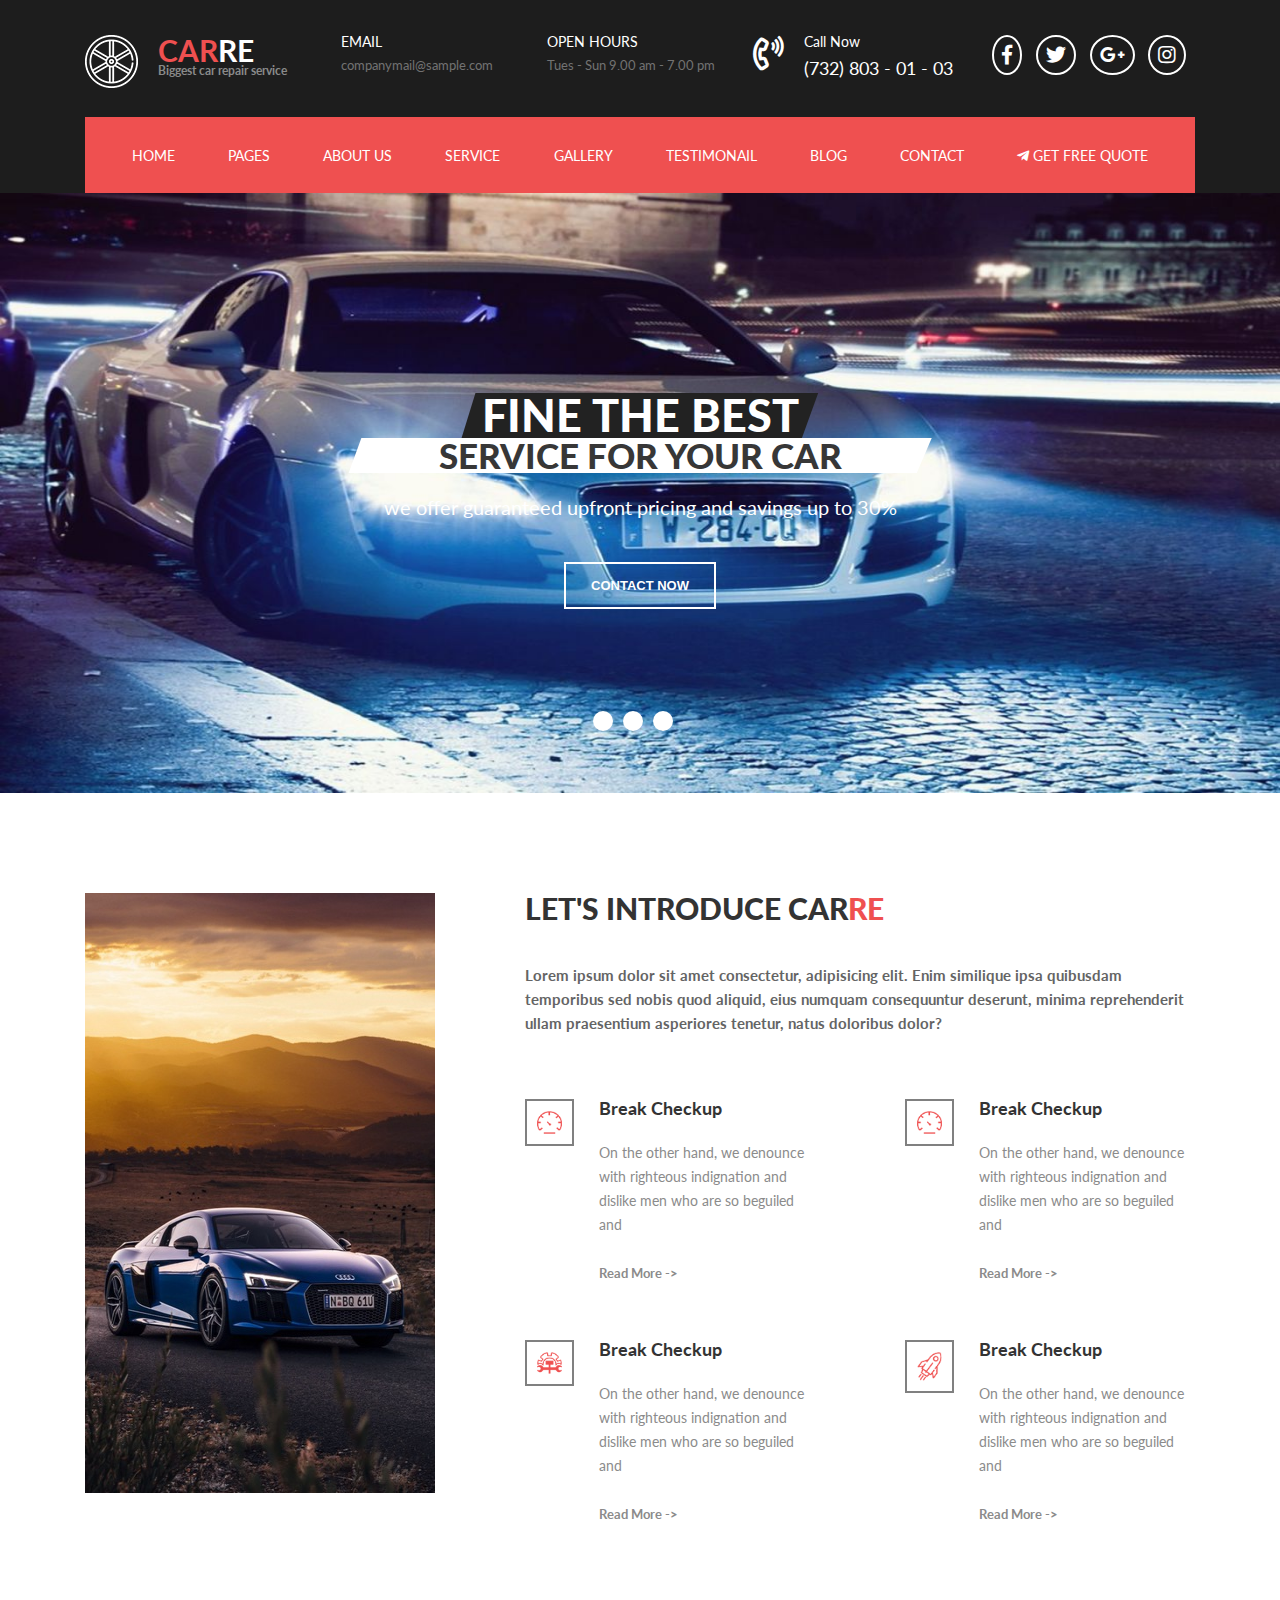
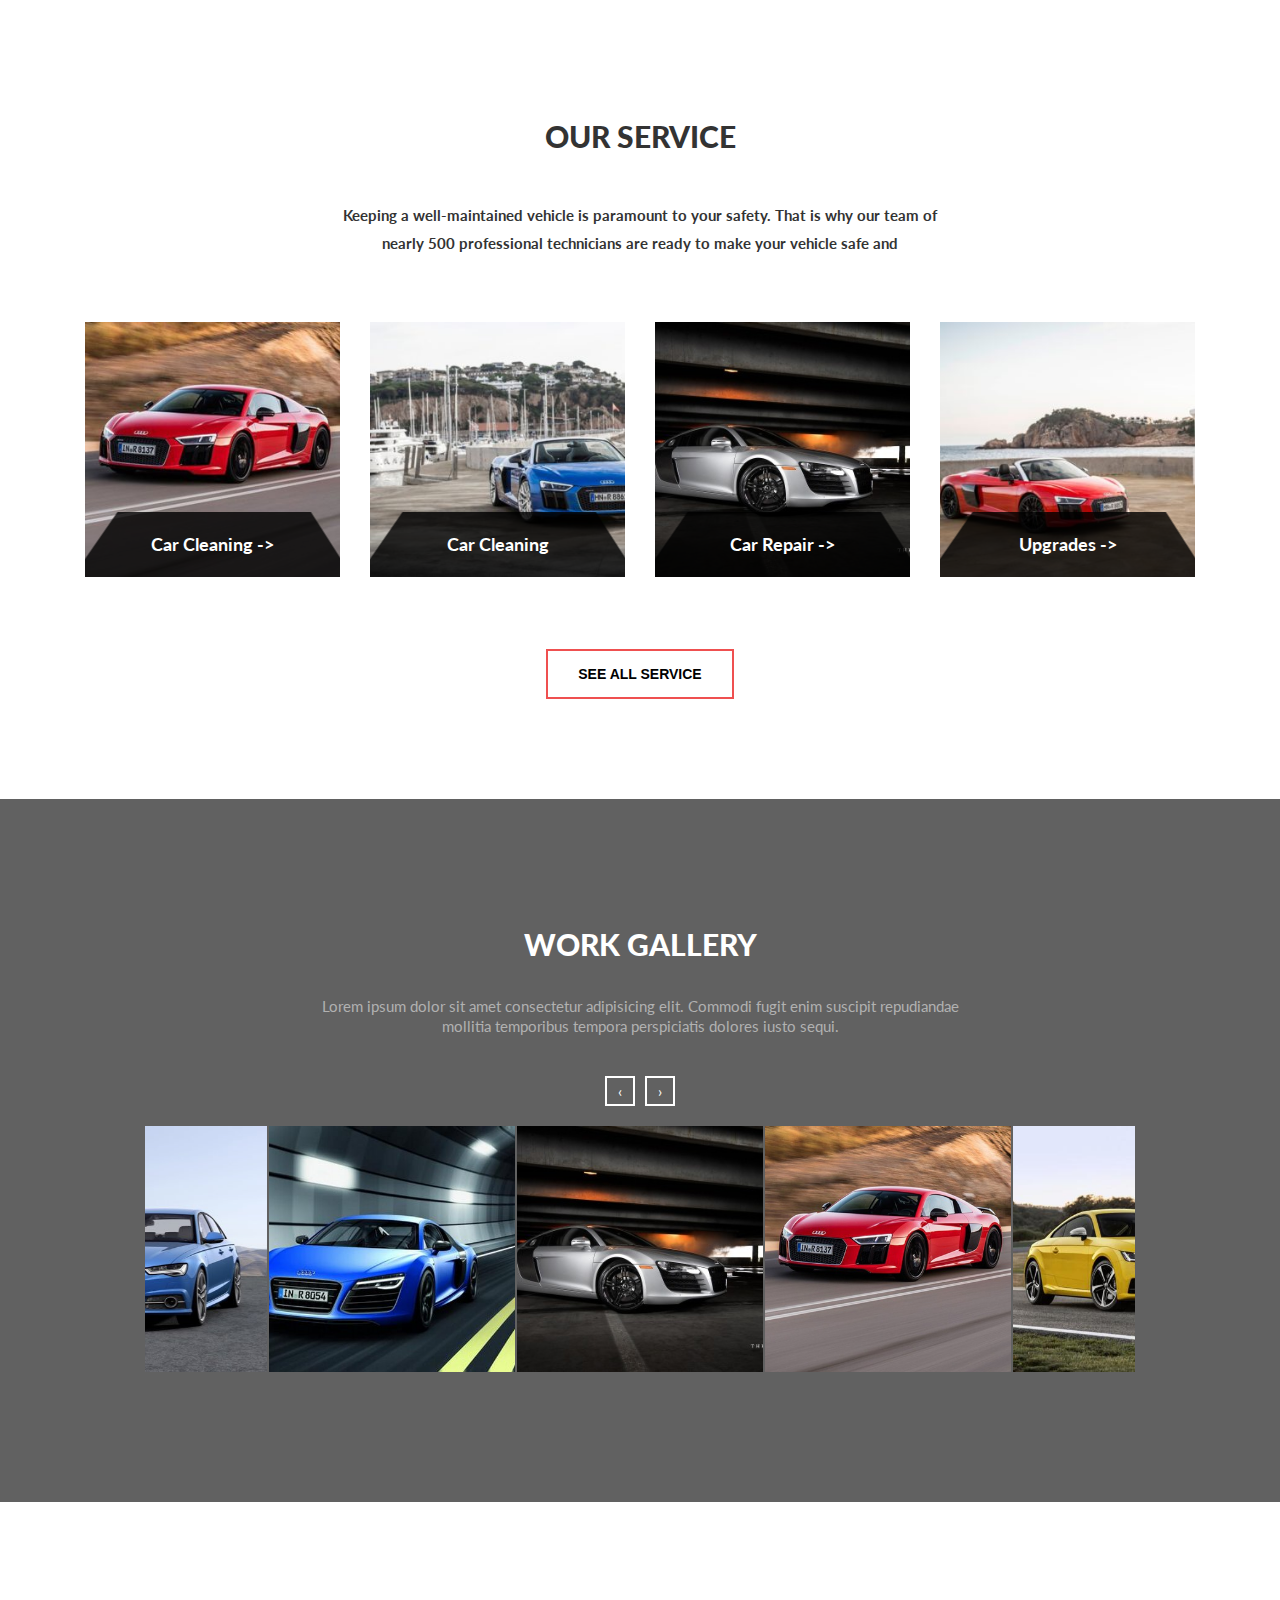
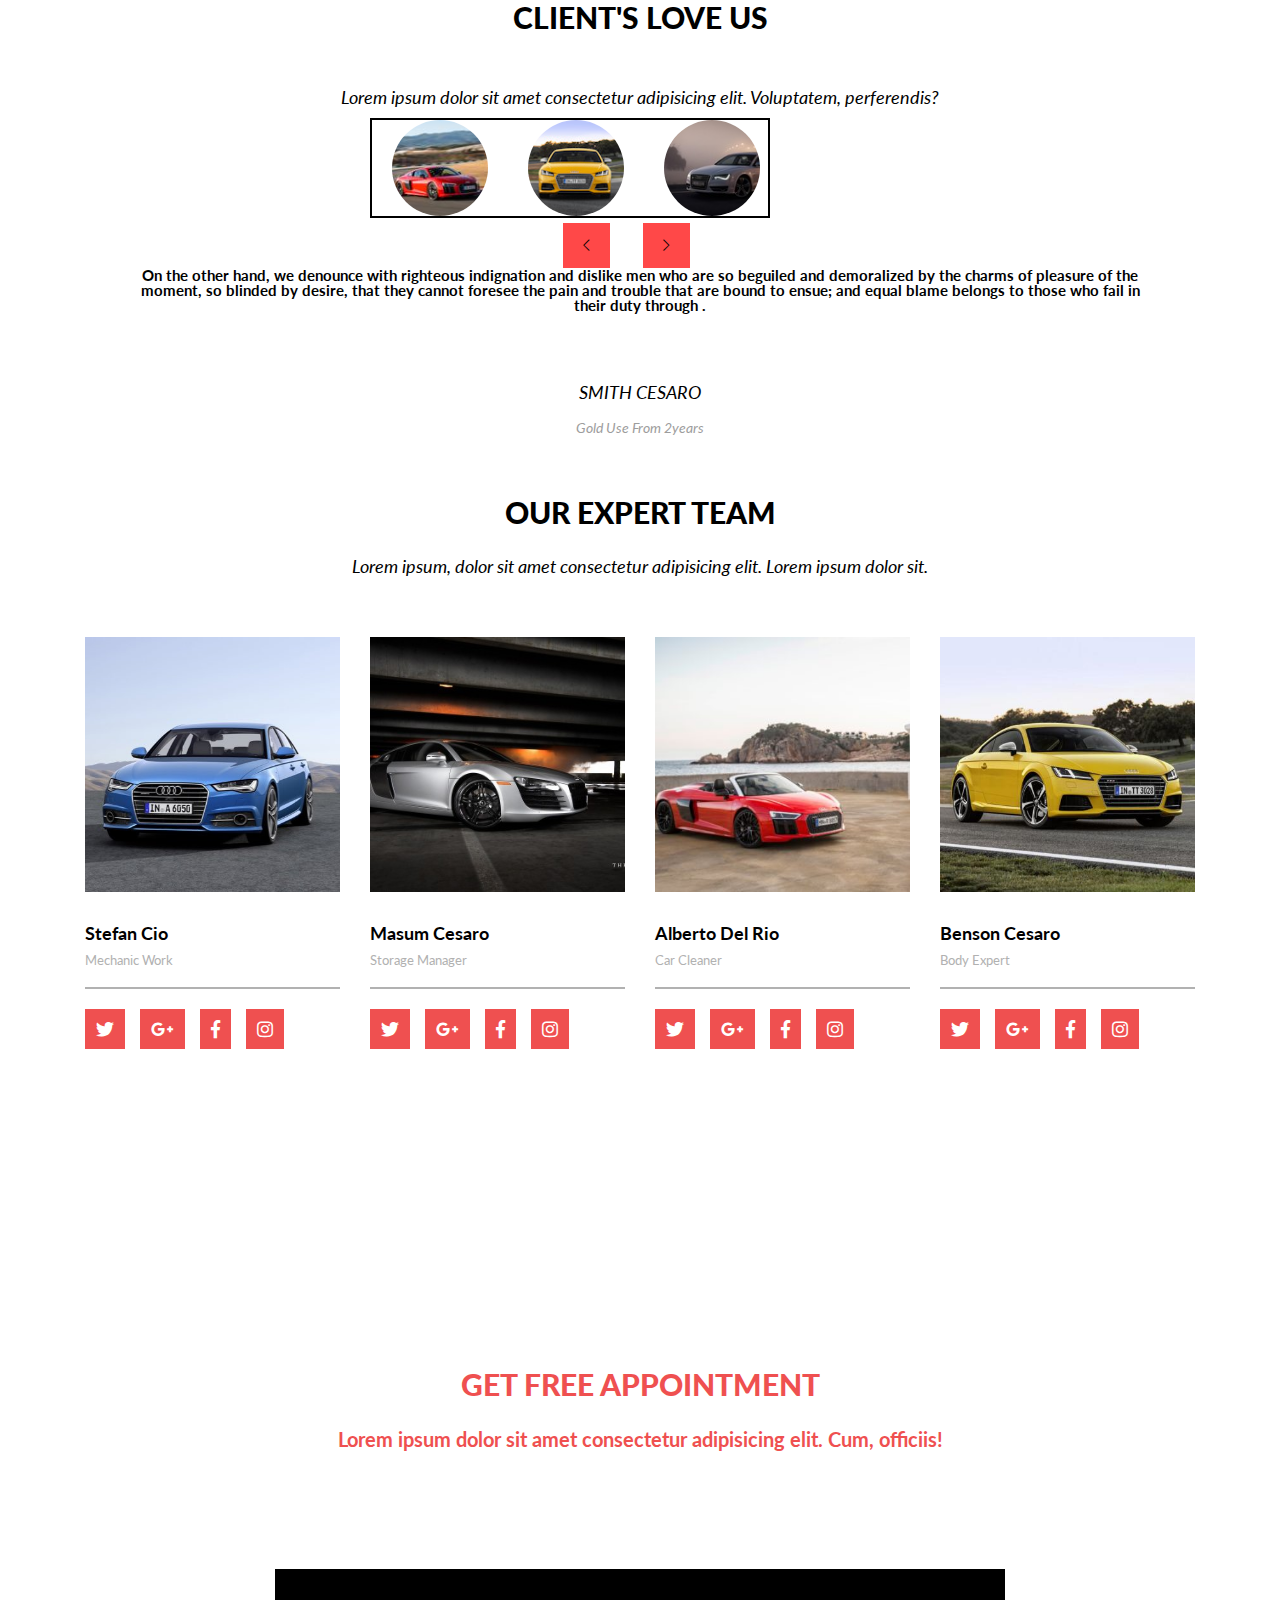
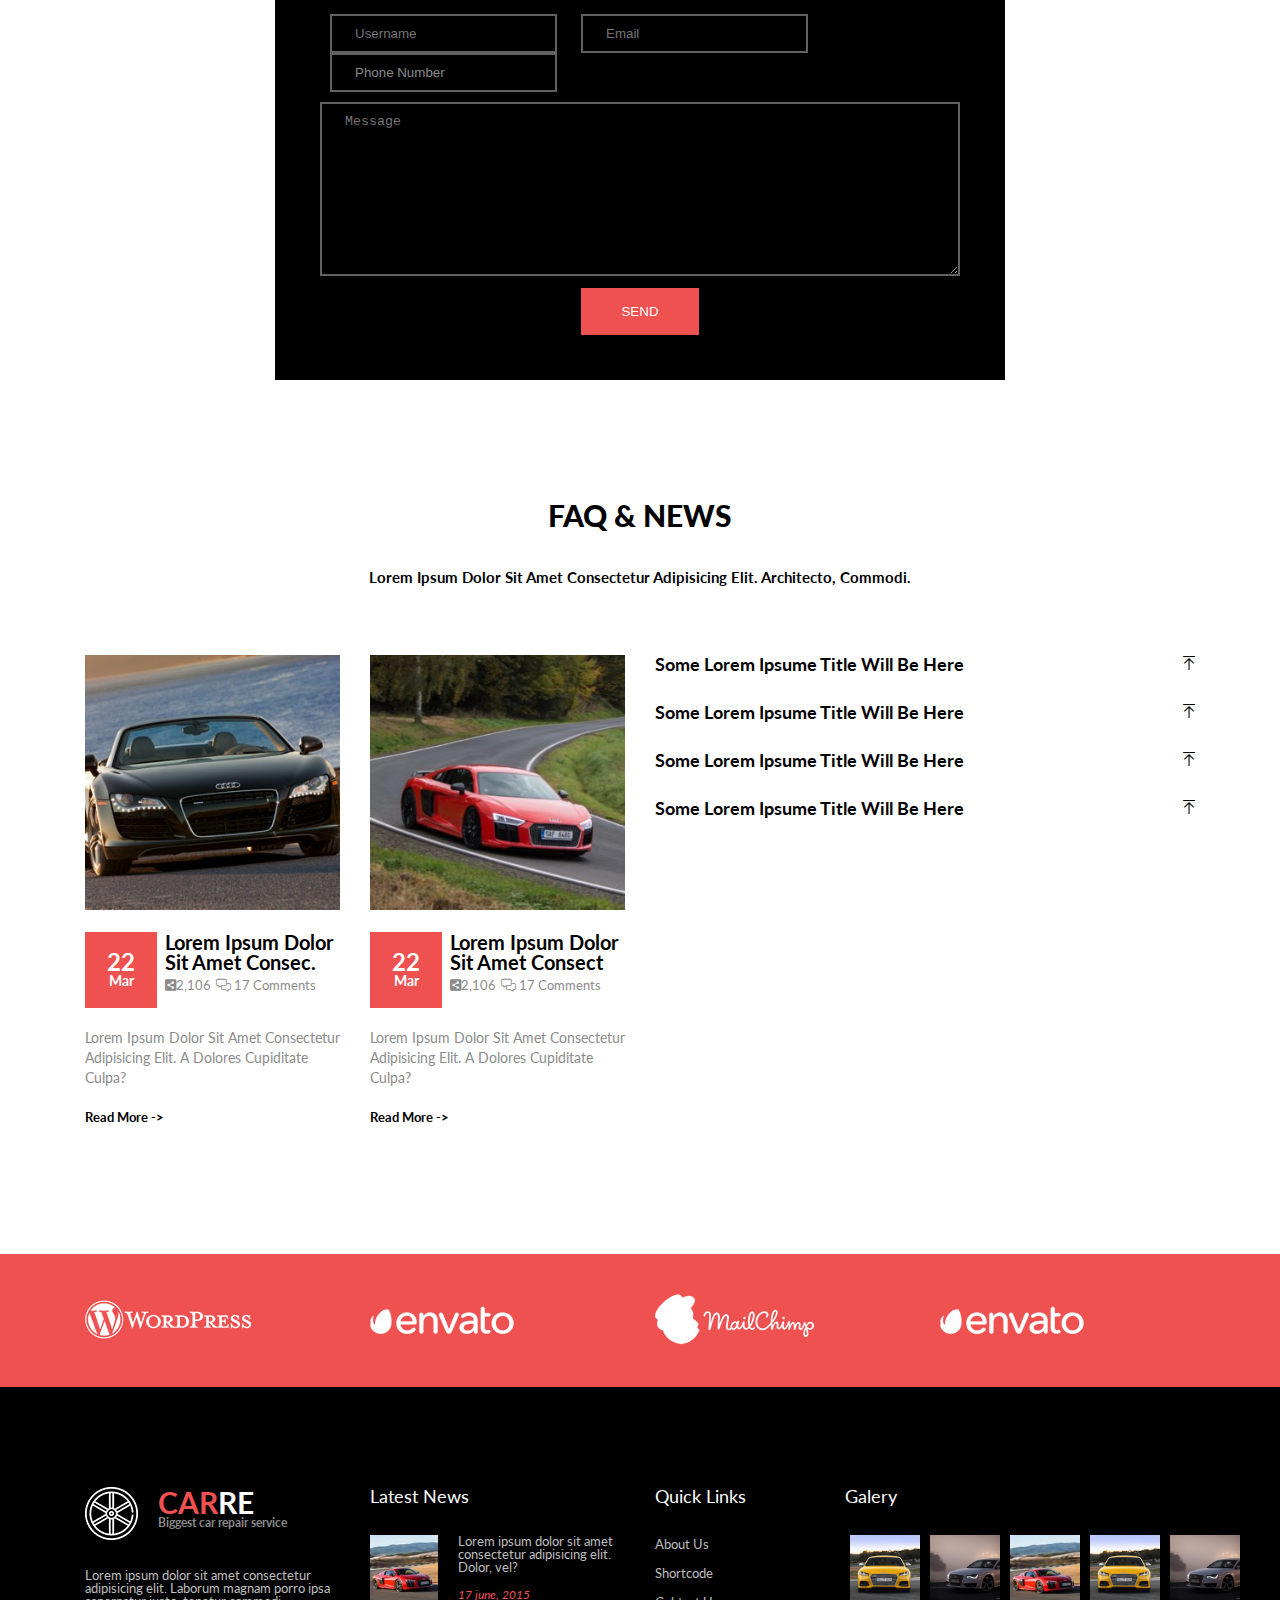
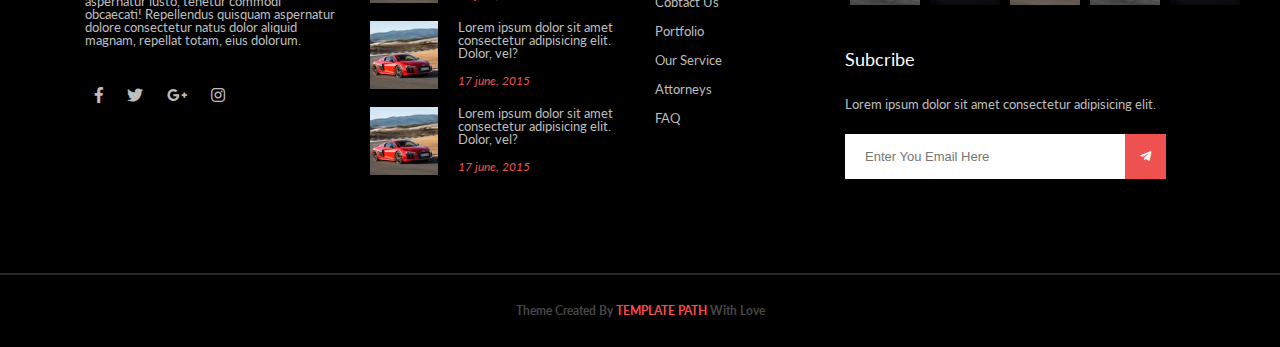
<file: project/1/index.html>
<!DOCTYPE html>
<html lang="en">

<head>
    <meta charset="UTF-8">
    <meta name="viewport" content="width=device-width, initial-scale=1.0">
    <title>StarWars</title>
    <link rel="stylesheet" href="./Libs/css/owl.carousel.min.css">
    <link rel="stylesheet" href="Libs/reset.css">
    <link rel="stylesheet" href="Libs/css/bootstrap-grid.min.css">
    <link rel="stylesheet" href="Libs/css/font-awesome.css">
    <link rel="stylesheet" href="Libs/css/all.css">
    <link href="https://fonts.googleapis.com/css?family=Open+Sans:400,600,700&display=swap" rel="stylesheet">
    <link href="https://fonts.googleapis.com/css?family=Lato:100,100i,300,300i,400,700,900&display=swap"
        rel="stylesheet">
    <link rel="stylesheet" href="css/style.min.css">
</head>

<body>

    <!-- ========== header starting ========== -->

    <header>

        <div class="header_top">
            <div class="container">
                <div class="row  justify-content-center justify-content-md-start justify-content-lg-between ">
                    <div class="col-md-auto col-sm-6">
                        <div class="logo_box">
                            <div class="logo_img"><img src="./img/logo.png" alt="logo photo"></div>
                            <a href="./index.html" id="logo" class="logo"><span>car</span>re <span
                                    class="logo_bottom">Biggest car
                                    repair service</span></a>
                        </div>
                    </div>
                    <div class="col-md-auto col-sm-6 d-md-none d-sm-block ">
                        <div class="social_icon">
                            <a href="#facebook"><i class="fab fa-facebook-f"></i> </a>
                            <a href="#twitter"><i class="fab fa-twitter"></i> </a>
                            <a href="#google"><i class="fab fa-google-plus-g"></i></a>
                            <a href="#instagram"><i class="fab fa-instagram"></i></a>
                        </div>
                    </div>
                    <div class="col-auto d-none d-sm-block">
                        <p class="header_contact"> email</p>
                        <a class="header_info"> companymail@sample.com</a>
                    </div>
                    <div class="col-auto d-none d-sm-block">
                        <p class="header_contact"> Open hours</p>
                        <a class="header_info"> Tues - Sun 9.00 am - 7.00 pm</a>
                    </div>
                    <div class="col-auto d-none d-sm-block">
                        <div class="row">
                            <div class="phone_box">
                                <div class="icons_phone"><i class="far fa-phone-volume"></i></div>
                                <a href="#!" id="phone" class="phones">
                                    <p class="header_contact"> Call Now</p> <span class="logo_bottom">(732) 803 - 01 -
                                        03</span>
                                </a>



                            </div>
                        </div>
                    </div>
                    <div class="col-auto d-none d-lg-block ">
                        <div class="social_icon">
                            <a href="#facebook"><i class="fab fa-facebook-f"></i> </a>
                            <a href="#twitter"><i class="fab fa-twitter"></i> </a>
                            <a href="#google"><i class="fab fa-google-plus-g"></i></a>
                            <a href="#instagram"><i class="fab fa-instagram"></i></a>
                        </div>
                    </div>

                </div>

            </div>

            <nav>
                <div class="container">
                    <div class="navbar">
                        <ul class="nav ">
                            <li> <a href="#home">home</a></li>
                            <li><a href="#pages">pages</a></li>
                            <li><a href="#about us">about us</a></li>
                            <li><a href="#service">service</a></li>
                            <li><a href="#gallery">gallery</a></li>
                            <li><a href="#testimonail">testimonail</a></li>
                            <li><a href="#blog">blog</a> </li>
                            <li><a href="#contact us">contact</a></li>
                            <li><a class="telegram" href="#telegram">
                             <i class="fab fa-telegram-plane"></i> get free quote</a></li>
                        </ul>


                         
                            <button href="#!" id="bars"><i class="fas fa-arrow-alt-from-top"></i></button>
                        
                    </div>

                </div>


            </nav>


        </div>



        <div class="owl-carousel d-none d-md-block">
            <div class="carosel_img">
                <img src="./img/carousel_01.jpg" alt="cars">
                <div class="carousel_text">
                    <div class="text_black">
                        <h1>fine the best</h1>
                    </div>
                    <div class="text_white">
                        <h2> service for your car</h2>
                    </div>
                    <p>we offer guaranteed upfront pricing and savings up to 30%</p>
                    <button class="btn_contact">contact now</button>
                      
                </div>
            </div>
            <div class="carosel_img">
                <img src="./img/carousel_02.jpg" alt="cars">
                <div class="carousel_text">
                    <div class="text_black">
                        <h1>fine the best</h1>
                    </div>
                    <div class="text_white">
                        <h2> service for your car</h2>
                    </div>
                    <p>we offer guaranteed upfront pricing and savings up to 30%</p>
                    <button class="btn_contact">contact now</button>
                    
                </div>
            </div>
            <div class="carosel_img">
                <img src="./img/carousel_03.jpg" alt="cars">
                <div class="carousel_text">
                    <div class="text_black">
                        <h1>fine the best</h1>
                    </div>
                    <div class="text_white">
                        <h2> service for your car</h2>
                    </div>
                    <p>We offer guaranteed upfront pricing and savings up to 30%</p>
                    <button class="btn_contact">contact now</button>
                    
                </div>
            </div>

            

        </div>
        <div class="contact_modal ">
            <p>My contact</p>
            <a href="#"> <i class="fas fa-mobile-alt"></i>(732) 803 - 01 - 03</a>
             <p>My email</p>
            <a href="#"> <i class="fas fa-envelope-open-text"></i>companymail@sample.com </a>
            <button class="contact_close"><i class="fas fa-window-close"></i></button>
        </div>
        <div class="modal_bg_opacity">
        </div>

    </header>


    <!-- ========== section starting ========== -->

    <section>
 <!-- =======  section_introduce ======= -->
        <div class="section_introduce">
            <div class="container">
                <div class="row justify-content-between">
                    <div class="col-lg-4 ">
                        <div class="section_introduce_img">
                            <img src="./img/section_02.jpg" alt="">
                        </div>
                    </div>
                    <div class="col-lg-8">
                        <h2>let's introduce car<span>re</span></h2>
                        <p>Lorem ipsum dolor sit amet consectetur, adipisicing elit. Enim similique ipsa quibusdam
                            temporibus sed nobis quod aliquid, eius numquam consequuntur deserunt, minima reprehenderit
                            ullam praesentium asperiores tenetur, natus doloribus dolor?</p>
                        <div class="row">
                            <div class="col-md-6">
                                <div class="d-flex">
                                    <div class="introduce_img">
                                        <img src="./img/icons 02.png" alt="imges">
                                    </div>
                                    <div class="introduce_text">
                                        <h3>break checkup</h3>
                                        <p>On the other hand, we denounce with righteous indignation and dislike men who
                                            are so beguiled and

                                        </p>

                                        <a class="intorduce_read">read more -></a>
                                    </div>
                                </div>
                            </div>
                            <div class="col-md-6">
                                <div class="d-flex">
                                    <div class="introduce_img">
                                        <img src="./img/icons 02.png" alt="imges">
                                    </div>
                                    <div class="introduce_text">
                                        <h3>break checkup</h3>
                                        <p>On the other hand, we denounce with righteous indignation and dislike men who
                                            are so beguiled and
                                        </p>

                                        <a class="intorduce_read">read more -></a>
                                    </div>
                                </div>
                            </div>
                            <div class="col-md-6">
                                <div class="d-flex">
                                    <div class="introduce_img">
                                        <img src="./img/icons 03.png" alt="imges">
                                    </div>
                                    <div class="introduce_text">
                                        <h3>break checkup</h3>
                                        <p>On the other hand, we denounce with righteous indignation and dislike men who
                                            are so beguiled and
                                        </p>

                                        <a class="intorduce_read">read more -></a>
                                    </div>
                                </div>
                            </div>
                            <div class="col-md-6">
                                <div class="d-flex">
                                    <div class="introduce_img">
                                        <img src="./img/icons 04.png" alt="imges">
                                    </div>
                                    <div class="introduce_text">
                                        <h3>break checkup</h3>
                                        <p>On the other hand, we denounce with righteous indignation and dislike men who
                                            are so beguiled and
                                        </p>

                                        <a class="intorduce_read">read more -></a>
                                    </div>
                                </div>
                            </div>
                        </div>
                    </div>
                </div>
            </div>
        </div>
<!-- =======  section_service ======= -->
        <div class="section_service">
            <div class="container">
                <div class="row justify-content-center">
                    <div class="col-6">
                        <h2>our service</h2>
                    </div>
                    <div class="col-lg-7">
                        <p>Keeping a well-maintained vehicle is paramount to your safety. That is why our team of nearly 500 professional technicians are ready to make your vehicle safe and</p>
                    </div>
                    <div class="service_box"> 
                          <div class="col-lg-3 col-md-6">
                            <div id="first"  class="service_info  ">
                                <div class="service_img">
                                    <img src="./img/section_03.jpg" alt=""> <div class="bottom_img">
                                    <p>car cleaning -></p>
                                </div>
                                </div>
                                <div id="first" class="service_text">
                                    <p class="service_theme">Inspection</p>
                                    <p>Lorem ipsum dolor, sit amet consectetur adipisicing..</p>
                                    <p class="read_more">Lorem ipsum dolor, sit amet consectetur adipisicing..</p>
                                    <button class="service_btn">read more</button>
                                </div>
                               
                            </div>
                        </div>
                        <div class="col-lg-3 col-md-6">
                            <div id="second" class="service_info">
                                <div class="service_img">
                                    <img src="./img/section_04.jpg" alt="">
                                    <div class="bottom_img">
                                        <p>car cleaning</p>
                                    </div>
                                </div>
                                <div id="second" class="service_text">
                                    <p class="service_theme">Inspection</p>
                                    <p>Lorem ipsum dolor, sit amet consectetur adipisicing..</p>
                                    <p class="read_more">Lorem ipsum dolor, sit amet consectetur adipisicing..</p>
                                    <button class="service_btn">read more</button>
                                </div>
                                
                            </div>
                        </div>
                        <div class="col-lg-3 col-md-6">
                            <div  id="third" class="service_info">
                                <div class="service_img">
                                    <img src="./img/section_05.jpg" alt="">
                                    <div class="bottom_img">
                                        <p>car repair -></p>
                                    </div>
                                </div>
                                <div id="third" class="service_text">
                                    <p class="service_theme">Inspection</p>
                                    <p>Lorem ipsum dolor, sit amet consectetur adipisicing.</p>
                                    <p class="read_more">Lorem ipsum dolor, sit amet consectetur adipisicing..</p>
                                    <button class="service_btn">read more</button>
                                </div>
                                 
                            </div>
                        </div>
                        <div class="col-lg-3 col-md-6">
                            <div id="four" class="service_info">
                                <div class="service_img">
                                    <img src="./img/section_06.jpg" alt="">
                                    <div class="bottom_img">
                                        <p>  upgrades -></p>
                                    </div>
                                </div>
                                <div id="four" class="service_text">
                                    <p class="service_theme">Inspection</p>
                                    <p>Lorem ipsum dolor, sit amet consectetur adipisicing.</p>
                                    <p class="read_more">Lorem ipsum dolor, sit amet consectetur adipisicing..</p>
                                    <button class="service_btn">read more</button>
                                </div>
                                
                            </div>
                        </div>
                        <button class=" btn service-all">see all service</button>
                    </div>
                </div>
            </div>
        </div>
<!-- =======  section_gallery ======= -->
            <div class="section_gallery d-none d-lg-block">
                <div class="container">
                    <div class="row justify-content-center">
                        <div class="col-lg-5">
                            <h2>work gallery</h2>
                        </div>
                            <div class="col-lg-8">
                                <p>Lorem ipsum dolor sit amet consectetur adipisicing elit. Commodi fugit enim suscipit repudiandae mollitia temporibus tempora perspiciatis dolores iusto sequi.</p>
                            </div>

                            
                            <div class="col-lg-12">
                                <div class="owl-carousel ">
                                     <div class="gallaery_img">
                                         <img src="./img/section_05.jpg" alt="">
                                     </div>
                                     <div class="gallaery_img">
                                        <img src="./img/section_11.jpg" alt="">
                                    </div>
                                    <div class="gallaery_img">
                                        <img src="./img/section_07.jpg" alt="">
                                    </div>
                                    <div class="gallaery_img">
                                        <img src="./img/section_08.jpg" alt="">
                                    </div>
                                    <div class="gallaery_img">
                                        <img src="./img/section_09.jpeg" alt="">
                                    </div>
                                    
                                  </div>
                            </div>
                        




                    </div>
                </div>
            </div>
<!-- =======  section_team ======= -->
            <div class="section_team">
                <div class="container">
                    <h2>client's love us</h2>
                    <p>Lorem ipsum dolor sit amet consectetur adipisicing elit. Voluptatem, perferendis?</p>
                    <div class="row justify-content-center">
                        <div class="col-lg-6 d-none d-lg-block">
                            <div class="team_carousel">
                                <div class="team_carousel_img">
                                       <img class="hh" src="./img/section_100x100.jpg" alt="">
                                       <img src="./img/section_100x100_2.jpg" alt="">
                                   <img src="./img/section_100x100_3.jpg" alt="">
                                   <img src="./img/section_100x100.jpg" alt="">
                                   <img src="./img/section_100x100_2.jpg" alt="">
                               <img src="./img/section_100x100_3.jpg" alt="">
                                </div>
                                <button class="btn prev"><i class="fal fa-chevron-left"></i></button>
                            <button class="btn  next"><i class="fal fa-chevron-right"></i></button>
                               </div>
                        </div>
                        <div class="col-lg-11">
                            <p>On the other hand, we denounce with righteous indignation and dislike men who are so beguiled and demoralized by the charms of pleasure of the moment, so blinded by desire, that they cannot foresee the pain and trouble that are bound to ensue; and equal blame belongs to those who fail in their duty through 
                                .</p>
                            <p class="team_surname">Smith Cesaro <span>gold use from 2years</span></p>    
                        </div>

                    </div>

                    <div class="row justify-content-center">
                        <div class="col-lg-5">
                            <h2>our expert team</h2>
                        </div>
                        <div class="col-lg-8">
                            <p class="expert_team">Lorem ipsum, dolor sit amet consectetur adipisicing elit. Lorem ipsum dolor sit. </p>
                        </div>
                    </div>
                        <div class="row ">
                        <div class="col-lg-3 col-md-6 ">
                            <div class="imges_expert_team">
                                <img src="./img/section_08.jpg" alt="">
                            </div>
                            <div class="expert_text">
                                <h3>Stefan cio <span>mechanic work</span></h3>
                                <div class="expert_icons">
                                    <a href="#"><i class="fab fa-twitter"></i></a>
                                    <a href="#"><i class="fab fa-google-plus-g"></i></a>
                                    <a href="#"><i class="fab fa-facebook-f"></i></a>
                                    <a href="#"><i class="fab fa-instagram"></i></a>
                                </div>
                            </div>
                        </div>
                        <div class="col-lg-3 col-md-6 ">
                            <div class="imges_expert_team">
                                <img src="./img/section_05.jpg" alt="">
                            </div>
                            <div class="expert_text">
                                <h3>Masum cesaro <span>storage manager</span></h3>
                                <div class="expert_icons">
                                    <a href="#"><i class="fab fa-twitter"></i></a>
                                    <a href="#"><i class="fab fa-google-plus-g"></i></a>
                                    <a href="#"><i class="fab fa-facebook-f"></i></a>
                                    <a href="#"><i class="fab fa-instagram"></i></a>
                                </div>
                            </div>
                        </div>
                        <div class="col-lg-3 col-md-6 ">
                            <div class="imges_expert_team">
                                <img src="./img/section_06.jpg" alt="">
                            </div>
                            <div class="expert_text">
                                <h3>Alberto del rio <span>car cleaner</span></h3>
                                <div class="expert_icons">
                                    <a href="#"><i class="fab fa-twitter"></i></a>
                                    <a href="#"><i class="fab fa-google-plus-g"></i></a>
                                    <a href="#"><i class="fab fa-facebook-f"></i></a>
                                    <a href="#"><i class="fab fa-instagram"></i></a>
                                </div>
                            </div>
                        </div>
                        <div class="col-lg-3 col-md-6 ">
                            <div class="imges_expert_team">
                                <img src="./img/section_07.jpg" alt="">
                            </div>
                            <div class="expert_text">
                                <h3>benson cesaro <span>body expert</span></h3>
                                <div class="expert_icons">
                                    <a href="#"><i class="fab fa-twitter"></i></a>
                                    <a href="#"><i class="fab fa-google-plus-g"></i></a>
                                    <a href="#"><i class="fab fa-facebook-f"></i></a>
                                    <a href="#"><i class="fab fa-instagram"></i></a>
                                </div>
                            </div>
                        </div>
                    </div>
                </div>

            </div>
<!-- =======  section_from ======= -->

            <div class="section_form">
                <div class="container">
                    <h3>get free appointment</h3>
                <p>Lorem ipsum dolor sit amet consectetur adipisicing elit. Cum, officiis!</p>
                <div class="row justify-content-center">
                    <div class="col-lg-8">
                        <form class="forms" action="">
                            <input type="text" placeholder="Username"> 
                            <input type="email" placeholder="Email">
                            <input type="text" placeholder="Phone Number" value="Phone Number">
                            <textarea placeholder="Message" name="" id="" cols="30" rows="10"></textarea>
                            <button class="send">send</button>
                        </form>
                       
                    </div>
                </div>
                </div>
            </div>

<!-- =======  section_news ======= -->
            
            <div class="section_news">
                <div class="container">
                    <h2>faq & news</h2>
                    <p>Lorem ipsum dolor sit amet consectetur adipisicing elit. Architecto, commodi.</p>
                    <div class="row justify-content-md-center">
                        <div class="col-lg-3  col-md-6">
                            <div class="news_img">
                                <img src="./img/section300x300_02.jpg" alt="">
                            </div>
                            <div class="news_text">
                                <p class="data">22 <span>mar</span></p>
                                <p class="title">Lorem ipsum dolor sit amet consec. 
                                    <span> <i class="fas fa-share-alt-square"></i>2,106 </span> <span class="comments"><i class="fal fa-comments-alt"></i> 17 comments</span> </p>

                            </div>
                            <div class="news_text_bottom">
                                <p>Lorem ipsum dolor sit amet consectetur adipisicing elit. A dolores cupiditate culpa?</p>
                                <a href="#">Read More -></a>
                            </div>

                        </div>
                        <div class="col-lg-3 col-md-6">
                            <div class="news_img">
                                <img src="./img/section300x300_01.jpg" alt="">
                            </div>
                            <div class="news_text">
                                <p class="data">22 <span>mar</span></p>
                                <p class="title">Lorem ipsum dolor sit amet consect 
                                    <span> <i class="fas fa-share-alt-square"></i>2,106 </span> <span class="comments"><i class="fal fa-comments-alt"></i> 17 comments</span> </p>

                            </div>
                            <div class="news_text_bottom">
                                <p>Lorem ipsum dolor sit amet consectetur adipisicing elit. A dolores cupiditate culpa?</p>
                                <a href="#">Read More -></a>
                            </div>

                        </div>
                        <div class="col-lg-6">
                            <div class="news_tabs">
                                <div class="news_tabs_title">
                                    <h3>some lorem ipsume title will be here </h3><i class="fal fa-arrow-to-top"></i>
                                </div>
                                <div class="tabs_text">
                                    <p>Lorem ipsum dolor sit amet, consectetur adipisicing elit. Libero earum expedita iure dolores, quo mollitia, ipsa consectetur possimus ea maiores aliquid voluptate fugit eaque ratione.</p>
                                </div>
                            </div>
                            <div class="news_tabs">
                                <div class="news_tabs_title">
                                    <h3>some lorem ipsume title will be here </h3><i class="fal fa-arrow-to-top"></i>
                                </div>
                                <div class="tabs_text">
                                    <p>Lorem ipsum dolor sit amet, consectetur adipisicing elit. Libero earum expedita iure dolores, quo mollitia, ipsa consectetur possimus ea maiores aliquid voluptate fugit eaque ratione.</p>
                                </div>
                            </div>
                            <div class="news_tabs">
                                <div class="news_tabs_title">
                                    <h3>some lorem ipsume title will be here </h3><i class="fal fa-arrow-to-top"></i>
                                </div>
                                <div class="tabs_text">
                                    <p>Lorem ipsum dolor sit amet, consectetur adipisicing elit. Libero earum expedita iure dolores, quo mollitia, ipsa consectetur possimus ea maiores aliquid voluptate fugit eaque ratione.</p>
                                </div>
                            </div>
                            <div class="news_tabs">
                                <div class="news_tabs_title">
                                    <h3>some lorem ipsume title will be here </h3><i class="fal fa-arrow-to-top"></i>
                                </div>
                                <div class="tabs_text">
                                    <p>Lorem ipsum dolor sit amet, consectetur adipisicing elit. Libero earum expedita iure dolores, quo mollitia, ipsa consectetur possimus ea maiores aliquid voluptate fugit eaque ratione.</p>
                                </div>
                            </div>
                             
                        </div>
                    </div>
                </div>
            </div>

    </section>


    <!-- ========== footer starting ========== -->
    
    <footer>
        <div class="click_top">
            <button class="scroll_top"><i class="far fa-arrow-alt-circle-up"></i></button>
        </div>
        <div class="footer_top">
            <div class="container">
                <div class="row justify-content-between   align-items-center ">
                    <div class="col-sm-3 col-6 ">
                        <a href=""><img src="./img/wordprss.png" alt=""></a>
                    </div>
                    <div class="col-sm-3 col-6">
                        <a href=""><img src="./img/envato.png" alt=""></a>
                    </div>
                    <div class="col-sm-3 col-6">
                        <a href=""><img src="./img/chiago.png" alt=""></a>
                    </div>
                    <div class="col-sm-3 col-6">
                        <a href=""><img src="./img/envato.png" alt=""></a>
                    </div>
                </div>
            </div>
        </div>

        <div class="footer_bottom">
            <div class="container">
                <div class="row">
                    <div class="col-lg-3 col-sm-6">
                        <div class="logo_box">
                            <div class="logo_img"><img src="./img/logo.png" alt="logo photo"></div>
                            <a href="./index.html" id="logo" class="logo"><span>car</span>re <span
                                    class="logo_bottom">Biggest car
                                    repair service</span></a>
                        </div>
                        <p>Lorem ipsum dolor sit amet consectetur adipisicing elit. Laborum magnam porro ipsa aspernatur iusto, tenetur commodi obcaecati! Repellendus quisquam aspernatur dolore consectetur natus dolor aliquid magnam, repellat totam, eius dolorum.</p>
                        <div class="footer_social">
                            <a href="#facebook"><i class="fab fa-facebook-f"></i> </a>
                            <a href="#twitter"><i class="fab fa-twitter"></i> </a>
                            <a href="#google"><i class="fab fa-google-plus-g"></i></a>
                            <a href="#instagram"><i class="fab fa-instagram"></i></a>
                        </div>
                    </div>
                    <div class="col-lg-3 col-sm-6">
                        <h2>latest news</h2>
                        <div class="footer_news">
                            <div class="footer_img">
                                <img src="./img/section_100x100.jpg" alt="">
                            </div>
                            <div class="footer_text">
                                <p> Lorem ipsum dolor sit amet consectetur adipisicing elit. Dolor, vel?</p>
                                <span>17 june, 2015</span>
                            </div>
                        </div>
                        <div class="footer_news">
                            <div class="footer_img">
                                <img src="./img/section_100x100.jpg" alt="">
                            </div>
                            <div class="footer_text">
                               <p> Lorem ipsum dolor sit amet consectetur adipisicing elit. Dolor, vel?</p>
                                <span>17 june, 2015</span>
                            </div>
                        </div>
                        <div class="footer_news">
                            <div class="footer_img">
                                <img src="./img/section_100x100.jpg" alt="">
                            </div>
                            <div class="footer_text">
                                <p> Lorem ipsum dolor sit amet consectetur adipisicing elit. Dolor, vel?</p>
                                <span>17 june, 2015</span>
                            </div>
                        </div>
                    </div>
                    <div class="col-lg-2 col-sm-6">
                        <h2>quick links</h2>
                        <ul class="footer_links">
                            <li><a href="#!">About us</a></li>
                            <li><a href="#!">shortcode</a></li>
                            <li><a href="#!">cobtact us</a></li>
                            <li><a href="#!">portfolio</a></li>
                            <li><a href="#!">our service</a></li>
                            <li><a href="#!">Attorneys</a></li>
                            <li><a href="#!">FAQ</a></li>
                        </ul>
                    </div>
                    <div class="col-lg-4 col-sm-6">
                        <h2>galery</h2>
                        <div class="gallery">
                            <img src="./img/section_100x100_2.jpg" alt="">
                            <img src="./img/section_100x100_3.jpg" alt="">
                            <img src="./img/section_100x100.jpg" alt="">
                            <img src="./img/section_100x100_2.jpg" alt="">
                            <img src="./img/section_100x100_3.jpg" alt="">
                        </div>
                        <h2>subcribe</h2>
                            <p>Lorem ipsum dolor sit amet consectetur adipisicing elit.</p>
                            <form class="footer_forms" action="">
                                <input placeholder="enter you email here" type="text">
                                <button class="send"><i class="fab fa-telegram-plane"></i></button>
                            </form>

                    </div>
                </div>
            </div>
        </div>
        <p class="footer_end">theme created by <span>template path</span> with love</p>
    </footer>



    <script src="Libs/js/jquery.min.js"></script>
    <script src="./Libs/js/owl.carousel.min.js"></script>
    <script src="js/script.js"></script>
</body>

</html>
</file>
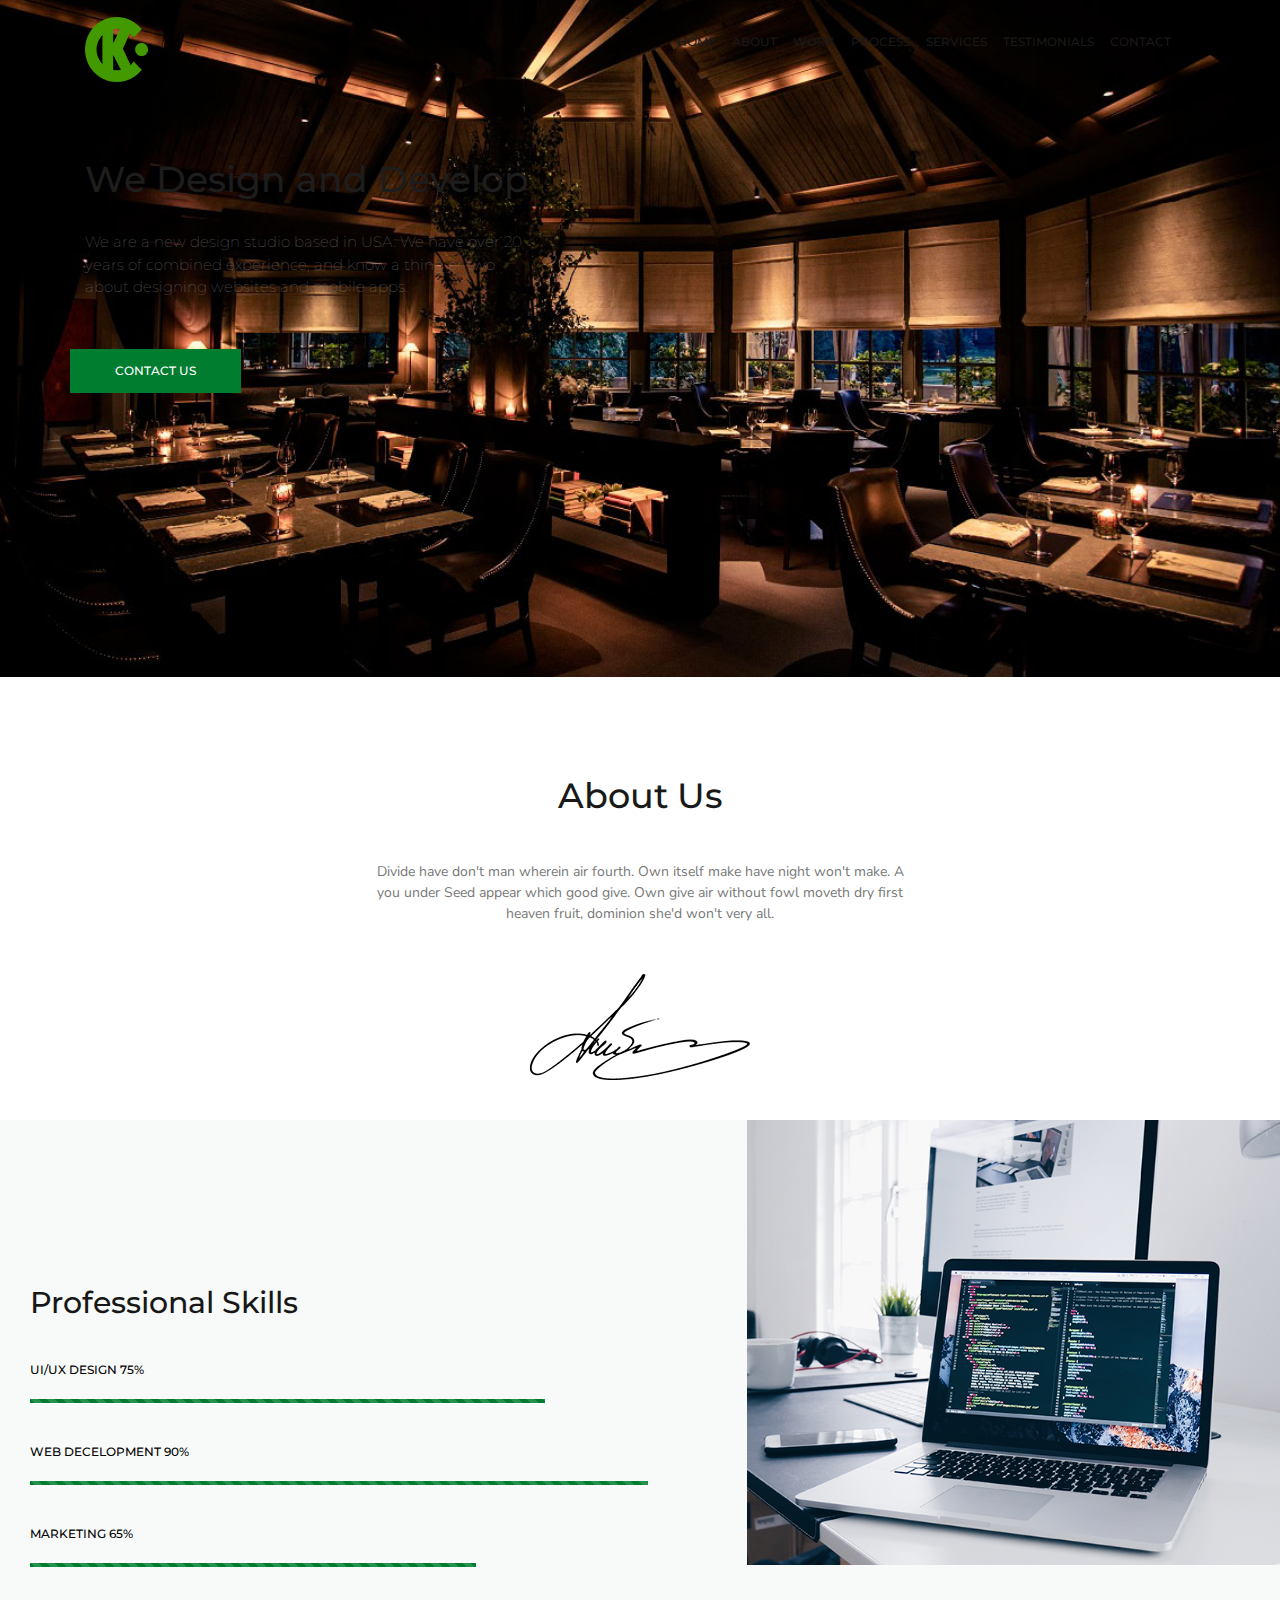
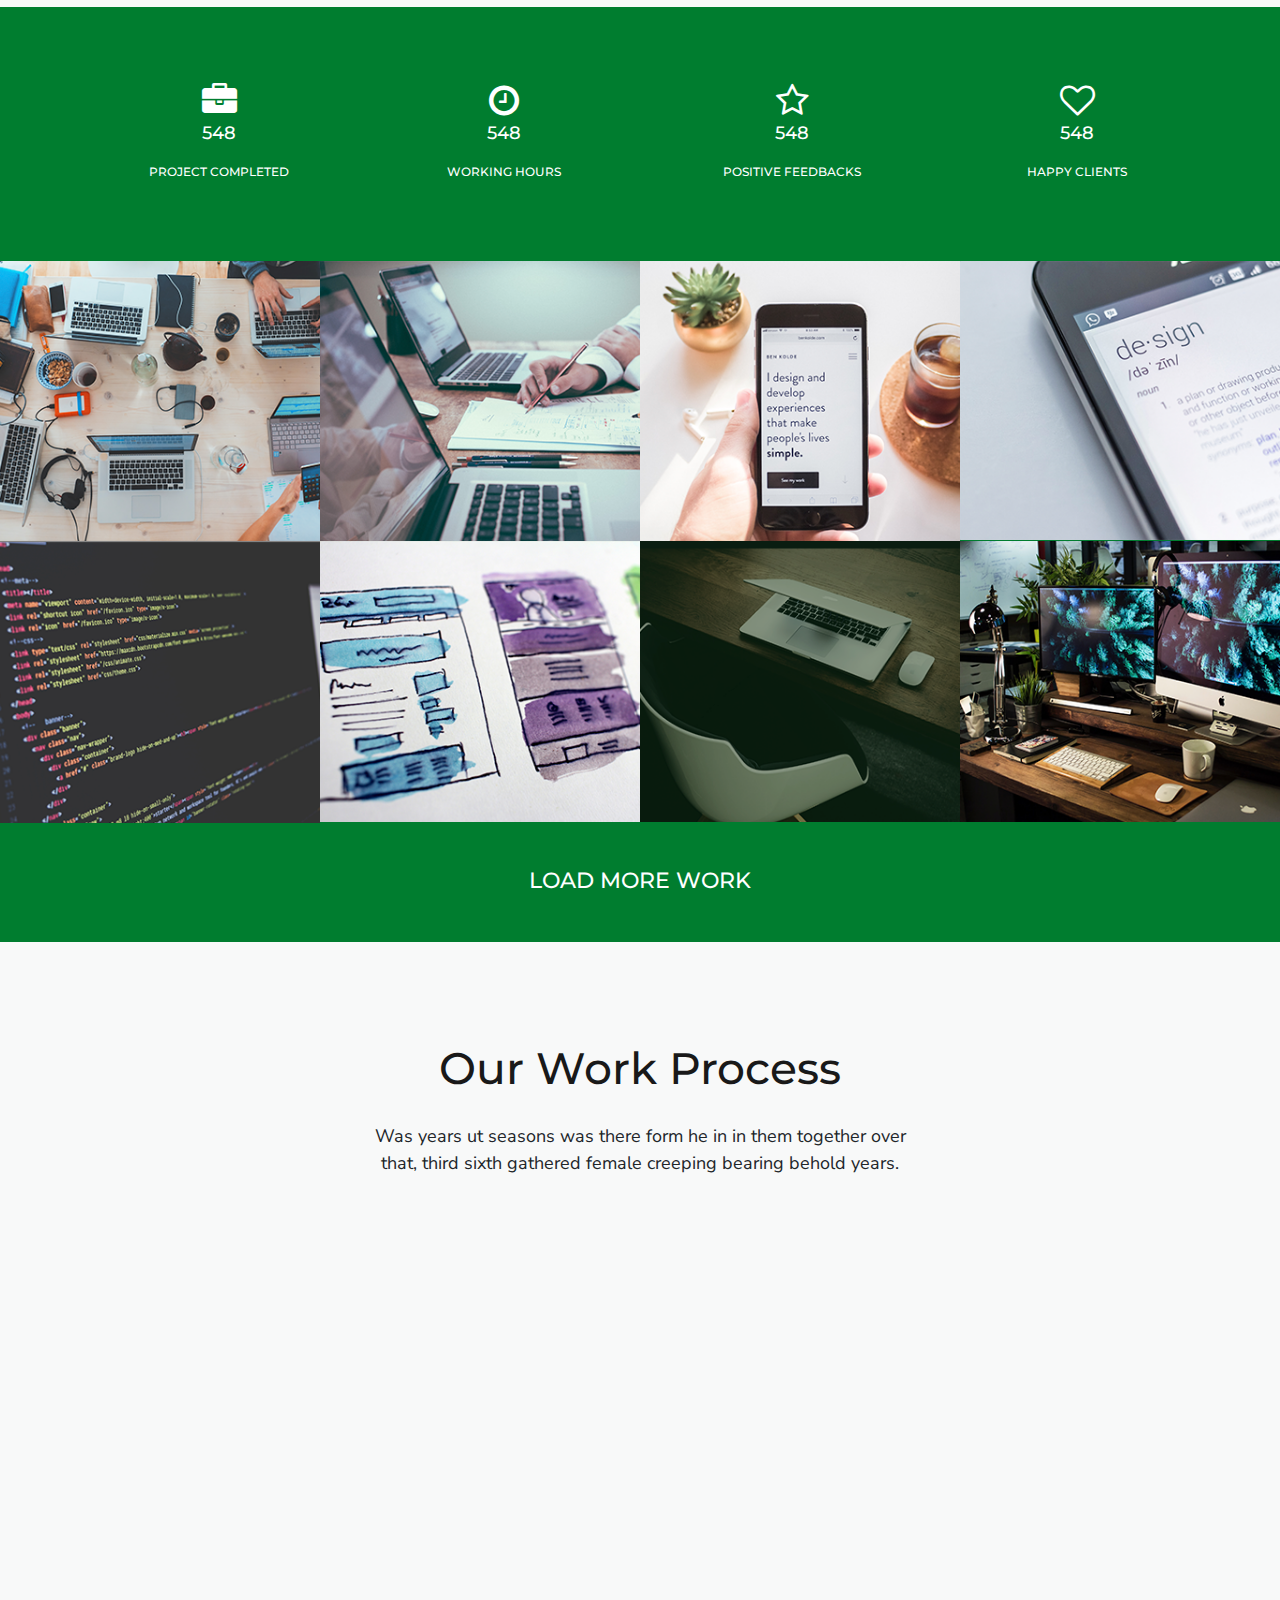
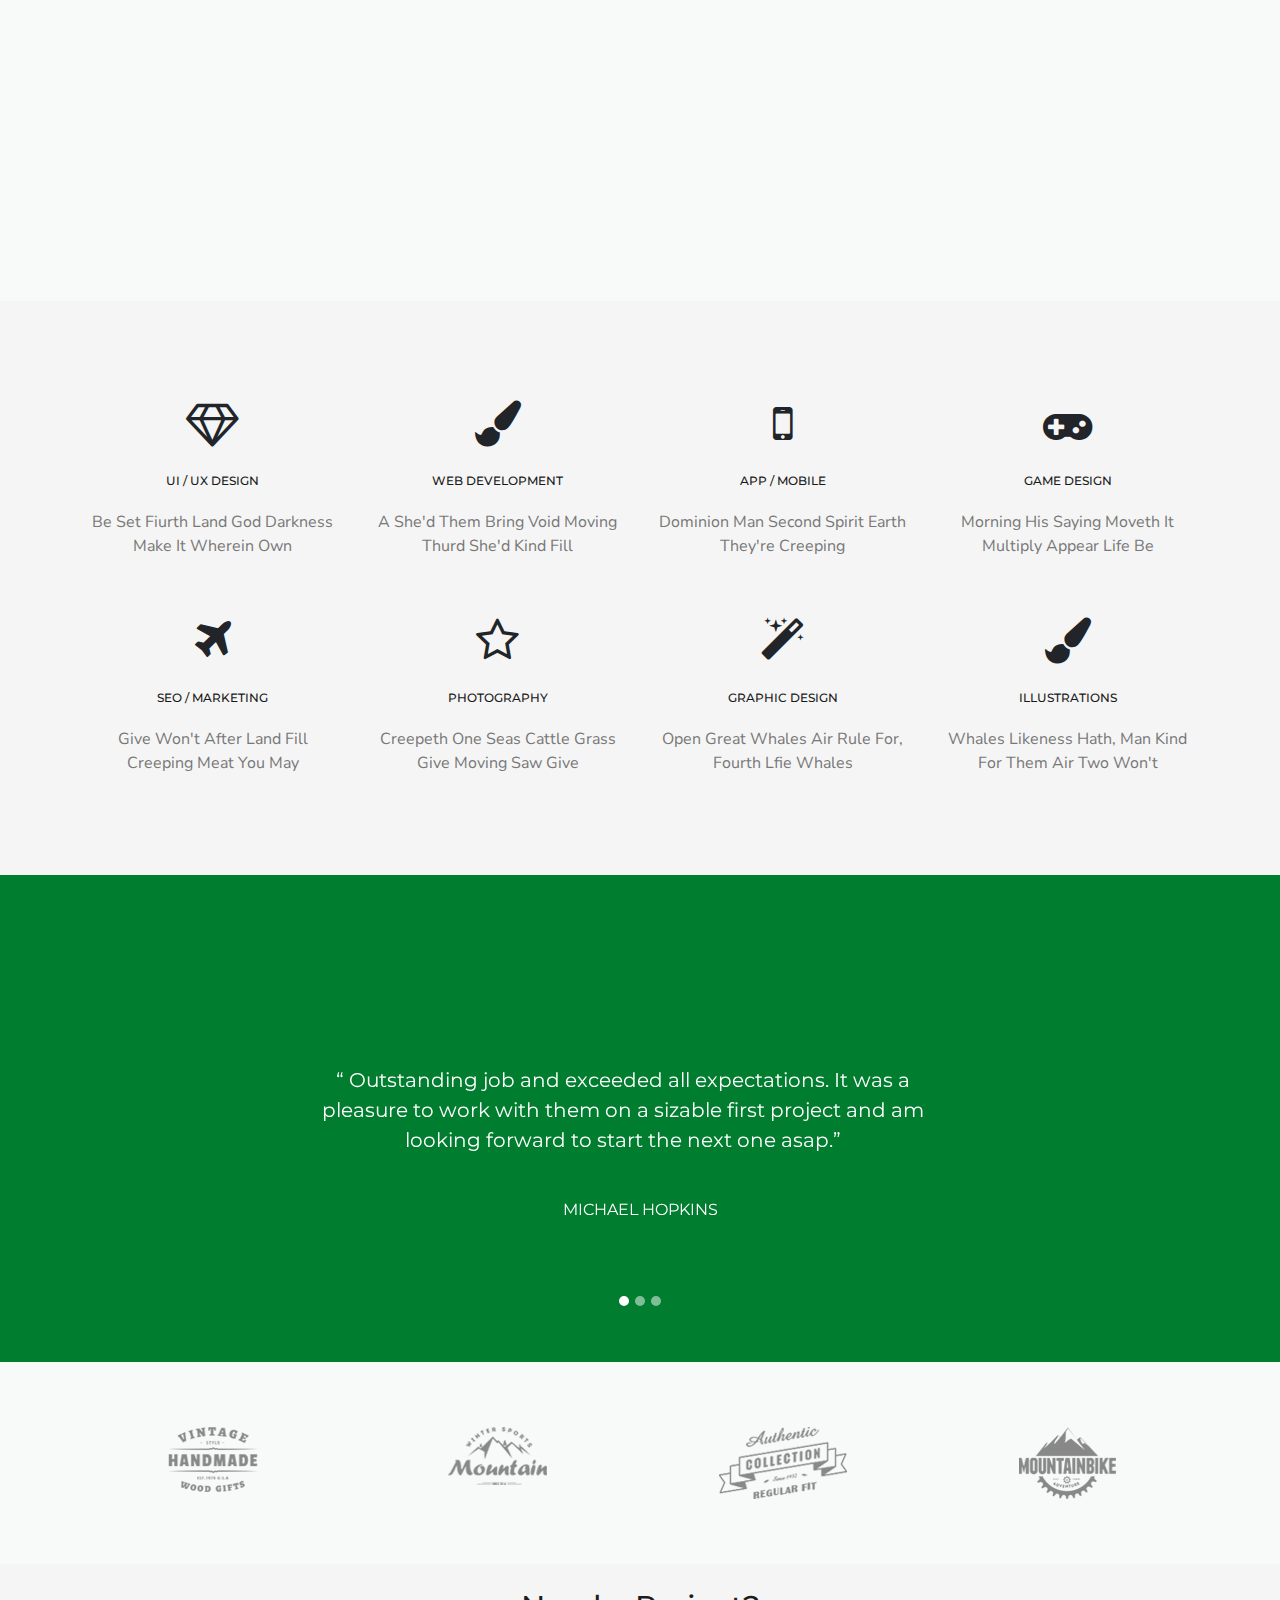
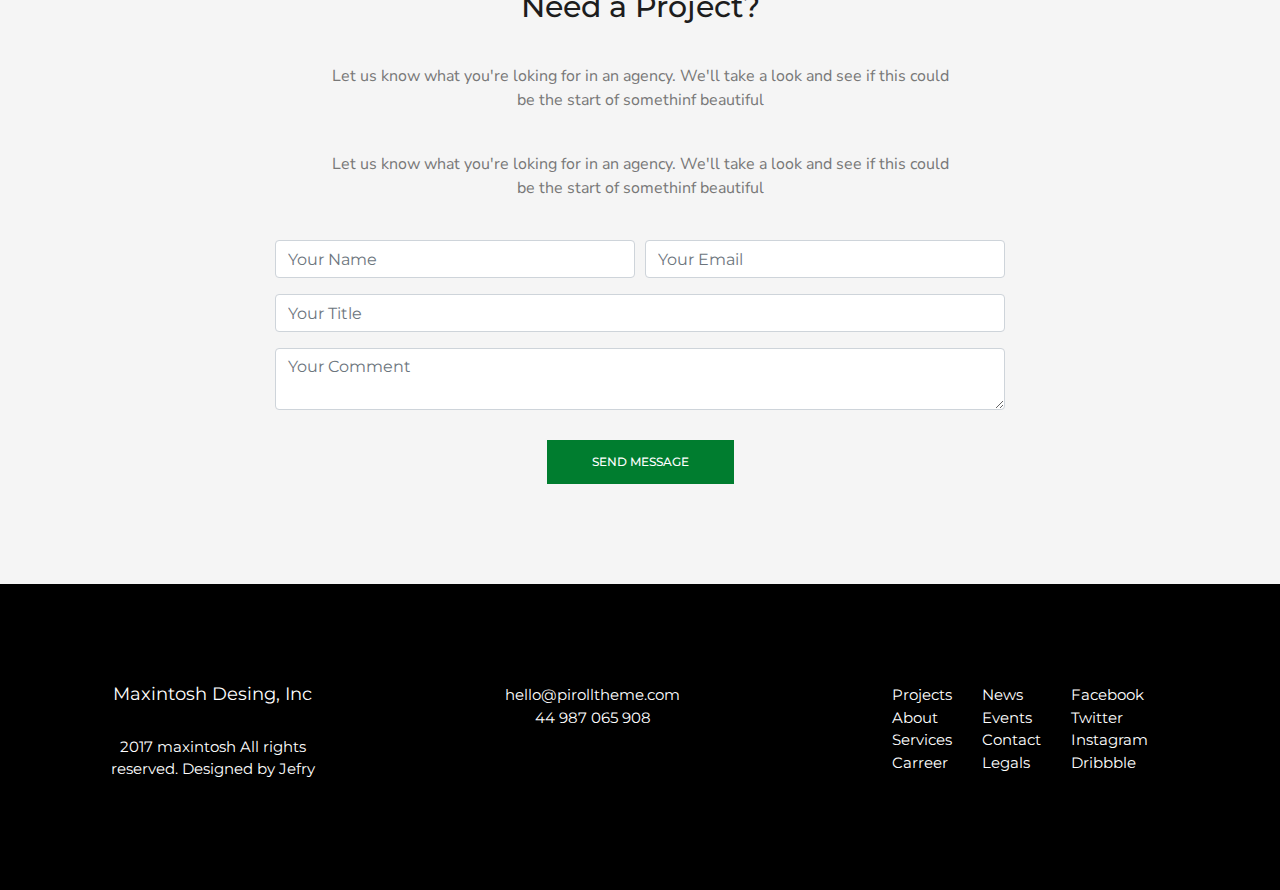
<file: project/10/index.html>
<!doctype html>
<html lang="en">

<head>
  <!-- Required meta tags -->
  <meta charset="utf-8">
  <meta name="viewport" content="width=device-width, initial-scale=1, shrink-to-fit=no">
  <!-- Bootstrap CSS -->
  <link rel="stylesheet" href="css/bootstrap.css">
  <link
    href="https://fonts.googleapis.com/css?family=Montserrat:100,300,400,500,600,700,800,900|Nunito+Sans:200,300,400,600,700,800,900&display=swap"
    rel="stylesheet">
  <link rel="stylesheet" href="./iconka/fonts/font-awesome.min.css">
  <link rel="stylesheet" href="css/style.css">
  <title>Project-10</title>
</head>

<body>

  <!----------------------------- Header Start ----------------------------->

  <header>
    <div class="container">
      <div class="row justify-content-between justify-content-md-between">
        <div class="col-auto">
          <a href="#!" class="logo"><img src="./images/01.png" alt=""></a>
        </div>
        <div class="col-lg-7 col-md-5 col-5 ">
          <nav class="navbar  navbar-expand-lg  justify-content-sm-end">
            <button class="navbar-toggler" type="button" data-toggle="collapse" data-target="#navbarNav"
              aria-controls="navbarNav" aria-expanded="false" aria-label="Toggle navigation">
              <i class="fa fa-bars"></i>
            </button>
            <div class="collapse navbar-collapse" id="navbarNav">
              <ul class="navbar-nav">
                <li class="nav-item active">
                  <a class="nav-link" href="home.html">Home <span class="sr-only">(current)</span></a>
                </li>
                <li class="nav-item">
                  <a class="nav-link" href="about.html">About</a>
                </li>
                <li class="nav-item">
                  <a class="nav-link" href="work.html">Work</a>
                </li>
                <li class="nav-item">
                  <a class="nav-link" href="process.html">Process</a>
                </li>
                <li class="nav-item">
                  <a class="nav-link" href="services.html">services</a>
                </li>
                <li class="nav-item">
                  <a class="nav-link" href="testimonials.html">testimonials</a>
                </li>
                <li class="nav-item">
                  <a class="nav-link" href="contact.html">contact</a>
                </li>
              </ul>
            </div>
          </nav>
        </div>
      </div>
      <div class="row flex-column align-items-center align-items-md-start">
        <div class="col-md-5 col-12 ">
          <h1>We Design and Develop</h1>
          <p>We are a new design studio based in USA. We have over
            20 years of combined experience, and know a thing or two
            about designing websites and mobile apps.</p>
        </div>
        <div class="co-auto">
          <button class="btn_stbl">contact us</button>
        </div>
      </div>
    </div>
  </header>
  <!----------------------------- Main Start ----------------------------->
  <main>
    <div class="container">
      <div class="row flex-lg-column    align-items-sm-center justify-content-sm-center  justify-content-center">
        <div class="col-auto col-sm-12">
          <h2>About Us</h2>
        </div>
        <div class="col-md-6 col-12">
          <p>
            Divide have don't man wherein air fourth. Own itself make have night won't make.
            A you under Seed appear which good give. Own give air without fowl moveth dry first
            heaven fruit, dominion she'd won't very all.
          </p>
        </div>
        <div class="col-auto col-md-6 col-12">
          <div class="main_img">
            <img src="./images/01.jpg.png" alt="">
          </div>
        </div>
      </div>
    </div>
  </main>

  <!----------------------------- Section Start ----------------------------->

  <section>
    <!------------------  Section_First ------------------>
    <div class="section_first d-flex justify-content-lg-between">
      <div class="container">
        <div class="col-lg-12">
          <h2>Professional Skills</h2>
          <div class="progress">
            <p>UI/Ux Design 75%</p>
            <div class="progress-bar progress-bar-striped progress-bar-animated  " role="progressbar" style="width: 75%"
              aria-valuenow="75" aria-valuemin="0" aria-valuemax="100"></div>
          </div>
          <div class="progress">
            <p>Web decelopment 90%</p>
            <div class="progress-bar progress-bar-striped progress-bar-animated    " role="progressbar"
              style="width: 90%" aria-valuenow="90" aria-valuemin="0" aria-valuemax="100"></div>
          </div>
          <div class="progress">
            <p>Marketing 65%</p>
            <div class="progress-bar  progress-bar-striped progress-bar-animated" role="progressbar" style="width: 65%"
              aria-valuenow="65" aria-valuemin="0" aria-valuemax="100"></div>
          </div>

        </div>
      </div>
      <div class="col-lg-5  p-0">
        <div class="section_imgs">
          <img src="./images/02.png" alt="">
        </div>
      </div>
    </div>
    </div>

    <!------------------  Section_Second ------------------>
    <div class="section_second">

      <div class="container">
        <div class="row justify-content-between">
          <div class="col-lg-6">
            <div class="row justify-content-around">
              <div class="col-auto">
                <i class="fa fa-briefcase"></i>
                <p>548</p>
                <p>project completed</p>
              </div>
              <div class="col-auto">
                <i class="fa fa-clock-o"></i>
                <p>548</p>
                <p>working hours</p>
              </div>
            </div>
          </div>
          <div class="col-lg-6">
            <div class="row justify-content-around">
              <div class="col-auto">
                <i class="fa fa-star-o" aria-hidden="true"></i>
                <p>548</p>
                <p>positive feedbacks</p>
              </div>
              <div class="col-auto">
                <i class="fa fa-heart-o" aria-hidden="true"></i>
                <p>548</p>
                <p>happy clients</p>
              </div>
            </div>
          </div>

        </div>
      </div>
      <div class="container-fluid">
        <div class="row">
          <div class="col-lg-3 col-md-6 p-0">
            <div class="section_middle_img">
              <img src="./images/03.png" alt="">
              <i class="fa fa-eye" aria-hidden="true"></i>
            </div>
          </div>
          <div class="col-lg-3 col-md-6 p-0">
            <div class="section_middle_img">
              <img src="./images/04.png" alt="">
              <i class="fa fa-eye" aria-hidden="true"></i>
            </div>
          </div>
          <div class="col-lg-3 col-md-6 p-0">
            <div class="section_middle_img">
              <img src="./images/05.png" alt="">
              <i class="fa fa-eye" aria-hidden="true"></i>
            </div>
          </div>
          <div class="col-lg-3 col-md-6 p-0">
            <div class="section_middle_img">
              <img src="./images/06.png" alt="">
              <i class="fa fa-eye" aria-hidden="true"></i>
            </div>
          </div>
        </div>
        <div class="row">
          <div class="col-lg-3 col-md-6 p-0">
            <div class="section_middle_img">
              <img src="./images/07.png" alt="">
              <i class="fa fa-eye" aria-hidden="true"></i>
            </div>
          </div>
          <div class="col-lg-3 col-md-6 p-0">
            <div class="section_middle_img">
              <img src="./images/08.png" alt="">
              <i class="fa fa-eye" aria-hidden="true"></i>
            </div>
          </div>
          <div class="col-lg-3 col-md-6 p-0">
            <div class="section_middle_img">
              <img src="./images/005.png" alt="">
              <i class="fa fa-eye" aria-hidden="true"></i>
            </div>
          </div>
          <div class="col-lg-3 col-md-6 p-0">
            <div class="section_middle_img">
              <img src="./images/10.png" alt="">
              <i class="fa fa-eye" aria-hidden="true"></i>
            </div>
          </div>
        </div>

      </div>

      <div class="container">
        <div class="row justify-content-center">
          <div class="col-auto">
            <h3>load more work</h3>
          </div>
        </div>
      </div>
    </div>
    <!------------------  Section_Third ------------------>

    <div class="section_third">
      <div class="container">
        <div class="row flex-column justify-content-center align-items-center">
          <div class="col-auto">
            <h3>our work process</h3>
          </div>
          <div class="col-lg-6">
            <p>Was years ut seasons was there form he in in them together over that, third sixth gathered female
              creeping bearing behold years.</p>
          </div>
          <div class="col-lg-12">
            <iframe width="100%" height="572" src="https://www.youtube.com/embed/TZSY6rDUDrE" frameborder="0"
              allow="accelerometer; autoplay; encrypted-media; gyroscope; picture-in-picture" allowfullscreen></iframe>
          </div>

        </div>
      </div>

    </div>

    <!------------------  Section_Four ------------------>

    <div class="section_four">
      <div class="container">
        <div class="row">
          <div class="col-lg-3 col-md-6">
            <div class="four_icon">
              <i class="fa fa-diamond" aria-hidden="true"></i>
              <p>UI / ux design </p>
              <p>be set fiurth land god darkness make it wherein own</p>
            </div>
          </div>
          <div class="col-lg-3 col-md-6">
            <div class="four_icon">
              <i class="fa fa-paint-brush" aria-hidden="true"></i>
              <p>web development</p>
              <p>a she'd them bring void moving thurd she'd kind fill</p>
            </div>
          </div>
          <div class="col-lg-3 col-md-6">
            <div class="four_icon">
              <i class="fa fa-mobile" aria-hidden="true"></i>
              <p>app / mobile </p>
              <p>dominion man second spirit earth they're creeping</p>
            </div>
          </div>
          <div class="col-lg-3 col-md-6">
            <div class="four_icon">
              <i class="fa fa-gamepad" aria-hidden="true"></i>
              <p>game design </p>
              <p>morning his saying moveth it multiply appear life be</p>
            </div>
          </div>
          <div class="col-lg-3 col-md-6">
            <div class="four_icon">
              <i class="fa fa-plane" aria-hidden="true"></i>
              <p>seo / marketing</p>
              <p>give won't after land fill creeping meat you may</p>
            </div>
          </div>
          <div class="col-lg-3 col-md-6">
            <div class="four_icon">
              <i class="fa fa-star-o" aria-hidden="true"></i>
              <p>photography</p>
              <p>creepeth one seas cattle grass give moving saw give</p>
            </div>
          </div>
          <div class="col-lg-3 col-md-6">
            <div class="four_icon">
              <i class="fa fa-magic" aria-hidden="true"></i>
              <p>graphic design</p>
              <p>open great whales air rule for, fourth lfie whales</p>
            </div>
          </div>
          <div class="col-lg-3 col-md-6">
            <div class="four_icon">
              <i class="fa fa-paint-brush" aria-hidden="true"></i>
              <p>illustrations </p>
              <p>whales likeness hath, man kind for them air two won't</p>
            </div>
          </div>
        </div>
      </div>
    </div>

    <!------------------  Section_Five ------------------>
    <div class="section_five">
      <div class="container">
        <div class="row justify-content-center">
          <div class="col-l-8">
            <div id="carouselExampleIndicators5" class="carousel slide" data-ride="carousel">
              <ol class="carousel-indicators">
                <li data-target="#carouselExampleIndicators5" data-slide-to="0" class="active"></li>
                <li data-target="#carouselExampleIndicators5" data-slide-to="1"></li>
                <li data-target="#carouselExampleIndicators5" data-slide-to="2"></li>
              </ol>
              <div class="carousel-inner">
                <div class="carousel-item active">
                  <p class="d-block w-75" alt="...">“ Outstanding job and exceeded all expectations. It was a pleasure
                    to work with them on a sizable first project and am looking forward to start the next one asap.”
                  </p>
                  <p>Michael Hopkins</p>
                </div>
                <div class="carousel-item">
                  <p class="d-block w-75" alt="...">“ Outstanding job and exceeded all expectations. It was a pleasure
                    to work with them on a sizable first project and am looking forward to start the next one asap.”
                  </p>
                  <p>Michael Hopkins</p>
                </div>
                <div class="carousel-item">
                  <p class="d-block w-75" alt="...">“ Outstanding job and exceeded all expectations. It was a pleasure
                    to work with them on a sizable first project and am looking forward to start the next one asap.”</p>
                  <p>Michael Hopkins</p>
                </div>
              </div>
            </div>
          </div>
        </div>
      </div>

    </div>
    <!------------------  Section_Six ------------------>
    <div class="section_six">
      <div class="container">
        <div class="row justify-content-around">
          <div class="col-lg-3 col-sm-6 text-center">
            <img src="images/001.png" alt=""></div>
          <div class="col-lg-3 col-sm-6 text-center">
            <img src="images/002.png" alt=""></div>
          <div class="col-lg-3 col-sm-6 text-center">
            <img src="images/003.png" alt=""></div>
          <div class="col-lg-3 col-sm-6 text-center">
            <img src="images/004.png" alt=""></div>
        </div>
      </div>
    </div>
    <!------------------  Section_Seven ------------------>
    <div class="section_seven">
      <div class="container">
        <div class="row flex-column justify-content-center align-items-center">
          <div class="col-auto">
            <h3>Need a Project?</h3>
          </div>
          <div class="col-lg-7">
            <p>Let us know what you're loking for in an agency. We'll take a look and see if this could be the start of
              somethinf beautiful</p>
            <p>Let us know what you're loking for in an agency. We'll take a look and see if this could be the start of
              somethinf beautiful</p>
          </div>
          <div class="col-lg-8 text-center">
            <form>
              <div class="form-row">
                <div class="form-group col-md-6">
                  <input type="text" class="form-control" id="inputEmail44" placeholder="Your Name">
                </div>
                <div class="form-group col-md-6">
                  <input type="email" class="form-control" id="inputPassword44" placeholder="Your Email">
                </div>
              </div>
              <div class="form-group">
                <input type="text" class="form-control" id="inputAddress4" placeholder="Your Title">
              </div>
              <div class="form-group">
                <textarea class="form-control" id="inputAddress2" placeholder="Your Comment"></textarea>
              </div>

            </form>
            <button class="btn_stbl">Send Message</button>
          </div>
        </div>
      </div>
    </div>
  </section>

  <!----------------------------- Footer Start ----------------------------->

  <footer>
    <div class="container">
      <div class="row justify-content-lg-between justify-content-center">
        <div class="col-lg-3 text-center">
          <h3>maxintosh desing, Inc</h3>
          <p>2017 maxintosh All rights reserved.
            Designed by Jefry
          </p>
        </div>
        <div class="col-auto text-center mt-2 mt-sm-0">
          <a href="">hello@pirolltheme.com</a>
          <a href=""> 44 987 065 908</a>
        </div>
        <div class="col-lg-4 ">
          <div class="row justify-content-center mt-2 mt-sm-0">
            <div class="col-auto">
              <ul>
                <li><a href="">Projects</a></li>
                <li><a href="">About</a></li>
                <li><a href="">Services</a></li>
                <li><a href="">Carreer</a></li>
              </ul>
            </div>
            <div class="col-auto">
              <ul>
                <li><a href="">News</a></li>
                <li><a href="">Events</a></li>
                <li><a href="">Contact</a></li>
                <li><a href="">Legals</a></li>
              </ul>
            </div>
            <div class="col-auto  ">
              <ul>
                <li><a href="">Facebook</a></li>
                <li><a href="">Twitter</a></li>
                <li><a href="">Instagram</a></li>
                <li><a href="">Dribbble</a></li>
              </ul>
            </div>
          </div>
        </div>
      </div>
    </div>
  </footer>

  <!-- Optional JavaScript -->
  <!-- jQuery first, then Popper.js, then Bootstrap JS -->
  <script src="js/jequrey.min.js"></script>
  <script src="js/popper.min.js"></script>
  <script src="js/bootstrap.min.js"></script>
</body>

</html>
</file>
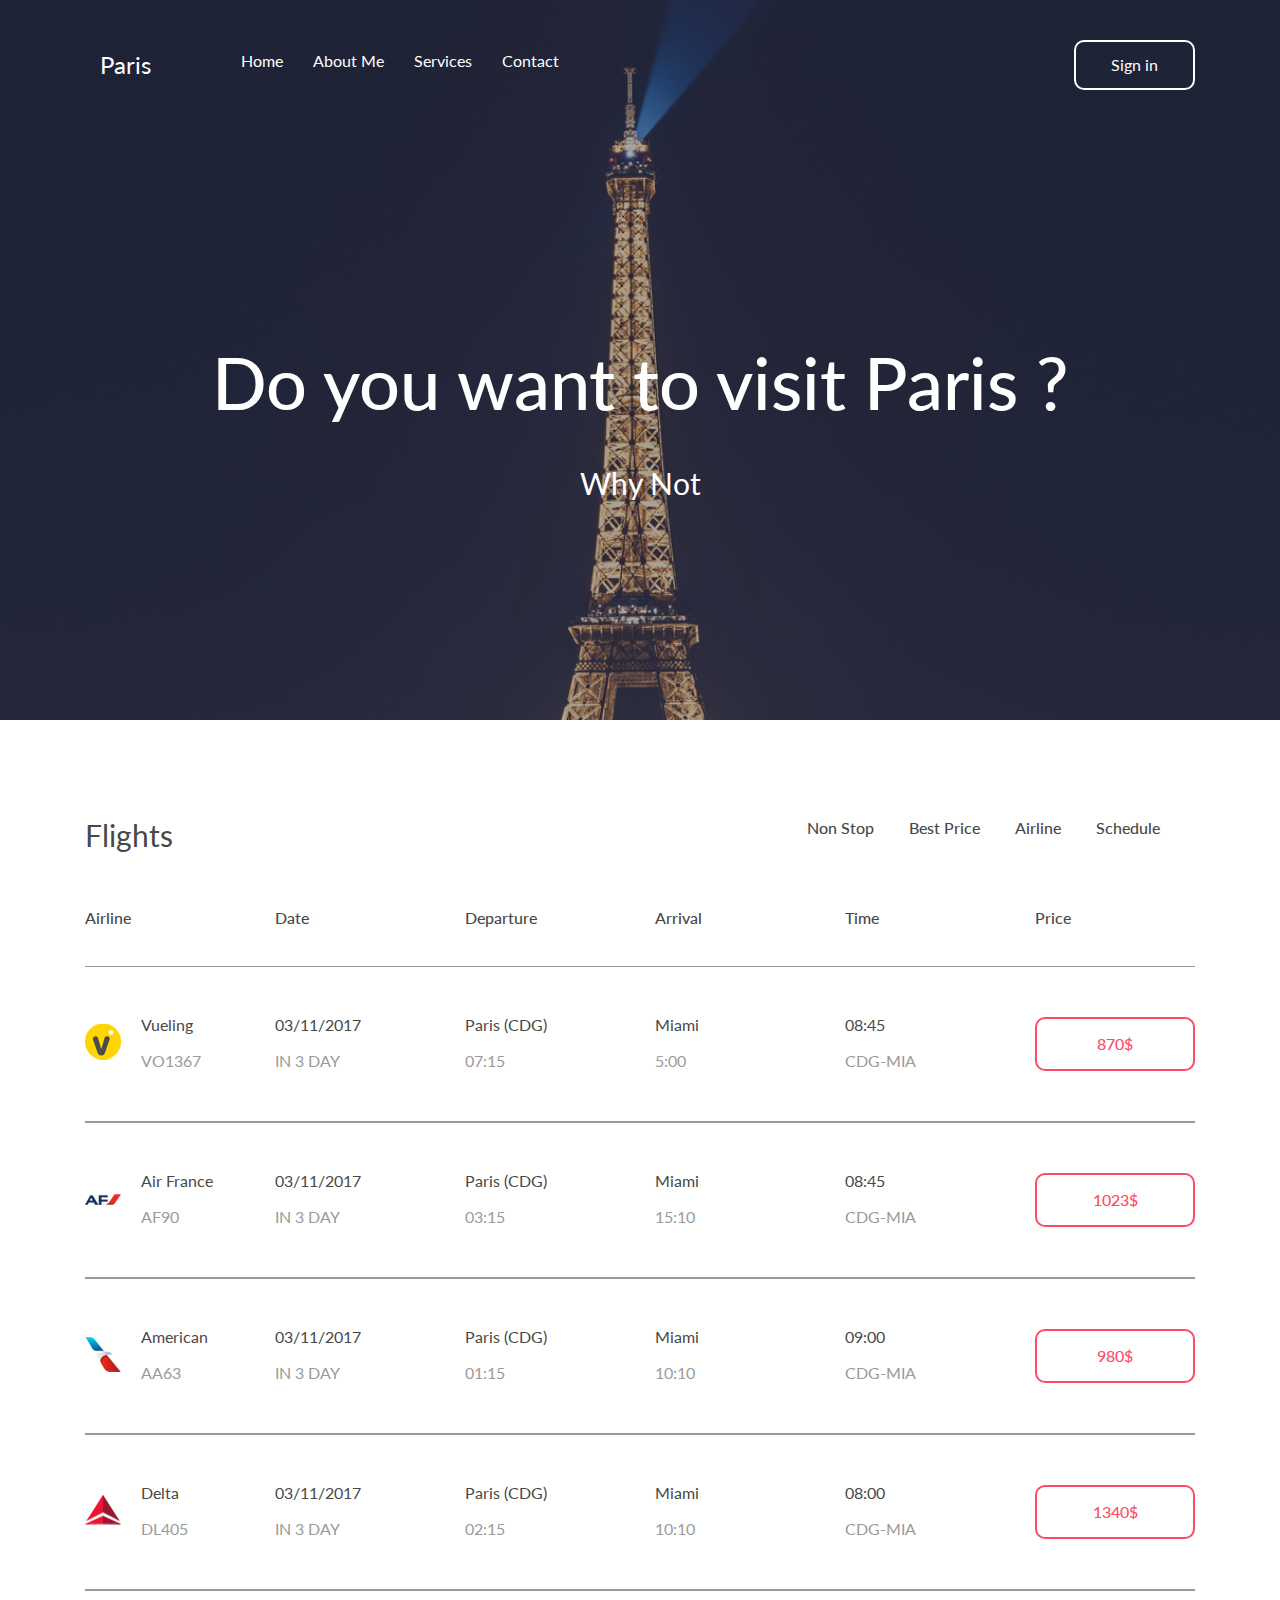
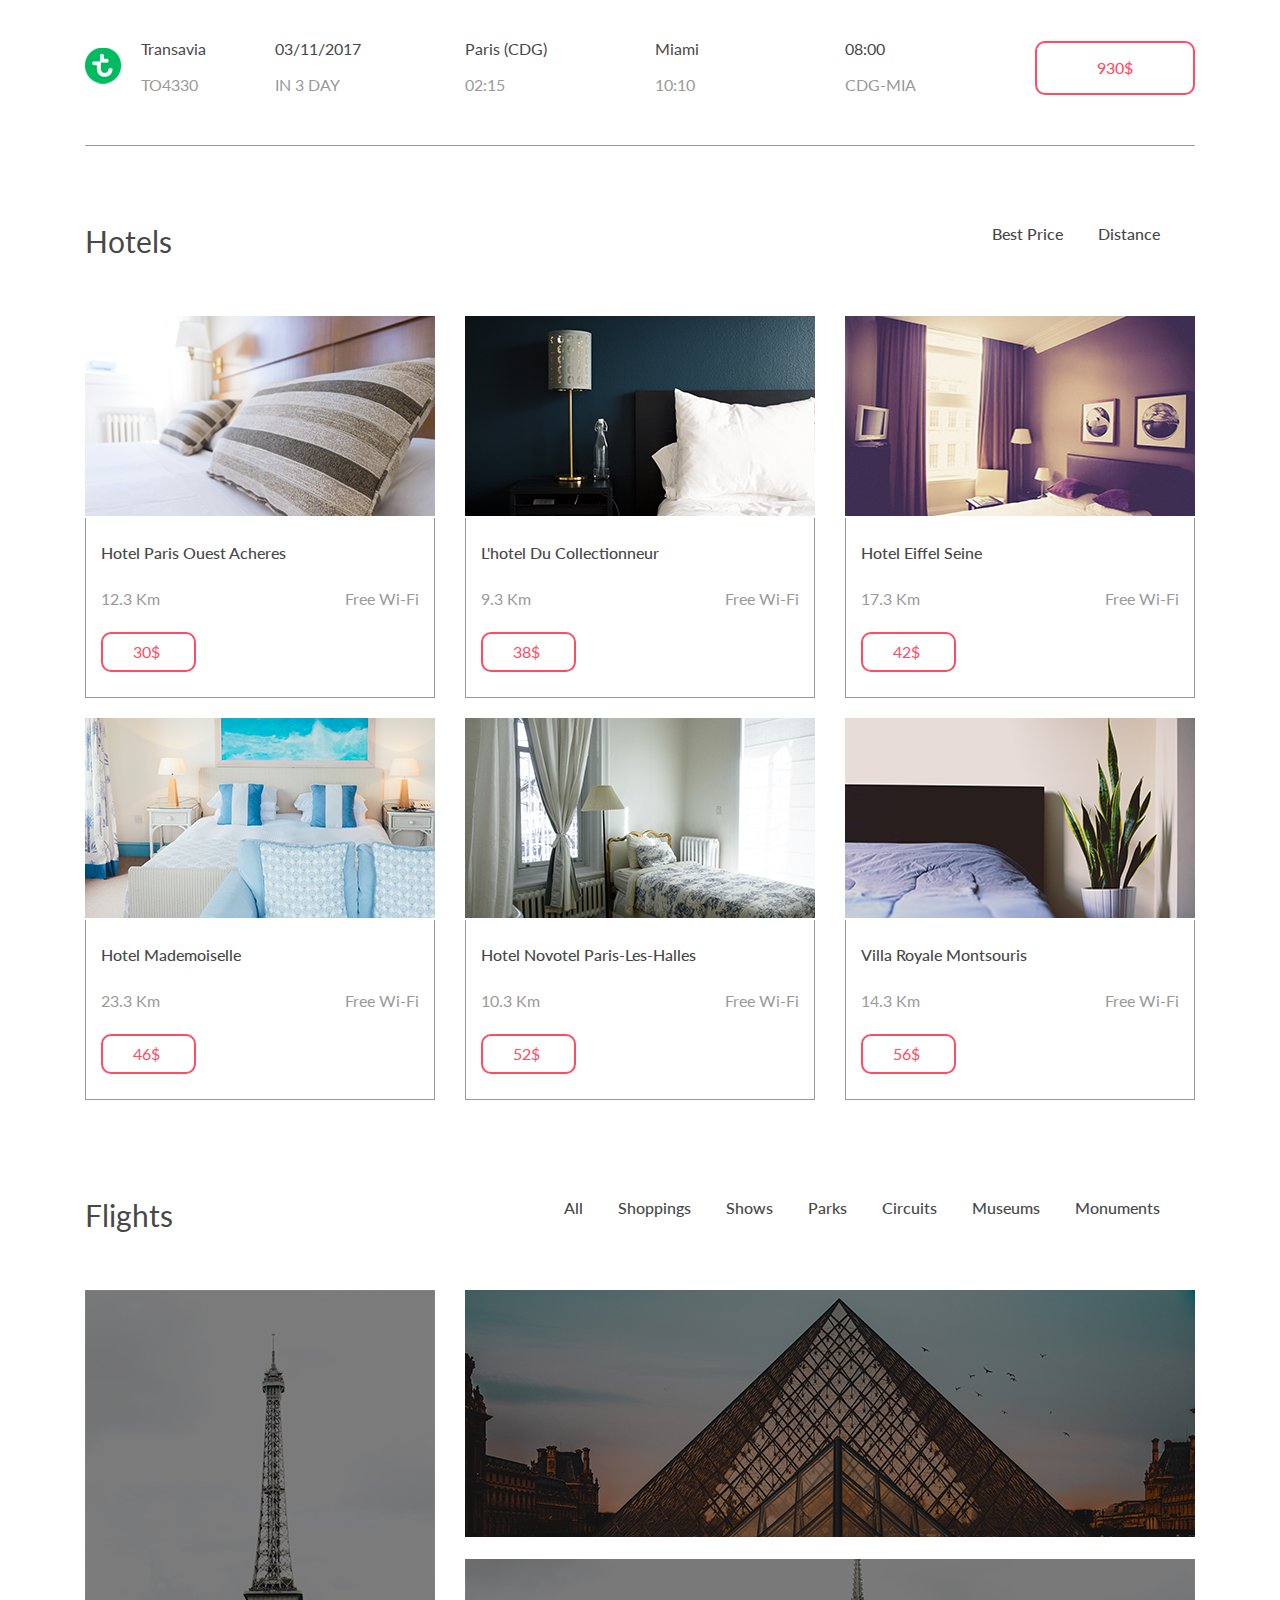
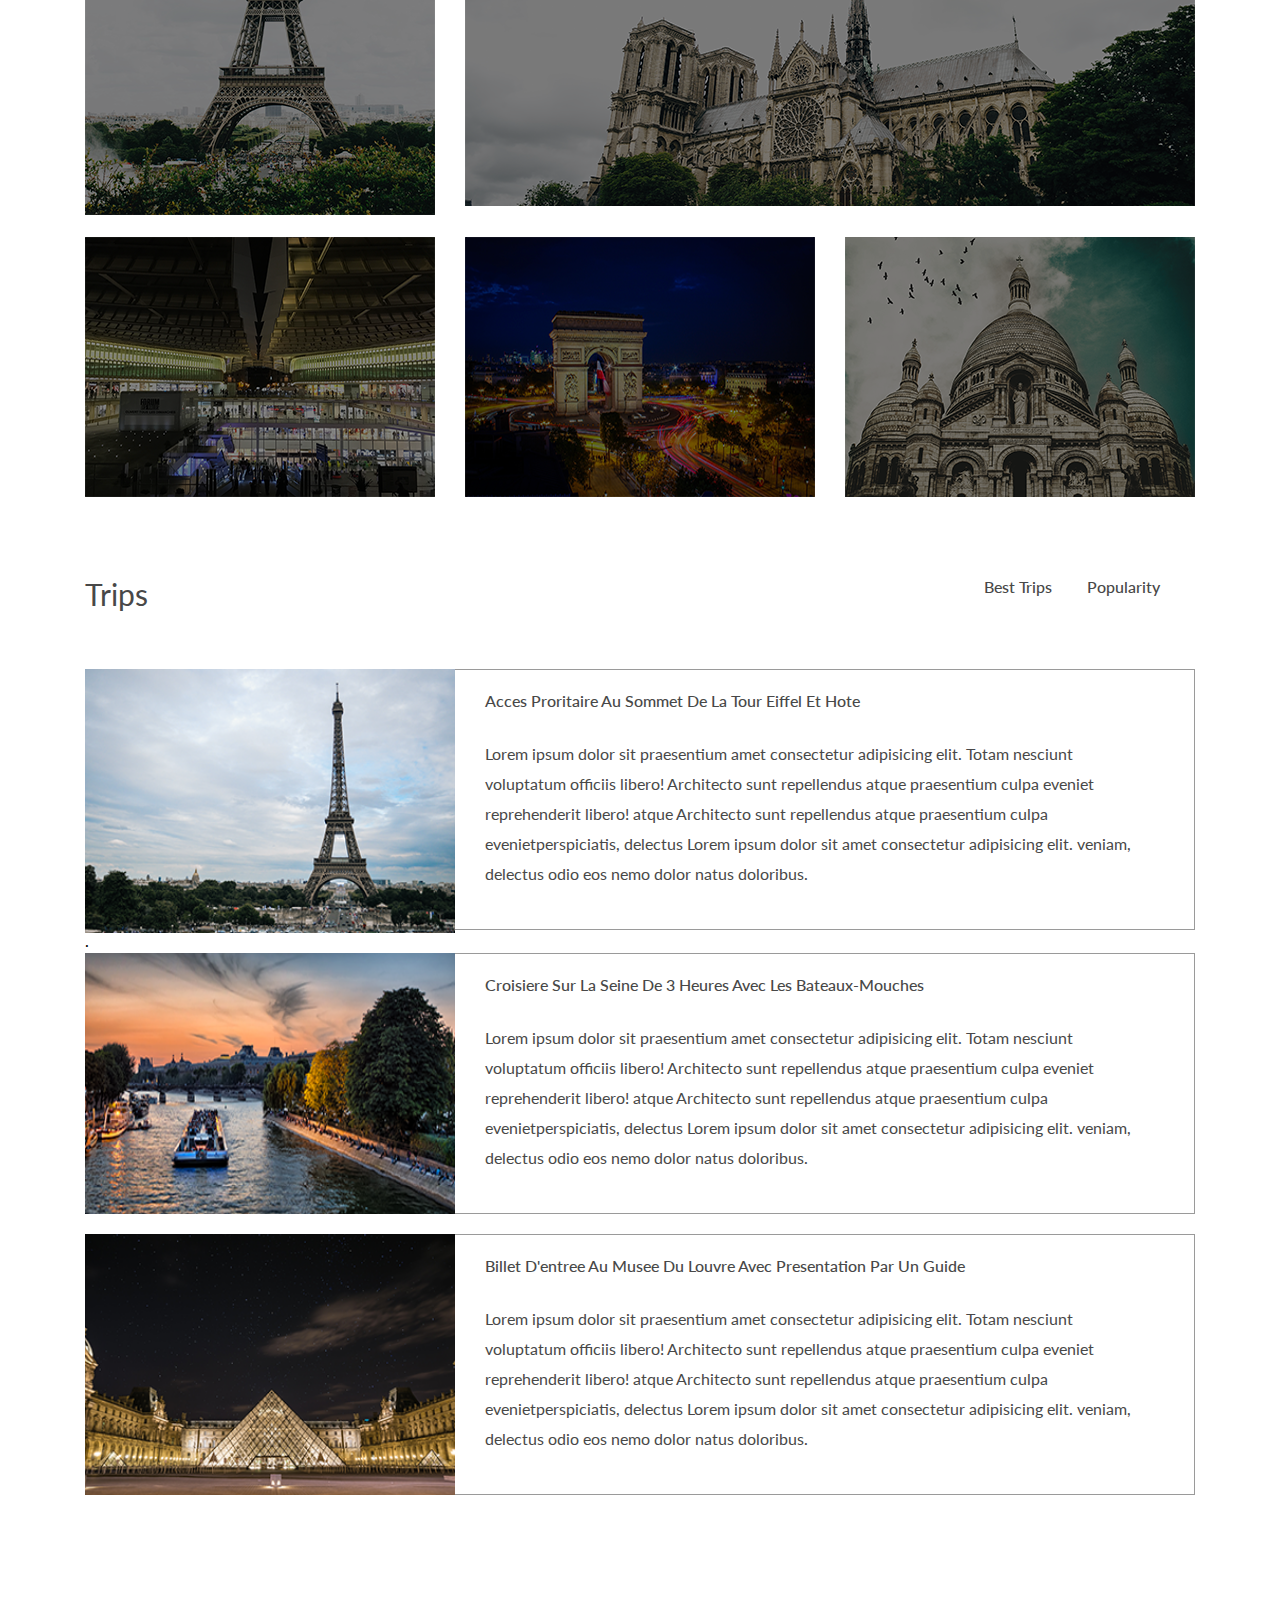
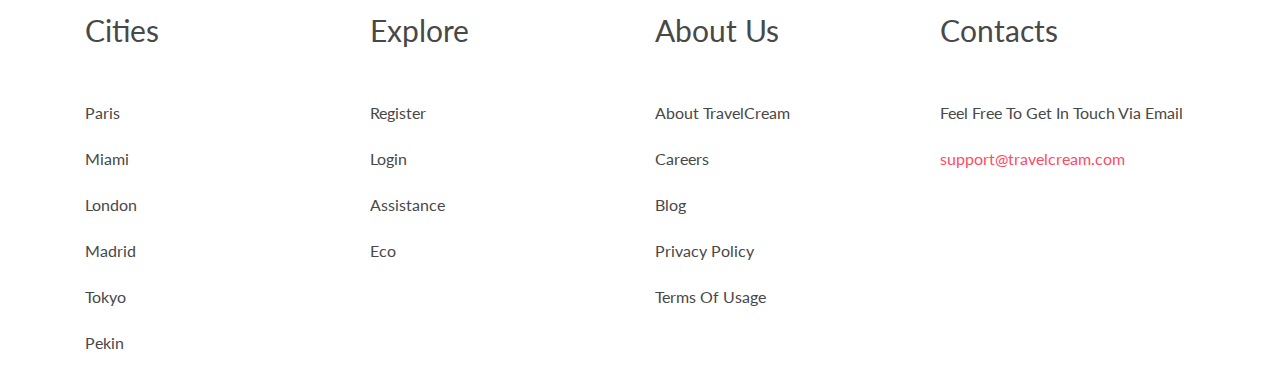
<file: project/2/index.html>
<!DOCTYPE html>
<html lang="en">

<head>
    <meta charset="UTF-8">
    <meta name="viewport" content="width=device-width, initial-scale=1.0">
    <title>StarWars</title>
    <link rel="stylesheet" href="./Libs/css/owl.carousel.min.css">
    <link rel="stylesheet" href="Libs/reset.css">
    <link rel="stylesheet" href="Libs/css/bootstrap-grid.min.css">
    <link rel="stylesheet" href="Libs/css/font-awesome.css">
    <link rel="stylesheet" href="Libs/css/all.css">
    <link href="https://fonts.googleapis.com/css?family=Open+Sans:400,600,700&display=swap" rel="stylesheet">
    <link href="https://fonts.googleapis.com/css?family=Lato:100,100i,300,300i,400,700,900&display=swap"
        rel="stylesheet">
    <link rel="stylesheet" href="css/style.min.css">
</head>

<body>

    <!-- ========== header starting ========== -->
    <header>
        <div class="header_top">
           <div class="container">
            <div class="navbar">
                <ul>
                   <li> <a href="#" class="logo">paris</a></li>
                    <li><a class="nav_links" href="#">home</a></li>
                    <li><a class="nav_links" href="#">about me</a></li>
                    <li><a class="nav_links" href="#">Services</a></li>
                    <li><a class="nav_links" href="#">contact</a></li>
                </ul>
            
                <div class=" "><p class="login">Sign in</p></div>
            </div>
          
           </div>

        </div>        
           
        <div class="header_title">
            <div class="container">
                <h1>Do you want to visit Paris ?</h1>
                <p>why not</p>
            </div>
        </div>
         
    </header>
    <!-- ========== section starting ========== -->
    <section>

        <div class="flights">
            <div class="container">
                <div class="flights_title">
                    <div class="left_title">
                        <h2>flights</h2>
                    </div>
                    <div class="right_title">
                        <p class="stop">non stop</p>
                        <p class="price">best price</p>
                        <p class="airline">airline</p>
                        <p class="schedule">schedule</p>
                    </div>
                </div>
                <div class="airline_title">
                    <div class="row">
                        <div class="col-lg-2">
                            <p>airline</p>
                        </div>
                        <div class="col-lg-2">
                            <p>date</p>
                        </div>
                        <div class="col-lg-2">
                            <p>departure</p>
                        </div>
                        <div class="col-lg-2">
                            <p>arrival</p>
                        </div>
                        <div class="col-lg-2">
                            <p>time</p>
                        </div>
                        <div class="col-lg-2">
                            <p>price</p>
                        </div>

                    </div>
                </div>
                <div class="vueling">
                    <div class="row">
                        <div class="col-lg-2">
                            <div class="all flights_airline">
                                <div class="box_imges">
                                    <img src="./img/vueling.png" alt="">
                                </div>
                                <p>vueling <span>vo1367</span></p>
                            </div>
                        </div>
                        <div class="col-lg-2">
                            <div class="all flights_schedule">
                                <p>03/11/2017 <span>in 3 day</span></p>
                            </div>
                        </div>
                        <div class="col-lg-2">
                            <div class="all flights_schedule">
                                <p>paris (CDG)<span>07:15</span></p>
                            </div>
                        </div>
                        <div class="col-lg-2">
                            <div class="all flights_schedule">
                                <p>miami<span>5:00</span></p>
                            </div>
                        </div>
                        <div class="col-lg-2">
                            <div class="all flights_schedule">
                                <p>08:45<span>CDG-MIA</span></p>
                            </div>
                        </div>
                        <div class="col-lg-2">
                            <div class="all flights_price">
                                <p cl> 870$</p>
                            </div>
                        </div>

                    </div>
                </div>
                <div class="air_france">
                    <div class="row">
                        <div class="col-lg-2">
                            <div class="all flights_airline">
                                <div class="box_imges">
                                    <img src="./img/AF.png" alt="">
                                </div>
                                <p>air france <span>af90</span></p>
                            </div>
                        </div>
                        <div class="col-lg-2">
                            <div class="all flights_schedule">
                                <p>03/11/2017 <span>in 3 day</span></p>
                            </div>
                        </div>
                        <div class="col-lg-2">
                            <div class="all flights_schedule">
                                <p>paris (CDG)<span>03:15</span></p>
                            </div>
                        </div>
                        <div class="col-lg-2">
                            <div class="all flights_schedule">
                                <p>miami<span>15:10</span></p>
                            </div>
                        </div>
                        <div class="col-lg-2">
                            <div class="all flights_schedule">
                                <p>08:45<span>CDG-MIA</span></p>
                            </div>
                        </div>
                        <div class="col-lg-2">
                            <div class="all flights_price">
                                <p> 1023$</p>
                            </div>
                        </div>

                    </div>
                </div>
                <div class="american">
                    <div class="row">
                        <div class="col-lg-2">
                            <div class="all flights_airline">
                                <div class="box_imges">
                                    <img src="./img/AA.png" alt="">
                                </div>
                                <p>american <span>aa63</span></p>
                            </div>
                        </div>
                        <div class="col-lg-2">
                            <div class="all flights_schedule">
                                <p>03/11/2017 <span>in 3 day</span></p>
                            </div>
                        </div>
                        <div class="col-lg-2">
                            <div class="all flights_schedule">
                                <p>paris (CDG)<span>01:15</span></p>
                            </div>
                        </div>
                        <div class="col-lg-2">
                            <div class="all flights_schedule">
                                <p>miami<span>10:10</span></p>
                            </div>
                        </div>
                        <div class="col-lg-2">
                            <div class="all flights_schedule">
                                <p>09:00<span>CDG-MIA</span></p>
                            </div>
                        </div>
                        <div class="col-lg-2">
                            <div class="all flights_price">
                                <p> 980$</p>
                            </div>
                        </div>

                    </div>
                </div>
                <div class="delta">
                    <div class="row">
                        <div class="col-lg-2">
                            <div class="all flights_airline">
                                <div class="box_imges">
                                    <img src="./img/Delta.png" alt="">
                                </div>
                                <p>delta <span>dl405</span></p>
                            </div>
                        </div>
                        <div class="col-lg-2">
                            <div class="all flights_schedule">
                                <p>03/11/2017 <span>in 3 day</span></p>
                            </div>
                        </div>
                        <div class="col-lg-2">
                            <div class="all flights_schedule">
                                <p>paris (CDG)<span>02:15</span></p>
                            </div>
                        </div>
                        <div class="col-lg-2">
                            <div class="all flights_schedule">
                                <p>miami<span>10:10</span></p>
                            </div>
                        </div>
                        <div class="col-lg-2">
                            <div class="all flights_schedule">
                                <p>08:00<span>CDG-MIA</span></p>
                            </div>
                        </div>
                        <div class="col-lg-2">
                            <div class="all flights_price">
                                <p> 1340$</p>
                            </div>
                        </div>

                    </div>
                </div>
                <div class="transavia">
                    <div class="row">
                        <div class="col-lg-2">
                            <div class="all flights_airline">
                                <div class="box_imges">
                                    <img src="./img/Transavia.png" alt="">
                                </div>
                                <p>transavia <span>to4330</span></p>
                            </div>
                        </div>
                        <div class="col-lg-2">
                            <div class="all flights_schedule">
                                <p>03/11/2017 <span>in 3 day</span></p>
                            </div>
                        </div>
                        <div class="col-lg-2">
                            <div class="all flights_schedule">
                                <p>paris (CDG)<span>02:15</span></p>
                            </div>
                        </div>
                        <div class="col-lg-2">
                            <div class="all flights_schedule">
                                <p>miami<span>10:10</span></p>
                            </div>
                        </div>
                        <div class="col-lg-2">
                            <div class="all flights_schedule">
                                <p>08:00<span>CDG-MIA</span></p>
                            </div>
                        </div>
                        <div class="col-lg-2">
                            <div class="all flights_price">
                                <p> 930$</p>
                            </div>
                        </div>

                    </div>
                </div>
            </div>
        </div>
        <div class="hotels">
            <div class="container">
                <div class="hotels_title">
                    <h2>hotels</h2>
                    <div class="right_title">
                        <p class="hotels_price">best price</p>
                        <p class="hotels_distance">distance</p>
                    </div>
                </div>

                <div class="row">
                    <div class="col-lg-4 col-md-6 mb_20">
                        <div class="box_img">
                            <img src="./img/hotel_1.png" alt="">
                        </div>
                        <div class="hotel_text">
                            <h3>hotel paris ouest acheres</h3>
                            <p>12.3 km <span>free wi-fi</span></p>
                            <p class="price">30$</p>
                        </div>
                    </div>
                    <div class="col-lg-4 col-md-6 mb_20">
                        <div class="box_img">
                            <img src="./img/hotel_2.png " alt="">
                        </div>
                        <div class="hotel_text">
                            <h3>l'hotel du collectionneur</h3>
                            <p>9.3 km <span>free wi-fi</span></p>
                            <p class="price">38$</p>
                        </div>
                    </div>
                    <div class="col-lg-4 col-md-6 mb_20">
                        <div class="box_img">
                            <img src="./img/hotel_3.png" alt="">
                        </div>
                        <div class="hotel_text">
                            <h3>hotel eiffel seine</h3>
                            <p>17.3 km <span>free wi-fi</span></p>
                            <p class="price">42$</p>
                        </div>
                    </div>
                    <div class="col-lg-4 col-md-6 mb_20">
                        <div class="box_img">
                            <img src="./img/hotel_4.png" alt="">
                        </div>
                        <div class="hotel_text">
                            <h3>hotel mademoiselle</h3>
                            <p>23.3 km <span>free wi-fi</span></p>
                            <p class="price">46$</p>
                        </div>
                    </div>
                    <div class="col-lg-4 col-md-6 mb_20">
                        <div class="box_img">
                            <img src="./img/hotel_5.png " alt="">
                        </div>
                        <div class="hotel_text">
                            <h3>hotel novotel paris-les-halles</h3>
                            <p>10.3 km <span>free wi-fi</span></p>
                            <p class="price">52$</p>
                        </div>
                    </div>
                    <div class="col-lg-4 col-md-6 mb_20">
                        <div class="box_img">
                            <img src="./img/hotel_6.png" alt="">
                        </div>
                        <div class="hotel_text">
                            <h3>villa royale montsouris</h3>
                            <p>14.3 km <span>free wi-fi</span></p>
                            <p class="price">56$</p>
                        </div>
                    </div>
                </div>

            </div>

        </div>
        <div class="attractions">
            <div class="container">
                <div class="attractions_title">
                    <h2>flights</h2>
                    <div class="right_title">
                        <p class="right_title_all">all</p>
                        <p class="right_title_shopping">shoppings</p>
                        <p class="right_title_shows">shows</p>
                        <p class="right_title_parks">parks</p>
                        <p class="right_title_circuits"> circuits</p>
                        <p class="right_title_museums">museums</p>
                        <p class="right_title_monuments">monuments</p>
                    </div>
                </div>
                <div class="row">
                    <div class="col-lg-4 mb_20">
                        <div class="box_img">
                            <img src="./img/efil.png" alt="">
                        </div>
                    </div>
                    <div class="col-lg-8 ">
                        <div class="box_img mb_20">
                            <img src="./img/lovur.png" alt="">
                        </div>
                        <div class="box_img">
                            <img src="./img/noter.png" alt="">
                        </div>
                    </div>
                    <div class="col-lg-4">
                        <div class="box_img">
                            <img src="./img/img_04.png" alt="">
                        </div>
                    </div>
                    <div class="col-lg-4">
                        <div class="box_img">
                            <img src="./img/img_05.png" alt="">
                        </div>
                    </div>
                    <div class="col-lg-4">
                        <div class="box_img">
                            <img src="./img/img_06.png" alt="">
                        </div>
                    </div>
                </div>
            </div>
        </div>

        <div class="trips">
            <div class="container">
                <div class="trips_title">
                    <h2>trips</h2>
                    <div class="right_title">
                        <p class="right_title_trips">best trips</p>
                        <p class="right_title_popularity">popularity</p>
                    </div>
                </div>
                <div class="row no-gutters">

                    <div class="col-lg-4  mb_20">
                        <div class="box_img">
                            <img src="./img/trip_01.png" alt="">
                        </div>
                        .
                    </div>
                    <div class="col-lg-8 mb_20">
                        <div class="trips_texts">
                            <h3>acces proritaire au sommet de la tour eiffel et hote</h3>
                            <p>Lorem ipsum dolor sit praesentium amet consectetur adipisicing elit. Totam nesciunt
                                voluptatum
                                officiis libero! Architecto sunt repellendus atque praesentium culpa eveniet
                                reprehenderit libero! atque Architecto sunt repellendus atque praesentium culpa
                                evenietperspiciatis, delectus Lorem ipsum dolor sit amet consectetur adipisicing elit.
                                veniam, delectus odio eos nemo dolor natus doloribus.</p>
                        </div>
                    </div>

                    <div class="col-lg-4  mb_20">
                        <div class="box_img">
                            <img src="./img/trip_02.png" alt="">
                        </div>

                    </div>
                    <div class="col-lg-8  mb_20">
                        <div class="trips_texts">
                            <h3>Croisiere sur la Seine de 3 heures avec les Bateaux-Mouches</h3>
                            <p>Lorem ipsum dolor sit praesentium amet consectetur adipisicing elit. Totam nesciunt
                                voluptatum
                                officiis libero! Architecto sunt repellendus atque praesentium culpa eveniet
                                reprehenderit libero! atque Architecto sunt repellendus atque praesentium culpa
                                evenietperspiciatis, delectus Lorem ipsum dolor sit amet consectetur adipisicing elit.
                                veniam, delectus odio eos nemo dolor natus doloribus.</p>
                        </div>
                    </div>

                    <div class="col-lg-4  mb_20">
                        <div class="box_img">
                            <img src="./img/trip_03.png" alt="">
                        </div>

                    </div>
                    <div class="col-lg-8  mb_20">
                        <div class="trips_texts">
                            <h3>billet d'entree au Musee du Louvre avec presentation par un guide</h3>
                            <p>Lorem ipsum dolor sit praesentium amet consectetur adipisicing elit. Totam nesciunt
                                voluptatum
                                officiis libero! Architecto sunt repellendus atque praesentium culpa eveniet
                                reprehenderit libero! atque Architecto sunt repellendus atque praesentium culpa
                                evenietperspiciatis, delectus Lorem ipsum dolor sit amet consectetur adipisicing elit.
                                veniam, delectus odio eos nemo dolor natus doloribus.</p>
                            </p>
                        </div>
                    </div>
                </div>

            </div>
        </div>

    </section>

    <!-- ========== footer starting ========== -->

    <footer>
        <div class="container">
            <div class="row justify-content-between">
                <div class="col-lg-2">
                    <h3>cities</h3>
                    <ul>
                        <li><a href="#!">paris</a></li>
                        <li><a href="#!">miami</a></li>
                        <li><a href="#!">london</a></li>
                        <li><a href="#!">madrid</a></li>
                        <li><a href="#!">tokyo</a></li>
                        <li><a href="#!">pekin</a></li>
                    </ul>
                </div>
                <div class="col-lg-2">
                    <h3>explore</h3>
                    <ul>
                        <li><a href="#!">register</a></li>
                        <li><a href="#!">login</a></li>
                        <li><a href="#!">assistance</a></li>
                        <li><a href="#!">eco</a></li>
                    </ul>
                </div>
                <div class="col-lg-2">
                    <h3>about us</h3>
                    <ul>
                        <li><a href="#!">about travelCream</a></li>
                        <li><a href="#!">careers</a></li>
                        <li><a href="#!">blog</a></li>
                        <li><a href="#!">privacy policy</a></li>
                        <li><a href="#!">terms of usage</a></li>
                    </ul>
                </div>
                <div class="col-lg-3">
                    <h3>contacts</h3>
                    <p>feel free to get in touch via email</p>
                    <ul>
                        <li><a  class="contact" href="#!">support@travelcream.com</a></li>
                    </ul>
                </div>
            </div>
        </div>
    </footer>

    <script src="Libs/js/jquery.min.js"></script>
    <script src="./Libs/js/owl.carousel.min.js"></script>
    <script src="js/script.js"></script>
</body>

</html>
</file>
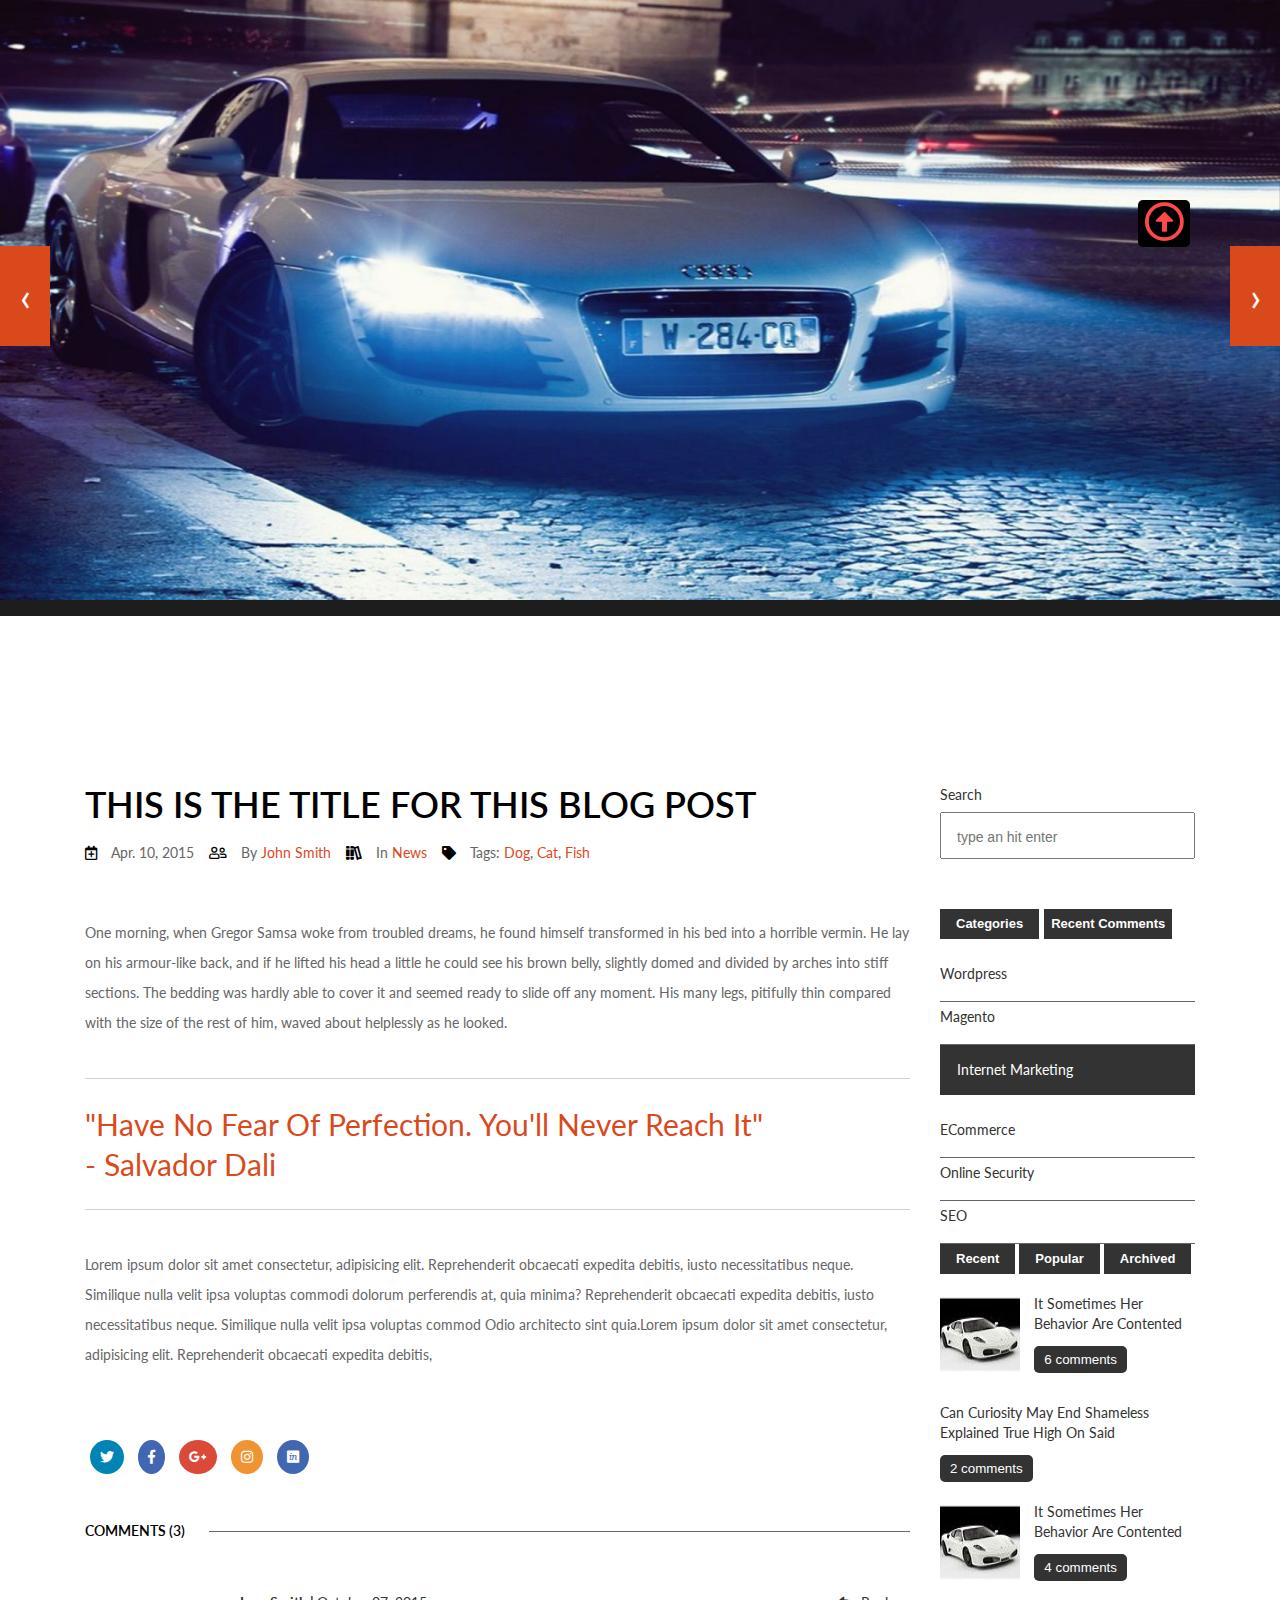
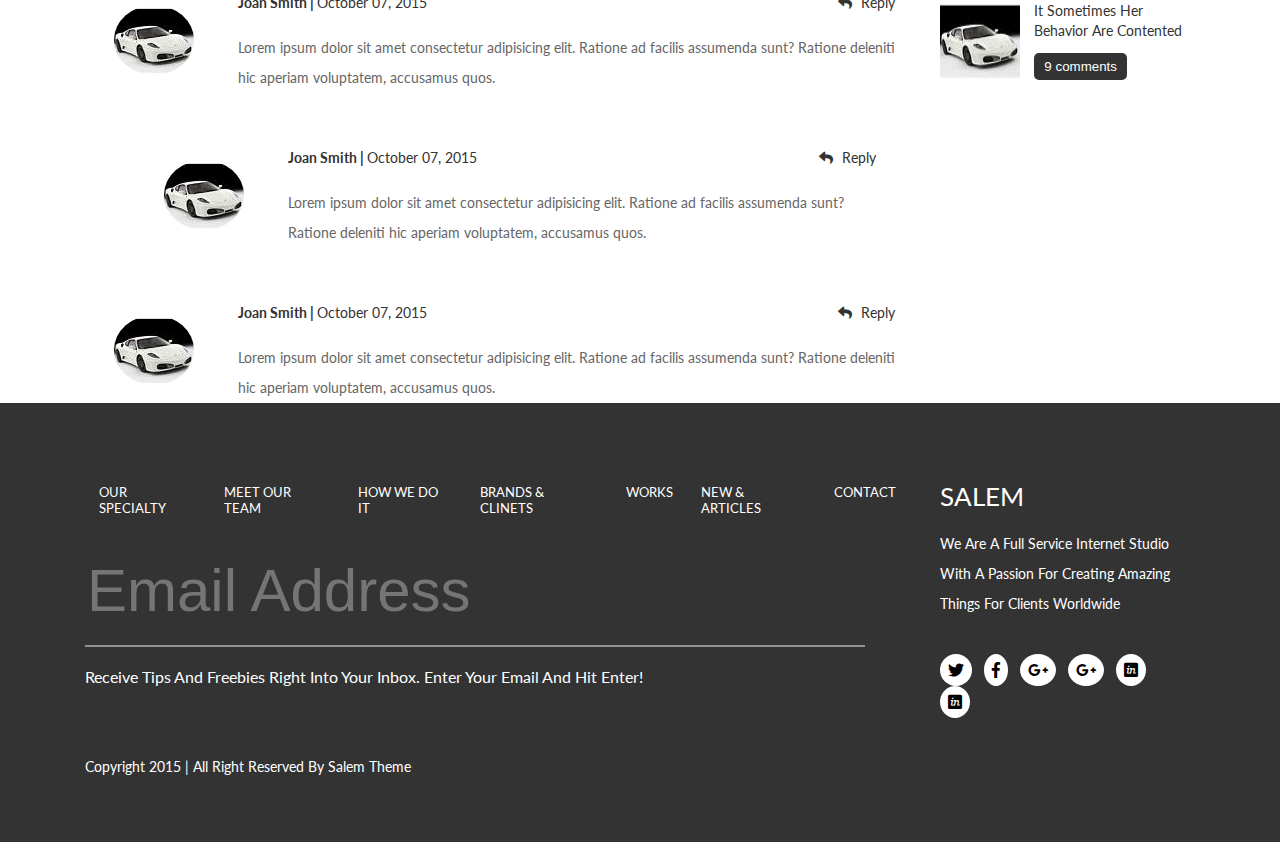
<file: project/3/index.html>
<!DOCTYPE html>
<html lang="en">

<head>
    <meta charset="UTF-8">
    <meta name="viewport" content="width=device-width, initial-scale=1.0">
    <title>StarWars</title>
    <link rel="stylesheet" href="./Libs/css/owl.carousel.min.css">
    <link rel="stylesheet" href="Libs/reset.css">
    <link rel="stylesheet" href="Libs/css/bootstrap-grid.min.css">
    <link rel="stylesheet" href="Libs/css/font-awesome.css">
    <link rel="stylesheet" href="Libs/css/all.css">
    <link href="https://fonts.googleapis.com/css?family=Open+Sans:400,600,700&display=swap" rel="stylesheet">
    <link href="https://fonts.googleapis.com/css?family=Lato:100,100i,300,300i,400,700,900&display=swap"
        rel="stylesheet">
    <link rel="stylesheet" href="css/style.min.css">
</head>

<body>

    <!-- ========== header starting ========== -->

    <header>
        <div class="owl-carousel d-none d-md-block">
            <div class="carosel_img">
                <img src="./img/carousel_01.jpg" alt="cars">

            </div>
            <div class="carosel_img">
                <img src="./img/carousel_02.jpg" alt="cars">

            </div>
            <div class="carosel_img">
                <img src="./img/carousel_03.jpg" alt="cars">

            </div>



        </div>


    </header>


    <!-- ========== section starting ========== -->

    <section>
        <div class="container">
            <div class="row">
                <div class="col-lg-9">
                    <h2>this is the title for this blog post</h2>
                    <div class="links">
                        <p><i class="far fa-calendar-plus"></i> apr. 10, 2015</p>
                        <p><i class="far fa-user-friends"></i> by <span>john smith</span></p>
                        <p><i class="fas fa-books"></i> in <span>news</span></p>
                        <p><i class="fas fa-tag"></i> tags: <span>dog</span>, <span>cat</span>, <span>fish</span></p>
                    </div>
                    <p>
                        One morning, when Gregor Samsa woke from troubled dreams, he found himself transformed in his
                        bed into a horrible vermin. He lay on his armour-like back, and if he lifted his head a little
                        he could see his brown belly, slightly domed and divided by arches into stiff sections. The
                        bedding was hardly able to cover it and seemed ready to slide off any moment. His many legs,
                        pitifully thin compared with the size of the rest of him, waved about helplessly as he looked.
                    </p>
                    <div class="point_dali">
                        <p>"have no fear of perfection. you'll never reach it"</p>
                        <p> - Salvador Dali</p>
                    </div>
                    <p>Lorem ipsum dolor sit amet consectetur, adipisicing elit. Reprehenderit obcaecati expedita
                        debitis, iusto necessitatibus neque. Similique nulla velit ipsa voluptas commodi dolorum
                        perferendis at, quia minima? Reprehenderit obcaecati expedita debitis, iusto necessitatibus
                        neque. Similique nulla velit ipsa voluptas commod Odio architecto sint quia.Lorem ipsum dolor
                        sit amet consectetur, adipisicing elit. Reprehenderit obcaecati expedita debitis,
                    </p>
                    <div class="social_icons">
                        <a href="#!"><i class="fab fa-twitter"></i></a>
                        <a href="#!"><i class="fab fa-facebook-f"></i></a>
                        <a href="#!"><i class="fab fa-google-plus-g"></i></a>
                        <a href="#!"><i class="fab fa-instagram"></i></a>
                        <a href="#!"><i class="fab fa-invision"></i></a>
                    </div>
                    <div class="comments">
                        <h3>comments (3)</h3>
                        <div class="container">
                            <div class="row">
                                <div class="col-lg-2 mb_50 align-self-center">
                                    <div class="box_imges">
                                        <img src="./img/80x70.jpg" alt="">
                                    </div>
                                </div>
                                <div class="col-lg-10 mb_50">
                                    <div class="text_top">
                                        <p>joan smith | <span>october 07, 2015</span></p>
                                        <p class="reply"><i class="fas fa-reply"></i> reply</p>
                                    </div>
                                    <div class="text_stbl">
                                       <p> Lorem ipsum dolor sit amet consectetur adipisicing elit. Ratione ad facilis assumenda sunt? Ratione deleniti hic aperiam voluptatem, accusamus quos.</p>
                                    </div>
                                </div>
                                <div class="col-lg-2 mb_50 ml_50 align-self-center">
                                    <div class="box_imges">
                                        <img src="./img/80x70.jpg" alt="">
                                    </div>
                                </div>
                                <div class="col-lg-9 mb_50">
                                    <div class="text_top">
                                        <p>joan smith | <span>october 07, 2015</span></p>
                                        <p class="reply"><i class="fas fa-reply"></i> reply</p>
                                    </div>
                                    <div class="text_stbl">
                                       <p> Lorem ipsum dolor sit amet consectetur adipisicing elit. Ratione ad facilis assumenda sunt? Ratione deleniti hic aperiam voluptatem, accusamus quos.</p>
                                    </div>
                                </div>
                                <div class="col-lg-2 align-self-center">
                                    <div class="box_imges">
                                        <img src="./img/80x70.jpg" alt="">
                                    </div>
                                </div>
                                <div class="col-lg-10">
                                    <div class="text_top">
                                        <p>joan smith | <span>october 07, 2015</span></p>
                                        <p class="reply"><i class="fas fa-reply"></i> reply</p>
                                    </div>
                                    <div class="text_stbl">
                                       <p> Lorem ipsum dolor sit amet consectetur adipisicing elit. Ratione ad facilis assumenda sunt? Ratione deleniti hic aperiam voluptatem, accusamus quos.</p>
                                    </div>
                                </div>
                            </div>
                        </div>
                    </div>
                </div>
                <div class="col-lg-3">
                    <div class="right_box">
                        <form action="">
                            <label for="">search <input placeholder="type an hit enter" type="text" name="" id=""></label>
                        </form>
                        <div class="right_btn">
                            <button class="btn categories">categories </button>
                            <button class="btn comments">recent comments </button>
                        </div>
                        <p>wordpress</p>
                        <p>magento</p>
                        <p class="marketing">internet marketing</p>
                        <p>eCommerce</p>
                        <p>online security</p>
                        <p>SEO</p>
                        <button class="btn recent">recent</button>
                        <button class="btn popular">popular</button>
                        <button class="btn archived">archived</button>
                        <div class="right_text_box">
                            <div class="box_img">
                                <img src="./img/80x70.jpg" alt="">
                            </div>
                            <div class="box_texts">
                                <p>it sometimes her behavior are contented</p>
                                <button class="   coment">6 comments</button>
                               
                            </div>
                            <p class="comments_new" >can curiosity may end shameless explained true high on said</p>
                            <button class="coment">2 comments</button>
                        </div>
                       
                        <div class="right_text_box">
                            <div class="box_img">
                                <img src="./img/80x70.jpg">
                            </div>
                            <div class="box_texts">
                                <p>it sometimes her behavior are contented</p>
                                <button class="coment">4 comments</button>
                                 
                            </div>
                        </div>
                        <div class="right_text_box">
                            <div class="box_img">
                                <img src="./img/80x70.jpg" alt="">
                            </div>
                            <div class="box_texts">
                                <p>it sometimes her behavior are contented</p>
                                <button class="coment">9 comments</button>
                                
                            </div>
                        </div>
                    </div>
                </div>
            </div>
        </div>
    </section>

    <!-- ========== footer starting ========== -->

    <footer>
        <div class="click_top">
            <button class="scroll_top"><i class="far fa-arrow-alt-circle-up"></i></button>
        </div>
        <div class="container">
            <div class="row">
                <div class="col-lg-9">
                    <ul>
                        <li><a href="#!">our specialty</a></li>
                        <li><a href="#!">meet our team</a></li>
                        <li><a href="#!">how we do it</a></li>
                        <li><a href="#!">brands & clinets</a></li>
                        <li><a href="#!">works</a></li>
                        <li><a href="#!">new & articles</a></li>
                        <li><a href="#!">contact</a></li>
                    </ul>
                    <form action="">
                        <input type="text" placeholder="email address">
                        <p>receive tips and freebies right into your inbox. enter your email and hit enter!</p>
                    </form>
                    <p class="last_text">copyright 2015 | all right reserved by salem theme</p>
                </div>
                <div class="col-lg-3">
                    <h3>salem</h3>
                    <p>we are a full service internet studio with a passion for creating amazing things for clients worldwide</p>
                    
                    <div class="social_icon">
                        <i class="fab fa-twitter"></i>
                        <i class="fab fa-facebook-f"></i>
                        <i class="fab fa-google-plus-g"></i>
                        <i class="fab fa-google-plus-g"></i>
                        <i class="fab fa-invision"></i>
                        <i class="fab fa-invision"></i>
                    </div>
               
                </div>
            </div>
        </div>
        
    </footer>



    <script src="Libs/js/jquery.min.js"></script>
    <script src="./Libs/js/owl.carousel.min.js"></script>
    <script src="js/script.js"></script>
</body>

</html>
</file>
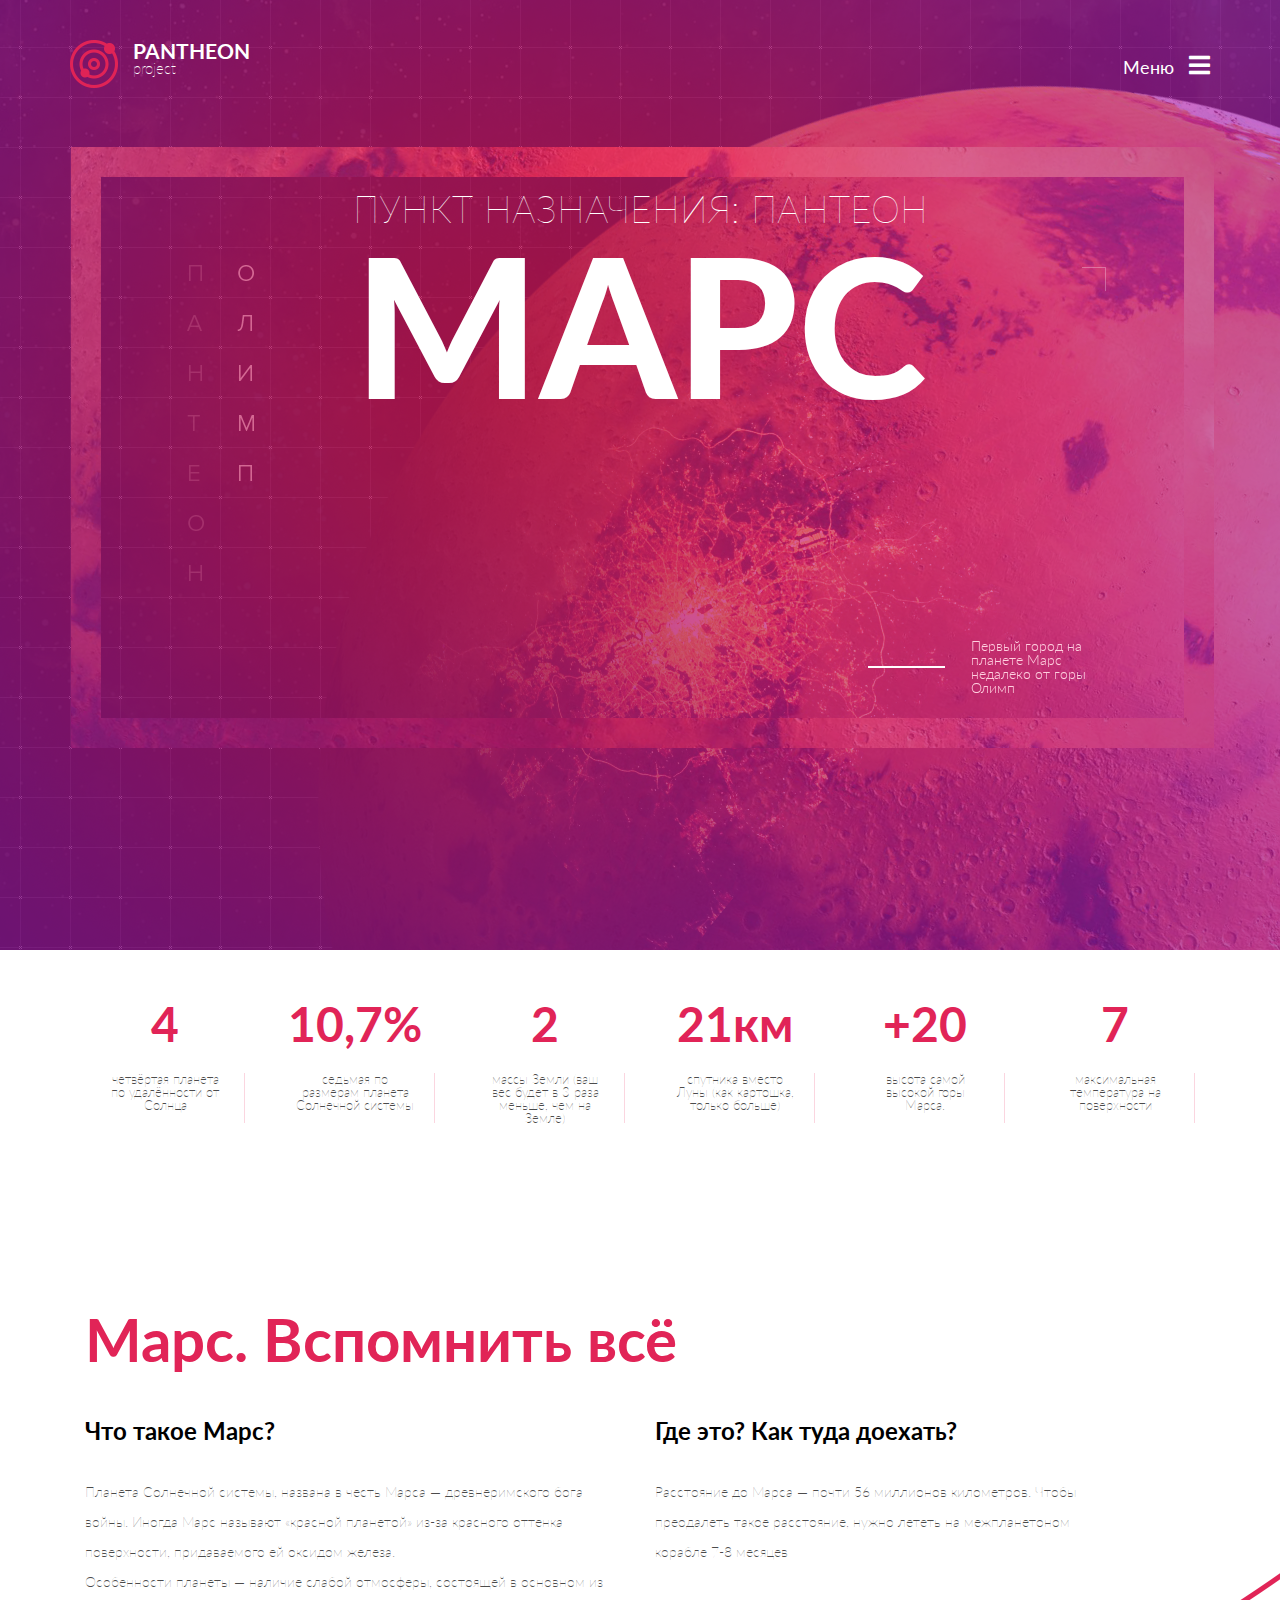
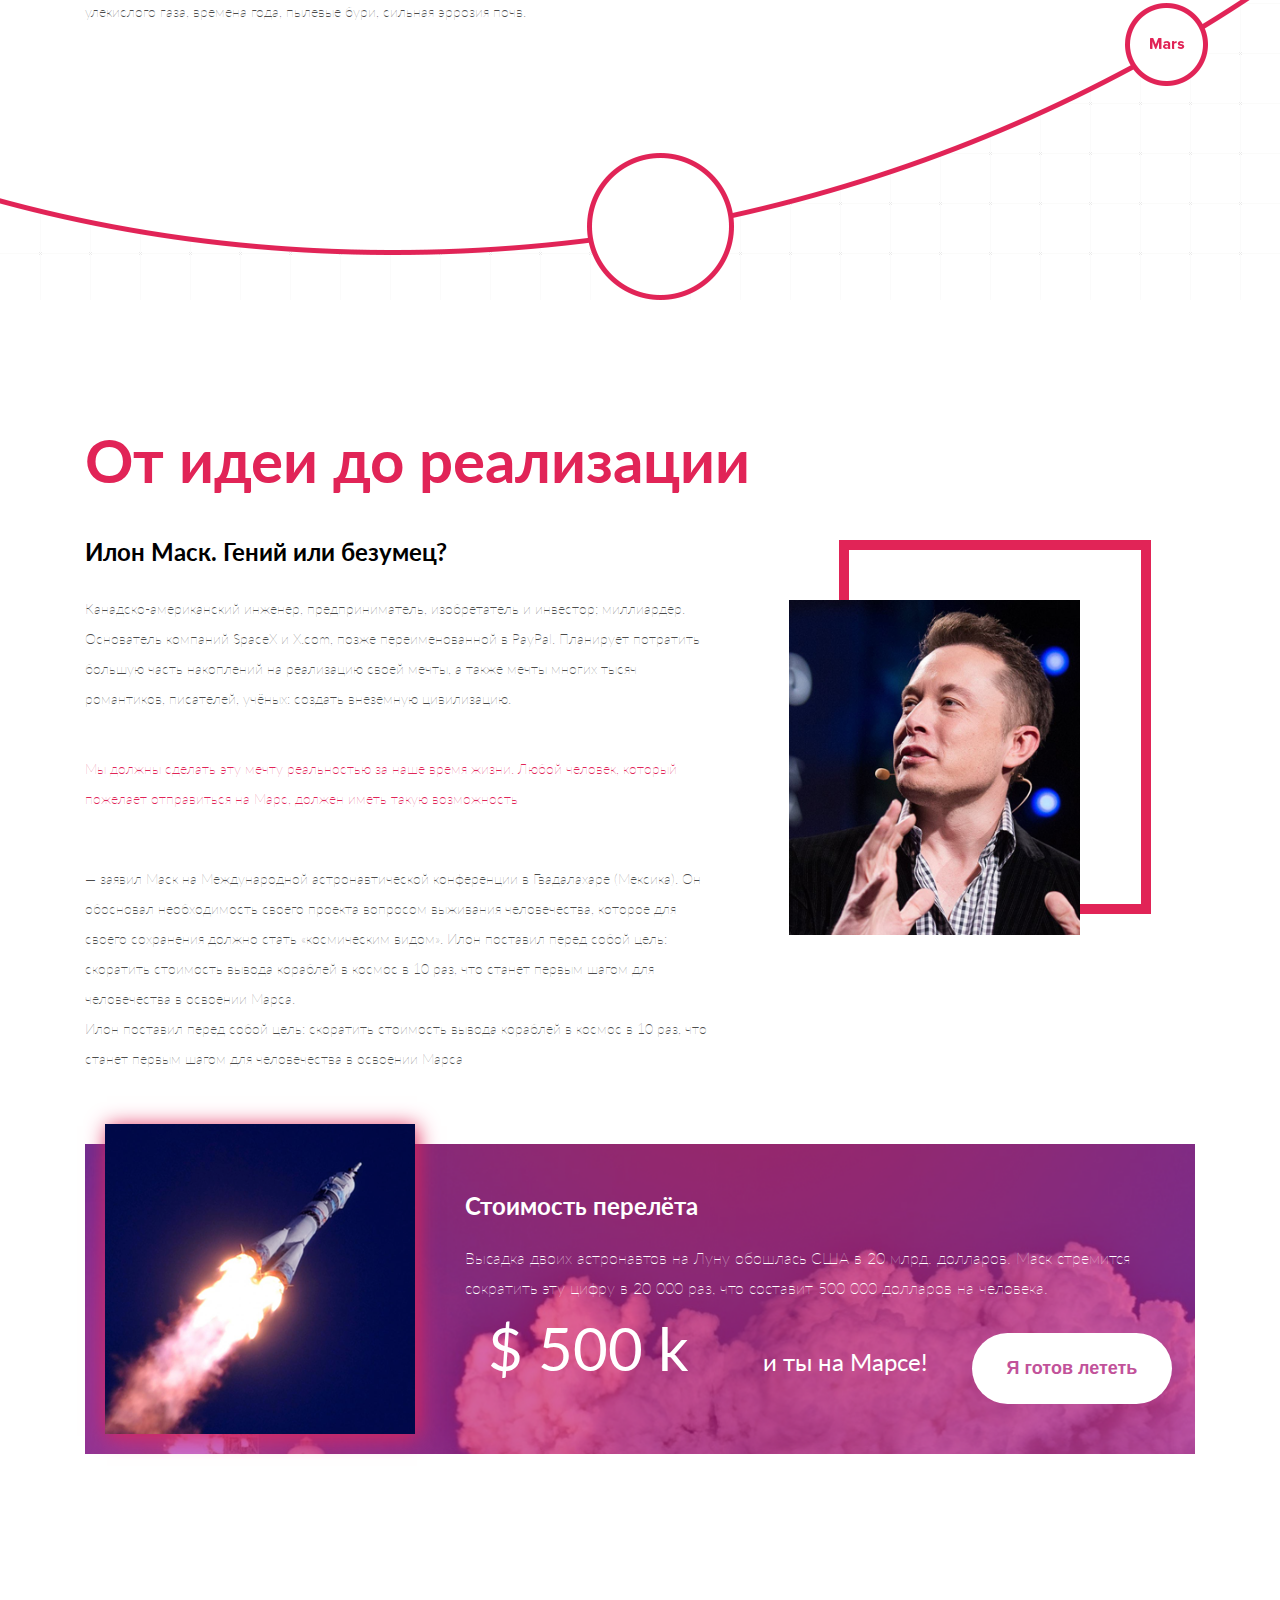
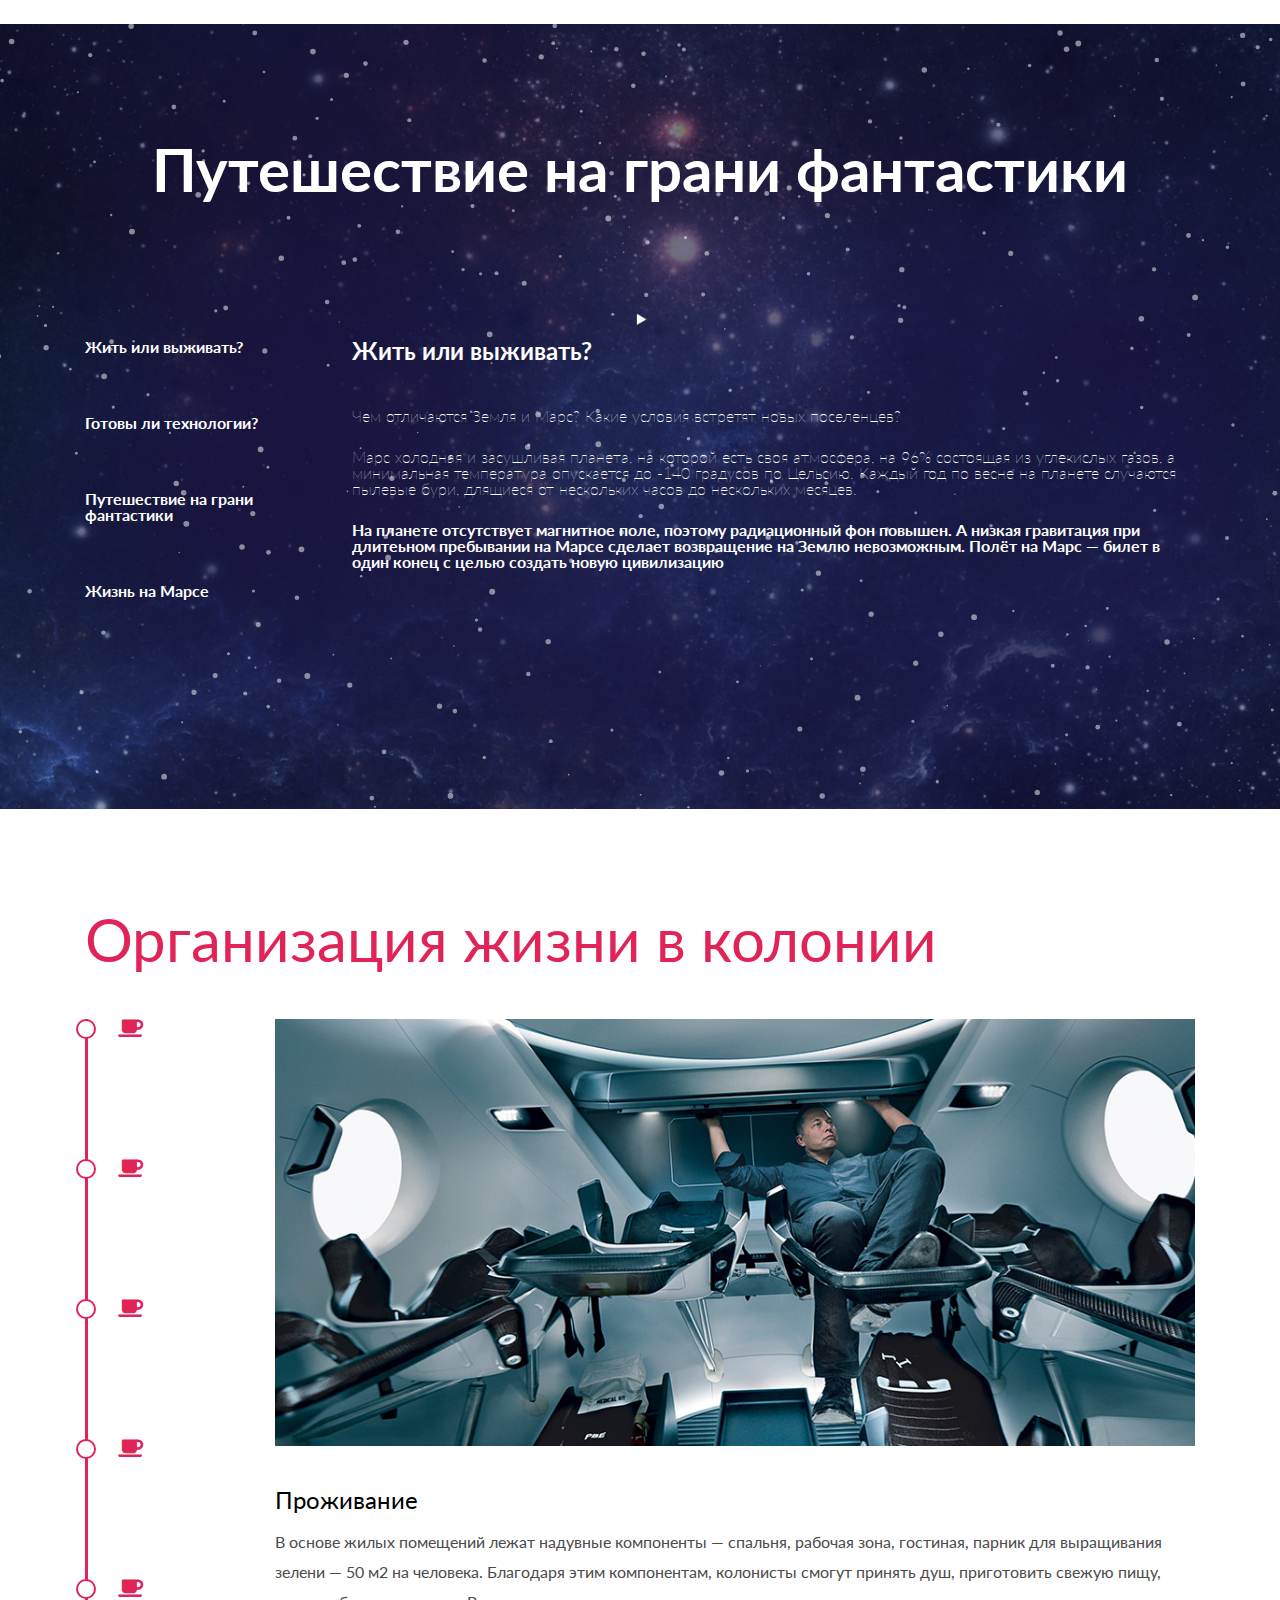
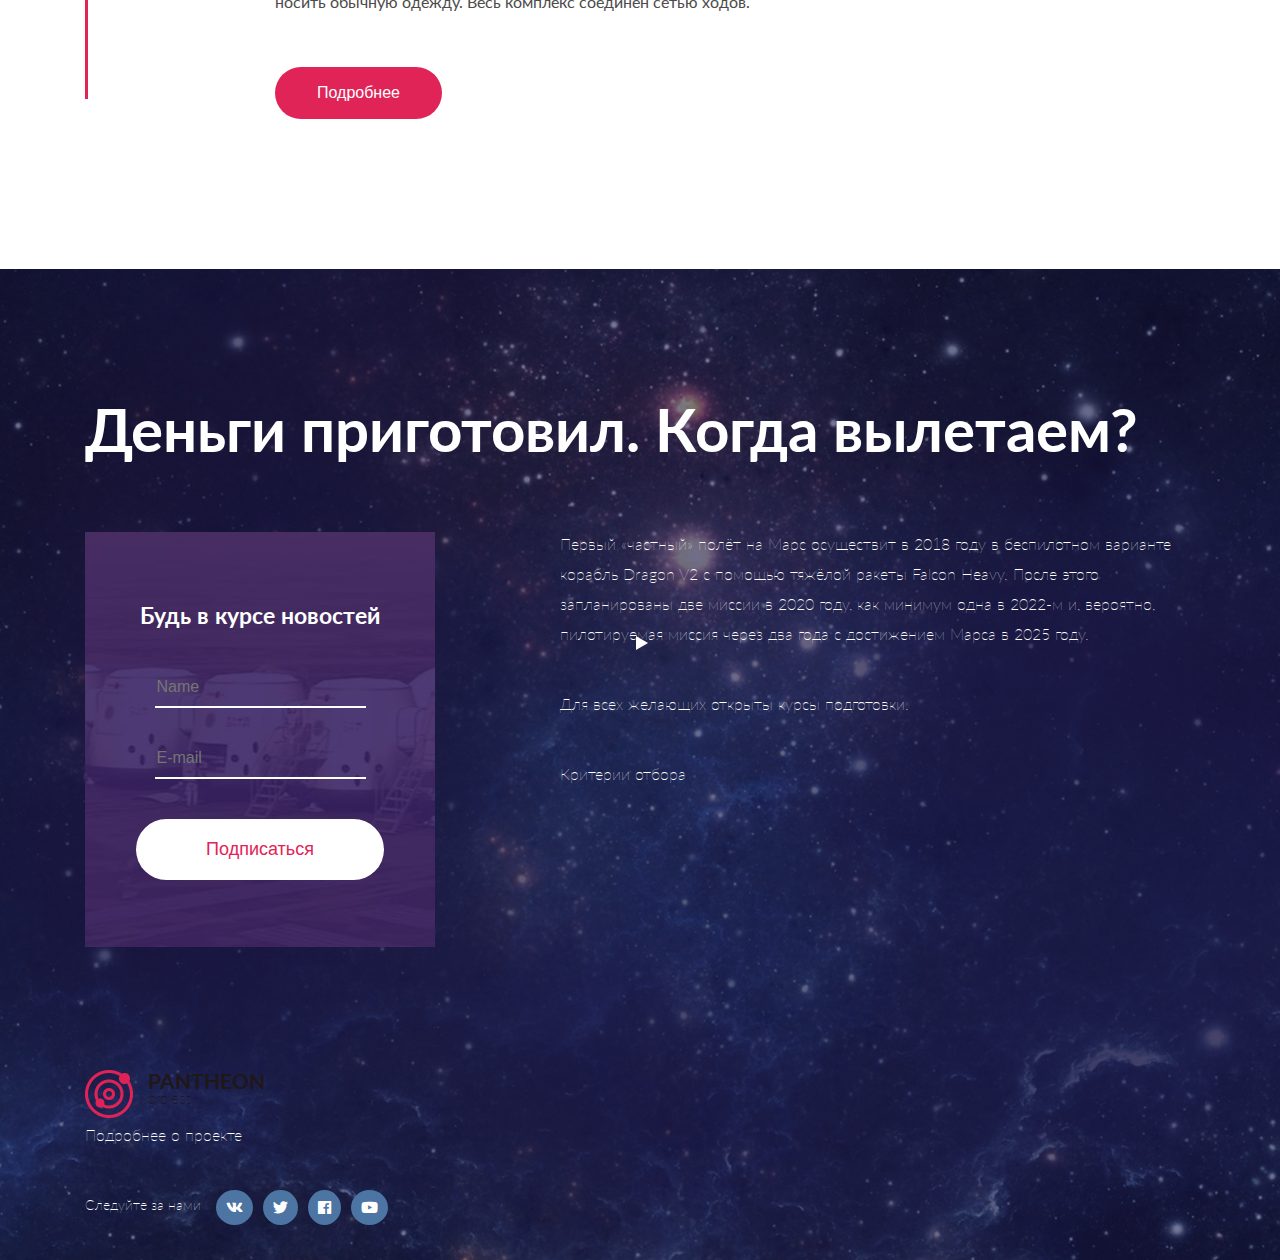
<file: project/4/index.html>
<!DOCTYPE html>
<html lang="en">

<head>
    <meta charset="UTF-8">
    <meta name="viewport" content="width=device-width, initial-scale=1.0">
    <title>StarWars</title>
    <link rel="stylesheet" href="Libs/reset.css">
    <link rel="stylesheet" href="Libs/css/bootstrap-grid.min.css">
    <!-- <link rel="stylesheet" href="Libs/css/font-awesome.css"> -->
    <link rel="stylesheet" href="Libs/css/all.css">
    <link href="https://fonts.googleapis.com/css?family=Open+Sans:400,600,700&display=swap" rel="stylesheet">
    <link href="https://fonts.googleapis.com/css?family=Lato:100,100i,300,300i,400,700,900&display=swap"
        rel="stylesheet">
    <link rel="stylesheet" href="css/style.min.css">
</head>

<body>

    <!-- ========== header starting ========== -->


    <header>
        <div class="header_top">
            <div class="container">
                <div class="row">
                    <nav class="navbar">
                        <div class="logo">
                            <div class="box_img">
                                <img src="./img/logo.png" alt="">
                            </div>
                            <a>pantheon <span>project</span></a>
                        </div>
                        <div class="bars">
                            <p class="bar">Меню<i class="fas fa-bars"></i></p>
                        </div>
                        <ul class="menu">
                            <i id="close" class="fas fa-times"></i>
                            <li><a href="#!">menu</a></li>
                            <li><a href="#!">menu</a></li>
                            <li><a href="#!">menu</a></li>
                            <li><a href="#!">menu</a></li>
                            <li><a href="#!">menu</a></li>
                        </ul>
                    </nav>
                </div>

            </div>
        </div>

        <div class="header_title">
            <div class="container">
                <h2>Пункт назначения: <span>Пантеон</span></h2>
                <h1>марс</h1>
            </div>
        </div>

        <div class="header_video  ">
            <div class="container">
                <div class="row justify-content-center">
                    <div class="col-sm-6">
                        <iframe width="100%" height="290px" src="https://www.youtube.com/embed/aQkgUUmUJy4"
                            frameborder="0"
                            allow="accelerometer; autoplay; encrypted-media; gyroscope; picture-in-picture"
                            allowfullscreen></iframe>
                        <p class="video_title">Первый город
                            на планете Марс
                            недалеко от горы
                            Олимп</p>
                    </div>



                </div>
            </div>
        </div>




    </header>

    <!-- ========== section starting ========== -->

    <section>
        <!-- ======  section_first ====== -->
        <div class="section_first">
            <div class="container  md_fluid">
                <div class="row justify-content-between">
                    <div class="col-6 col-sm-3 col-lg-2">
                        <div class="sf_text">
                            <h3>4 <span>четвёртая планета
                                    по удалённости
                                    от Солнца</span></h3>
                        </div>
                    </div>
                    <div class="col-6 col-sm-3 col-lg-2  ">
                        <div class="sf_text">
                            <h3>10,7% <span>седьмая по размерам
                                    планета Солнечной
                                    системы</span></h3>
                        </div>
                    </div>
                    <div class="col-sm-3 col-lg-2 d-none d-sm-block  ">
                        <div class="sf_text">
                            <h3>2 <span>массы Земли
                                    (ваш вес будет в 3 раза
                                    меньше, чем на Земле)</span></h3>
                        </div>
                    </div>
                    <div class="col-sm-3 col-lg-2 d-none d-sm-block  ">
                        <div class="sf_text">
                            <h3>21км <span>спутника вместо
                                    Луны (как картошка,
                                    только больше)</span></h3>
                        </div>
                    </div>
                    <div class="col-sm-3  col-lg-2 d-none d-md-block">
                        <div class="sf_text">
                            <h3>+20 <span>высота самой высокой
                                    горы Марса.</span></h3>
                        </div>
                    </div>
                    <div class="col-sm-3   col-lg-2 d-none d-md-block">
                        <div class="sf_text">
                            <h3>7 <span>максимальная
                                    температура
                                    на поверхности</span></h3>
                        </div>
                    </div>
                </div>
                <h2>Марс. Вспомнить всё</h2>
                <div class="row">
                    <div class="col-sm-6">
                        <h3>Что такое Марс?</h3>
                        <p>Планета Солнечной системы, названа в честь Марса — древнеримского бога войны. Иногда Марс
                            называют «красной планетой» из-за красного оттенка поверхности, придаваемого ей оксидом
                            железа. </p>
                        <p>Особенности планеты — наличие слабой отмосферы, состоящей в основном из улекислого газа,
                            времена года, пылевые бури, сильная эррозия почв.</p>
                    </div>
                    <div class="col-sm-5">
                        <h3>Где это? Как туда доехать?</h3>
                        <p >Расстояние до Марса — почти 56 миллионов километров. Чтобы преодалеть такое
                            расстояние, нужно
                            лететь
                            на межпланетоном корабле 7-8 месяцев</p>
                    </div>
                </div>
            </div>

        </div>
        <!-- ======  section_second ====== -->
        <div class="section_second ">
            <div class="container md_fluid">
                <h2>От идеи до реализации</h2>
                <div class="row justify-content-between">
                    <div class="col-sm-7">
                        <h3>Илон Маск. Гений или безумец?</h3>
                        <p>Канадско-американский инженер, предприниматель, изобретатель и инвестор; миллиардер.
                            Основатель компаний SpaceX и X.com, позже переименованной в PayPal. Планирует потратить
                            большую часть накоплений на реализацию своей мечты, а также мечты многих тысяч романтиков,
                            писателей, учёных: создать внеземную цивилизацию.
                        </p>
                        <p class="red">Мы должны сделать эту мечту реальностью за наше время жизни. Любой человек,
                            который пожелает отправиться на Марс, должен иметь такую возможность</p>
                        <p>— заявил Маск на Международной астронавтической конференции в Гвадалахаре (Мексика). Он
                            обосновал необходимость своего проекта вопросом выживания человечества, которое для своего
                            сохранения должно стать «космическим видом».
                            Илон поставил перед собой цель: скоратить стоимость вывода кораблей в космос в 10 раз, что
                            станет первым шагом для человечества в освоении Марса.</p>
                        <p>Илон поставил перед собой цель: скоратить стоимость вывода кораблей в космос в 10 раз, что
                            станет первым шагом для человечества в освоении Марса</p>
                    </div>
                    <div class="col-sm-5">
                        <div class="img_boxs">
                            <img src="./img/section_02.png" alt="">
                        </div>
                    </div>
                </div>
                <div class="section_second_bottom">
                    <div class="row">
                        <div class="col-sm-4">
                            <div class="img_box">
                                <img src="./img/section_03.png" alt="">
                            </div>
                        </div>
                        <div class="col-sm-8">
                            <h3>Стоимость перелёта</h3>
                            <p>Высадка двоих астронавтов на Луну обошлась США в 20 млрд. долларов.
                                Маск стремится сократить эту цифру в 20 000 раз, что составит 500 000 долларов на
                                человека.</p>
                            <div class="bottom">
                                <p>$ 500 k <span>и ты на Марсе!</span> </p>
                                <button class="btn fly">Я готов лететь</button>
                            </div>
                        </div>


                    </div>
                </div>
            </div>
        </div>
        <!-- ======  section_three ====== -->
        <div class="section_three">
            <div id="particles-js">
                <div class="container md_fluid">
                    <h2>Путешествие на грани
                        фантастики</h2>
                    <div class="row">
                        <div class="col-lg-12">
                            <div class="st_video d-none">
                                <iframe width="560" height="315" src="https://www.youtube.com/embed/UGapN-hrekw?start=2"
                                    frameborder="0"
                                    allow="accelerometer; autoplay; encrypted-media; gyroscope; picture-in-picture"
                                    allowfullscreen></iframe>
                            </div>
                            <div class="st_text">
                                <div class="st_text_left sm_tabs">
                                    <p>Жить или выживать? </p>
                                    <p>Готовы ли технологии?</p>
                                    <p>Путешествие на грани
                                        фантастики</p>
                                    <p>Жизнь на Марсе</p>
                                </div>
                                <div class="st_text_right sm_tabs_text">
                                    <p>Жить или выживать?</p>
                                    <p>Чем отличаются Земля и Марс? Какие условия встретят новых поселенцев?
                                    </p>
                                    <p>Марс холодная и засушливая планета, на которой есть своя атмосфера, на 96%
                                        состоящая
                                        из углекислых газов, а минимальная температура опускается до -140 градусов по
                                        Цельсию. Каждый год по весне на планете случаются пылевые бури, длящиеся от
                                        нескольких часов до нескольких месяцев.
                                    </p>
                                    <p>На планете отсутствует магнитное поле, поэтому радиационный фон повышен. А низкая
                                        гравитация при длитеьном пребывании на Марсе сделает возвращение на Землю
                                        невозможным. Полёт на Марс — билет в один конец с целью создать новую
                                        цивилизацию
                                    </p>
                                </div>

                            </div>
                        </div>

                    </div>
                </div>
            </div>
        </div>

        <!-- ======  section_four ====== -->

        <div class="section_four">
            <div class="container md_fluid">
                <h2>Организация жизни в колонии</h2>
                <div class="row">
                    <div class="col-lg-2">
                        <div class="tabs">
                            <ul class="nav_tabs">
                                <li><i class="fas fa-coffee"></i> <a href="!#">xxx </a></li>
                                <li><i class="fas fa-coffee"></i> <a href="!#"> xxx </a></li>
                                <li><i class="fas fa-coffee"></i> <a href="!#"> xxx </a></li>
                                <li><i class="fas fa-coffee"></i> <a href="!#"> xxx </a></li>
                                <li><i class="fas fa-coffee"></i> <a href="!#"> xxx </a></li>

                            </ul>

                        </div>
                    </div>
                    <div class="col-lg-10">
                        <div class="item_tabs  active ">
                            <div class="box_img">
                                <img src="./img/l33j49qljkbx.png" alt="">
                            </div>
                            <div class="sf_text">
                                <h3>Проживание</h3>
                                <p>В основе жилых помещений лежат надувные компоненты — спальня, рабочая зона, гостиная,
                                    парник для выращивания зелени — 50 м2 на человека. Благодаря этим компонентам,
                                    колонисты
                                    смогут принять душ, приготовить свежую пищу, носить обычную одежду. Весь комплекс
                                    соединен сетью ходов.</p>
                                <button class="btn">Подробнее</button>
                            </div>
                        </div>
                        <div class="item_tabs ">
                            <div class="box_img">
                                <img src="./img/l33j49qljkbx.png" alt="">
                            </div>
                            <div class="sf_text">
                                <h3>2</h3>
                                <p>В основе жилых помещений лежат надувные компоненты — спальня, рабочая зона, гостиная,
                                    парник для выращивания зелени — 50 м2 на человека. Благодаря этим компонентам,
                                    колонисты
                                    смогут принять душ, приготовить свежую пищу, носить обычную одежду. Весь комплекс
                                    соединен сетью ходов.</p>
                                <button class="btn">Подробнее</button>
                            </div>
                        </div>
                        <div class="item_tabs ">
                            <div class="box_img">
                                <img src="./img/l33j49qljkbx.png" alt="">
                            </div>
                            <div class="sf_text">
                                <h3>3</h3>
                                <p>В основе жилых помещений лежат надувные компоненты — спальня, рабочая зона, гостиная,
                                    парник для выращивания зелени — 50 м2 на человека. Благодаря этим компонентам,
                                    колонисты
                                    смогут принять душ, приготовить свежую пищу, носить обычную одежду. Весь комплекс
                                    соединен сетью ходов.</p>
                                <button class="btn">Подробнее</button>
                            </div>
                        </div>
                        <div class="item_tabs ">
                            <div class="box_img">
                                <img src="./img/l33j49qljkbx.png" alt="">
                            </div>
                            <div class="sf_text">
                                <h3>4</h3>
                                <p>В основе жилых помещений лежат надувные компоненты — спальня, рабочая зона, гостиная,
                                    парник для выращивания зелени — 50 м2 на человека. Благодаря этим компонентам,
                                    колонисты
                                    смогут принять душ, приготовить свежую пищу, носить обычную одежду. Весь комплекс
                                    соединен сетью ходов.</p>
                                <button class="btn">Подробнее</button>
                            </div>
                        </div>
                        <div class="item_tabs ">
                            <div class="box_img">
                                <img src="./img/l33j49qljkbx.png" alt="">
                            </div>
                            <div class="sf_text">
                                <h3>5</h3>
                                <p>В основе жилых помещений лежат надувные компоненты — спальня, рабочая зона, гостиная,
                                    парник для выращивания зелени — 50 м2 на человека. Благодаря этим компонентам,
                                    колонисты
                                    смогут принять душ, приготовить свежую пищу, носить обычную одежду. Весь комплекс
                                    соединен сетью ходов.</p>
                                <button class="btn">Подробнее</button>
                            </div>
                        </div>
                    </div>
                </div>
            </div>
        </div>

    </section>


    <!-- ========== footer starting ========== -->
    <footer>
        <div class="container  md_fluid">
            <h2>Деньги приготовил. Когда вылетаем? </h2>
            <div class="row justify-content-between">
                <div class="col-lg-4  col-sm-6">
                    <div class="footer_forms">
                        <form action="">
                            <h3>Будь в курсе новостей</h3>
                            <input type="text" placeholder="Name" name="" id="">
                            <input type="text" placeholder="E-mail" name="" id="">
                            <button class="btn">Подписаться </button>
                        </form>
                    </div>
                </div>
                <div class="col-lg-7 col-sm-6">
                    <p>
                        Первый «частный» полёт на Марс осуществит в 2018 году в беспилотном варианте корабль Dragon V2 с
                        помощью тяжёлой ракеты Falcon Heavy. После этого запланированы две миссии в 2020 году, как
                        минимум одна в 2022-м и, вероятно, пилотируемая миссия через два года с достижением Марса в 2025
                        году.
                    </p>
                    <p>Для всех желающих открыты курсы подготовки.</p>

                    <p> Критерии отбора</p>
                </div>
            </div>

            <div class="flex-column flex-sm-row justify-content-center align-items-center justify-content-md-between">
                <div class="logo">
                    <div class="box_img">
                        <img src="./img/logo.png" alt="">
                    </div>
                    <a>pantheon <span>project</span></a>
                </div>
                <p>Подробнее о проекте</p>
                <div class="social_icons">
                    <p>Следуйте за нами</p>
                    <a href=""><i class="fab fa-vk"></i></a>
                    <a href=""><i class="fab fa-twitter"></i></a>
                    <a href=""><i class="fab fa-facebook"></i></a>
                    <a href=""><i class="fab fa-youtube"></i></a>
                </div>
            </div>
        </div>
    </footer>

    <script src="Libs/js/jquery.min.js"></script>
    <script src="Libs/js/particles.min.js"></script>
    <script src="Libs/js/particlesjs-config.js"></script>
    <script src="./Libs/js/parallax.min.js"></script>
    <script src="js/script.js"></script>
</body>

</html>
</file>
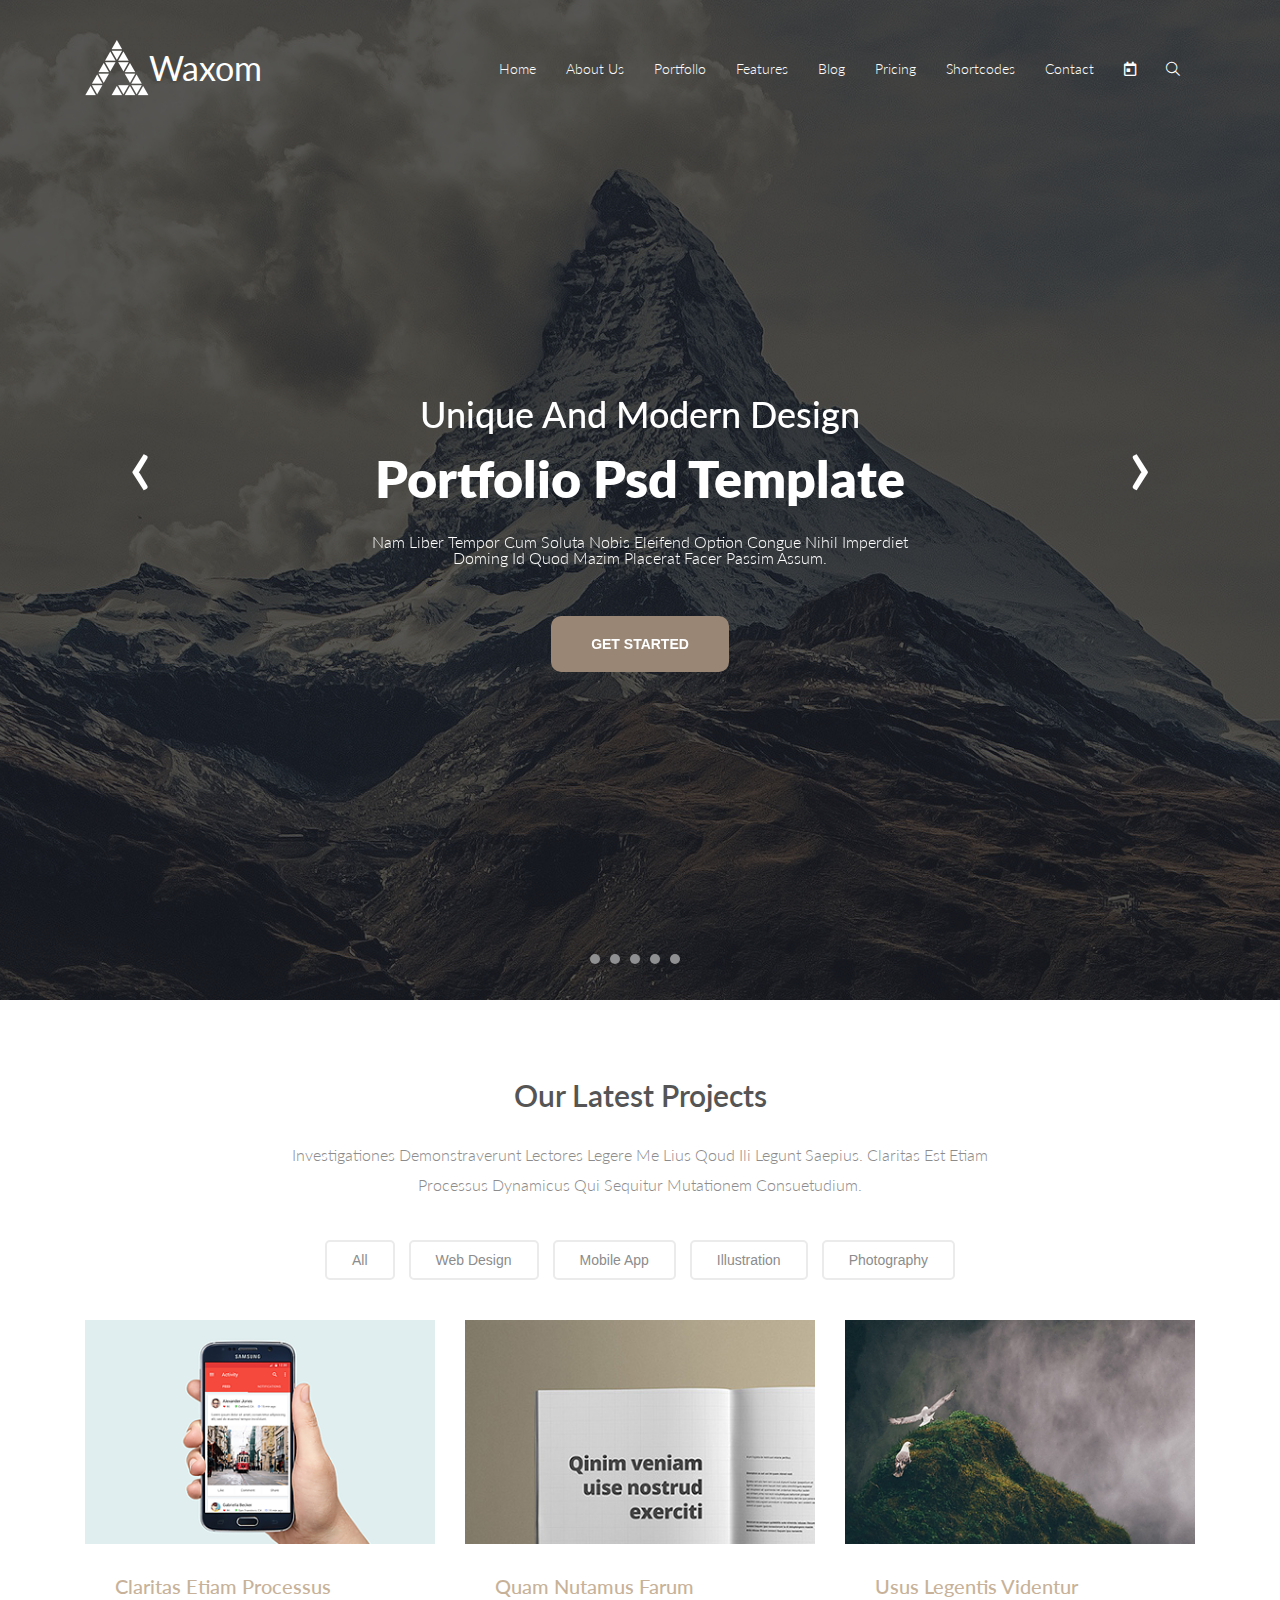
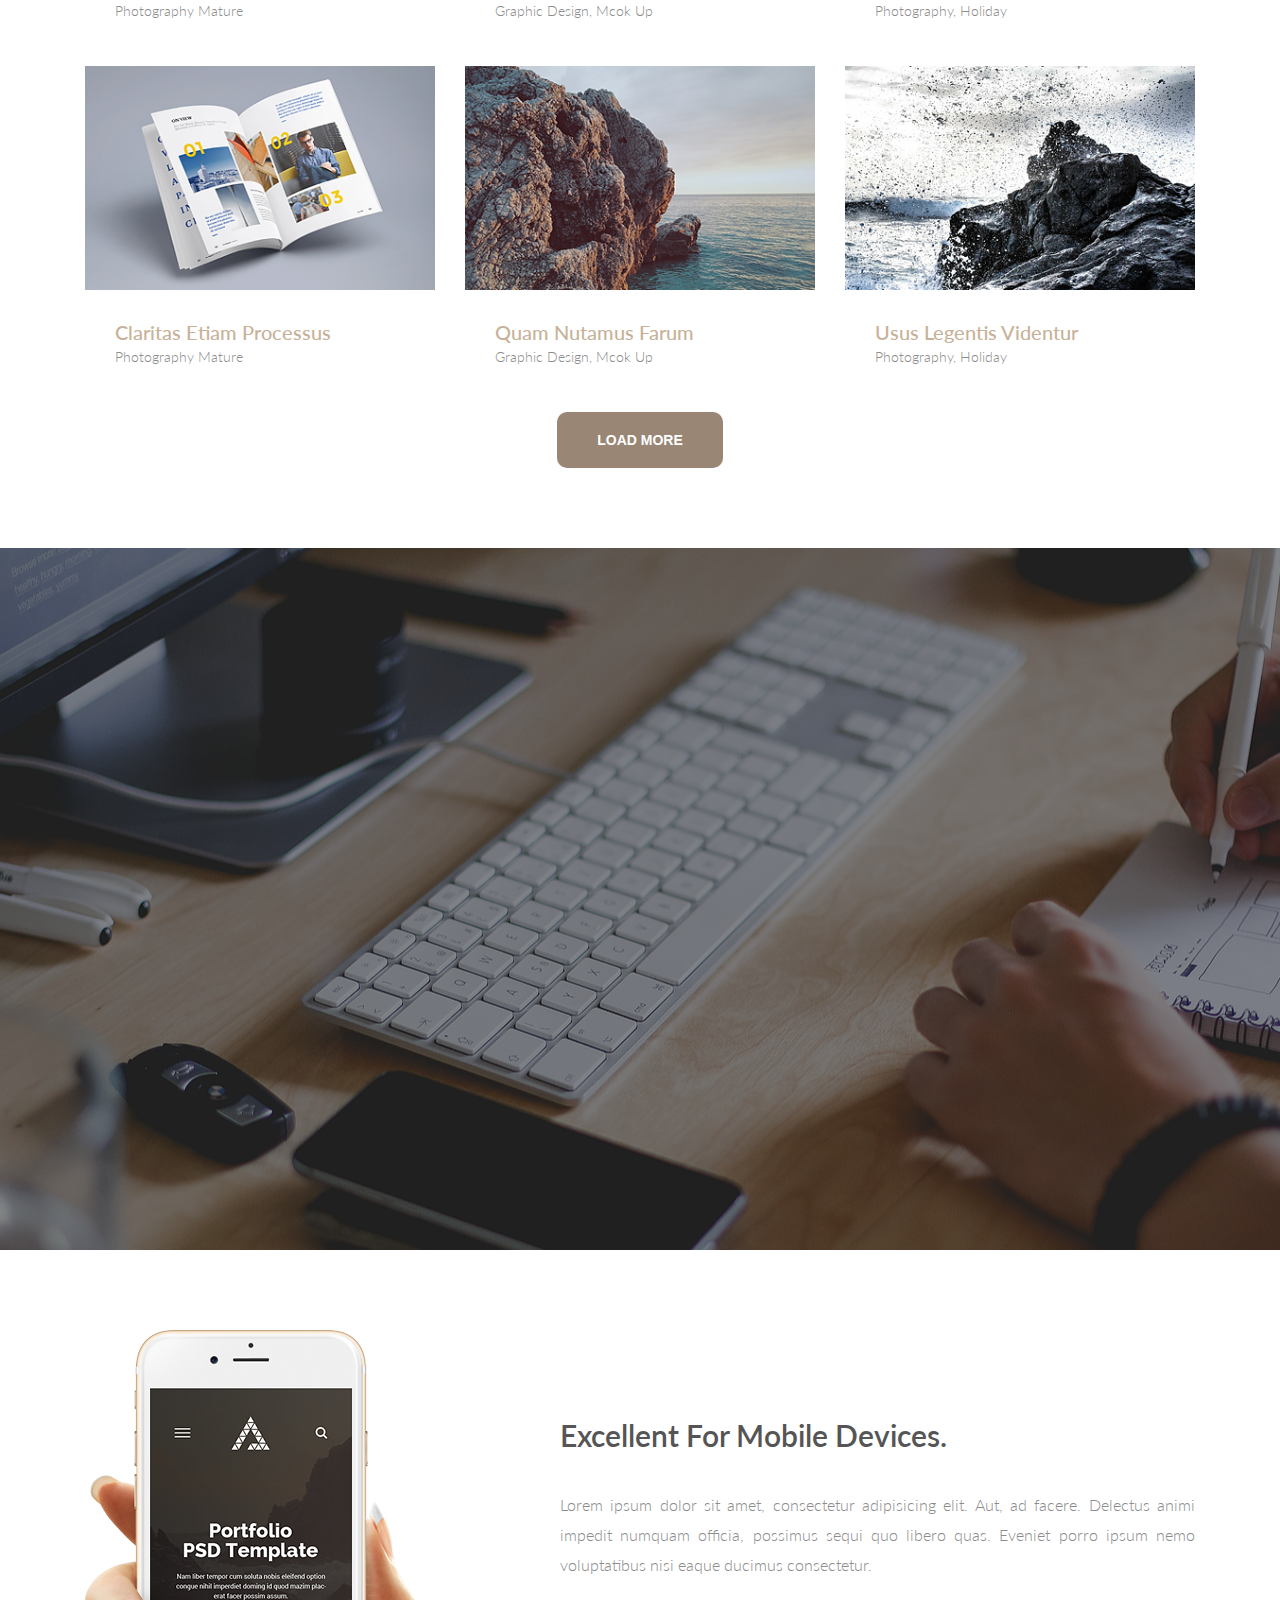
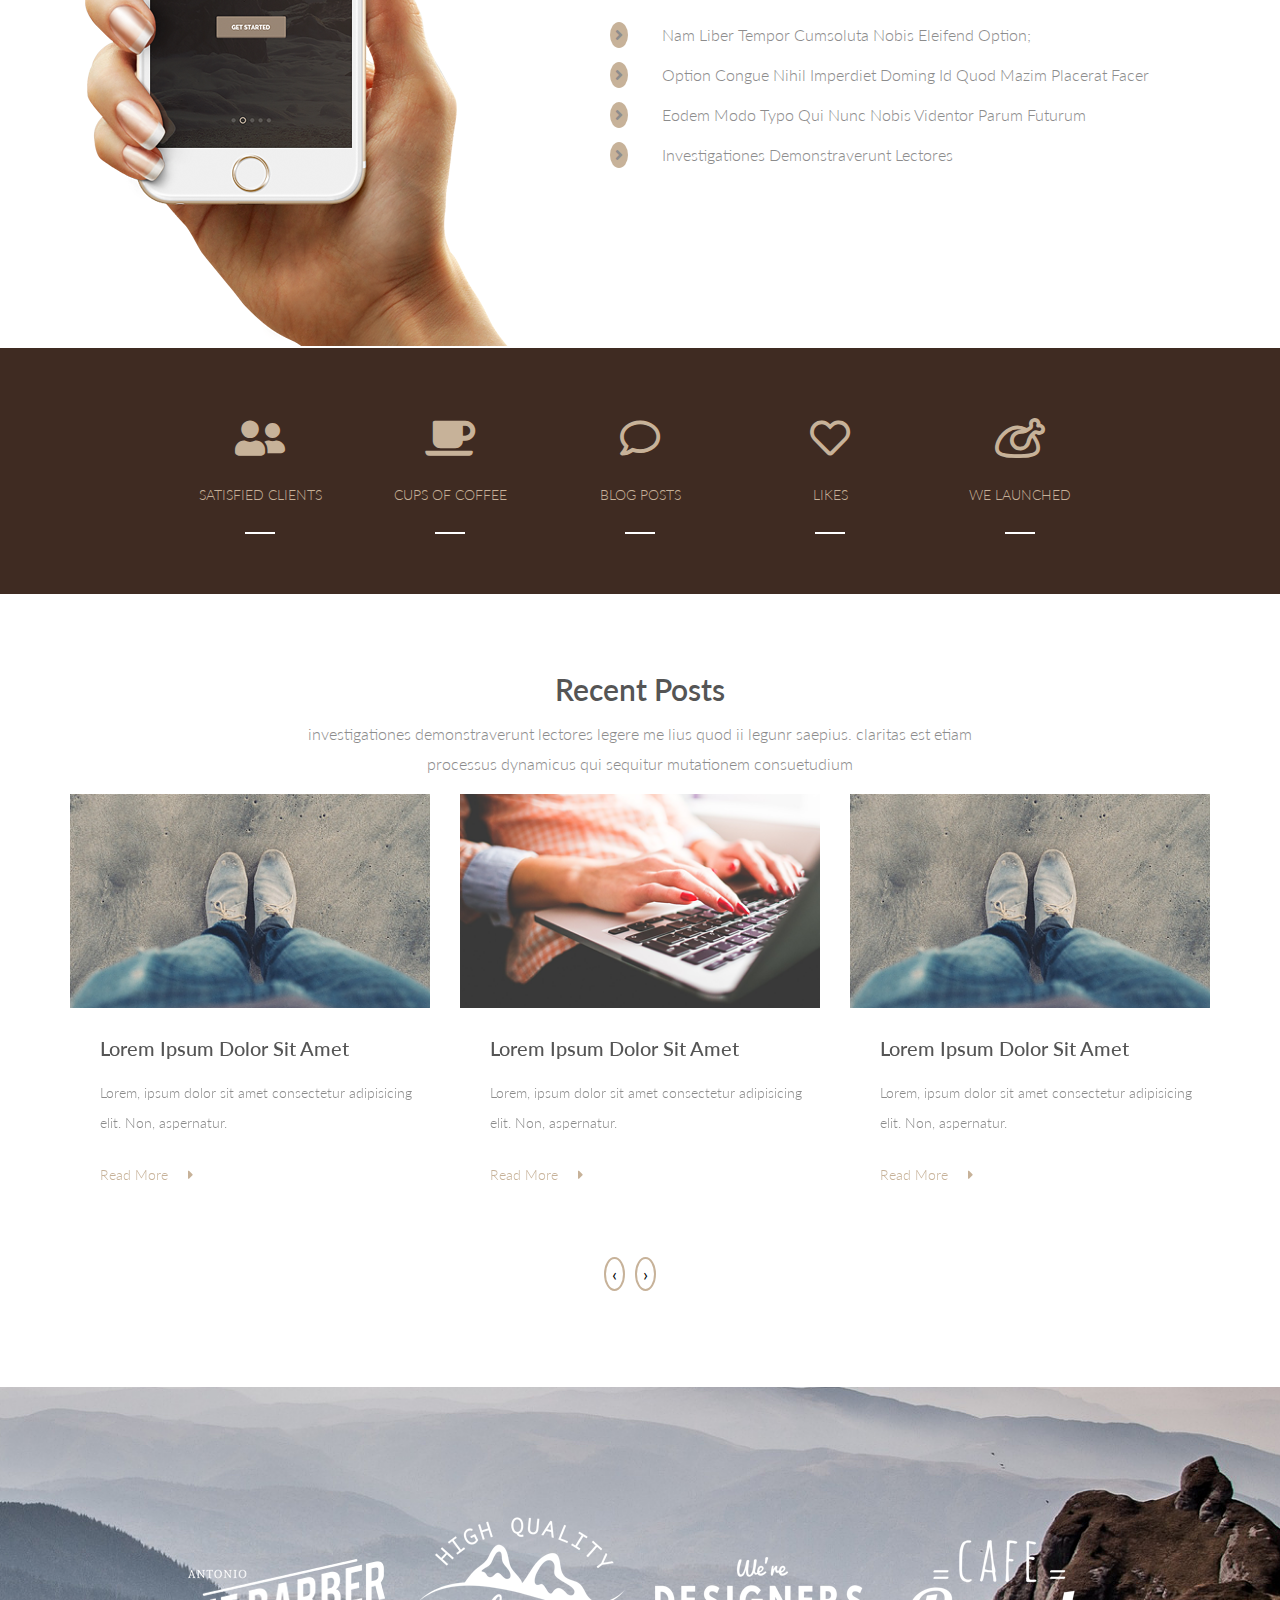
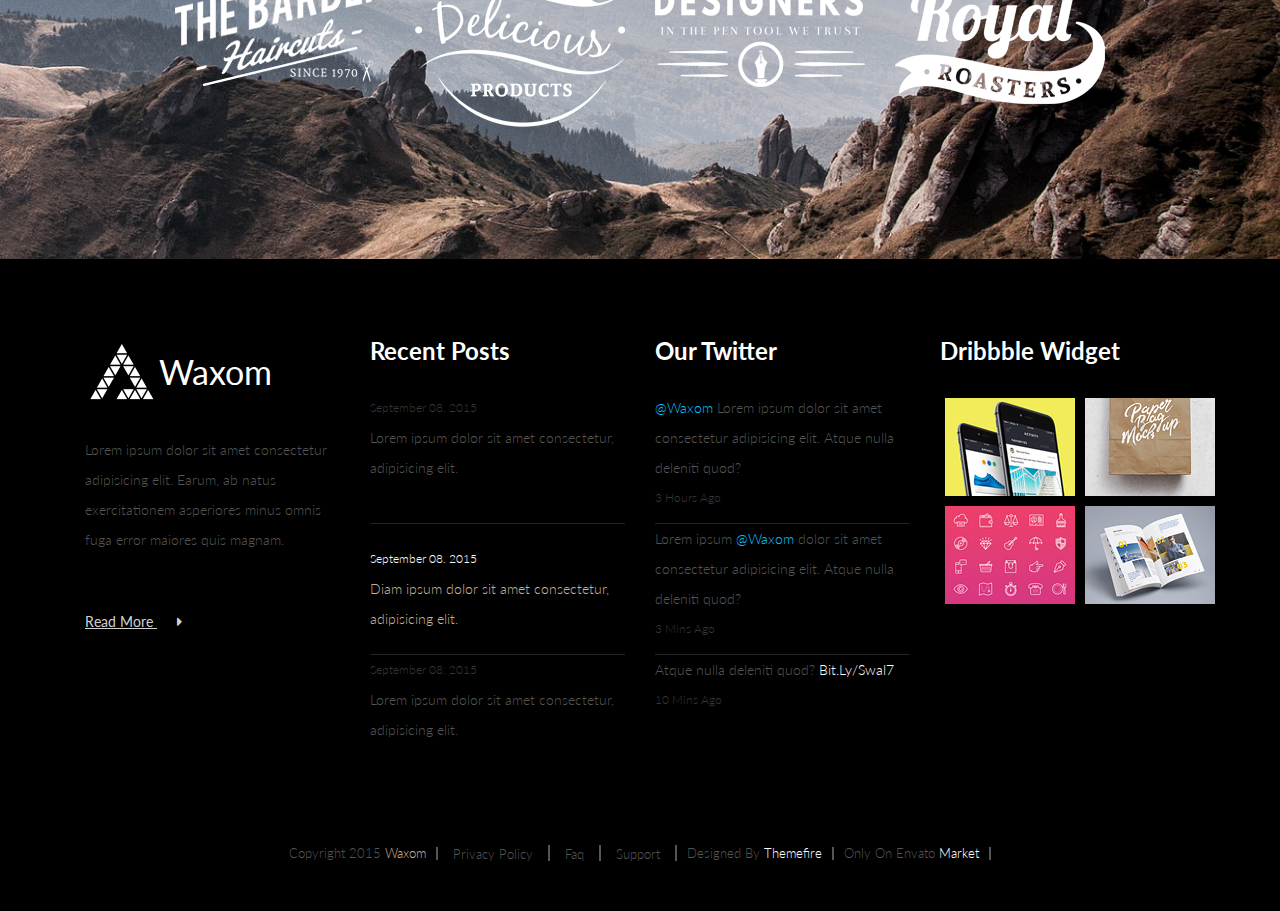
<file: project/6/index.html>
<!DOCTYPE html>
<html lang="en">

<head>
    <meta charset="UTF-8">
    <meta name="viewport" content="width=device-width, initial-scale=1.0">
    <title>StarWars</title>
    <link rel="stylesheet" href="Libs/reset.css">
    <link rel="stylesheet" href="Libs/css/bootstrap-grid.min.css">
    <link rel="stylesheet" href="Libs/css/owl.carousel.min.css">
    <link rel="stylesheet" href="Libs/css/font-awesome.css">
    <link rel="stylesheet" href="Libs/css/all.css">
    <link href="https://fonts.googleapis.com/css?family=Open+Sans:400,600,700&display=swap" rel="stylesheet">
    <link href="https://fonts.googleapis.com/css?family=Lato:100,100i,300,300i,400,700,900&display=swap"
        rel="stylesheet">
    <link rel="stylesheet" href="css/style.min.css">
</head>

<body>

    <!-- ========== header starting ========== -->


    <header>


        <div class="header_top">
            <div class="container fluid">
                <nav class="navbar">
                    <div class="logos">
                        <a class="logo" href="index.html"> <img src="./img/logo (1).png" alt=""> Waxom</a>
                    </div>
                   <div class="navbars">
                    <ul class="navs">
                        <li><a href="#home">home</a></li>
                        <li><a href="#about_us">about us</a></li>
                        <li><a href="#porfolio">portfollo</a></li>
                        <li><a href="#features">features</a></li>
                        <li><a href="#blog">blog</a></li>
                        <li><a href="#pricing">pricing</a></li>
                        <li><a href="#shortcodes">shortcodes</a></li>
                        <li><a href="#contact">contact</a></li>
                        <li><a href="#date"><i class="far fa-calendar-day"></i></a></li>
                        <li><a class="search" href="#search"><i class="fal fa-search"></i></a></li>
                    </ul>
                   </div>
                    <button class="nav_bar"><i class="fas fa-bars"></i></button>
                    <form class="form_search">
                        <i class="fal fa-window-close close"></i>
                        <input placeholder="search" type="text" name="" id="search">
                        <button class="btn search">search</button>
                    </form>
                </nav>

            </div>
        </div>

        <div class="owl-carousel">
            <div class="header_title">
                <div class="header_text">
                    <h2>unique and modern design </h2>
                    <h1>portfolio psd template</h1>
                    <p> nam liber tempor cum soluta nobis eleifend option congue nihil imperdiet </p>
                    <p> doming id quod mazim placerat facer passim assum.</p>
                    <button class="btn start">get started</button>
                </div>
            </div>
            <div class="header_title">
                <div class="header_text">
                    <h2> 2unique and modern design </h2>
                    <h1>portfolio psd template</h1>
                    <p> nam liber tempor cum soluta nobis eleifend option congue nihil imperdiet </p>
                    <p> doming id quod mazim placerat facer passim assum.</p>
                    <button class="btn start">get started</button>
                </div>
            </div>
            <div class="header_title">
                <div class="header_text">
                    <h2>3unique and modern design </h2>
                    <h1>portfolio psd template</h1>
                    <p> nam liber tempor cum soluta nobis eleifend option congue nihil imperdiet </p>
                    <p> doming id quod mazim placerat facer passim assum.</p>
                    <button class="btn start">get started</button>
                </div>
            </div>
            <div class="header_title">
                <div class="header_text">
                    <h2>4unique and modern design </h2>
                    <h1>portfolio psd template</h1>
                    <p> nam liber tempor cum soluta nobis eleifend option congue nihil imperdiet </p>
                    <p> doming id quod mazim placerat facer passim assum.</p>
                    <button class="btn start">get started</button>
                </div>
            </div>
            <div class="header_title">
                <div class="header_text">
                    <h2>5unique and modern design </h2>
                    <h1>portfolio psd template</h1>
                    <p> nam liber tempor cum soluta nobis eleifend option congue nihil imperdiet </p>
                    <p> doming id quod mazim placerat facer passim assum.</p>
                    <button class="btn start">get started</button>
                </div>
            </div>
        </div>
    </header>

    <!-- ========== section starting ========== -->
    <section>

        <!-- =======  section_first ======= -->
        <!-- <div class="section_first">
            <div class="container">
                <div class="row justify-content-between">
                    <div class="col-lg-3">
                        <div class="text_info">
                            <div class="svg">  
                                <svg version="1.1" id="pencil" xmlns="http://www.w3.org/2000/svg"
                                    xmlns:xlink="http://www.w3.org/1999/xlink" x="0px" y="0px"
                                    viewBox="0 0 469.336 469.336" style="enable-background:new 0 0 469.336 469.336;"
                                    xml:space="preserve" data-llp-composed="true" class="lazy-line-painter">
                                    <g>
                                        <g>
                                            <path
                                                d="M456.836,76.168l-64-64.054c-16.125-16.139-44.177-16.17-60.365,0.031L45.763,301.682&#xA;&#9;&#9;&#9;c-1.271,1.282-2.188,2.857-2.688,4.587L0.409,455.73c-1.063,3.722-0.021,7.736,2.719,10.478c2.031,2.033,4.75,3.128,7.542,3.128&#xA;&#9;&#9;&#9;c0.979,0,1.969-0.136,2.927-0.407l149.333-42.703c1.729-0.5,3.302-1.418,4.583-2.69l289.323-286.983&#xA;&#9;&#9;&#9;c8.063-8.069,12.5-18.787,12.5-30.192S464.899,84.237,456.836,76.168z M285.989,89.737l39.264,39.264L120.257,333.998&#xA;&#9;&#9;&#9;l-14.712-29.434c-1.813-3.615-5.5-5.896-9.542-5.896H78.921L285.989,89.737z M26.201,443.137L40.095,394.5l34.742,34.742&#xA;&#9;&#9;&#9;L26.201,443.137z M149.336,407.96l-51.035,14.579l-51.503-51.503l14.579-51.035h28.031l18.385,36.771&#xA;&#9;&#9;&#9;c1.031,2.063,2.708,3.74,4.771,4.771l36.771,18.385V407.96z M170.67,390.417v-17.082c0-4.042-2.281-7.729-5.896-9.542&#xA;&#9;&#9;&#9;l-29.434-14.712l204.996-204.996l39.264,39.264L170.67,390.417z M441.784,121.72l-47.033,46.613l-93.747-93.747l46.582-47.001&#xA;&#9;&#9;&#9;c8.063-8.063,22.104-8.063,30.167,0l64,64c4.031,4.031,6.25,9.385,6.25,15.083S445.784,117.72,441.784,121.72z"
                                                data-llp-id="pencil-0" data-llp-duration="5000" data-llp-delay="0"
                                                fill-opacity="0" style="stroke-linecap: round;" data-llp-stroke-join=""
                                                data-llp-stroke-cap="round" />
                                        </g>
                                    </g>
                                    <g>
                                    </g>
                                </svg>
                            </div> 
                            <h3>web @ App Design</h3>
                            <p>nam liber tempor cum soluta nobls eleifend option congue nihil imperdiet doming id quod
                                mazim.</p>

                        </div>
                    </div>
                    <div class="col-lg-3">
                        <div class="text_info">
                             <div class="svg">
                                <svg version="1.1" id="layout" xmlns="http://www.w3.org/2000/svg"
                                    xmlns:xlink="http://www.w3.org/1999/xlink" x="0px" y="0px"
                                    viewBox="0 0 512.001 512.001" style="enable-background:new 0 0 512.001 512.001;"
                                    xml:space="preserve" data-llp-composed="true" class="lazy-line-painter">
                                    <g>
                                        <g>
                                            <path
                                                d="M451.334,305.173c0-3.753-2.072-7.2-5.387-8.96l-75.717-40.21l20.385-10.826c0.124-0.066,0.245-0.135,0.366-0.205&#xA;&#9;&#9;&#9;l54.964-29.185c3.315-1.76,5.388-5.207,5.388-8.96s-2.073-7.2-5.388-8.96l-75.718-40.215l75.718-40.211&#xA;&#9;&#9;&#9;c3.315-1.76,5.387-5.207,5.387-8.96c0-3.754-2.073-7.2-5.388-8.96L260.757,1.185c-2.975-1.58-6.541-1.58-9.515,0L66.055,99.52&#xA;&#9;&#9;&#9;c-3.315,1.76-5.388,5.206-5.388,8.96c0,3.753,2.072,7.2,5.387,8.96l75.718,40.211l-75.718,40.215&#xA;&#9;&#9;&#9;c-3.315,1.76-5.388,5.207-5.388,8.96c0,3.753,2.073,7.2,5.388,8.96l54.963,29.185c0.121,0.07,0.243,0.139,0.367,0.205&#xA;&#9;&#9;&#9;l20.385,10.826l-75.717,40.21c-3.315,1.76-5.387,5.207-5.387,8.96c0,3.753,2.072,7.2,5.387,8.96l75.723,40.213l-75.723,40.213&#xA;&#9;&#9;&#9;c-3.313,1.761-5.385,5.207-5.385,8.961c0,3.754,2.073,7.2,5.388,8.96l185.188,98.336c1.487,0.789,3.123,1.185,4.757,1.185&#xA;&#9;&#9;&#9;c1.634,0,3.271-0.396,4.757-1.185l185.188-98.336c3.315-1.76,5.388-5.206,5.388-8.96c0-3.753-2.072-7.2-5.387-8.96l-75.723-40.213&#xA;&#9;&#9;&#9;l75.723-40.213C449.263,312.373,451.334,308.926,451.334,305.173z M396.003,194.317l23.554,12.51l-23.554,12.507V194.317z&#xA;&#9;&#9;&#9; M116,219.334l-23.554-12.507L116,194.316V219.334z M375.713,183.54v46.577l-16.81,8.928v-64.433L375.713,183.54z M92.445,108.48&#xA;&#9;&#9;&#9;l163.557-86.849l163.557,86.849l-163.557,86.86l-13.136-6.976c-0.444-0.28-0.909-0.532-1.396-0.742l-73.302-38.929&#xA;&#9;&#9;&#9;c-0.001,0-0.001-0.001-0.001-0.001L92.445,108.48z M338.612,174.442v75.372l-16.809,8.928v-75.373L338.612,174.442z&#xA;&#9;&#9;&#9; M301.512,194.144v75.373l-16.81,8.928v-75.373L301.512,194.144z M264.412,213.848v75.373l-8.409,4.466l-8.411-4.467v-75.372&#xA;&#9;&#9;&#9;l3.653,1.94c1.488,0.789,3.123,1.185,4.757,1.185c1.634,0,3.27-0.396,4.757-1.185L264.412,213.848z M227.3,203.071v75.372&#xA;&#9;&#9;&#9;l-16.81-8.928v-75.372L227.3,203.071z M190.2,183.369v75.372l-16.809-8.927v-75.372L190.2,183.369z M136.29,230.117v-46.578&#xA;&#9;&#9;&#9;l16.81-8.929v64.433L136.29,230.117z M419.556,403.52l-163.555,86.849L92.445,403.52l70.963-37.686l87.835,46.646&#xA;&#9;&#9;&#9;c1.488,0.789,3.123,1.185,4.758,1.185s3.271-0.396,4.758-1.185l87.835-46.646L419.556,403.52z M343.848,345.38&#xA;&#9;&#9;&#9;c-0.016,0.008-0.031,0.017-0.047,0.025l-87.801,46.629l-87.801-46.629c-0.015-0.008-0.029-0.016-0.045-0.023l-75.711-40.208&#xA;&#9;&#9;&#9;l70.964-37.687l32.039,17.014c0.054,0.03,0.109,0.058,0.163,0.086l55.632,29.543c1.488,0.79,3.124,1.186,4.759,1.186&#xA;&#9;&#9;&#9;c1.634,0,3.27-0.396,4.757-1.185l18.531-9.841c0.056-0.029,0.113-0.059,0.168-0.089l36.909-19.601&#xA;&#9;&#9;&#9;c0.069-0.036,0.139-0.072,0.207-0.11l32.02-17.004l70.965,37.686L343.848,345.38z"
                                                data-llp-id="layout-0" data-llp-duration="3000" data-llp-delay="0"
                                                fill-opacity="0" style="stroke-linejoin: round; stroke-linecap: round;"
                                                data-llp-stroke-join="round" data-llp-stroke-cap="round" />
                                        </g>
                                    </g>
                                    <g>
                                        <g>
                                            <path
                                                d="M346.323,121.799c-2.348-5.089-8.378-7.307-13.464-4.959l-81.211,37.486c-5.087,2.348-7.306,8.376-4.959,13.464&#xA;&#9;&#9;&#9;c1.711,3.71,5.383,5.895,9.217,5.895c1.423,0,2.869-0.3,4.247-0.936l81.211-37.486&#xA;&#9;&#9;&#9;C346.451,132.915,348.67,126.887,346.323,121.799z"
                                                data-llp-id="layout-1" data-llp-duration="3000" data-llp-delay="5000"
                                                fill-opacity="0" style="stroke-linejoin: round; stroke-linecap: round;"
                                                data-llp-stroke-join="round" data-llp-stroke-cap="round" />
                                        </g>
                                    </g>
                                    <g>
                                        <g>
                                            <path
                                                d="M367.404,101.665c-13.056,0-13.077,20.29,0,20.29C380.46,121.956,380.481,101.665,367.404,101.665z"
                                                data-llp-id="layout-2" data-llp-duration="3000" data-llp-delay="10000"
                                                fill-opacity="0" style="stroke-linejoin: round; stroke-linecap: round;"
                                                data-llp-stroke-join="round" data-llp-stroke-cap="round" />
                                        </g>

                                </svg>
                            </div>  
                            <h3>development</h3>
                            <p>Lorem ipsum dolor sit amet consectetur adipisicing elit. Dolorum aliquam ipsa itaque
                            </p>
                        </div>
                    </div>
                    <div class="col-lg-3">
                        <div class="text_info">
                            <div class="svg">
                                    <svg id="settings" enable-background="new 0 0 512 512" viewBox="0 0 512 512"
                                        xmlns="http://www.w3.org/2000/svg" data-llp-composed="true"
                                        class="lazy-line-painter">
                                        <path
                                            d="m272.066 512h-32.133c-25.989 0-47.134-21.144-47.134-47.133v-10.871c-11.049-3.53-21.784-7.986-32.097-13.323l-7.704 7.704c-18.659 18.682-48.548 18.134-66.665-.007l-22.711-22.71c-18.149-18.129-18.671-48.008.006-66.665l7.698-7.698c-5.337-10.313-9.792-21.046-13.323-32.097h-10.87c-25.988 0-47.133-21.144-47.133-47.133v-32.134c0-25.989 21.145-47.133 47.134-47.133h10.87c3.531-11.05 7.986-21.784 13.323-32.097l-7.704-7.703c-18.666-18.646-18.151-48.528.006-66.665l22.713-22.712c18.159-18.184 48.041-18.638 66.664.006l7.697 7.697c10.313-5.336 21.048-9.792 32.097-13.323v-10.87c0-25.989 21.144-47.133 47.134-47.133h32.133c25.989 0 47.133 21.144 47.133 47.133v10.871c11.049 3.53 21.784 7.986 32.097 13.323l7.704-7.704c18.659-18.682 48.548-18.134 66.665.007l22.711 22.71c18.149 18.129 18.671 48.008-.006 66.665l-7.698 7.698c5.337 10.313 9.792 21.046 13.323 32.097h10.87c25.989 0 47.134 21.144 47.134 47.133v32.134c0 25.989-21.145 47.133-47.134 47.133h-10.87c-3.531 11.05-7.986 21.784-13.323 32.097l7.704 7.704c18.666 18.646 18.151 48.528-.006 66.665l-22.713 22.712c-18.159 18.184-48.041 18.638-66.664-.006l-7.697-7.697c-10.313 5.336-21.048 9.792-32.097 13.323v10.871c0 25.987-21.144 47.131-47.134 47.131zm-106.349-102.83c14.327 8.473 29.747 14.874 45.831 19.025 6.624 1.709 11.252 7.683 11.252 14.524v22.148c0 9.447 7.687 17.133 17.134 17.133h32.133c9.447 0 17.134-7.686 17.134-17.133v-22.148c0-6.841 4.628-12.815 11.252-14.524 16.084-4.151 31.504-10.552 45.831-19.025 5.895-3.486 13.4-2.538 18.243 2.305l15.688 15.689c6.764 6.772 17.626 6.615 24.224.007l22.727-22.726c6.582-6.574 6.802-17.438.006-24.225l-15.695-15.695c-4.842-4.842-5.79-12.348-2.305-18.242 8.473-14.326 14.873-29.746 19.024-45.831 1.71-6.624 7.684-11.251 14.524-11.251h22.147c9.447 0 17.134-7.686 17.134-17.133v-32.134c0-9.447-7.687-17.133-17.134-17.133h-22.147c-6.841 0-12.814-4.628-14.524-11.251-4.151-16.085-10.552-31.505-19.024-45.831-3.485-5.894-2.537-13.4 2.305-18.242l15.689-15.689c6.782-6.774 6.605-17.634.006-24.225l-22.725-22.725c-6.587-6.596-17.451-6.789-24.225-.006l-15.694 15.695c-4.842 4.843-12.35 5.791-18.243 2.305-14.327-8.473-29.747-14.874-45.831-19.025-6.624-1.709-11.252-7.683-11.252-14.524v-22.15c0-9.447-7.687-17.133-17.134-17.133h-32.133c-9.447 0-17.134 7.686-17.134 17.133v22.148c0 6.841-4.628 12.815-11.252 14.524-16.084 4.151-31.504 10.552-45.831 19.025-5.896 3.485-13.401 2.537-18.243-2.305l-15.688-15.689c-6.764-6.772-17.627-6.615-24.224-.007l-22.727 22.726c-6.582 6.574-6.802 17.437-.006 24.225l15.695 15.695c4.842 4.842 5.79 12.348 2.305 18.242-8.473 14.326-14.873 29.746-19.024 45.831-1.71 6.624-7.684 11.251-14.524 11.251h-22.148c-9.447.001-17.134 7.687-17.134 17.134v32.134c0 9.447 7.687 17.133 17.134 17.133h22.147c6.841 0 12.814 4.628 14.524 11.251 4.151 16.085 10.552 31.505 19.024 45.831 3.485 5.894 2.537 13.4-2.305 18.242l-15.689 15.689c-6.782 6.774-6.605 17.634-.006 24.225l22.725 22.725c6.587 6.596 17.451 6.789 24.225.006l15.694-15.695c3.568-3.567 10.991-6.594 18.244-2.304z"
                                            data-llp-id="settings-0" data-llp-duration="5000" data-llp-delay="0"
                                            fill-opacity="0" style="stroke-linecap: round; stroke-linejoin: round;"
                                            data-llp-stroke-join="round" data-llp-stroke-cap="round" />
                                        <path
                                            d="m256 367.4c-61.427 0-111.4-49.974-111.4-111.4s49.973-111.4 111.4-111.4 111.4 49.974 111.4 111.4-49.973 111.4-111.4 111.4zm0-192.8c-44.885 0-81.4 36.516-81.4 81.4s36.516 81.4 81.4 81.4 81.4-36.516 81.4-81.4-36.515-81.4-81.4-81.4z"
                                            data-llp-id="settings-1" data-llp-duration="3000" data-llp-delay="5000"
                                            fill-opacity="0" style="stroke-linecap: round; stroke-linejoin: round;"
                                            data-llp-stroke-join="round" data-llp-stroke-cap="round" />
                                    </svg>
                                </div>  
                            <h3>customization</h3>
                            <p>nam liber tempor cum soluta nobls eleifend option congue nihil imperdiet doming id
                                quod
                                mazim.</p>
                        </div>
                    </div>
                    <div class="col-lg-3">
                        <div class="text_info">
                             <div class="svg">
                                    <svg id="rocket" enable-background="new 0 0 512 512" viewBox="0 0 512 512"
                                        xmlns="http://www.w3.org/2000/svg" data-llp-composed="true"
                                        class="lazy-line-painter">
                                        <g>
                                            <path
                                                d="m504.5 448.903h-32.581v-273.064c0-17.396-14.152-31.548-31.548-31.548h-96.19c-4.142 0-7.5 3.358-7.5 7.5s3.358 7.5 7.5 7.5h96.19c9.125 0 16.548 7.424 16.548 16.548v273.065h-25.671c.387-2.832.59-5.682.59-8.532 0-35.076-28.537-63.613-63.613-63.613-4.716 0-9.425.539-14.067 1.606-8.092-15.592-24.211-25.655-42.045-25.655-5.818 0-11.469 1.061-16.789 3.122-2.185-19.764-18.987-35.187-39.324-35.187s-37.139 15.423-39.324 35.187c-5.32-2.061-10.971-3.122-16.789-3.122-17.834 0-33.954 10.063-42.045 25.655-4.643-1.068-9.351-1.606-14.067-1.606-35.077 0-63.613 28.537-63.613 63.613 0 2.851.203 5.7.59 8.532h-25.671v-273.065c0-9.125 7.423-16.548 16.548-16.548h96.193c4.142 0 7.5-3.358 7.5-7.5s-3.358-7.5-7.5-7.5h-96.193c-17.396 0-31.548 14.153-31.548 31.548v273.065h-32.581c-4.142 0-7.5 3.358-7.5 7.5v16.032c0 12.976 10.557 23.532 23.532 23.532h464.936c12.976 0 23.532-10.557 23.532-23.532v-16.032c0-4.143-3.358-7.501-7.5-7.501zm-7.5 23.533c0 4.705-3.828 8.532-8.532 8.532h-464.936c-4.705 0-8.532-3.828-8.532-8.532v-8.532h96.707c4.142 0 7.5-3.358 7.5-7.5s-3.358-7.5-7.5-7.5h-15.778c-.509-2.827-.768-5.681-.768-8.532 0-26.805 21.808-48.613 48.613-48.613 5.339 0 10.685.914 15.89 2.716 1.885.653 3.951.528 5.744-.346 1.792-.875 3.162-2.427 3.808-4.314 4.521-13.221 16.847-22.104 30.672-22.104 7.581 0 14.781 2.683 20.823 7.76 2.551 2.143 6.209 2.347 8.982.5s3.995-5.301 3.001-8.48c-.858-2.746-1.258-5.059-1.258-7.28 0-13.545 11.02-24.564 24.564-24.564s24.564 11.02 24.564 24.564c0 2.221-.4 4.534-1.258 7.28-.994 3.18.229 6.634 3.001 8.48 2.773 1.846 6.431 1.643 8.982-.5 6.042-5.076 13.243-7.76 20.823-7.76 13.825 0 26.151 8.883 30.672 22.104.646 1.887 2.016 3.439 3.808 4.314 1.793.875 3.86 1 5.744.346 5.205-1.802 10.55-2.716 15.89-2.716 26.806 0 48.613 21.808 48.613 48.613 0 2.851-.26 5.705-.768 8.532h-272.294c-4.142 0-7.5 3.358-7.5 7.5s3.358 7.5 7.5 7.5h353.223z"
                                                data-llp-id="rocket-0" data-llp-duration="3000" data-llp-delay="0"
                                                fill-opacity="0" style="stroke-linecap: round;"
                                                data-llp-stroke-cap="round" />
                                            <path
                                                d="m159.619 236.494c-4.715 5.658-7.312 12.831-7.312 20.197v23.358c0 2.666 1.416 5.132 3.718 6.477 1.168.682 2.475 1.023 3.782 1.023 1.271 0 2.542-.322 3.686-.968l53.41-30.137c2.035 3.716 4.193 7.372 6.472 10.961l-6.714 26.857c-.561 2.241-.057 4.614 1.364 6.435s3.602 2.885 5.912 2.885h64.129c2.31 0 4.49-1.064 5.912-2.885 1.421-1.82 1.925-4.194 1.364-6.435l-6.714-26.857c2.279-3.589 4.437-7.244 6.472-10.961l53.41 30.137c1.145.646 2.415.968 3.686.968 1.307 0 2.614-.342 3.782-1.023 2.302-1.344 3.718-3.81 3.718-6.477v-23.358c0-7.366-2.597-14.539-7.312-20.197l-35.604-42.711c1.875-11.141 2.835-22.5 2.835-33.976 0-27.351-5.295-53.789-15.738-78.578-10.072-23.908-24.409-45.118-42.613-63.041-2.919-2.874-7.604-2.874-10.523 0-18.204 17.922-32.541 39.132-42.613 63.041-10.443 24.79-15.738 51.227-15.738 78.578 0 11.458.957 22.8 2.826 33.924zm7.688 30.711v-10.514c0-3.864 1.362-7.626 3.835-10.594l28.112-33.734c2.809 10.508 6.46 20.756 10.936 30.646zm66.235 21.376 4.266-17.064h36.385l4.266 17.064zm107.316-42.484c2.473 2.968 3.835 6.73 3.835 10.594v10.514l-42.883-24.197c4.475-9.89 8.127-20.137 10.936-30.646zm-84.858-211.807c12.595 13.539 22.983 29.063 30.878 45.872h-61.756c7.895-16.809 18.283-32.333 30.878-45.872zm-37.128 60.871h74.255c7.499 20.445 11.485 42.364 11.485 64.645 0 34.488-9.278 67.833-26.872 96.71h-43.481c-17.594-28.877-26.872-62.222-26.872-96.71 0-22.281 3.987-44.199 11.485-64.645z"
                                                data-llp-id="rocket-1" data-llp-duration="5000" data-llp-delay="5000"
                                                fill-opacity="0" style="stroke-linecap: round;"
                                                data-llp-stroke-cap="round" />
                                            <path
                                                d="m287.548 151.79c0-17.396-14.152-31.548-31.548-31.548s-31.548 14.153-31.548 31.548 14.152 31.548 31.548 31.548 31.548-14.152 31.548-31.548zm-48.096 0c0-9.125 7.423-16.548 16.548-16.548s16.548 7.424 16.548 16.548-7.423 16.548-16.548 16.548-16.548-7.423-16.548-16.548z"
                                                data-llp-id="rocket-2" data-llp-duration="5000" data-llp-delay="10000"
                                                fill-opacity="0" style="stroke-linecap: round;"
                                                data-llp-stroke-cap="round" />
                                        </g>
                                    </svg>
                                </div> 
                            <h3>marketing</h3>
                            <p>nam liber tempor cum soluta nobls eleifend option congue nihil imperdiet doming id
                                quod
                                mazim.</p>
                        </div>
                    </div>

                </div>

            </div>
            </div> -->
        <!-- =======  section_second ======= -->

        <div id="porfolio" class="section_second">
            <div class="container">
                <h2>our latest projects</h2>
                <p>investigationes demonstraverunt lectores legere me lius qoud ili legunt saepius. claritas est etiam
                </p>
                <p> processus dynamicus qui sequitur mutationem consuetudium.</p>
                <div class="row justify-content-sm-center">
                    <div class="col-lg-12">
                        <div class="btn_project">
                            <button class="btn_tab all">all</button>
                            <button class="btn_tab design">web design</button>
                            <button class="btn_tab app">mobile app</button>
                            <button class="btn_tab illus">illustration</button>
                            <button class="btn_tab photo">photography</button>
                        </div>
                    </div>
                    <div class="col-lg-4 col-sm-6 mb_30">
                        <div class="project_item one">
                            <div class="img_box">
                                <img src="./img/01.png" alt="">
                            </div>
                            <div class="project_info photography">
                                <h3>claritas etiam processus</h3>
                                <p>photography mature</p>
                            </div>
                            <div class="icons_position">
                                <i class="far fa-search"></i>
                                <i class="far fa-share"></i>
                            </div>
                        </div>
                    </div>
                    <div class="col-lg-4 col-sm-6 mb_30">
                        <div class="project_item two">
                            <div class="img_box">
                                <img src="./img/2.png" alt="">
                            </div>
                            <div class="project_info  ">
                                <h3>quam nutamus farum</h3>
                                <p>graphic design, Mcok up</p>
                            </div>
                            <div class="icons_position">
                                <i class="far fa-search"></i>
                                <i class="far fa-share"></i>
                            </div>
                        </div>
                    </div>
                    <div class="col-lg-4 col-sm-6 mb_30">
                        <div class="project_item one">
                            <div class="img_box">
                                <img src="./img/23.png" alt="">
                            </div>
                            <div class="project_info photography">
                                <h3>usus legentis videntur</h3>
                                <p>photography, holiday</p>
                            </div>
                            <div class="icons_position">
                                <i class="far fa-search"></i>
                                <i class="far fa-share"></i>
                            </div>
                        </div>
                    </div>
                    <div class="col-lg-4 col-sm-6 mb_30">
                        <div class="project_item three">
                            <div class="img_box">
                                <img src="./img/4.png" alt="">
                            </div>
                            <div class="project_info photography">
                                <h3>claritas etiam processus</h3>
                                <p>photography mature</p>
                            </div>
                            <div class="icons_position">
                                <i class="far fa-search"></i>
                                <i class="far fa-share"></i>
                            </div>
                        </div>
                    </div>
                    <div class="col-lg-4 col-sm-6 mb_30">
                        <div class="project_item two">
                            <div class="img_box">
                                <img src="./img/5.png" alt="">
                            </div>
                            <div class="project_info design ">
                                <h3>quam nutamus farum</h3>
                                <p>graphic design, Mcok up</p>
                            </div>
                            <div class="icons_position">
                                <i class="far fa-search"></i>
                                <i class="far fa-share"></i>
                            </div>
                        </div>
                    </div>
                    <div class="col-lg-4 col-sm-6 mb_30">
                        <div class="project_item four">
                            <div class="img_box">
                                <img src="./img/photo.png" alt="">
                            </div>
                            <div class="project_info photography">
                                <h3>usus legentis videntur</h3>
                                <p>photography, holiday</p>
                            </div>
                            <div class="icons_position">
                                <i class="far fa-search"></i>
                                <i class="far fa-share"></i>
                            </div>
                        </div>
                    </div>

                </div>
                <button class="btn load">load more</button>
            </div>
        </div>

        <!-- =======  section_three ======= -->

        <div id="features" class="section_three d-none d-sm-block">
            <div class="container">
                <div class="row justify-content-center align-items-center">
                    <div class="col-12">
                        <iframe width="100%" height="500" src="https://www.youtube-nocookie.com/embed/np08WdS9OXg"
                            frameborder="0"
                            allow="accelerometer; autoplay; encrypted-media; gyroscope; picture-in-picture"
                            allowfullscreen></iframe>
                    </div>
                </div>
            </div>
        </div>
        <!-- =======  section_four ======= -->
        <div id="blog" class="section_four">
            <div class="container">
                <div class="row">
                    <div class="col-lg-5 col-md-5">
                        <div class="img_box">
                            <img src="./img/iphon.png" alt="">
                        </div>
                    </div>
                    <div class="col-lg-7 col-md-7">
                        <h3>excellent for mobile devices.</h3>
                        <p>Lorem ipsum dolor sit amet, consectetur adipisicing elit. Aut, ad facere. Delectus animi
                            impedit numquam officia, possimus sequi quo libero quas. Eveniet porro ipsum nemo
                            voluptatibus nisi eaque ducimus consectetur.</p>
                        <div class="mobile_text">
                            <p><i class="fas fa-angle-right"></i> nam liber tempor cumsoluta nobis eleifend option;</p>
                            <p><i class="fas fa-angle-right"></i> option congue nihil imperdiet doming id quod mazim
                                placerat facer</p>
                            <p><i class="fas fa-angle-right"></i> eodem modo typo qui nunc nobis videntor parum futurum
                            </p>
                            <p><i class="fas fa-angle-right"></i> investigationes demonstraverunt lectores</p>
                        </div>
                    </div>
                </div>
            </div>
        </div>
        <!-- =======  section_five ======= -->
        <div id="pricing" class="section_five">
            <div class="container fluid">
                <div class="row justify-content-center">
                    <div class="col-lg-2 col-md-2 col-sm-6">
                        <div class="counter_item">
                            <div class="counter_icon">
                                <i class="fas fa-user-friends"></i>
                            </div>
                            <div class="counter_texts">
                                <p class="number" data-number='3587'></p>
                                <p class="text">satisfied clients</p>
                            </div>
                        </div>
                    </div>
                    <div class="col-lg-2 col-md-2 col-sm-6">
                        <div class="counter_item">
                            <div class="counter_icon">
                                <i class="fas fa-coffee"></i>
                            </div>
                            <div class="counter_texts">
                                <p class="number" data-number="207"></p>
                                <p class="text">cups of coffee</p>
                            </div>
                        </div>
                    </div>
                    <div class="col-lg-2 col-md-2 col-sm-6">
                        <div class="counter_item">
                            <div class="counter_icon">
                                <i class="far fa-comment"></i>
                            </div>
                            <div class="counter_texts">
                                <p class="number" data-number="2500"></p>
                                <p class="text">blog posts</p>
                            </div>
                        </div>
                    </div>
                    <div class="col-lg-2 col-md-2 col-sm-6">
                        <div class="counter_item">
                            <div class="counter_icon">
                                <i class="far fa-heart"></i>
                            </div>
                            <div class="counter_texts">
                                <p class="number" data-number="873"></p>
                                <p class="text">likes</p>
                            </div>
                        </div>
                    </div>
                    <div class="col-lg-2 col-md-2 col-sm-6">
                        <div class="counter_item">
                            <div class="counter_icon">
                                <i class="far fa-turkey"></i>
                            </div>
                            <div class="counter_texts">
                                <p class="number" data-number="900"></p>
                                <p class="text">we launched</p>
                            </div>
                        </div>
                    </div>
                </div>
            </div>

        </div>

        <!-- =======  section_six ======= -->
        <div id="shortcodes" class="section_six">
            <div class="container">
                <h2>recent posts</h2>
                <p>investigationes demonstraverunt lectores legere me lius quod ii legunr saepius. claritas est etiam
                </p>
                <p>processus dynamicus qui sequitur mutationem consuetudium</p>
                <div class="row">
                    <div class="owl-carousel">
                        <div class="project_box">
                            <div class="project_box_item">
                                <div class="img_box">
                                    <img src="./img/002.png" alt="">
                                </div>
                                <div class="project_box_info">
                                    <h3>lorem ipsum dolor sit amet</h3>
                                    <p>Lorem, ipsum dolor sit amet consectetur adipisicing elit. Non, aspernatur.</p>
                                    <a href="#!">read more<i class="fas fa-caret-right"></i></a>
                                </div>

                            </div>
                        </div>
                        <div class="project_box">
                            <div class="project_box_item">
                                <div class="img_box">
                                    <img src="./img/001.png" alt="">
                                </div>
                                <div class="project_box_info photography">
                                    <h3>lorem ipsum dolor sit amet</h3>
                                    <p>Lorem, ipsum dolor sit amet consectetur adipisicing elit. Non, aspernatur.</p>
                                    <a href="#!">read more<i class="fas fa-caret-right"></i></a>
                                </div>

                            </div>
                        </div>
                        <div class="project_box">
                            <div class="project_box_item">
                                <div class="img_box">
                                    <img src="./img/003 (1).png " alt="">
                                </div>
                                <div class="project_box_info photography">
                                    <h3>lorem ipsum dolor sit amet</h3>
                                    <p>Lorem, ipsum dolor sit amet consectetur adipisicing elit. Non, aspernatur.</p>
                                    <a href="#!">read more<i class="fas fa-caret-right"></i></a>
                                </div>

                            </div>
                        </div>
                        <div class="project_box">
                            <div class="project_box_item">
                                <div class="img_box">
                                    <img src="./img/001.png" alt="">
                                </div>
                                <div class="project_box_info photography">
                                    <h3>lorem ipsum dolor sit amet</h3>
                                    <p>Lorem, ipsum dolor sit amet consectetur adipisicing elit. Non, aspernatur.</p>
                                    <a href="#!">read more<i class="fas fa-caret-right"></i></a>
                                </div>

                            </div>
                        </div>
                    </div>
                </div>
            </div>
        </div>
 
   
         


    </section>


    <!-- ========== footer starting ========== -->

    <footer id="contact">
        <button class="click"><i class="far fa-arrow-to-top"></i></button>
        <div class="footer_top">
            <div class="container fluid">
                <div class="row align-items-center justify-content-between justify-content-md-center">
                    <div class="col-lg-auto col-md-6 col-sm-6 t-center ">
                        <div class="img_box  ">
                            <img src="./img/logo-01.png" alt="">
                        </div>
                    </div>
                    <div class="col-lg-auto col-md-6 col-sm-6 t-center">
                        <div class="img_box">
                            <img src="./img/logo-02.png" alt="">
                        </div>
                    </div>
                    <div class="col-lg-auto col-md-6 col-sm-6 t-center">
                        <div class="img_box">
                            <img src="./img/foot_01.png" alt="">
                        </div>
                    </div>
                    <div class="col-lg-auto col-md-6 col-sm-6 t-center">
                        <div class="img_box">
                            <img src="./img/logo-04.png" alt="">
                        </div>
                    </div>
                </div>
            </div>
        </div>
        <div class="footer_middle">
            <div class="container">
                <div class="row justify-content-sm-center">
                    <div class="col-lg-3">
                        <div class="logos">
                            <a class="logo" href="index.html"> <img src="./img/logo (1).png" alt=""> Waxom</a>
                        </div>
                        <p>Lorem ipsum dolor sit amet consectetur adipisicing elit. Earum, ab natus exercitationem
                            asperiores minus omnis fuga error maiores quis magnam.</p>
                        <a class=" read_more" href="#!">Read more <i class="fas fa-caret-right"></i></a>
                    </div>
                    <div class="col-lg-3 col-md-4 col-sm-6 ">
                        <h3>recent posts</h3>
                        <p><span>september 08. 2015</span>
                            Lorem ipsum dolor sit amet consectetur, adipisicing elit.
                        </p>

                        <p class="light"><span>september 08. 2015</span>
                            Diam ipsum dolor sit amet consectetur, adipisicing elit.
                        </p>
                        <p><span>september 08. 2015</span>
                            Lorem ipsum dolor sit amet consectetur, adipisicing elit.
                        </p>
                    </div>
                    <div class="col-lg-3 col-md-4 col-sm-6">
                        <h3>our twitter</h3>
                        <p><span class="waxom">@waxom</span> Lorem ipsum dolor sit amet consectetur adipisicing elit.
                            Atque nulla deleniti quod?
                            <span class="time">3 hours ago</span></p>
                        <p class="border">Lorem ipsum <span class="waxom">@waxom</span> dolor sit amet consectetur
                            adipisicing elit.
                            Atque nulla deleniti quod?
                            <span class="time">3 mins ago</span></p>
                        <p>Atque nulla deleniti quod? <span class="bit">bit.ly/swal7</span>
                            <span class="time">10 mins ago</span></p>
                    </div>
                    <div class="col-lg-3 col-md-4 col-sm-12">
                        <h3>dribbble widget</h3>
                        <div class="img_box d-flex">
                            <img src="./img/sm01.png" alt="">
                            <img src="./img/sm_02.png" alt="">
                        </div>
                        <div class="img_box d-flex">
                            <img src="./img/sm_04.png" alt="">
                            <img src="./img/sm_03.png" alt="">
                        </div>
                    </div>
                </div>
            </div>
        </div>

        <div class="footer_bottom">
            <div class="container">
                <div class="row justify-content-between justify-content-sm-center">
                    <div class="left">
                        <p>copyright 2015 <span>Waxom</span></p>
                        <ul>
                            <li><a href="#!">privacy policy</a></li>
                            <li><a href="#!">faq</a></li>
                            <li><a href="#!">Support</a></li>
                    </div>
                    <div class="right">
                        <p>designed by <span>themefire</span></p>
                        <p>only on envato <span>market</span></p>
                    </div>
                </div>
            </div>
        </div>
    </footer>


    <script src="Libs/js/jquery.min.js"></script>
    <!-- <script src="Libs/js/particles.min.js"></script> -->
    <script src="Libs/js/owl.carousel.min.js"></script>
    <!-- <script src="./Libs/js/vivus.min.js"></script> -->
    <script src="./Libs/js/lazy-line-painter-1.9.6.min.js"></script>


    <script src="js/script.js"></script>
</body>

</html>
</file>
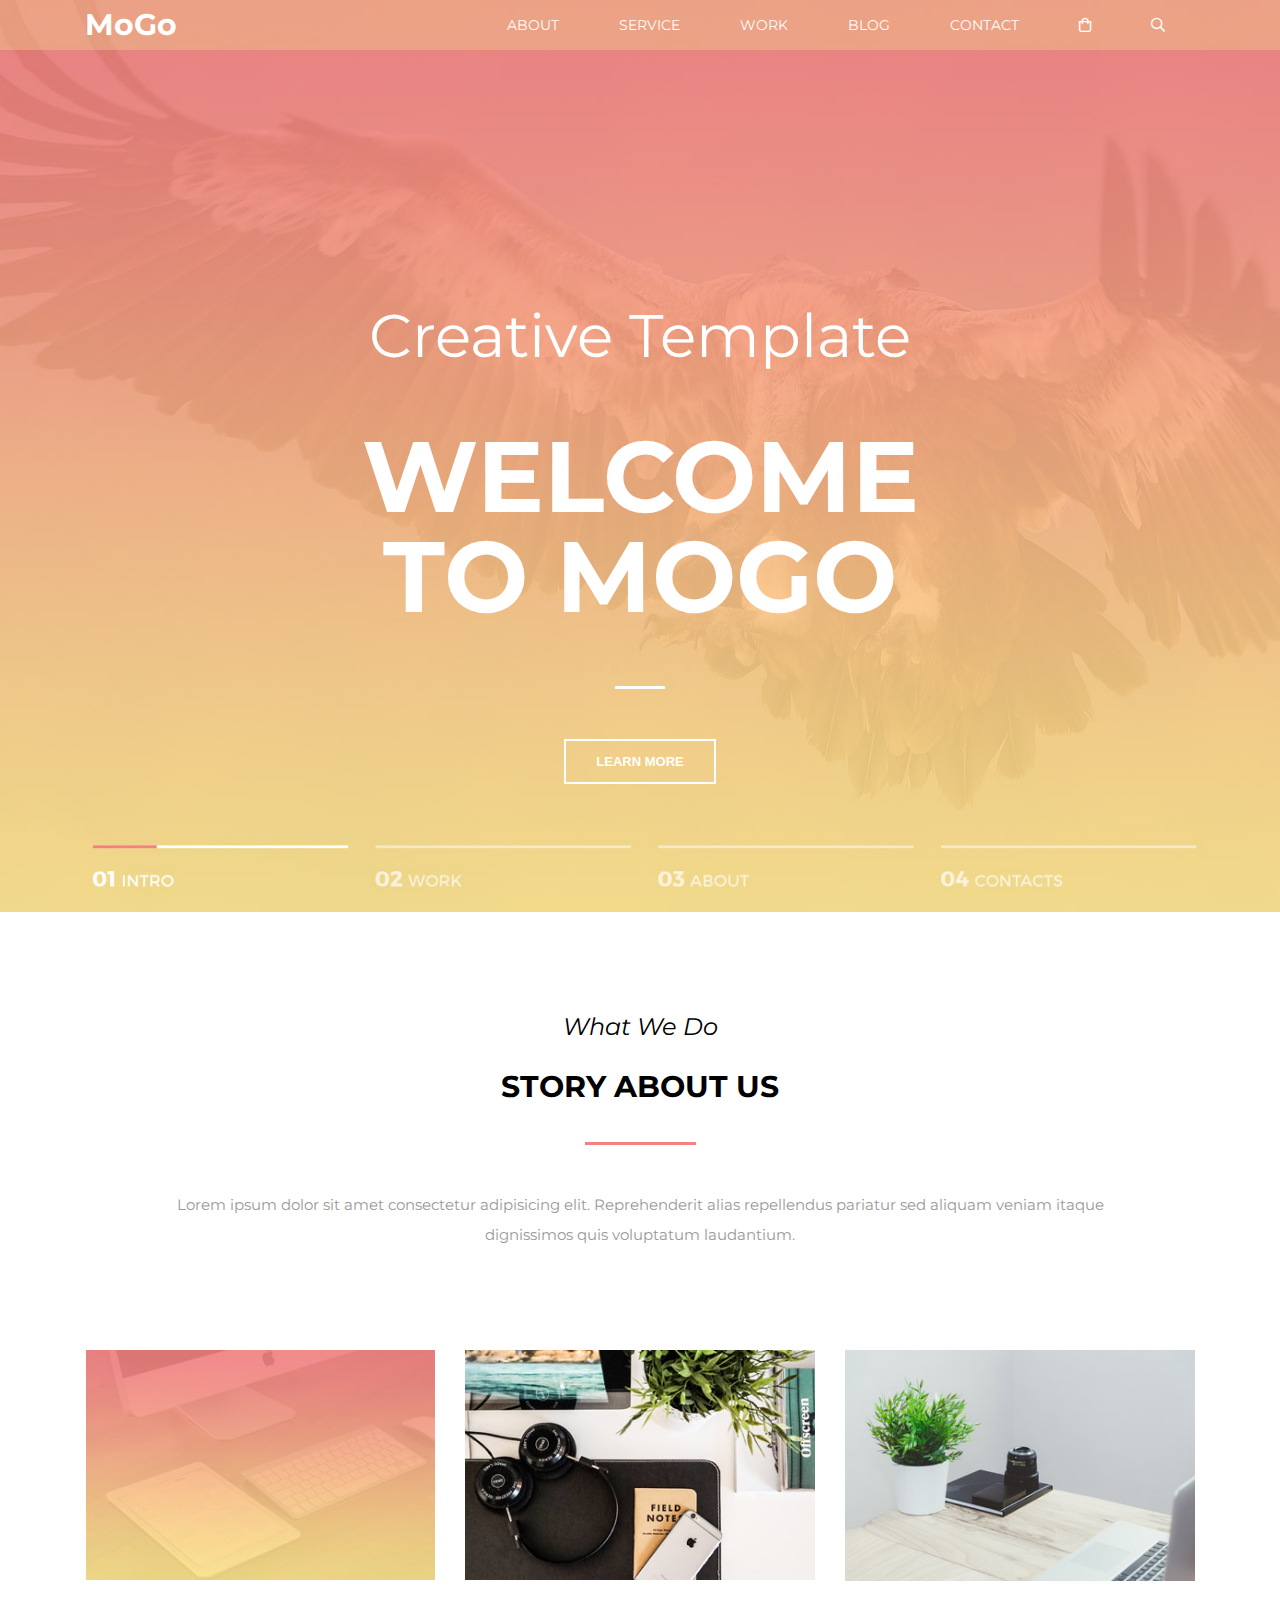
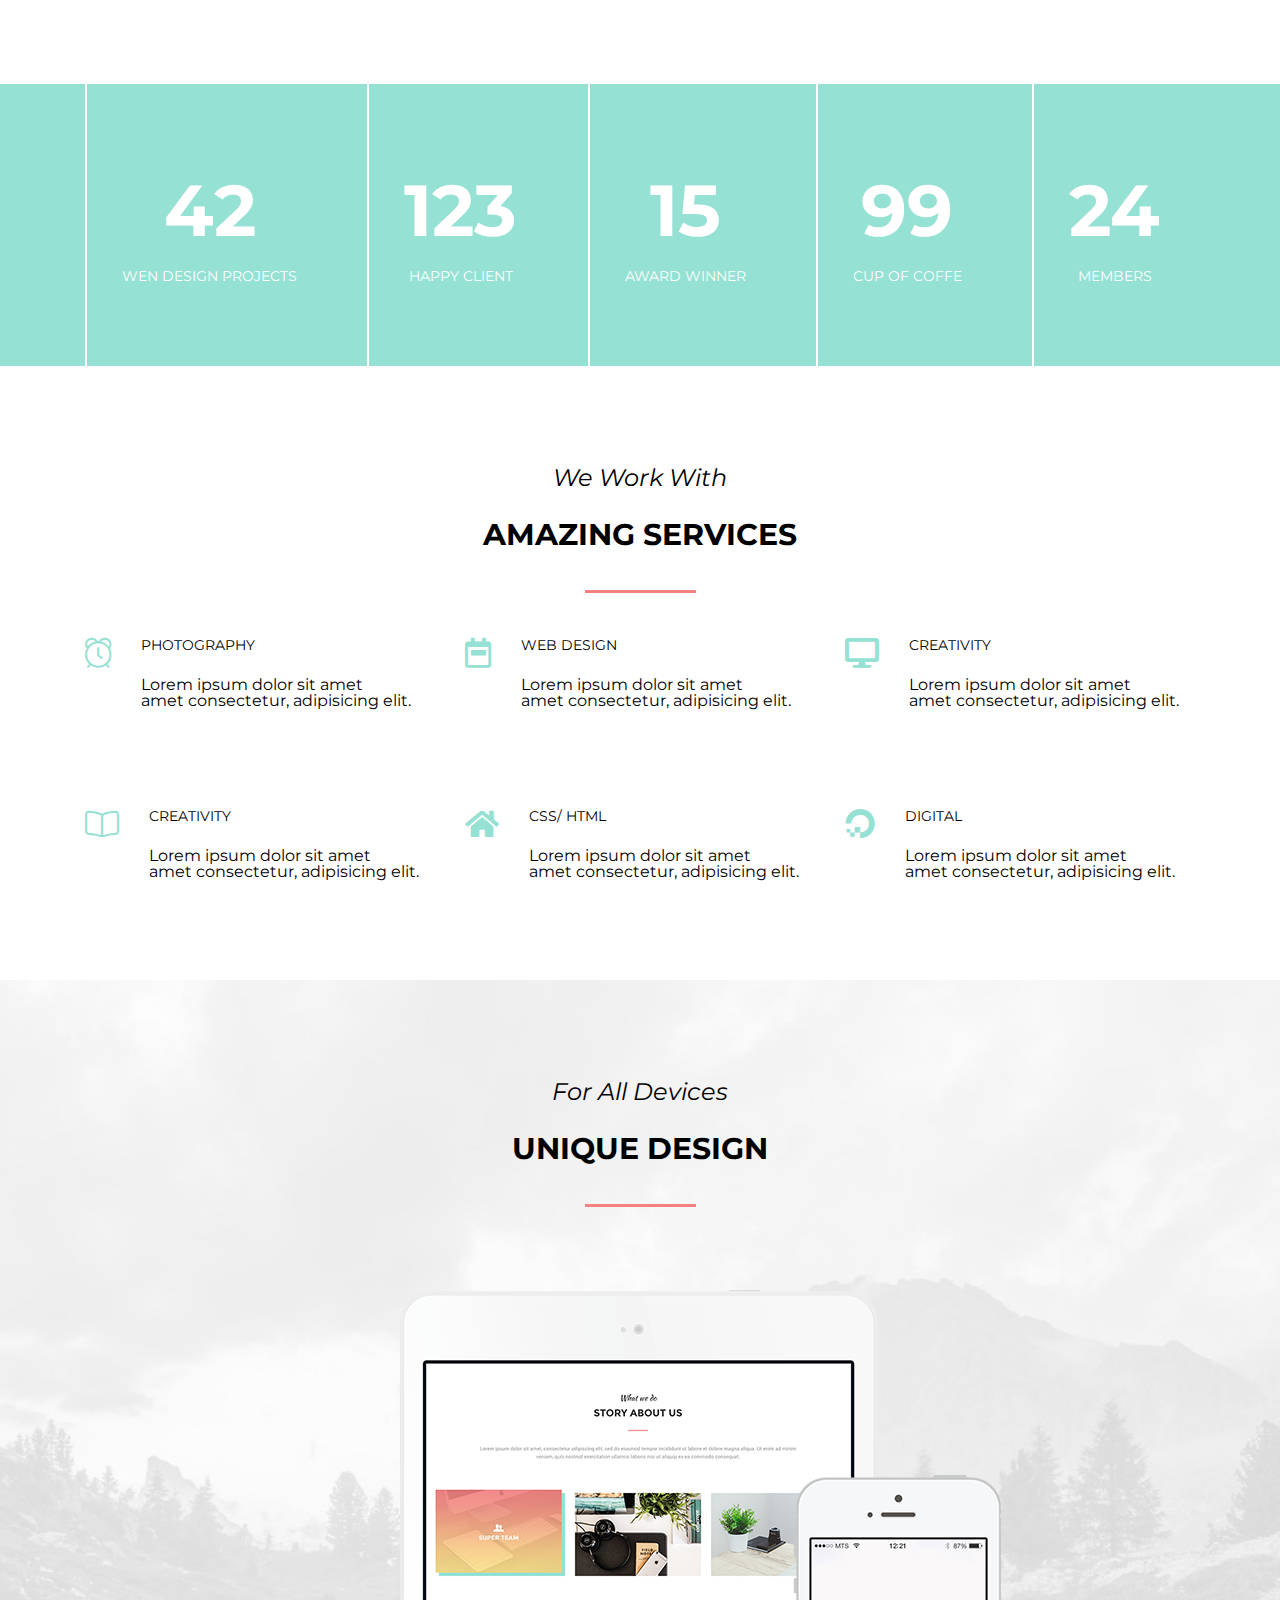
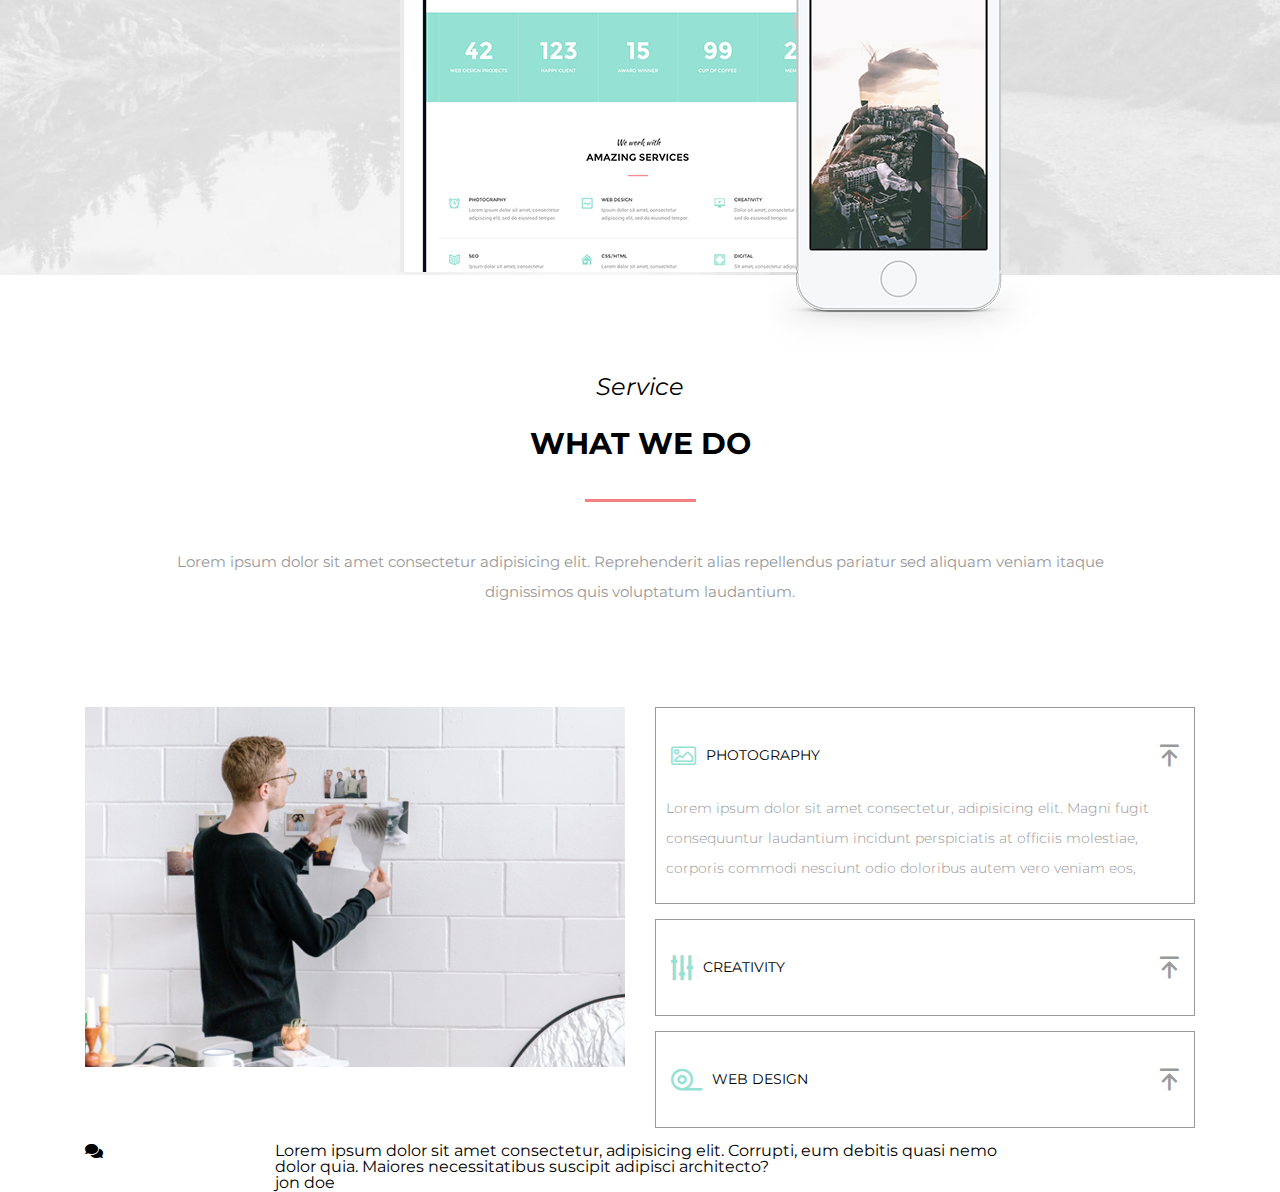
<file: project/7/index.html>
<!DOCTYPE html>
<html lang="en">

<head>
    <meta charset="UTF-8">
    <meta name="viewport" content="width=device-width, initial-scale=1.0">
    <title>StarWars</title>
    <link rel="stylesheet" href="./Libs/css/owl.carousel.min.css">
    <link rel="stylesheet" href="Libs/reset.css">
    <link rel="stylesheet" href="Libs/css/bootstrap-grid.min.css">
    <link rel="stylesheet" href="Libs/css/font-awesome.css">
    <link rel="stylesheet" href="Libs/css/all.css">
    <link href="https://fonts.googleapis.com/css?family=Open+Sans:400,600,700&display=swap" rel="stylesheet">
    <link
        href="https://fonts.googleapis.com/css2?family=Montserrat:wght@100;200;300;400;500;600;700;800;900&display=swap"
        rel="stylesheet">
    <link rel="stylesheet" href="css/style.min.css">
</head>

<body>

    <!-- ========== header starting ========== -->

    <header>
        <div class="header_top">
            <div class="container">
                <nav class="navbar">
                    <div class="logo">
                        <a href="#!">MoGo</a>
                    </div>

                    <ul>
                        <li><a href="#!">about</a></li>
                        <li><a href="#!">service</a></li>
                        <li><a href="#!">work</a></li>
                        <li><a href="#!">blog</a></li>
                        <li><a href="#!">contact</a></li>
                        <li><i class="fas fa-shopping-bag"></i></li>
                        <li><i class="fas fa-search"></i></li>
                    </ul>

                    <div class="bars">
                        <i class="fas fa-bars"></i>
                    </div>
                </nav>
            </div>
        </div>

        <div class="header_title">
            <h2>creative template</h2>
            <h1>welcome <span>to mogo</span></h1>
            <button class="btn more">learn more</button>
        </div>
    </header>


    <!-- ========== section starting ========== -->
    <section>
        <!-- ====== section_about ======  -->
        <div class="about">
            <div class="container">
                <p class="title">what we do</p>
                <h3>story about us</h3>
                <p>Lorem ipsum dolor sit amet consectetur adipisicing elit. Reprehenderit alias repellendus pariatur sed
                    aliquam veniam itaque </p>
                <p> dignissimos quis voluptatum laudantium. </p>
                <div class="row mt_100">
                    <div class="col-lg-4">
                        <div class="box_img">
                            <img src="./img/01_03.jpg" alt="">
                        </div>
                    </div>
                    <div class="col-lg-4">
                        <div class="box_img">
                            <img src="./img/01_06.jpg" alt="">
                        </div>
                    </div>
                    <div class="col-lg-4">
                        <div class="box_img">
                            <img src="./img/01_08.jpg" alt="">
                        </div>
                    </div>
                </div>

            </div>
        </div>
        <div class="about_static">
            <div class="container">
                <div class="row justify-content-between">
                    <div class="col-auto">
                        <div class="item_number">
                            <p class="number">42</p>
                            <p class="text">wen design projects</p>
                        </div>
                    </div>
                    <div class="col-auto">
                        <div class="item_number">
                            <p class="number">123</p>
                            <p class="text">happy client</p>
                        </div>
                    </div>
                    <div class="col-auto">
                        <div class="item_number">
                            <p class="number">15</p>
                            <p class="text">award winner</p>
                        </div>
                    </div>
                    <div class="col-auto">
                        <div class="item_number">
                            <p class="number">99</p>
                            <p class="text">cup of coffe</p>
                        </div>
                    </div>
                    <div class="col-auto">
                        <div class="item_number">
                            <p class="number">24 </p>
                            <p class="text">members</p>
                        </div>
                    </div>
                </div>
            </div>
        </div>
        <div class="amazing_service">
            <div class="container">
                <p class="title">we work with</p>
                <h3>amazing services</h3>
                <div class="row">
                    <div class="col-lg-4">
                        <div class="text_box">
                            <div class="icon_box">
                                <i class="fal fa-alarm-clock"></i>
                            </div>
                            <div class="text">
                                <h4>photography</h4>
                                <p>Lorem ipsum dolor sit amet </p>
                                <p>amet consectetur, adipisicing elit. </p>
                            </div>
                        </div>
                    </div>
                    <div class="col-lg-4">
                        <div class="text_box">
                            <div class="icon_box">
                                <i class="far fa-calendar-week"></i>
                            </div>
                            <div class="text">
                                <h4>web design</h4>
                                <p>Lorem ipsum dolor sit amet </p>
                                <p>amet consectetur, adipisicing elit. </p>
                            </div>
                        </div>
                    </div>
                    <div class="col-lg-4">
                        <div class="text_box">
                            <div class="icon_box">
                                <i class="fas fa-desktop"></i>
                            </div>
                            <div class="text">
                                <h4>creativity</h4>
                                <p>Lorem ipsum dolor sit amet </p>
                                <p>amet consectetur, adipisicing elit. </p>
                            </div>
                        </div>
                    </div>
                    <div class="col-lg-4">
                        <div class="text_box">
                            <div class="icon_box">
                                <i class="fal fa-book-open"></i>
                            </div>
                            <div class="text">
                                <h4>creativity</h4>
                                <p>Lorem ipsum dolor sit amet </p>
                                <p>amet consectetur, adipisicing elit. </p>
                            </div>
                        </div>
                    </div>
                    <div class="col-lg-4">
                        <div class="text_box">
                            <div class="icon_box">
                                <i class="fas fa-home"></i>
                            </div>
                            <div class="text">
                                <h4>CSS/ Html</h4>
                                <p>Lorem ipsum dolor sit amet </p>
                                <p>amet consectetur, adipisicing elit. </p>
                            </div>
                        </div>
                    </div>
                    <div class="col-lg-4">
                        <div class="text_box">
                            <div class="icon_box">
                                <i class="fab fa-digital-ocean"></i>
                            </div>
                            <div class="text">
                                <h4>digital</h4>
                                <p>Lorem ipsum dolor sit amet </p>
                                <p>amet consectetur, adipisicing elit. </p>
                            </div>
                        </div>
                    </div>
                </div>
            </div>
        </div>
        <div class="unique_design">
            <div class="container">
                <p class="title">for all devices</p>
                <h3>unique design</h3>
                <div class="box_img">
                    <img src="./img/ipad.png" alt="">
                    <img class="iphone" src="./img/iphone.png" alt="">
                </div>
            </div>
        </div>
        <div class="what_we_do">
            <div class="container">
                <p class="title">service</p>
                <h3>what we do</h3>
                <p class="we_do_title">Lorem ipsum dolor sit amet consectetur adipisicing elit. Reprehenderit alias repellendus pariatur sed
                    aliquam veniam itaque <span>  dignissimos quis voluptatum laudantium. </span> </p>
              
                <div class="row">
                    <div class="col-lg-6">
                        <div class="box_img">
                            <img src="./img/10.png" alt="">
                        </div>
                    </div>

                    <div class="col-lg-6">
                        <div class="tabs">
                            <div class="title_tabs   ">
                                <p ><i class="fal fa-image"></i> photography </p>
                                <i class="far fa-arrow-to-top"></i>
                            </div>
                           
                            <p class="texts active ">Lorem ipsum dolor sit amet consectetur, adipisicing elit. Magni fugit
                                consequuntur laudantium incidunt perspiciatis at officiis molestiae, corporis commodi
                                nesciunt odio doloribus autem vero veniam eos, explicabo cupiditate illo esse? A, totam.
                                nesciunt odio doloribus autem vero veniam eos, explicabo cupiditate illo esse? A, totam.
                                Officia, harum possimus accusantium sequi vitae corrupti dolores ea sed facilis dolore
                                ad magnam eius! Molestias, ab nisi.</p>
                        </div>
                        <div class="tabs">
                            <div class="title_tabs">
                                <p ><i class="fas fa-sliders-v"></i>creativity </p>
                                <i class="far fa-arrow-to-top"></i>
                            </div>
                           
                            <p class="texts  ">Lorem ipsum dolor sit amet consectetur, adipisicing elit. Magni fugit
                                consequuntur laudantium incidunt perspiciatis at officiis molestiae, corporis commodi
                                nesciunt odio doloribus autem vero veniam eos, explicabo cupiditate illo esse? A, totam.
                                Officia, harum possimus accusantium sequi vitae corrupti dolores ea sed facilis dolore
                                ad magnam eius! Molestias, ab nisi.</p>
                        </div>
                        <div class="tabs">
                            <div class="title_tabs">
                                <p><i class="far fa-tape"></i> web design </p>
                                <i class="far fa-arrow-to-top"></i>
                            </div>
                           
                            <p class="texts">Lorem ipsum dolor sit amet consectetur, adipisicing elit. Magni fugit
                                consequuntur laudantium incidunt perspiciatis at officiis molestiae, corporis commodi
                                nesciunt odio doloribus autem vero veniam eos, explicabo cupiditate illo esse? A, totam.
                                Officia, harum possimus accusantium sequi vitae corrupti dolores ea sed facilis dolore
                                ad magnam eius! Molestias, ab nisi.</p>
                        </div>
                    </div>
                    <div class="col-lg-12">
                        <div class="row">
                            <div class="col-lg-2">
                                <div class="icons_comment">
                                    <i class="fas fa-comments"></i>
                                </div>
                            </div>
                                <div class="col-lg-8">
                                    <p>Lorem ipsum dolor sit amet consectetur, adipisicing elit. Corrupti, eum debitis quasi nemo dolor quia. Maiores necessitatibus suscipit adipisci architecto?</p>
                                    <p class="name">jon doe</p>
                                </div>
                            
                        </div>
                    </div>
                </div>


            </div>
        </div>  

    </section>





    <!-- ========== footer starting ========== -->





    <script src="Libs/js/jquery.min.js"></script>
    <script src="./Libs/js/owl.carousel.min.js"></script>
    <script src="js/script.js"></script>
</body>

</html>
</file>
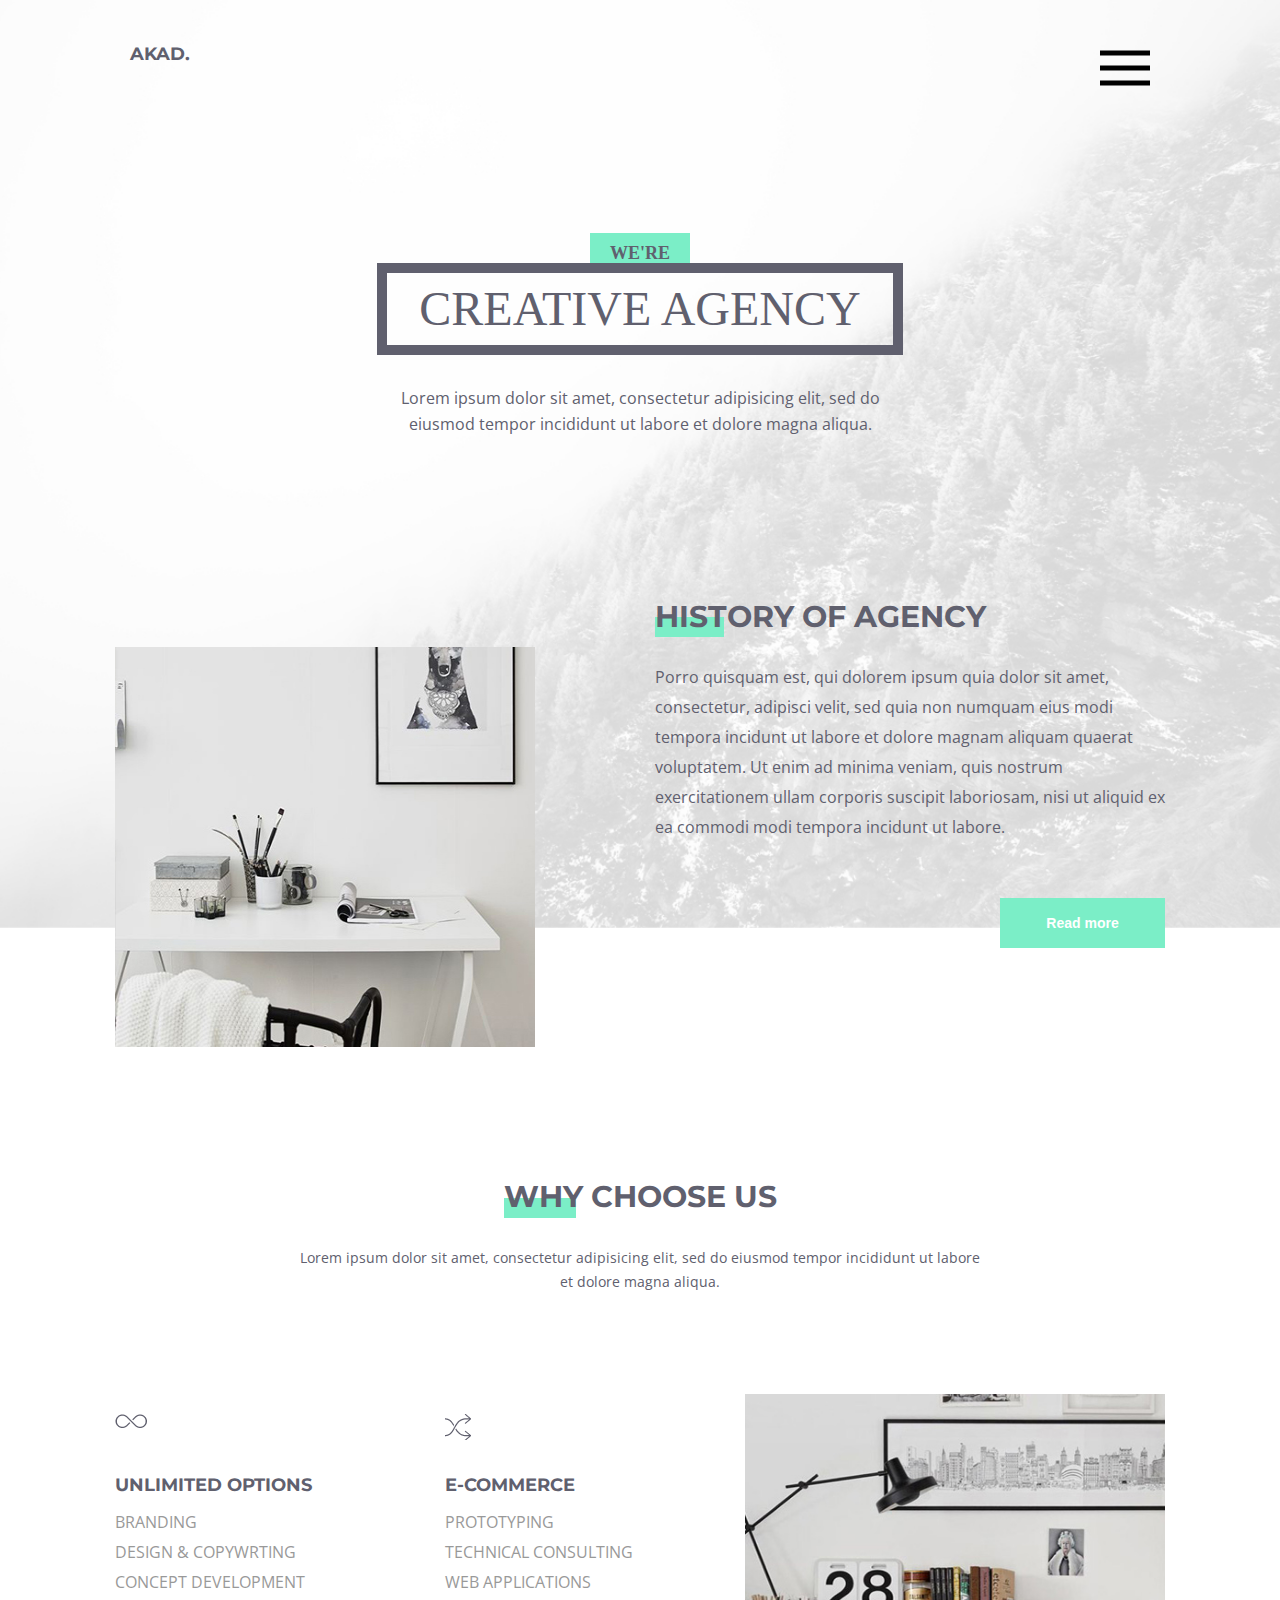
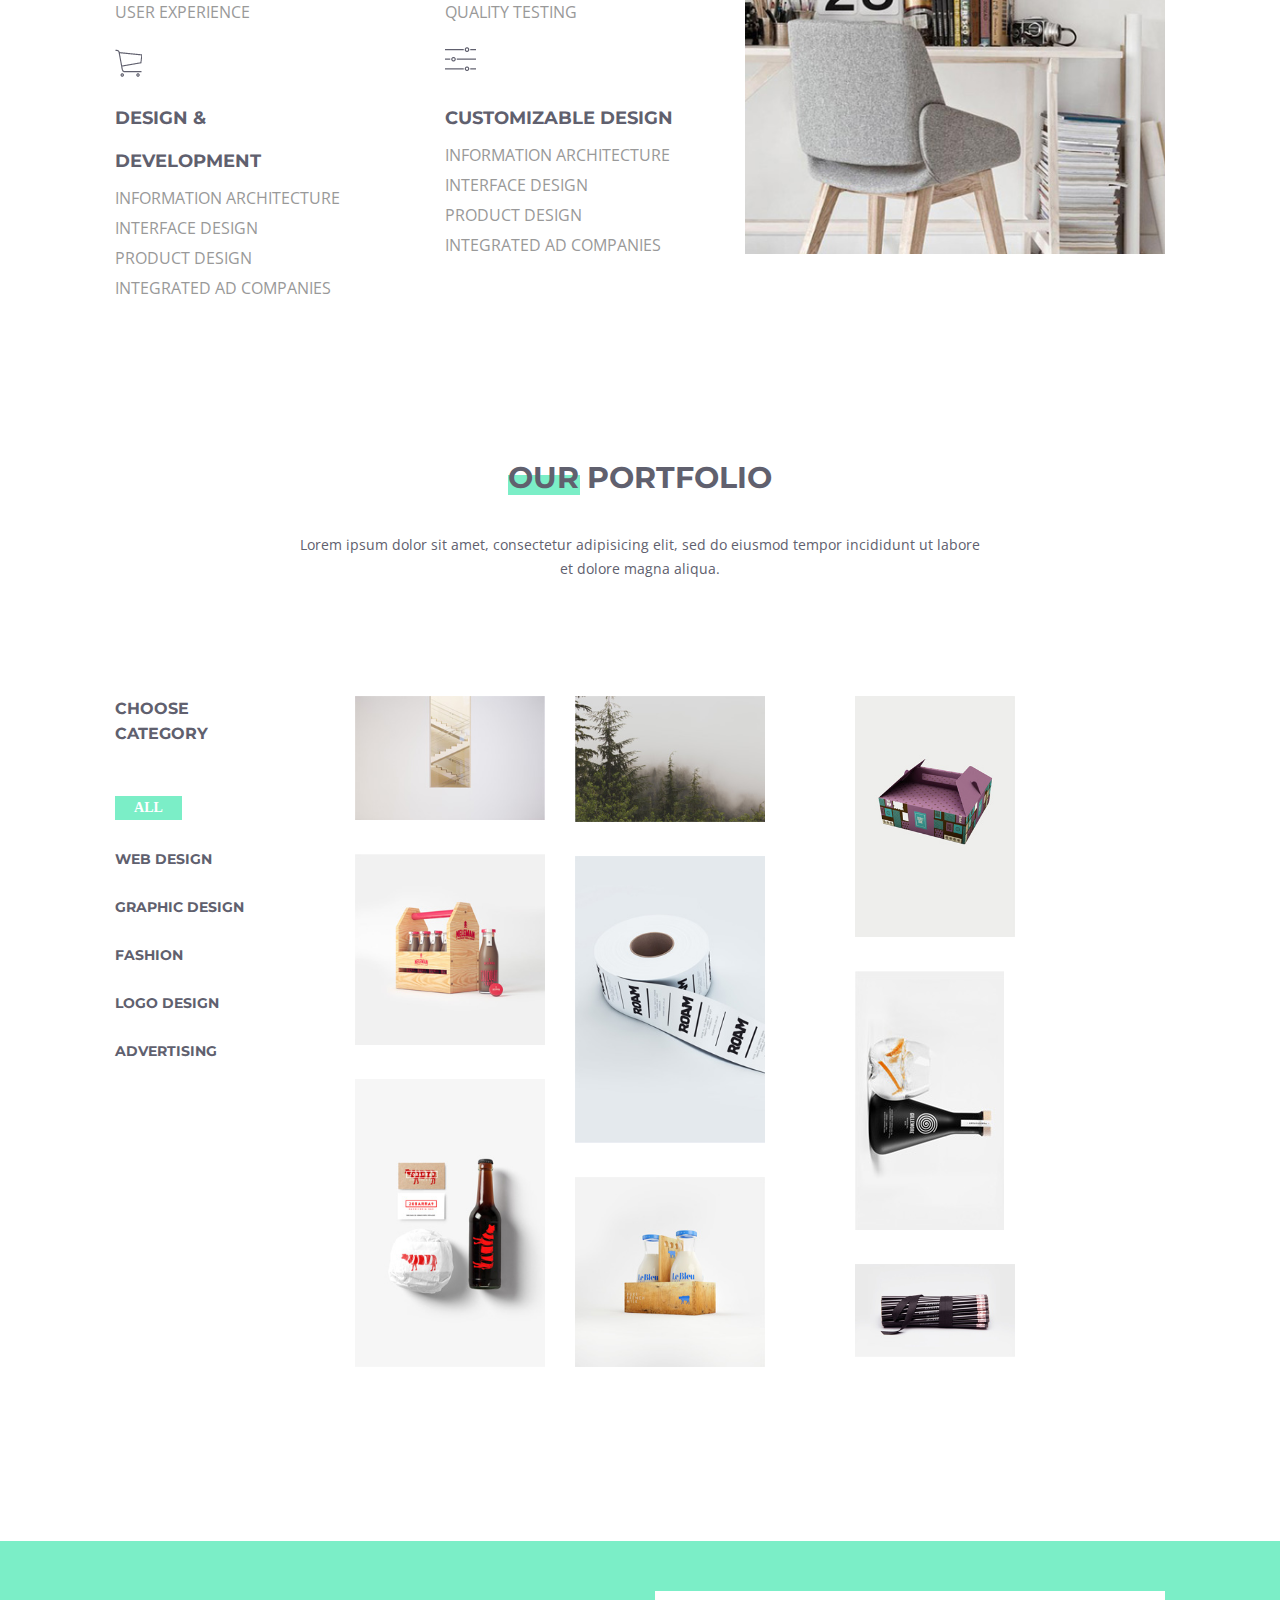
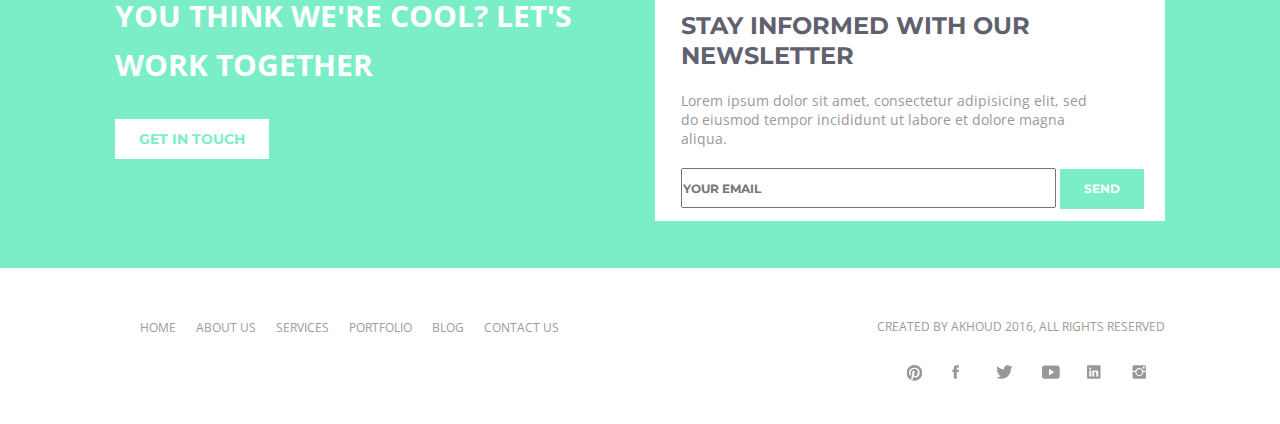
<file: project/8/index.html>
<!DOCTYPE html>
<html lang="en">

<head>
    <meta charset="UTF-8">
    <meta name="viewport" content="width=device-width, initial-scale=1.0">
    <meta http-equiv="X-UA-Compatible" content="ie=edge">
    <link href="https://fonts.googleapis.com/css?family=Open+Sans&display=swap" rel="stylesheet">
    <link href="https://fonts.googleapis.com/css?family=Montserrat:400,700&display=swap" rel="stylesheet">
    <link rel="stylesheet" href="./style.css">
    <title>Projevt-7</title>
</head>

<body>
    <header>
        <div class="container">
            <div class="row">
                <div class="col-12">
                    <nav class="row justify-content-space-between">
                        <a href="#!" class="logo">Akad. </a>
                        <div class="icon"><img src="./img/menu.png" alt=""></div>
                    </nav>
                </div>
            </div>
            <div class="row flex-direction-column align-items-center">
                <div class="col-6">
                    <div class="header-text">
                        <p class="head">WE'RE</p>
                        <h1>Creative Agency</h1>
                        <p>Lorem ipsum dolor sit amet, consectetur adipisicing elit, sed do eiusmod tempor incididunt ut
                            labore et dolore magna aliqua.</p>
                    </div>
                </div>
            </div>
            <div class="row justify-content-space-between">
                <div class="col-5">
                    <div class="header-img">
                        <img src="./img/01.jpg" alt="">
                    </div>
                </div>
                <div class="col-6">
                     <p class="header-last"><span class="text"> Hist</span>ory of Agency</p> 
                    <p class="header-last-text">Porro quisquam est, qui dolorem ipsum quia dolor sit amet, consectetur, adipisci velit, sed quia
                        non
                        numquam eius modi tempora incidunt ut labore et dolore magnam aliquam quaerat voluptatem. Ut
                        enim ad
                        minima veniam, quis nostrum exercitationem ullam corporis suscipit laboriosam, nisi ut aliquid
                        ex ea
                        commodi modi tempora incidunt ut labore.</p>
                    <div class="btn"><button>Read more</button></div>
                </div>
            </div>
        </div>

        </div>
    </header>

    <main>
        <div class="container">
            <div class="row justify-content-center">
                <div class="col-12">
                    <h2><span class="text">Why</span> Choose us</h2></div>
                    <div class="col-8"><p>Lorem ipsum dolor sit amet, consectetur adipisicing elit, sed do eiusmod tempor incididunt ut labore et dolore magna aliqua.</p>
                </div>
            </div>
            <div class="row justify-content-space-between"> 
                <div class="col-3 col-lg-6">
                    <div class="main-icon"><img src="./img/icon_06.png" alt=""></div>
                    <ul>
                        <li><a href="" class="active">unlimited options</a></li>
                        <li><a href="">Branding</a></li>
                        <li><a href="">design & copywrting</a></li>
                        <li><a href="">Concept development</a></li>
                        <li><a href=""> User Experience</a></li>
    
                    </ul>
               
                    <div class="main-icon"><img src="./img/icon_10.png" alt=""></div>
                    <ul>
                        <li><a href="" class="active">DESIGN & DEVELOPMENT</a></li>
                        <li><a href="">Information architecture
                        </a></li>
                        <li><a href="">Interface design  </a></li>
                        <li><a href="">Product Design  </a></li>
                        <li><a href=""> Integrated ad Companies</li>
    
                    </ul>
                </div>
               <div class="col-3 col-lg-6"> 
                 
                    <div class="main-icon"><img src="./img/icon_03.png" alt=""></div>
                    <ul>
                        <li><a href="" class="active">e-commerce</a></li>
                        <li><a href="">Prototyping
                        </a></li>
                        <li><a href="">Technical Consulting
                        </a></li>
                        <li><a href="">Web applications</a></li>
                        <li><a href=""> Quality testing</a></li>
                        
    
                    </ul>
                
                    <div class="main-icon"><img src="img/icon_12.png" alt=""></div>
                    <ul>
                        <li><a href="" class="active">CUSTOMIZABLE DESIGN</a></li>
                        <li><a href="">Information architecture
                        </a></li>
                        <li><a href="">Interface design
                        </a></li>
                        <li><a href="">Product Design
                        </a></li>
                        <li><a href="">Integrated ad Companies</a></li>
    
                    </ul>
                </div>
                <div class="col-5">
                    <div class="main-img"><img src="./img/001_03.jpg" alt=""></div>
                </div>
            </div>
        </div>
    </main>

<section>
    <div class="container">
        <div class="row justify-content-center">
            <div class="col-12">
                <h3><span class="text">Our</span> portfolio</h3>
            </div>
            <div class="col-8">
                <p>Lorem ipsum dolor sit amet, consectetur adipisicing elit, sed do eiusmod tempor incididunt ut labore
                    et dolore magna aliqua.</p>
            </div>
        </div>
    </div>


    <div class="container">
        <div class="row  ">
            <div class="col-2 col-lg-3 col-md-12 dtn-md  col-sm-12">
                <h4>Choose category</h4>
                <p class="section-bg">all</p>
                <ul>
                    <li><a href="">web design</a></li>
                    <li><a href="">graphic design</a></li>
                    <li><a href="">fashion</a></li>
                    <li><a href="">logo design</a></li>
                    <li><a href="">advertising</a></li>
                </ul>
            </div>
            
            <div class="col-9 col-md-12 col-sm-12  ">
                <div class="row">
                                    <div class="col-8 col-lg-12 col-md-12  ">
                                        <div class="row">
                                            <div class="col-6 col-lg-6 col-md-6   "> 
                                                <div class="section-img"><img src="./img/001_07.jpg" alt=""></div>
                                                <div class="section-img"><img src="./img/001_16.jpg" alt=""></div>
                                                <div class="section-img"><img src="./img/001_22.jpg" alt=""></div>
                                            </div>
                                            <div class="col-6 col-lg-6 col-md-6"> 
                                                 <div class="section-img"><img src="./img/001_09.jpg" alt=""></div>
                                                 <div class="section-img"><img src="./img/001_17.jpg" alt=""></div>
                                                 <div class="section-img"><img src="./img/001_27.jpg" alt=""></div>
                                            </div>
                                        </div>
                                    </div>
                                    <div class="col-4 col-lg-12 col-md-12">
                                        <div class="row ">
                                            <div class=" col-12 col-lg-6 col-md-6 "> 
                                                <div class="section-img"><img src="./img/001_12.jpg" alt=""></div>
                                            </div>
                                            <div class=" col-12 col-lg-6 col-md-6 "> 
                                                <div class="section-img"><img src="./img/001_19.jpg" alt=""></div>
                                                <div class="section-img"><img src="./img/001_26.jpg" alt=""></div>
                                             </div>
                                        </div>
                                    </div>
                    
                </div>
            </div>

        </div>
    </div>

       
    </div>
    <div class="section-last">
            <div class="container">
                <div class="row">
                     <div class="col-6">
                         <h2>you think we're cool? let's work together</h2>
                         <button>get in touch</button>
                     </div>
                     <div class="col-6">
                         <div class="mail-section">
                             <h2>stay informed with our newsletter</h2>
                             <p>Lorem ipsum dolor sit amet, consectetur adipisicing elit, sed do eiusmod tempor incididunt ut labore et dolore magna aliqua.</p>
                             <form action="">
                                 <input type="email" placeholder="your email">
                                 <button>send   </button>
                             </form>
                         </div>
                     </div>
                </div>
            </div>
        </div>

</section>


<footer>
    <div class="container">
        <div class="row justify-content-space-between">
            <div class="col-6">
                <ul class="row">
                    <li><a href="">home</a></li>
                    <li><a href="">about us</a></li>
                    <li><a href="">Services</a></li>
                    <li><a href="">Portfolio</a></li>
                    <li><a href="">Blog</a></li>
                    <li><a href="">Contact us</a></li>
                </ul>
            </div>
            <div class="col-4">
                <p>created by akhoud 2016, all rights reserved</p>
                    <div class="footer-icon">
                <div><img src="./img/iconcs_03.png" alt=""></div>
                <div><img src="./img/iconcs_06.png" alt=""></div>
                <div><img src="./img/iconcs_08.png" alt=""></div>
                <div><img src="./img/iconcs_10.png" alt=""></div>
                <div><img src="./img/iconcs_12.png" alt=""></div>
                <div><img src="./img/iconcs_15.png" alt=""></div>
            </div>
            </div>
        </div>
        
            
        </div>
    </div>
</footer>





</body>

</html>
</file>
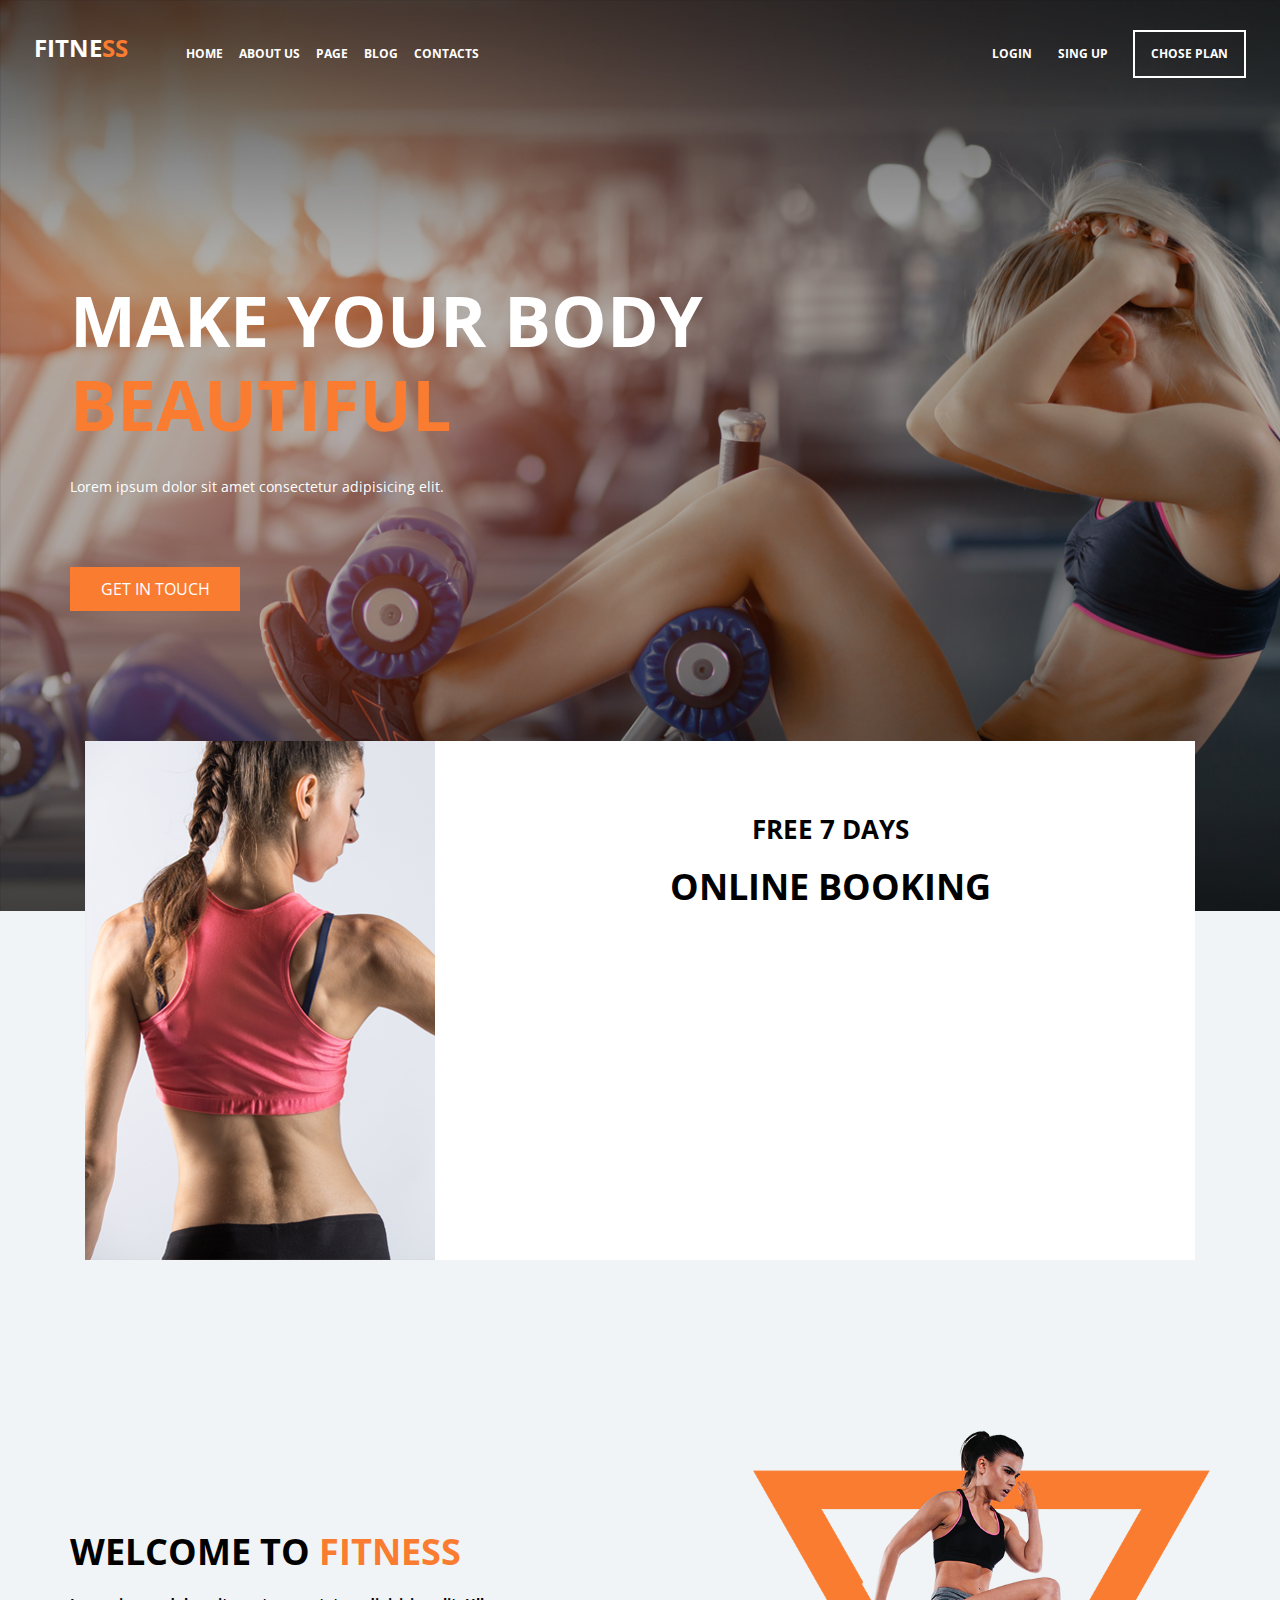
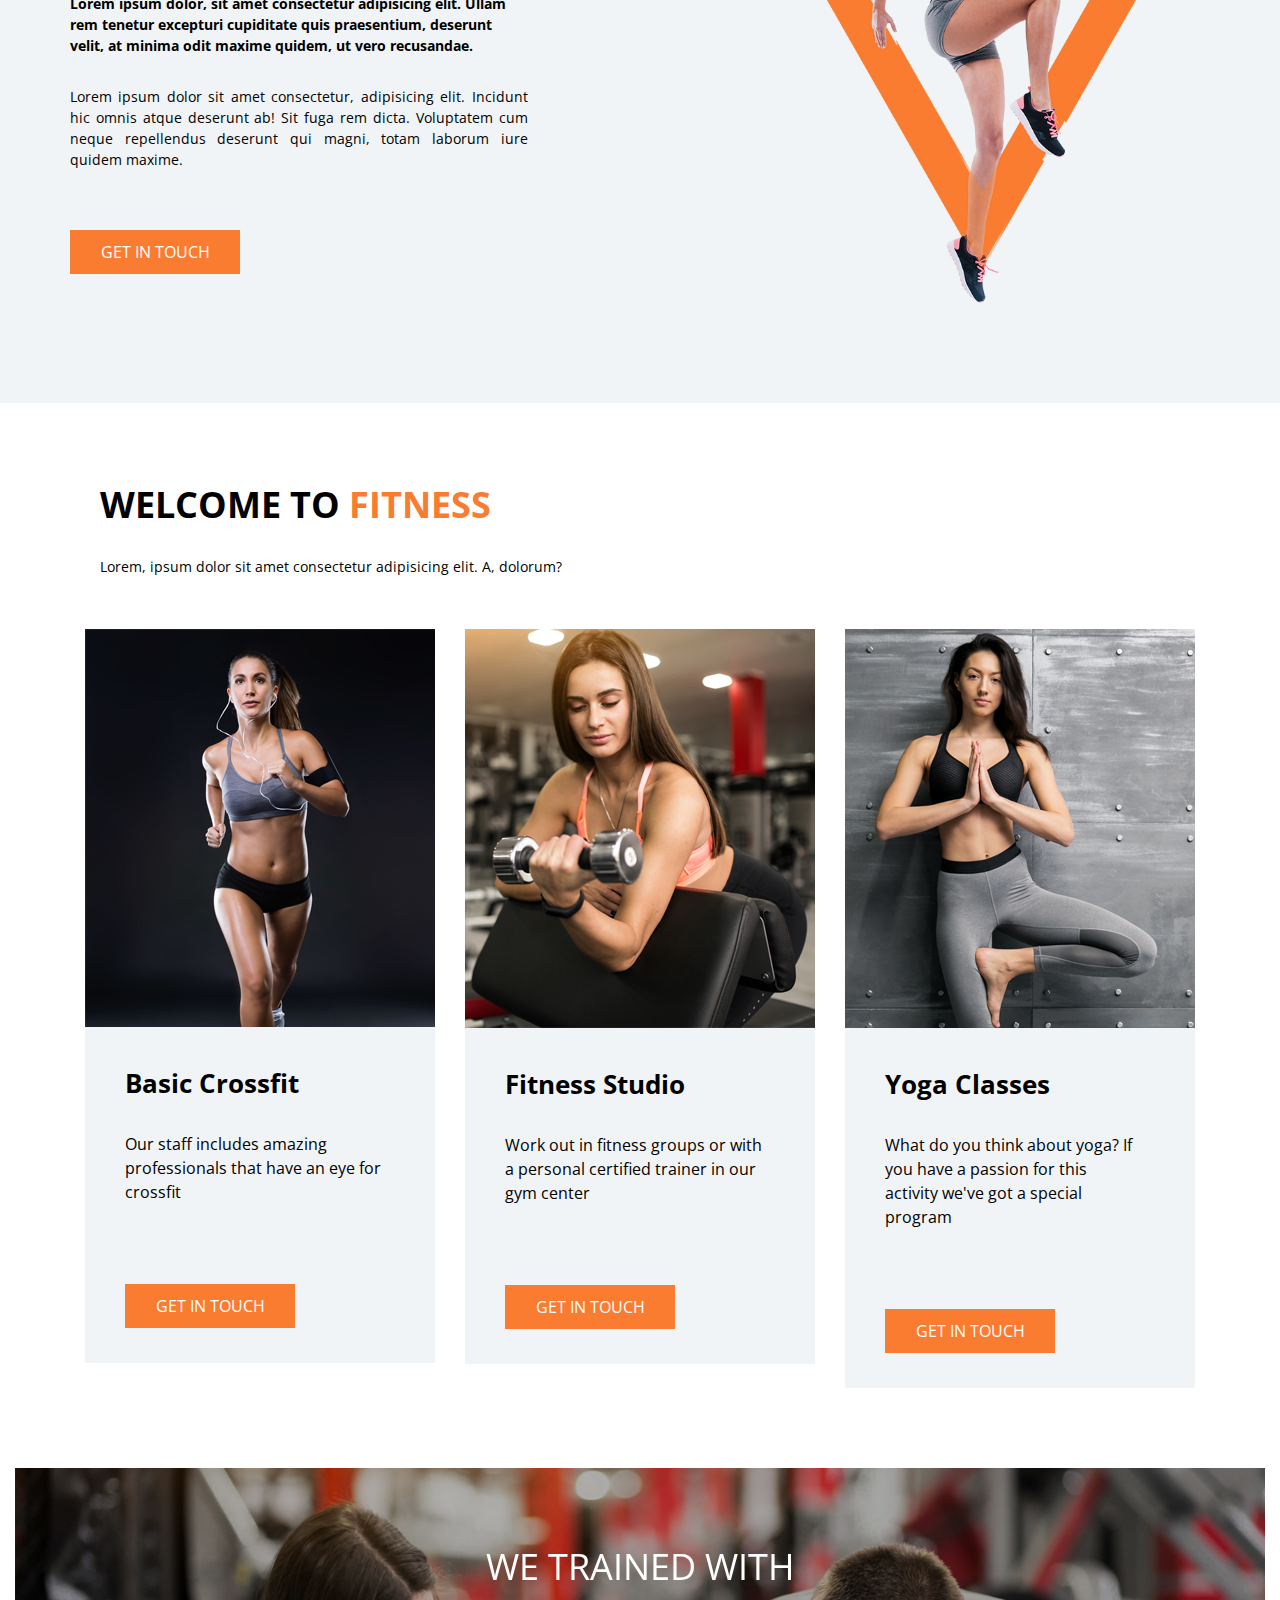
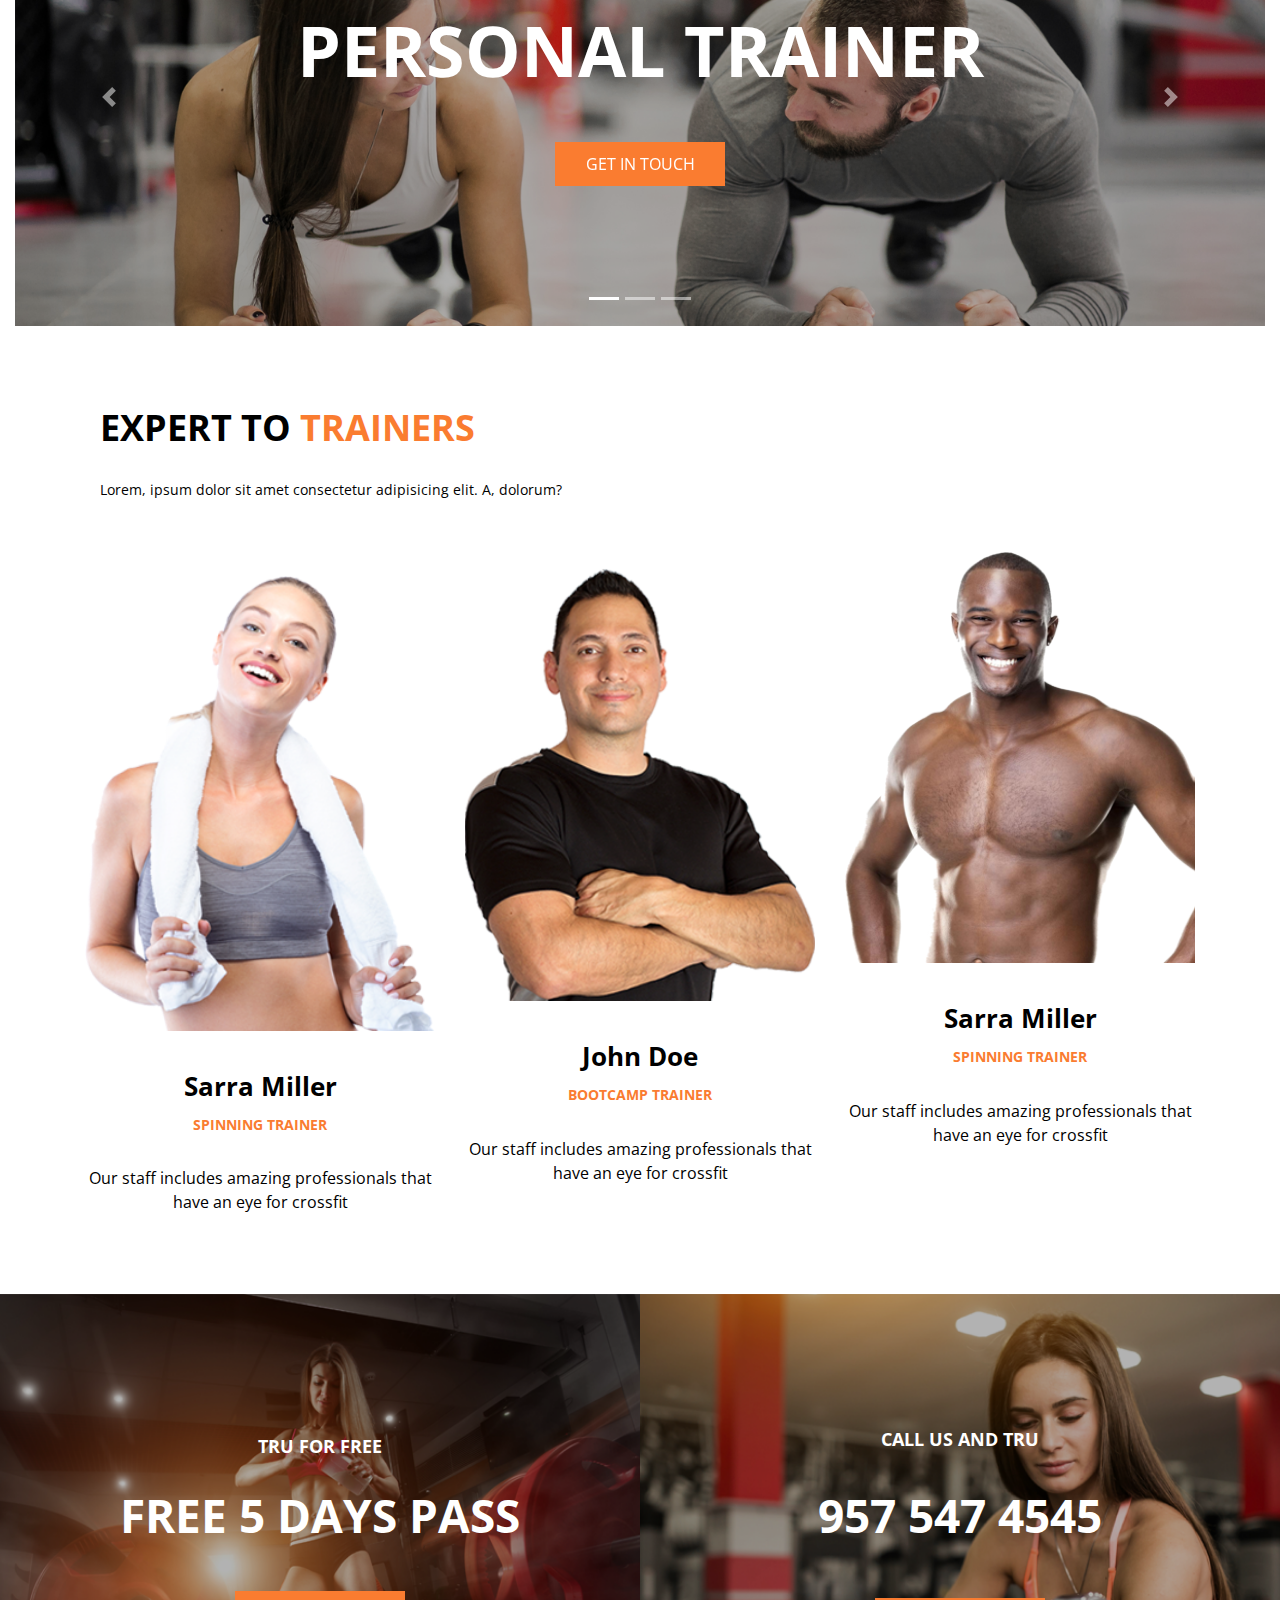
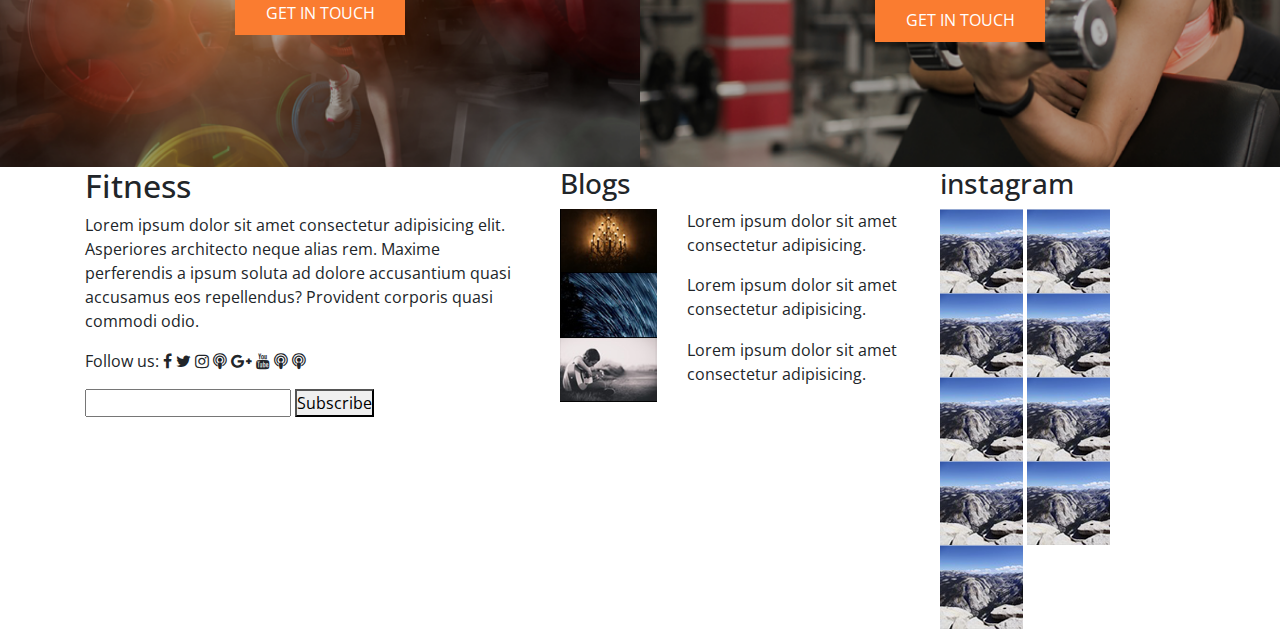
<file: project/9/index.html>
<!doctype html>
<html lang="en">

<head>
  <!-- Required meta tags -->
  <meta charset="utf-8">
  <meta name="viewport" content="width=device-width, initial-scale=1, shrink-to-fit=no">
  <!-- Bootstrap CSS -->
  <link rel="stylesheet" href="css/bootstrap.css">
  <link href="https://fonts.googleapis.com/css?family=Open+Sans:300,400,700,800&display=swap" rel="stylesheet">
  <link rel="stylesheet" href="./iconka/fonts/font-awesome.min.css">
  <link rel="stylesheet" href="css/style.css">
  <title>Project-9</title>
</head>

<body>

  <!----------------------------- Header Start ----------------------------->
  <header>
    <nav class="navbar navbar-expand-lg navbar-light align-items-sm-start ">
      <a class="logo" href="#">Fitne<span>SS</span></a>
      <button class="navbar-toggler" type="button" data-toggle="collapse" data-target="#navbarSupportedContent"
        aria-controls="navbarSupportedContent" aria-expanded="false" aria-label="Toggle navigation">
        <i class="fa fa-bars"></i>
      </button>

      <div class="collapse navbar-collapse" id="navbarSupportedContent">
        <ul class="navbar-nav mr-auto">
          <li class="nav-item active">
            <a class="nav-link" href="#">Home <span class="sr-only">(current)</span></a>
          </li>
          <li class="nav-item">
            <a class="nav-link" href="#">About us</a>
          </li>
          <li class="nav-item">
            <a class="nav-link" href="#">Page</a>
          </li>
          <li class="nav-item">
            <a class="nav-link" href="#">blog</a>
          </li>
          <li class="nav-item">
            <a class="nav-link" href="#">contacts</a>
          </li>

        </ul>
        <form class="form-inline my-2 my-lg-0">

          <button type="submit" class="btn   my-2 my-sm-0" data-toggle="modal" data-target="#exampleModal1"
            data-whatever="@mdo">login</button>


          <div class="modal fade" id="exampleModal1" tabindex="-1" role="dialog" aria-labelledby="exampleModalLabel"
            aria-hidden="true">
            <div class="modal-dialog" role="document">
              <div class="modal-content">
                <div class="modal-header">
                  <h5 class="modal-title" id="exampleModalLabel1">New message</h5>
                  <button type="button" class="close" data-dismiss="modal" aria-label="Close">
                    <span aria-hidden="true">&times;</span>
                  </button>
                </div>
                <div class="modal-body">
                  <form>
                    <div class="form-row">
                      <div class="form-group col-6  ">
                        <label for="Name">Name</label>
                        <input type="text" class="form-control" id="Name" placeholder="Name" required>
                      </div>
                      <div class="form-group col-6  ">
                        <label for="SurName">Surname</label>
                        <input type="text" class="form-control" id="Name" placeholder="Surname" required>
                      </div>

                      <div class="form-group col-6 mt-3 ">
                        <label for="inputEmail4">Email</label>
                        <input type="email" class="form-control" id="inputEmail4" placeholder="Email" required>
                      </div>
                      <div class="form-group col-6 mt-3 ">
                        <label for="inputPassword4">Password</label>
                        <input type="password" class="form-control" id="inputPassword4" placeholder="Password" required>
                      </div>
                      <div class="form-group col-6 mt-3">
                        <label for="inputAddress2">City</label>
                        <input type="text" class="form-control" id="inputAddress2" placeholder="City" required>
                      </div>
                      <div class="form-group col-6 mt-3">
                        <label for="Address">Address </label>
                        <input type="text" class="form-control" id="inputAddress2" placeholder="Shumanay St 15">
                      </div>
                    </div>

                    <div class="form-group">
                      <div class="form-check">
                        <input class="form-check-input" type="checkbox" id="gridCheck">
                        <label class="form-check-label" for="gridCheck">
                          Check me out
                        </label>
                      </div>
                    </div>

                  </form>
                </div>
                <div class="modal-footer">
                  <button type="button" class="btn btn-secondary" data-dismiss="modal">Close</button>
                  <button type="submit" class="btn btn-primary">Registration</button>
                </div>
              </div>
            </div>
          </div>

        </form>
        <form class="form-inline my-2 my-lg-0">





          <button type="button" class="btn  my-2 my-sm-0" data-toggle="modal" data-target="#exampleModal2">
            Sing Up
          </button>
          <div class="modal fade" id="exampleModal2" tabindex="-1" role="dialog" aria-labelledby="exampleModalLabel"
            aria-hidden="true">
            <div class="modal-dialog" role="document">
              <div class="modal-content">
                <div class="modal-body">
                  <form>
                    <div class="form-group d-flex justify-content-around">
                      <label for="exampleInputEmail1">Email address</label>
                      <input type="email" class="form-control mb-4 d-flex flex-column mr-1" id="exampleInputEmail1"
                        aria-describedby="emailHelp" placeholder="Enter email">

                    </div>
                    <div class="form-group d-flex justify-content-around">
                      <label for="exampleInputPassword1">Password</label>
                      <input type="password" class="form-control  mb-4 ml-3" id="exampleInputPassword1"
                        placeholder="Password">
                    </div>
                    <div class="form-group form-check">
                      <input type="checkbox" class="form-check-input" id="exampleCheck1">
                      <label class="form-check-label" for="exampleCheck1">Check me out</label>
                    </div>

                  </form>
                </div>
                <div class="modal-footer">
                  <button type="button" class="btn btn-secondary" data-dismiss="modal">Close</button>
                  <button type="submit" class="btn btn-primary">Sing up</button>
                </div>
              </div>
            </div>
          </div>


          <a class="plan" href="#!">Chose plan</a>

        </form>
      </div>
    </nav>
    <div class="container">
      <div class="row flex-column">
        <h1>
          make your body <span>beautiful</span>
        </h1>
        <p>Lorem ipsum dolor sit amet consectetur adipisicing elit.</p>
        <button type="button" class="touch">get in touch</button>
      </div>

    </div>

  </header>

  <!----------------------------- Header END ----------------------------->


  <!----------------------------- Main Start ----------------------------->
  <main>
    <div class="container">
      <div class="row">
        <div class="col-lg-12">
          <div class="header_booking">
            <div class="row">
              <div class="col-lg-4">
                <img src="./images/fitness_03.png" alt="">
              </div>
              <div class="col-lg-8">
                <h3>Free 7 days</h3>
                <h2>Online booking</h2>



              </div>
            </div>
          </div>
        </div>
        <div class="row justify-content-between">
          <div class="col-lg-5">
            <h2>welcome to <span>fitness</span></h2>
            <p>Lorem ipsum dolor, sit amet consectetur adipisicing elit. Ullam rem tenetur excepturi cupiditate quis
              praesentium, deserunt velit, at minima odit maxime quidem, ut vero recusandae.</p>
            <p>Lorem ipsum dolor sit amet consectetur, adipisicing elit. Incidunt hic omnis atque deserunt ab! Sit fuga
              rem dicta. Voluptatem cum neque repellendus deserunt qui magni, totam laborum iure quidem maxime.</p>

            <button> get in touch</button>
          </div>

          <div class="col-lg-5">
            <div class="main_img"><img src="./images/fitness_07.png" alt=""></div>
          </div>
        </div>
      </div>
    </div>

  </main>

  <!----------------------------------Section  Start------------------------------->
  <section>

    <!---------------------Section  First--------------------->

    <div class="container">
      <div class="col-auto">
        <h2>welcome to <span>fitness</span> </h2>
        <p>Lorem, ipsum dolor sit amet consectetur adipisicing elit. A, dolorum?</p>
      </div>
      <div class="row">
        <div class="col-lg-4">
          <div class="card">
            <img src="images/fitness_11.png" class="card-img-top" alt="png">
            <div class="card-body">
              <h5 class="card-title">Basic Crossfit</h5>
              <p class="card-text">Our staff includes amazing professionals that have an eye for crossfit</p>
              <button href="#" class=" btn_get">get in touch</button>
            </div>
          </div>
        </div>
        <div class="col-lg-4">
          <div class="card">
            <img src="images/fitness_13.png" class="card-img-top" alt="png">
            <div class="card-body">
              <h5 class="card-title">Fitness Studio</h5>
              <p class="card-text">Work out in fitness groups or with a personal certified trainer in our gym center</p>
              <button href="#" class=" btn_get">get in touch</button>
            </div>
          </div>
        </div>
        <div class="col-lg-4">
          <div class="card">
            <img src="images/fitness_15.png" class="card-img-top" alt="png">
            <div class="card-body">
              <h5 class="card-title">Yoga Classes </h5>
              <p class="card-text">What do you think about yoga? If you have a passion for this activity we've got a
                special program</p>
              <button href="#" class=" btn_get">get in touch</button>
            </div>
          </div>
        </div>

      </div>
    </div>
    </div>

    <!---------------------Section  Second--------------------->
    <div class="container-fluid">
      <div class="bd-example">
        <div id="carouselExampleCaptions1" class="carousel slide" data-ride="carousel">
          <ol class="carousel-indicators">
            <li data-target="#carouselExampleCaptions1" data-slide-to="0" class="active"></li>
            <li data-target="#carouselExampleCaptions1" data-slide-to="1"></li>
            <li data-target="#carouselExampleCaptions1" data-slide-to="2"></li>
          </ol>
          <div class="carousel-inner">
            <div class="carousel-item active">
              <img src="images/fitness_20.png" class="d-block w-100" alt="...">
              <div class="carousel-caption d-none d-md-block">
                <h5>WE trained with</h5>
                <h3>personal trainer</h3>
                <button class="btn_get"> get in touch</button>
              </div>
            </div>
            <div class="carousel-item">
              <img src="images/fitness_20.png" class="d-block w-100" alt="...">
              <div class="carousel-caption d-none d-md-block">
                <h5>WE trained with</h5>
                <h3>personal trainer</h3>
                <button class="btn_get"> get in touch</button>
              </div>
            </div>
            <div class="carousel-item">
              <img src="images/fitness_20.png" class="d-block w-100" alt="...">
              <div class="carousel-caption d-none d-md-block">
                <h5>WE trained with</h5>
                <h3>personal trainer</h3>
                <button class="btn_get"> get in touch</button>
              </div>
            </div>
          </div>
          <a class="carousel-control-prev" href="#carouselExampleCaptions1" role="button" data-slide="prev">
            <span class="carousel-control-prev-icon" aria-hidden="true"></span>
            <span class="sr-only">Previous</span>
          </a>
          <a class="carousel-control-next" href="#carouselExampleCaptions1" role="button" data-slide="next">
            <span class="carousel-control-next-icon" aria-hidden="true"></span>
            <span class="sr-only">Next</span>
          </a>
        </div>
      </div>
    </div>

    <!---------------------Section  Third--------------------->

    <div class="section_third">
      <div class="container">
        <div class="col-auto">
          <h2>expert to <span>trainers</span> </h2>
          <p>Lorem, ipsum dolor sit amet consectetur adipisicing elit. A, dolorum?</p>
        </div>
        <div class="row">
          <div class="col-lg-4">
            <div class="card">
              <img class="pt-4" src="images/fitness_29.png" alt="png">
              <div class="card-body">
                <h5 class="card-title">Sarra Miller <span>Spinning trainer</span></h5>
                <p class="card-text">Our staff includes amazing professionals that have an eye for crossfit</p>
              </div>
            </div>
          </div>
          <div class="col-lg-4">
            <div class="card">
              <img class="pt-3" src="images/fitness_26.png" alt="png">
              <div class="card-body">
                <h5 class="card-title">John Doe <span>bootcamp trainer</span></h5>
                <p class="card-text">Our staff includes amazing professionals that have an eye for crossfit</p>
              </div>
            </div>
          </div>
          <div class="col-lg-4">
            <div class="card">
              <img src="images/fitness_23.png" alt="png">
              <div class="card-body">
                <h5 class="card-title">Sarra Miller <span>Spinning trainer</span> </h5>
                <p class="card-text">Our staff includes amazing professionals that have an eye for crossfit</p>
              </div>
            </div>
          </div>

        </div>
      </div>
    </div>
    </div>

    <!---------------------Section  Last--------------------->

    <div class="section_last d-flex">
      <div class="section_left">
        <h3>tru for free</h3>
        <h2>free 5 days pass</h2>
        <button class="btn_get">get in touch</button>
      </div>
      <div class="section_right">
        <h3> call us and tru</h3>
        <a class="phone">957 547 4545<a>
            <button class="btn_get">get in touch</button>
      </div>
    </div>

  </section>

  <!----------------------------------Footer  Start------------------------------->
  <footer>
    <div class="container">
      <div class="row">
        <div class="col-lg-5">
          <h2>Fitne<span>ss</span></h2>
          <p>Lorem ipsum dolor sit amet consectetur adipisicing elit. Asperiores architecto neque alias rem. Maxime
            perferendis a ipsum soluta ad dolore accusantium quasi accusamus eos repellendus? Provident corporis quasi
            commodi odio.</p>
          <p>Follow us:
            <i class="fa fa-facebook"></i>
            <i class="fa fa-twitter"></i>
            <i class="fa fa-instagram"></i>
            <i class="fa fa-podcast"></i>
            <i class="fa fa-google-plus"></i>
            <i class="fa fa-youtube"></i>
            <i class="fa fa-podcast"></i>
            <i class="fa fa-podcast"></i>
          </p>
          <form action="">
            <input type="text">
            <button>Subscribe</button>
          </form>
        </div>

        <div class="col-lg-4">
          <div class="row">
            <div class="col-lg-12">
              <h3>Blogs</h3>
            </div>
            <div class="col-lg-4">
              <img src="images/fitness_46.png" alt="">
            </div>
            <div class="col-lg-8">
              <p>Lorem ipsum dolor sit amet consectetur adipisicing.</p>
            </div>
            <div class="col-lg-4">
              <img src="images/fitness_57.png" alt="">
            </div>
            <div class="col-lg-8">
              <p>Lorem ipsum dolor sit amet consectetur adipisicing.</p>
            </div>
            <div class="col-lg-4">
              <img src="images/fitness_66.png" alt="">
            </div>
            <div class="col-lg-8">
              <p>Lorem ipsum dolor sit amet consectetur adipisicing.</p>
            </div>
          </div>
        </div>
        <div class="col-lg-3">
          <h3>instagram</h3>
          
          <img src="images/fitness_38.png" alt="">
         
          <img src="images/fitness_38.png" alt="">
          <img src="images/fitness_38.png" alt="">
          <img src="images/fitness_38.png" alt="">
          <img src="images/fitness_38.png" alt="">
          <img src="images/fitness_38.png" alt="">
          <img src="images/fitness_38.png" alt="">
          <img src="images/fitness_38.png" alt="">
          <img src="images/fitness_38.png" alt="">

        </div>
      </div>
    </div>
  </footer>
  
  
  <!-- Optional JavaScript -->
  <!-- jQuery first, then Popper.js, then Bootstrap JS -->
  <script src="js/jequrey.min.js"></script>
  <script src="js/popper.min.js"></script>
  <script src="js/bootstrap.min.js"></script>
</body>

</html>
</file>
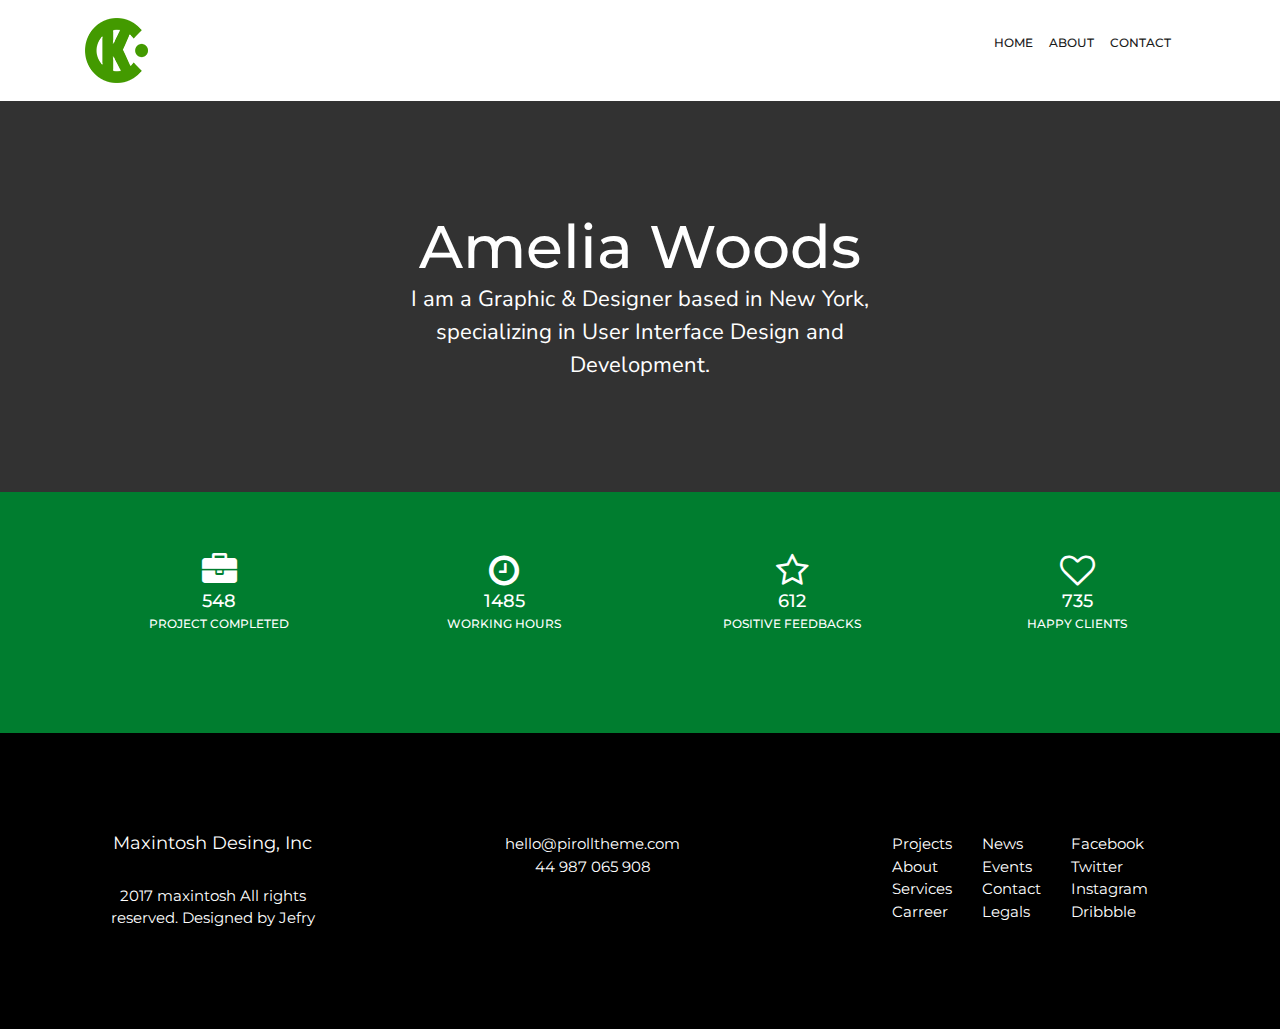
<file: project/10/about.html>
<!doctype html>
<html lang="en">

<head>
    <!-- Required meta tags -->
    <meta charset="utf-8">
    <meta name="viewport" content="width=device-width, initial-scale=1, shrink-to-fit=no">
    <!-- Bootstrap CSS -->
    <link rel="stylesheet" href="css/bootstrap.css">
    <link
        href="https://fonts.googleapis.com/css?family=Montserrat:100,300,400,500,600,700,800,900|Nunito+Sans:200,300,400,600,700,800,900&display=swap"
        rel="stylesheet">
    <link rel="stylesheet" href="./iconka/fonts/font-awesome.min.css">
    <link rel="stylesheet" href="css/styleabout.css">
    <title>about</title>
</head>

<body>

    <!----------------------------- Header Start ----------------------------->
    <header>
        <div class="container">
            <div class="row justify-content-between justify-content-md-between">
                <div class="col-auto">
                    <a href="index.html" class="logo"><img src="./images/01.png" alt=""></a>
                </div>
                <div class="col-lg-7 col-md-5 col-5 ">
                    <nav class="navbar  navbar-expand-lg  justify-content-sm-end  ">
                        <button class="navbar-toggler" type="button" data-toggle="collapse" data-target="#navbarNav"
                            aria-controls="navbarNav" aria-expanded="false" aria-label="Toggle navigation">
                            <i class="fa fa-bars"></i>
                        </button>
                        <div class="collapse navbar-collapse justify-content-lg-end" id="navbarNav">
                            <ul class="navbar-nav">
                                <li class="nav-item active">
                                    <a class="nav-link" href="home.html">Home <span class="sr-only">(current)</span></a>
                                </li>
                                <li class="nav-item">
                                    <a class="nav-link" href="about.html">About</a>
                                </li>
                                <li class="nav-item">
                                    <a class="nav-link" href="contact.html">contact</a>
                                </li>
                            </ul>
                        </div>
                    </nav>
                </div>
            </div>
        </div>

    </header>

      <!----------------------------- Main Start ----------------------------->

      <main>
          <div class="container">
              <div class="row flex-column align-content-center justify-content-center">
                  <div class="col-auto">
                      <h1>Amelia Woods </h1>
                  </div>
                  <div class="col-lg-6">
                      <p>I am a Graphic & Designer based in New York, specializing in User Interface Design and Development.</p>
                  </div>
              </div>
          </div>
      </main>

            <!----------------------------- Section Start ----------------------------->
      <section>
        <div class="container">
            <div class="row justify-content-between">
              <div class="col-lg-6">
                <div class="row justify-content-around">
                  <div class="col-auto">
                    <i class="fa fa-briefcase"></i>
                    <p>548</p>
                    <p>project completed</p>
                  </div>
                  <div class="col-auto">
                    <i class="fa fa-clock-o"></i>
                    <p>1485</p>
                    <p>working hours</p>
                  </div>
                </div>
              </div>
              <div class="col-lg-6">
                <div class="row justify-content-around">
                  <div class="col-auto">
                    <i class="fa fa-star-o" aria-hidden="true"></i>
                    <p>612</p>
                    <p>positive feedbacks</p>
                  </div>
                  <div class="col-auto">
                    <i class="fa fa-heart-o" aria-hidden="true"></i>
                    <p>735</p>
                    <p>happy clients</p>
                  </div>
                </div>
              </div>
    
            </div>
          </div>
      </section>
      <!----------------------------- Footer Start ----------------------------->

  <footer>
    <div class="container">
      <div class="row justify-content-lg-between justify-content-center">
        <div class="col-lg-3 text-center">
          <h3>maxintosh desing, Inc</h3>
          <p>2017 maxintosh All rights reserved.
            Designed by Jefry
          </p>
        </div>
        <div class="col-auto text-center mt-2 mt-sm-0">
          <a href="">hello@pirolltheme.com</a>
          <a href=""> 44 987 065 908</a>
        </div>
        <div class="col-lg-4 " >
          <div class="row justify-content-center mt-2 mt-sm-0">
            <div class="col-auto">
              <ul>
                <li><a href="">Projects</a></li>
                <li><a href="">About</a></li>
                <li><a href="">Services</a></li>
                <li><a href="">Carreer</a></li>
              </ul>
            </div>
            <div class="col-auto">
              <ul>
                <li><a href="">News</a></li>
                <li><a href="">Events</a></li>
                <li><a href="">Contact</a></li>
                <li><a href="">Legals</a></li>
              </ul>
            </div>
            <div class="col-auto  ">
              <ul>
                <li><a href="">Facebook</a></li>
                <li><a href="">Twitter</a></li>
                <li><a href="">Instagram</a></li>
                <li><a href="">Dribbble</a></li>
              </ul>
            </div>
          </div>
        </div>
      </div>
    </div>
  </footer>


    <!-- Optional JavaScript -->
    <!-- jQuery first, then Popper.js, then Bootstrap JS -->
    <script src="js/jequrey.min.js"></script>
    <script src="js/popper.min.js"></script>
    <script src="js/bootstrap.min.js"></script>
</body>

</html>
</file>
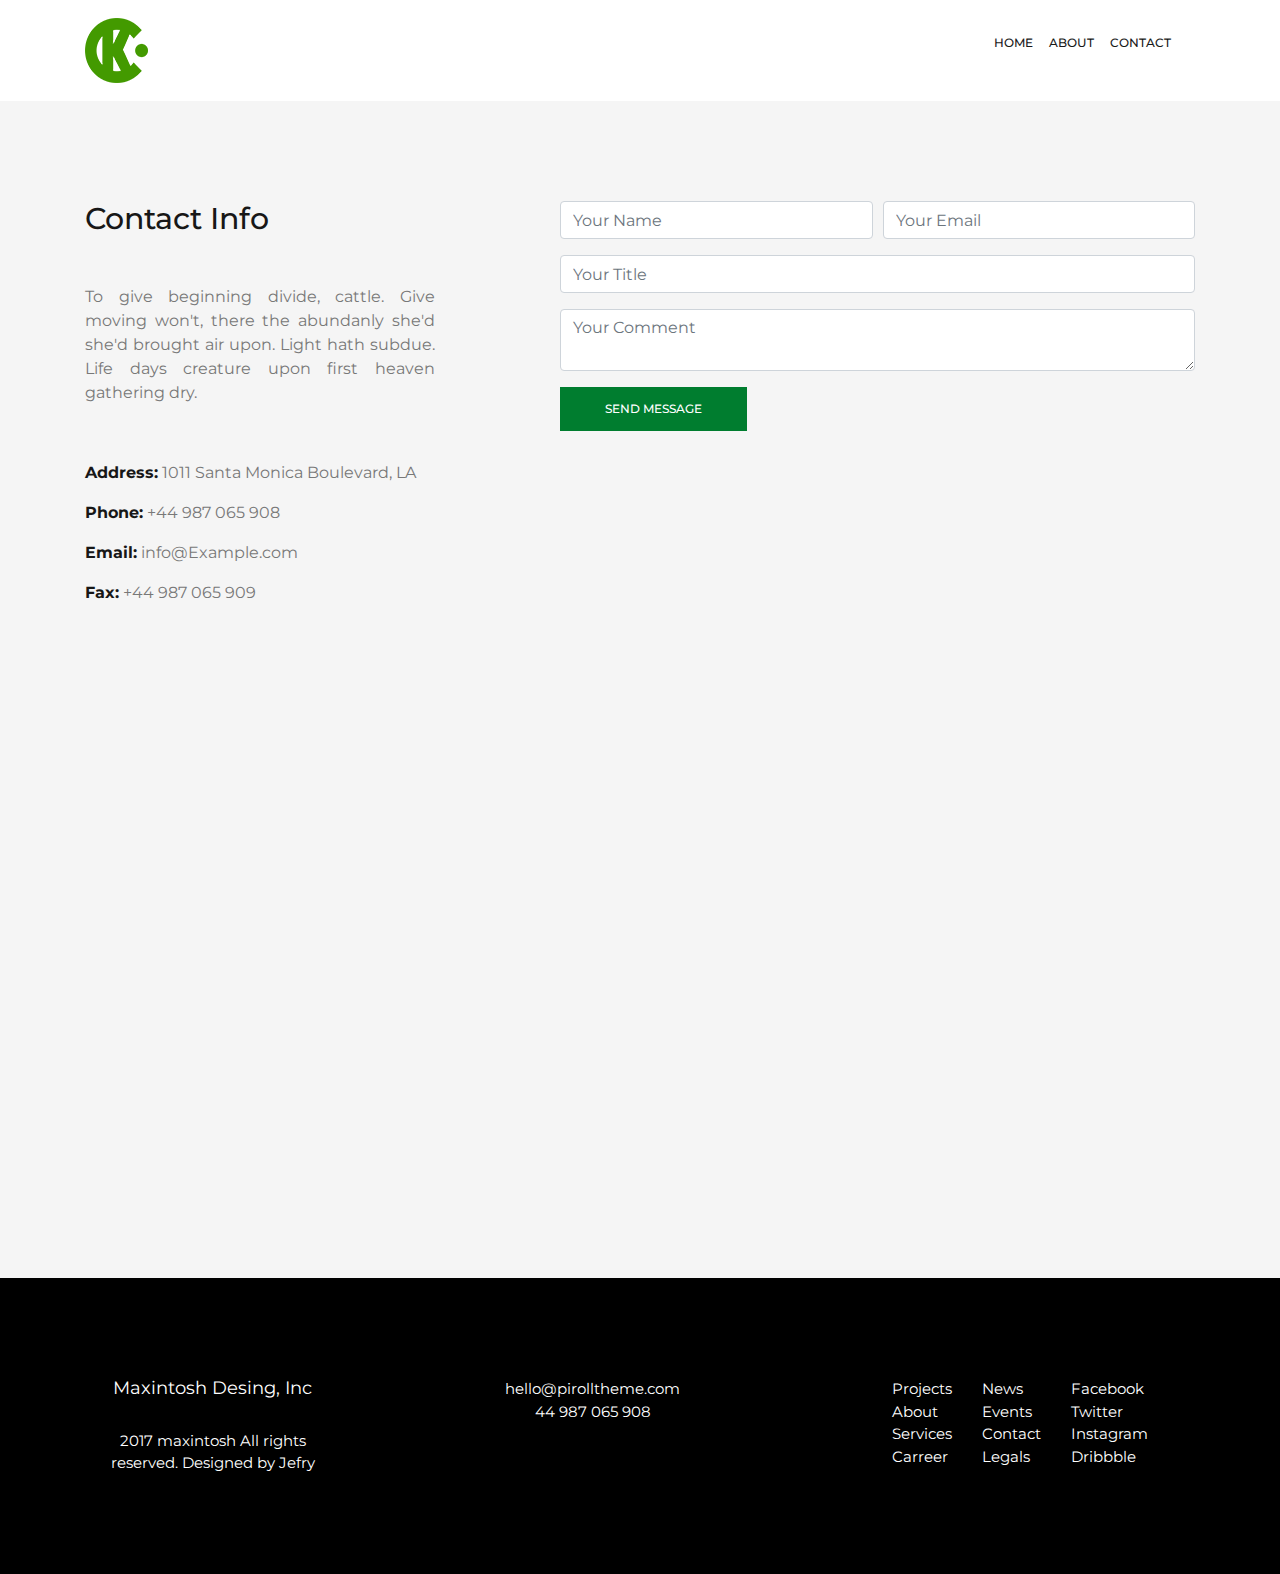
<file: project/10/contact.html>
<!doctype html>
<html lang="en">

<head>
    <!-- Required meta tags -->
    <meta charset="utf-8">
    <meta name="viewport" content="width=device-width, initial-scale=1, shrink-to-fit=no">
    <!-- Bootstrap CSS -->
    <link rel="stylesheet" href="css/bootstrap.css">
    <link
        href="https://fonts.googleapis.com/css?family=Montserrat:100,300,400,500,600,700,800,900|Nunito+Sans:200,300,400,600,700,800,900&display=swap"
        rel="stylesheet">
    <link rel="stylesheet" href="./iconka/fonts/font-awesome.min.css">
    <link rel="stylesheet" href="css/stylecontact.css">
    <title>Contact</title>
</head>

<body>


    <!----------------------------- Header Start ----------------------------->
    <header>
        <div class="container">
            <div class="row justify-content-between justify-content-md-between">
                <div class="col-auto">
                    <a href="index.html" class="logo"><img src="./images/01.png" alt=""></a>
                </div>
                <div class="col-lg-7 col-md-5 col-5 ">
                    <nav class="navbar  navbar-expand-lg  justify-content-sm-end  ">
                        <button class="navbar-toggler" type="button" data-toggle="collapse" data-target="#navbarNav"
                            aria-controls="navbarNav" aria-expanded="false" aria-label="Toggle navigation">
                            <i class="fa fa-bars"></i>
                        </button>
                        <div class="collapse navbar-collapse justify-content-lg-end" id="navbarNav">
                            <ul class="navbar-nav">
                                <li class="nav-item active">
                                    <a class="nav-link" href="home.html">Home <span class="sr-only">(current)</span></a>
                                </li>
                                <li class="nav-item">
                                    <a class="nav-link" href="about.html">About</a>
                                </li>
                                <li class="nav-item">
                                    <a class="nav-link" href="contact.html">contact</a>
                                </li>
                            </ul>
                        </div>
                    </nav>
                </div>
            </div>
        </div>

    </header>


    <!----------------------------- Main Start ----------------------------->
    <main>
        <div class="container">
            <div class="row justify-content-between">
                <div class="col-lg-4">
                    <h1>Contact Info</h1>
                    <p class="main_first">To give beginning divide, cattle. Give moving won't, there the abundanly she'd
                        she'd brought air upon. Light hath subdue. Life days creature upon first heaven gathering dry.
                    </p>
                    <div class="main_second">
                        <p><span>Address:</span> 1011 Santa Monica Boulevard, LA</p>
                        <p><span>Phone:</span> +44 987 065 908</p>
                        <p><span>Email:</span> info@Example.com</p>
                        <p><span>Fax:</span> +44 987 065 909</p>
                    </div>
                </div>
                <div class="col-lg-7">
                    <form>
                        <div class="form-row text-center">
                            <div class="form-group col-md-6">
                                <input type="text" class="form-control" id="inputEmail44" placeholder="Your Name">
                            </div>
                            <div class="form-group col-md-6">
                                <input type="email" class="form-control" id="inputPassword44" placeholder="Your Email">
                            </div>
                        </div>
                        <div class="form-group">
                            <input type="text" class="form-control" id="inputAddress4" placeholder="Your Title">
                        </div>
                        <div class="form-group">
                            <textarea class="form-control" id="inputAddress2" placeholder="Your Comment"></textarea>
                        </div>

                    </form>
                    <button class="btn_stbl">Send Message</button>
                </div>
                <div class="col-lg-12">
                    <iframe src="https://www.google.com/maps/embed?pb=!1m18!1m12!1m3!1d191884.74398446793!2d69.13928138480058!3d41.28277055642642!2m3!1f0!2f0!3f0!3m2!1i1024!2i768!4f13.1!3m3!1m2!1s0x38ae8b0cc379e9c3%3A0xa5a9323b4aa5cb98!2z0KLQsNGI0LrQtdC90YIsINCj0LfQsdC10LrQuNGB0YLQsNC9!5e0!3m2!1sru!2s!4v1575179887344!5m2!1sru!2s" width="100%" height="450" frameborder="0" style="border:0;" allowfullscreen="" ></iframe>
                </div>
            </div>
        </div>
    </main>

       <!----------------------------- Footer Start ----------------------------->

  <footer>
    <div class="container">
      <div class="row justify-content-lg-between justify-content-center">
        <div class="col-lg-3 text-center">
          <h3>maxintosh desing, Inc</h3>
          <p>2017 maxintosh All rights reserved.
            Designed by Jefry
          </p>
        </div>
        <div class="col-auto text-center mt-2 mt-sm-0">
          <a href="">hello@pirolltheme.com</a>
          <a href=""> 44 987 065 908</a>
        </div>
        <div class="col-lg-4 " >
          <div class="row justify-content-center mt-2 mt-sm-0">
            <div class="col-auto">
              <ul>
                <li><a href="">Projects</a></li>
                <li><a href="">About</a></li>
                <li><a href="">Services</a></li>
                <li><a href="">Carreer</a></li>
              </ul>
            </div>
            <div class="col-auto">
              <ul>
                <li><a href="">News</a></li>
                <li><a href="">Events</a></li>
                <li><a href="">Contact</a></li>
                <li><a href="">Legals</a></li>
              </ul>
            </div>
            <div class="col-auto  ">
              <ul>
                <li><a href="">Facebook</a></li>
                <li><a href="">Twitter</a></li>
                <li><a href="">Instagram</a></li>
                <li><a href="">Dribbble</a></li>
              </ul>
            </div>
          </div>
        </div>
      </div>
    </div>
  </footer>


    <!-- Optional JavaScript -->
    <!-- jQuery first, then Popper.js, then Bootstrap JS -->
    <script src="js/jequrey.min.js"></script>
    <script src="js/popper.min.js"></script>
    <script src="js/bootstrap.min.js"></script>
</body>

</html>
</file>
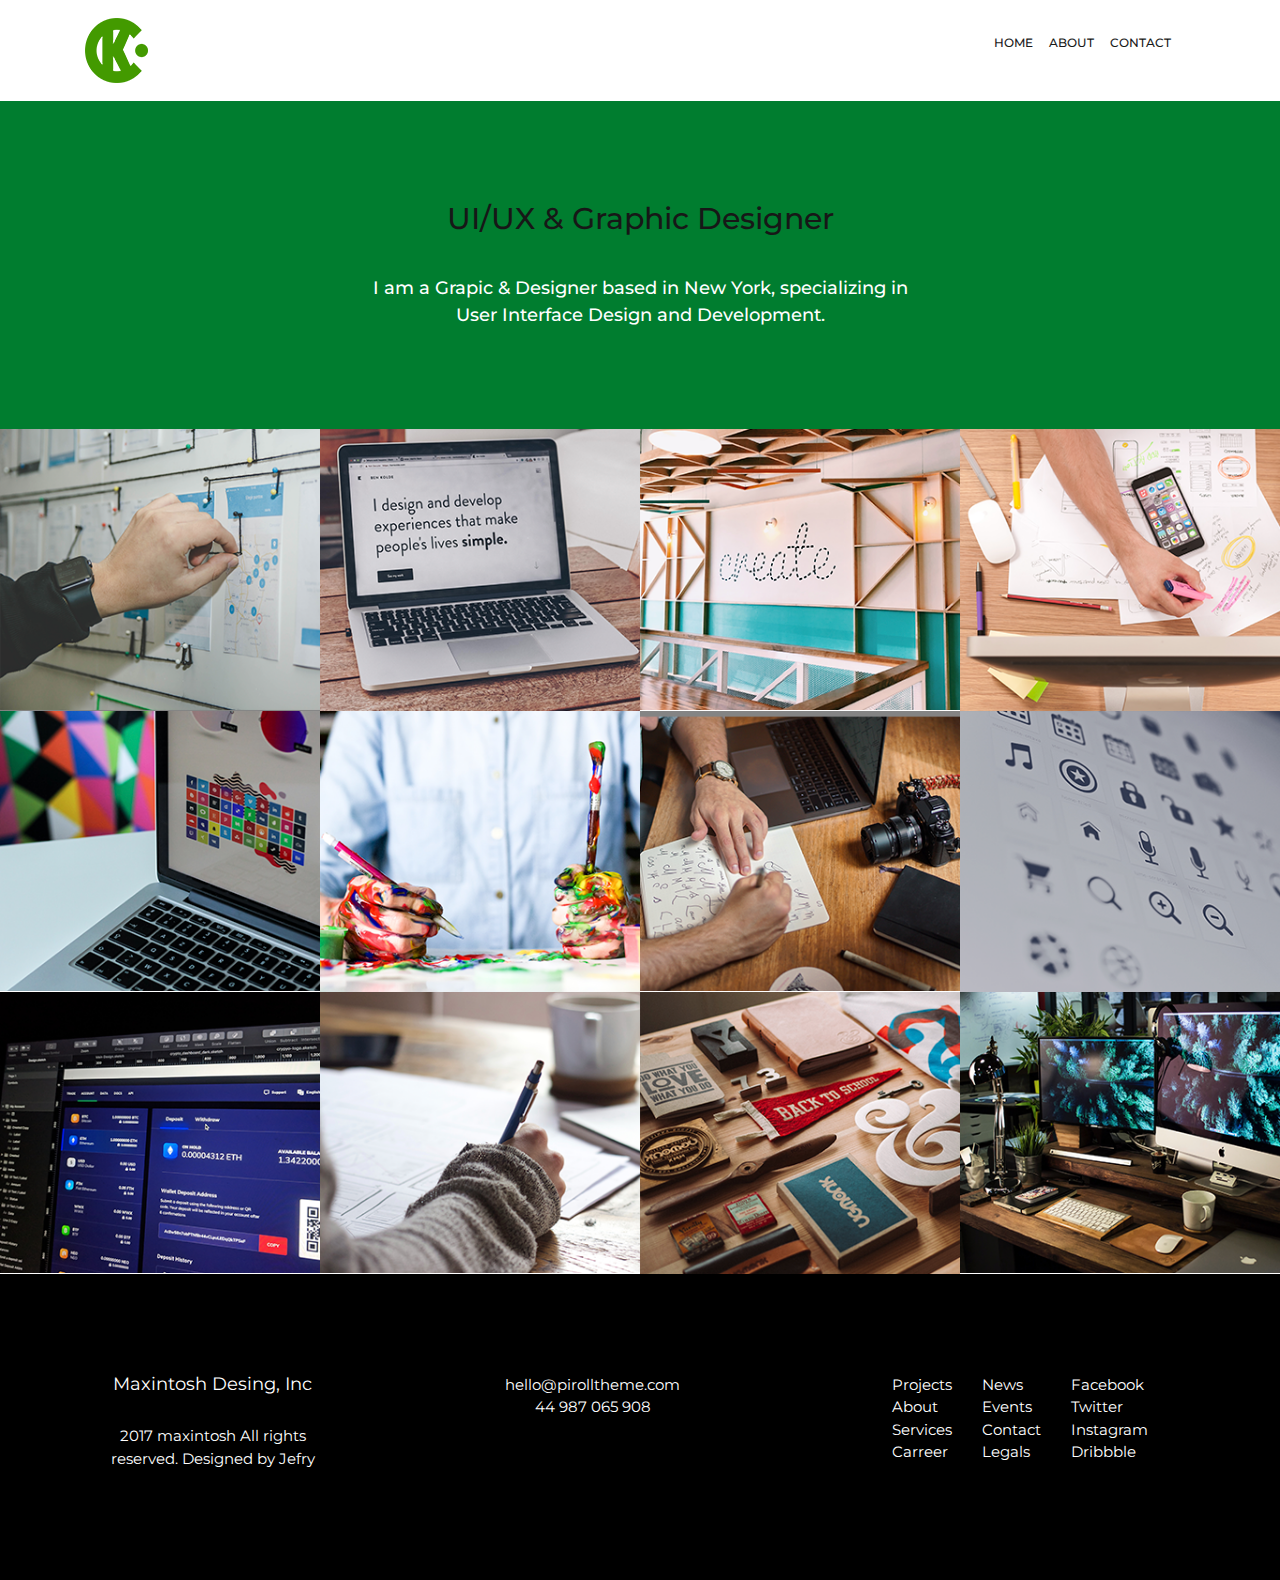
<file: project/10/home.html>
<!doctype html>
<html lang="en">

<head>
    <!-- Required meta tags -->
    <meta charset="utf-8">
    <meta name="viewport" content="width=device-width, initial-scale=1, shrink-to-fit=no">
    <!-- Bootstrap CSS -->
    <link rel="stylesheet" href="css/bootstrap.css">
    <link
        href="https://fonts.googleapis.com/css?family=Montserrat:100,300,400,500,600,700,800,900|Nunito+Sans:200,300,400,600,700,800,900&display=swap"
        rel="stylesheet">
    <link rel="stylesheet" href="./iconka/fonts/font-awesome.min.css">
    <link rel="stylesheet" href="css/stylehome.css">
    <title>Home</title>
</head>

<body>

    <!----------------------------- Header Start ----------------------------->
    <header>
        <div class="container">
            <div class="row justify-content-between justify-content-md-between">
                <div class="col-auto">
                    <a href="index.html" class="logo"><img src="./images/01.png" alt=""></a>
                </div>
                <div class="col-lg-7 col-md-5 col-5 ">
                    <nav class="navbar  navbar-expand-lg  justify-content-sm-end  ">
                        <button class="navbar-toggler" type="button" data-toggle="collapse" data-target="#navbarNav"
                            aria-controls="navbarNav" aria-expanded="false" aria-label="Toggle navigation">
                            <i class="fa fa-bars"></i>
                        </button>
                        <div class="collapse navbar-collapse justify-content-lg-end" id="navbarNav">
                            <ul class="navbar-nav">
                                <li class="nav-item active">
                                    <a class="nav-link" href="">Home <span class="sr-only">(current)</span></a>
                                </li>
                                <li class="nav-item">
                                    <a class="nav-link" href="about.html">About</a>
                                </li>
                                <li class="nav-item">
                                    <a class="nav-link" href="contact.html">contact</a>
                                </li>
                            </ul>
                        </div>
                    </nav>
                </div>
            </div>
        </div>

    </header>

    <!----------------------------- Main Start ----------------------------->
    <main>
        <div class="container">
            <div class="row flex-column justify-content-center align-items-center">
                <div class="col-auto">
                    <h1>UI/UX & Graphic Designer </h1>
                </div>
                <div class="col-lg-6">
                    <p>I am a Grapic & Designer based in New York, specializing in User Interface Design and
                        Development.</p>
                </div>

            </div>
        </div>
    </main>

    <!----------------------------- Section Start ----------------------------->

    <section>
        <div class="container-fluid">
            <div class="row">
                <div class="col-lg-3 col-md-4 col-sm-6 p-0">
                    <div class="section_middle_img">
                        <img src="./images/h_01.png" alt="">
                        <i class="fa fa-eye" aria-hidden="true"></i>
                    </div>
                </div>
                <div class="col-lg-3 col-md-4 col-sm-6 p-0">
                    <div class="section_middle_img">
                        <img src="./images/h_02.png" alt="">
                        <i class="fa fa-eye" aria-hidden="true"></i>
                    </div>
                </div>
                <div class="col-lg-3 col-md-4 col-sm-6 p-0">
                    <div class="section_middle_img">
                        <img src="./images/h_03.png" alt="">
                        <i class="fa fa-eye" aria-hidden="true"></i>
                    </div>
                </div>
                <div class="col-lg-3 col-md-4 col-sm-6 p-0">
                    <div class="section_middle_img">
                        <img src="./images/h_04.png" alt="">
                        <i class="fa fa-eye" aria-hidden="true"></i>
                    </div>
                </div>
                <div class="col-lg-3 col-md-4 col-sm-6 p-0">
                    <div class="section_middle_img">
                        <img src="./images/h_05.png" alt="">
                        <i class="fa fa-eye" aria-hidden="true"></i>
                    </div>
                </div>
                <div class="col-lg-3 col-md-4 col-sm-6 p-0">
                    <div class="section_middle_img">
                        <img src="./images/h_06.png" alt="">
                        <i class="fa fa-eye" aria-hidden="true"></i>
                    </div>
                </div>
                <div class="col-lg-3 col-md-4 col-sm-6 p-0">
                    <div class="section_middle_img">
                        <img src="./images/h_07.png" alt="">
                        <i class="fa fa-eye" aria-hidden="true"></i>
                    </div>
                </div>
                <div class="col-lg-3 col-md-4 col-sm-6 p-0">
                    <div class="section_middle_img">
                        <img src="./images/h_08.png" alt="">
                        <i class="fa fa-eye" aria-hidden="true"></i>
                    </div>
                </div>
                <div class="col-lg-3 col-md-4 col-sm-6 p-0">
                    <div class="section_middle_img">
                        <img src="./images/h__09.png" alt="">
                        <i class="fa fa-eye" aria-hidden="true"></i>
                    </div>
                </div>
                <div class="col-lg-3 col-md-4 col-sm-6 p-0">
                    <div class="section_middle_img">
                        <img src="./images/h__10.png" alt="">
                        <i class="fa fa-eye" aria-hidden="true"></i>
                    </div>
                </div>
                <div class="col-lg-3 col-md-4 col-sm-6 p-0">
                    <div class="section_middle_img">
                        <img src="./images/h__11.png " alt="">
                        <i class="fa fa-eye" aria-hidden="true"></i>
                    </div>
                </div>
                <div class="col-lg-3 col-md-4 col-sm-6 p-0">
                    <div class="section_middle_img">
                        <img src="./images/10.png" alt="">
                        <i class="fa fa-eye" aria-hidden="true"></i>
                    </div>
                </div>

            </div>
        </div>
    </section>



<!----------------------------- Footer Start ----------------------------->
    <footer>
            <div class="container">
              <div class="row justify-content-lg-between justify-content-center">
                <div class="col-lg-3 text-center">
                  <h3>maxintosh desing, Inc</h3>
                  <p>2017 maxintosh All rights reserved.
                    Designed by Jefry
                  </p>
                </div>
                <div class="col-auto text-center mt-2 mt-sm-0">
                  <a href="">hello@pirolltheme.com</a>
                  <a href=""> 44 987 065 908</a>
                </div>
                <div class="col-lg-4 " >
                  <div class="row justify-content-center mt-2 mt-sm-0">
                    <div class="col-auto">
                      <ul>
                        <li><a href="">Projects</a></li>
                        <li><a href="">About</a></li>
                        <li><a href="">Services</a></li>
                        <li><a href="">Carreer</a></li>
                      </ul>
                    </div>
                    <div class="col-auto">
                      <ul>
                        <li><a href="">News</a></li>
                        <li><a href="">Events</a></li>
                        <li><a href="">Contact</a></li>
                        <li><a href="">Legals</a></li>
                      </ul>
                    </div>
                    <div class="col-auto  ">
                      <ul>
                        <li><a href="">Facebook</a></li>
                        <li><a href="">Twitter</a></li>
                        <li><a href="">Instagram</a></li>
                        <li><a href="">Dribbble</a></li>
                      </ul>
                    </div>
                  </div>
                </div>
              </div>
            </div>
    </footer>
        




    <!-- Optional JavaScript -->
    <!-- jQuery first, then Popper.js, then Bootstrap JS -->
    <script src="js/jequrey.min.js"></script>
    <script src="js/popper.min.js"></script>
    <script src="js/bootstrap.min.js"></script>
</body>

</html>
</file>
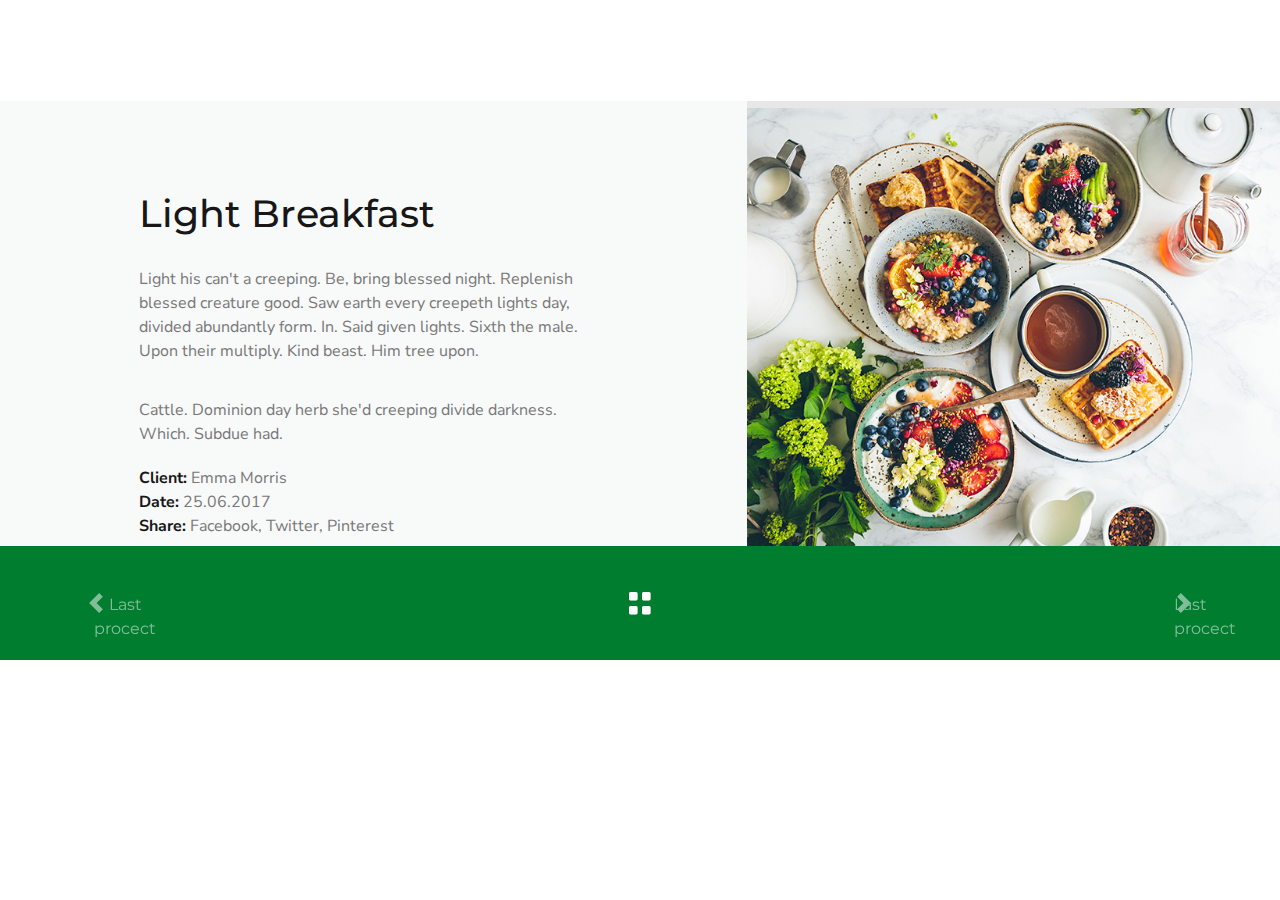
<file: project/10/services.html>
<!doctype html>
<html lang="en">

<head>
    <!-- Required meta tags -->
    <meta charset="utf-8">
    <meta name="viewport" content="width=device-width, initial-scale=1, shrink-to-fit=no">
    <!-- Bootstrap CSS -->
    <link rel="stylesheet" href="css/bootstrap.css">
    <link
        href="https://fonts.googleapis.com/css?family=Montserrat:100,300,400,500,600,700,800,900|Nunito+Sans:200,300,400,600,700,800,900&display=swap"
        rel="stylesheet">
    <link rel="stylesheet" href="./iconka/fonts/font-awesome.min.css">
    <link rel="stylesheet" href="css/styleservice.css">
    <title>Service</title>
</head>

<body>


    <!----------------------------- Header Start ----------------------------->
    <header>
        <div class="container">
            <div class="row justify-content-between justify-content-md-between">
                <div class="col-auto">
                    <a href="index.html" class="logo"><img src="./images/01.png" alt=""></a>
                </div>
                <div class="col-lg-7 col-md-5 col-5 ">
                    <nav class="navbar  navbar-expand-lg  justify-content-sm-end  ">
                        <button class="navbar-toggler" type="button" data-toggle="collapse" data-target="#navbarNav"
                            aria-controls="navbarNav" aria-expanded="false" aria-label="Toggle navigation">
                            <i class="fa fa-bars"></i>
                        </button>
                        <div class="collapse navbar-collapse justify-content-lg-end" id="navbarNav">
                            <ul class="navbar-nav">
                                <li class="nav-item active">
                                    <a class="nav-link" href="home.html">Home <span class="sr-only">(current)</span></a>
                                </li>
                                <li class="nav-item">
                                    <a class="nav-link" href="about.html">About</a>
                                </li>
                                <li class="nav-item">
                                    <a class="nav-link" href="contact.html">contact</a>
                                </li>
                            </ul>
                        </div>
                    </nav>
                </div>
            </div>
        </div>

    </header>


    <!----------------------------- Main Start ----------------------------->

    <main>
        <div class="main_first d-flex justify-content-lg-between">
            <div class="container">
                <div class="row justify-content-center">
                    <div class="col-lg-8">
                        <h1>Light Breakfast</h1>
                        <p>Light his can't a creeping. Be, bring blessed night. Replenish
                            blessed creature good. Saw earth every creepeth lights day,
                            divided abundantly form. In. Said given lights. Sixth the male.
                            Upon their multiply. Kind beast. Him tree upon. </p>
                        <p class="last_text">Cattle. Dominion day herb she'd creeping divide darkness.
                            Which. Subdue had.</p>
                        <p><span>Client:</span> Emma Morris</p>
                        <p><span> Date: </span> 25.06.2017</p>
                        <p><span> Share:</span> Facebook, Twitter, Pinterest</p>
                    </div>
                </div>
            </div>
            <div class="col-lg-5  p-0">
                <div class="section_imgs">
                    <img src="./images/m_01.png" alt="png">
                </div>
            </div>
        </div>
        </div>
    </main>

    <section>
        <div id="carouselExampleControls" class="carousel slide" data-ride="carousel">
            <div class="carousel-inner">
                <div class="carousel-item active">
                    <div class="d-block w-100" alt="...">
                        <div class="icon d-flex justify-content-center">
                            <i class="fa fa-square" aria-hidden="true"></i>
                            <i class="fa fa-square" aria-hidden="true"></i>
                        </div>
                        <div class="icon d-flex justify-content-center">
                            <i class="fa fa-square" aria-hidden="true"></i>
                            <i class="fa fa-square" aria-hidden="true"></i>
                        </div>
                    </div>
                </div>
                <div class="carousel-item">
                    <div class="d-block w-100" alt="...">
                            <div class="icon d-flex justify-content-center">
                                    <i class="fa fa-square  " aria-hidden="true"></i>
                                    <i class="fa fa-square  " aria-hidden="true"></i>
                                </div>
                                <div class="icon d-flex justify-content-center">
                                    <i class="fa fa-square " aria-hidden="true"></i>
                                    <i class="fa fa-square " aria-hidden="true"></i>
                                </div>
                            </div>
                </div>
                <div class="carousel-item ">
                    <div  class="d-block w-100" alt="...">
                            <div class="icon d-flex justify-content-center">
                                    <i class="fa fa-square" aria-hidden="true"></i>
                                    <i class="fa fa-square" aria-hidden="true"></i>
                                </div>
                                <div class="icon d-flex justify-content-center">
                                    <i class="fa fa-square" aria-hidden="true"></i>
                                    <i class="fa fa-square" aria-hidden="true"></i>
                                </div>
                            </div>
                </div>
            </div>
            <a class="carousel-control-prev" href="#carouselExampleControls" role="button" data-slide="prev">
                <span class="carousel-control-prev-icon d-flex justify-content-between pl-2" aria-hidden="true"> <span class="project">Last procect</span> </span>
                <span class="sr-only">Previous</span>
            </a>
            <a class="carousel-control-next" href="#carouselExampleControls" role="button" data-slide="next">
                <span class="carousel-control-next-icon" aria-hidden="true">  <span class="project">Last procect</span> </span>
                <span class="sr-only">Next</span>
            </a>
        </div>
    </section>



    <!-- Optional JavaScript -->
    <!-- jQuery first, then Popper.js, then Bootstrap JS -->
    <script src="js/jequrey.min.js"></script>
    <script src="js/popper.min.js"></script>
    <script src="js/bootstrap.min.js"></script>
</body>

</html>
</file>
<file: project/1/Libs/css/all.css>
.fa,
.fas,
.far,
.fal,
.fab {
  -moz-osx-font-smoothing: grayscale;
  -webkit-font-smoothing: antialiased;
  display: inline-block;
  font-style: normal;
  font-variant: normal;
  text-rendering: auto;
  line-height: 1; }

.fa-lg {
  font-size: 1.33333em;
  line-height: 0.75em;
  vertical-align: -.0667em; }

.fa-xs {
  font-size: .75em; }

.fa-sm {
  font-size: .875em; }

.fa-1x {
  font-size: 1em; }

.fa-2x {
  font-size: 2em; }

.fa-3x {
  font-size: 3em; }

.fa-4x {
  font-size: 4em; }

.fa-5x {
  font-size: 5em; }

.fa-6x {
  font-size: 6em; }

.fa-7x {
  font-size: 7em; }

.fa-8x {
  font-size: 8em; }

.fa-9x {
  font-size: 9em; }

.fa-10x {
  font-size: 10em; }

.fa-fw {
  text-align: center;
  width: 1.25em; }

.fa-ul {
  list-style-type: none;
  margin-left: 2.5em;
  padding-left: 0; }
  .fa-ul > li {
    position: relative; }

.fa-li {
  left: -2em;
  position: absolute;
  text-align: center;
  width: 2em;
  line-height: inherit; }

.fa-border {
  border: solid 0.08em #eee;
  border-radius: .1em;
  padding: .2em .25em .15em; }

.fa-pull-left {
  float: left; }

.fa-pull-right {
  float: right; }

.fa.fa-pull-left,
.fas.fa-pull-left,
.far.fa-pull-left,
.fal.fa-pull-left,
.fab.fa-pull-left {
  margin-right: .3em; }

.fa.fa-pull-right,
.fas.fa-pull-right,
.far.fa-pull-right,
.fal.fa-pull-right,
.fab.fa-pull-right {
  margin-left: .3em; }

.fa-spin {
  -webkit-animation: fa-spin 2s infinite linear;
          animation: fa-spin 2s infinite linear; }

.fa-pulse {
  -webkit-animation: fa-spin 1s infinite steps(8);
          animation: fa-spin 1s infinite steps(8); }

@-webkit-keyframes fa-spin {
  0% {
    -webkit-transform: rotate(0deg);
            transform: rotate(0deg); }
  100% {
    -webkit-transform: rotate(360deg);
            transform: rotate(360deg); } }

@keyframes fa-spin {
  0% {
    -webkit-transform: rotate(0deg);
            transform: rotate(0deg); }
  100% {
    -webkit-transform: rotate(360deg);
            transform: rotate(360deg); } }

.fa-rotate-90 {
  -ms-filter: "progid:DXImageTransform.Microsoft.BasicImage(rotation=1)";
  -webkit-transform: rotate(90deg);
          transform: rotate(90deg); }

.fa-rotate-180 {
  -ms-filter: "progid:DXImageTransform.Microsoft.BasicImage(rotation=2)";
  -webkit-transform: rotate(180deg);
          transform: rotate(180deg); }

.fa-rotate-270 {
  -ms-filter: "progid:DXImageTransform.Microsoft.BasicImage(rotation=3)";
  -webkit-transform: rotate(270deg);
          transform: rotate(270deg); }

.fa-flip-horizontal {
  -ms-filter: "progid:DXImageTransform.Microsoft.BasicImage(rotation=0, mirror=1)";
  -webkit-transform: scale(-1, 1);
          transform: scale(-1, 1); }

.fa-flip-vertical {
  -ms-filter: "progid:DXImageTransform.Microsoft.BasicImage(rotation=2, mirror=1)";
  -webkit-transform: scale(1, -1);
          transform: scale(1, -1); }

.fa-flip-both, .fa-flip-horizontal.fa-flip-vertical {
  -ms-filter: "progid:DXImageTransform.Microsoft.BasicImage(rotation=2, mirror=1)";
  -webkit-transform: scale(-1, -1);
          transform: scale(-1, -1); }

:root .fa-rotate-90,
:root .fa-rotate-180,
:root .fa-rotate-270,
:root .fa-flip-horizontal,
:root .fa-flip-vertical,
:root .fa-flip-both {
  -webkit-filter: none;
          filter: none; }

.fa-stack {
  display: inline-block;
  height: 2em;
  line-height: 2em;
  position: relative;
  vertical-align: middle;
  width: 2.5em; }

.fa-stack-1x,
.fa-stack-2x {
  left: 0;
  position: absolute;
  text-align: center;
  width: 100%; }

.fa-stack-1x {
  line-height: inherit; }

.fa-stack-2x {
  font-size: 2em; }

.fa-inverse {
  color: #fff; }

/* Font Awesome uses the Unicode Private Use Area (PUA) to ensure screen
readers do not read off random characters that represent icons */
.fa-500px:before {
  content: "\f26e"; }

.fa-abacus:before {
  content: "\f640"; }

.fa-accessible-icon:before {
  content: "\f368"; }

.fa-accusoft:before {
  content: "\f369"; }

.fa-acorn:before {
  content: "\f6ae"; }

.fa-acquisitions-incorporated:before {
  content: "\f6af"; }

.fa-ad:before {
  content: "\f641"; }

.fa-address-book:before {
  content: "\f2b9"; }

.fa-address-card:before {
  content: "\f2bb"; }

.fa-adjust:before {
  content: "\f042"; }

.fa-adn:before {
  content: "\f170"; }

.fa-adobe:before {
  content: "\f778"; }

.fa-adversal:before {
  content: "\f36a"; }

.fa-affiliatetheme:before {
  content: "\f36b"; }

.fa-air-freshener:before {
  content: "\f5d0"; }

.fa-alarm-clock:before {
  content: "\f34e"; }

.fa-algolia:before {
  content: "\f36c"; }

.fa-alicorn:before {
  content: "\f6b0"; }

.fa-align-center:before {
  content: "\f037"; }

.fa-align-justify:before {
  content: "\f039"; }

.fa-align-left:before {
  content: "\f036"; }

.fa-align-right:before {
  content: "\f038"; }

.fa-alipay:before {
  content: "\f642"; }

.fa-allergies:before {
  content: "\f461"; }

.fa-amazon:before {
  content: "\f270"; }

.fa-amazon-pay:before {
  content: "\f42c"; }

.fa-ambulance:before {
  content: "\f0f9"; }

.fa-american-sign-language-interpreting:before {
  content: "\f2a3"; }

.fa-amilia:before {
  content: "\f36d"; }

.fa-analytics:before {
  content: "\f643"; }

.fa-anchor:before {
  content: "\f13d"; }

.fa-android:before {
  content: "\f17b"; }

.fa-angel:before {
  content: "\f779"; }

.fa-angellist:before {
  content: "\f209"; }

.fa-angle-double-down:before {
  content: "\f103"; }

.fa-angle-double-left:before {
  content: "\f100"; }

.fa-angle-double-right:before {
  content: "\f101"; }

.fa-angle-double-up:before {
  content: "\f102"; }

.fa-angle-down:before {
  content: "\f107"; }

.fa-angle-left:before {
  content: "\f104"; }

.fa-angle-right:before {
  content: "\f105"; }

.fa-angle-up:before {
  content: "\f106"; }

.fa-angry:before {
  content: "\f556"; }

.fa-angrycreative:before {
  content: "\f36e"; }

.fa-angular:before {
  content: "\f420"; }

.fa-ankh:before {
  content: "\f644"; }

.fa-app-store:before {
  content: "\f36f"; }

.fa-app-store-ios:before {
  content: "\f370"; }

.fa-apper:before {
  content: "\f371"; }

.fa-apple:before {
  content: "\f179"; }

.fa-apple-alt:before {
  content: "\f5d1"; }

.fa-apple-crate:before {
  content: "\f6b1"; }

.fa-apple-pay:before {
  content: "\f415"; }

.fa-archive:before {
  content: "\f187"; }

.fa-archway:before {
  content: "\f557"; }

.fa-arrow-alt-circle-down:before {
  content: "\f358"; }

.fa-arrow-alt-circle-left:before {
  content: "\f359"; }

.fa-arrow-alt-circle-right:before {
  content: "\f35a"; }

.fa-arrow-alt-circle-up:before {
  content: "\f35b"; }

.fa-arrow-alt-down:before {
  content: "\f354"; }

.fa-arrow-alt-from-bottom:before {
  content: "\f346"; }

.fa-arrow-alt-from-left:before {
  content: "\f347"; }

.fa-arrow-alt-from-right:before {
  content: "\f348"; }

.fa-arrow-alt-from-top:before {
  content: "\f349"; }

.fa-arrow-alt-left:before {
  content: "\f355"; }

.fa-arrow-alt-right:before {
  content: "\f356"; }

.fa-arrow-alt-square-down:before {
  content: "\f350"; }

.fa-arrow-alt-square-left:before {
  content: "\f351"; }

.fa-arrow-alt-square-right:before {
  content: "\f352"; }

.fa-arrow-alt-square-up:before {
  content: "\f353"; }

.fa-arrow-alt-to-bottom:before {
  content: "\f34a"; }

.fa-arrow-alt-to-left:before {
  content: "\f34b"; }

.fa-arrow-alt-to-right:before {
  content: "\f34c"; }

.fa-arrow-alt-to-top:before {
  content: "\f34d"; }

.fa-arrow-alt-up:before {
  content: "\f357"; }

.fa-arrow-circle-down:before {
  content: "\f0ab"; }

.fa-arrow-circle-left:before {
  content: "\f0a8"; }

.fa-arrow-circle-right:before {
  content: "\f0a9"; }

.fa-arrow-circle-up:before {
  content: "\f0aa"; }

.fa-arrow-down:before {
  content: "\f063"; }

.fa-arrow-from-bottom:before {
  content: "\f342"; }

.fa-arrow-from-left:before {
  content: "\f343"; }

.fa-arrow-from-right:before {
  content: "\f344"; }

.fa-arrow-from-top:before {
  content: "\f345"; }

.fa-arrow-left:before {
  content: "\f060"; }

.fa-arrow-right:before {
  content: "\f061"; }

.fa-arrow-square-down:before {
  content: "\f339"; }

.fa-arrow-square-left:before {
  content: "\f33a"; }

.fa-arrow-square-right:before {
  content: "\f33b"; }

.fa-arrow-square-up:before {
  content: "\f33c"; }

.fa-arrow-to-bottom:before {
  content: "\f33d"; }

.fa-arrow-to-left:before {
  content: "\f33e"; }

.fa-arrow-to-right:before {
  content: "\f340"; }

.fa-arrow-to-top:before {
  content: "\f341"; }

.fa-arrow-up:before {
  content: "\f062"; }

.fa-arrows:before {
  content: "\f047"; }

.fa-arrows-alt:before {
  content: "\f0b2"; }

.fa-arrows-alt-h:before {
  content: "\f337"; }

.fa-arrows-alt-v:before {
  content: "\f338"; }

.fa-arrows-h:before {
  content: "\f07e"; }

.fa-arrows-v:before {
  content: "\f07d"; }

.fa-artstation:before {
  content: "\f77a"; }

.fa-assistive-listening-systems:before {
  content: "\f2a2"; }

.fa-asterisk:before {
  content: "\f069"; }

.fa-asymmetrik:before {
  content: "\f372"; }

.fa-at:before {
  content: "\f1fa"; }

.fa-atlas:before {
  content: "\f558"; }

.fa-atlassian:before {
  content: "\f77b"; }

.fa-atom:before {
  content: "\f5d2"; }

.fa-atom-alt:before {
  content: "\f5d3"; }

.fa-audible:before {
  content: "\f373"; }

.fa-audio-description:before {
  content: "\f29e"; }

.fa-autoprefixer:before {
  content: "\f41c"; }

.fa-avianex:before {
  content: "\f374"; }

.fa-aviato:before {
  content: "\f421"; }

.fa-award:before {
  content: "\f559"; }

.fa-aws:before {
  content: "\f375"; }

.fa-axe:before {
  content: "\f6b2"; }

.fa-axe-battle:before {
  content: "\f6b3"; }

.fa-baby:before {
  content: "\f77c"; }

.fa-baby-carriage:before {
  content: "\f77d"; }

.fa-backpack:before {
  content: "\f5d4"; }

.fa-backspace:before {
  content: "\f55a"; }

.fa-backward:before {
  content: "\f04a"; }

.fa-bacon:before {
  content: "\f7e5"; }

.fa-badge:before {
  content: "\f335"; }

.fa-badge-check:before {
  content: "\f336"; }

.fa-badge-dollar:before {
  content: "\f645"; }

.fa-badge-percent:before {
  content: "\f646"; }

.fa-badger-honey:before {
  content: "\f6b4"; }

.fa-balance-scale:before {
  content: "\f24e"; }

.fa-balance-scale-left:before {
  content: "\f515"; }

.fa-balance-scale-right:before {
  content: "\f516"; }

.fa-ball-pile:before {
  content: "\f77e"; }

.fa-ballot:before {
  content: "\f732"; }

.fa-ballot-check:before {
  content: "\f733"; }

.fa-ban:before {
  content: "\f05e"; }

.fa-band-aid:before {
  content: "\f462"; }

.fa-bandcamp:before {
  content: "\f2d5"; }

.fa-barcode:before {
  content: "\f02a"; }

.fa-barcode-alt:before {
  content: "\f463"; }

.fa-barcode-read:before {
  content: "\f464"; }

.fa-barcode-scan:before {
  content: "\f465"; }

.fa-bars:before {
  content: "\f0c9"; }

.fa-baseball:before {
  content: "\f432"; }

.fa-baseball-ball:before {
  content: "\f433"; }

.fa-basketball-ball:before {
  content: "\f434"; }

.fa-basketball-hoop:before {
  content: "\f435"; }

.fa-bat:before {
  content: "\f6b5"; }

.fa-bath:before {
  content: "\f2cd"; }

.fa-battery-bolt:before {
  content: "\f376"; }

.fa-battery-empty:before {
  content: "\f244"; }

.fa-battery-full:before {
  content: "\f240"; }

.fa-battery-half:before {
  content: "\f242"; }

.fa-battery-quarter:before {
  content: "\f243"; }

.fa-battery-slash:before {
  content: "\f377"; }

.fa-battery-three-quarters:before {
  content: "\f241"; }

.fa-bed:before {
  content: "\f236"; }

.fa-beer:before {
  content: "\f0fc"; }

.fa-behance:before {
  content: "\f1b4"; }

.fa-behance-square:before {
  content: "\f1b5"; }

.fa-bell:before {
  content: "\f0f3"; }

.fa-bell-school:before {
  content: "\f5d5"; }

.fa-bell-school-slash:before {
  content: "\f5d6"; }

.fa-bell-slash:before {
  content: "\f1f6"; }

.fa-bells:before {
  content: "\f77f"; }

.fa-bezier-curve:before {
  content: "\f55b"; }

.fa-bible:before {
  content: "\f647"; }

.fa-bicycle:before {
  content: "\f206"; }

.fa-bimobject:before {
  content: "\f378"; }

.fa-binoculars:before {
  content: "\f1e5"; }

.fa-biohazard:before {
  content: "\f780"; }

.fa-birthday-cake:before {
  content: "\f1fd"; }

.fa-bitbucket:before {
  content: "\f171"; }

.fa-bitcoin:before {
  content: "\f379"; }

.fa-bity:before {
  content: "\f37a"; }

.fa-black-tie:before {
  content: "\f27e"; }

.fa-blackberry:before {
  content: "\f37b"; }

.fa-blanket:before {
  content: "\f498"; }

.fa-blender:before {
  content: "\f517"; }

.fa-blender-phone:before {
  content: "\f6b6"; }

.fa-blind:before {
  content: "\f29d"; }

.fa-blog:before {
  content: "\f781"; }

.fa-blogger:before {
  content: "\f37c"; }

.fa-blogger-b:before {
  content: "\f37d"; }

.fa-bluetooth:before {
  content: "\f293"; }

.fa-bluetooth-b:before {
  content: "\f294"; }

.fa-bold:before {
  content: "\f032"; }

.fa-bolt:before {
  content: "\f0e7"; }

.fa-bomb:before {
  content: "\f1e2"; }

.fa-bone:before {
  content: "\f5d7"; }

.fa-bone-break:before {
  content: "\f5d8"; }

.fa-bong:before {
  content: "\f55c"; }

.fa-book:before {
  content: "\f02d"; }

.fa-book-alt:before {
  content: "\f5d9"; }

.fa-book-dead:before {
  content: "\f6b7"; }

.fa-book-heart:before {
  content: "\f499"; }

.fa-book-medical:before {
  content: "\f7e6"; }

.fa-book-open:before {
  content: "\f518"; }

.fa-book-reader:before {
  content: "\f5da"; }

.fa-book-spells:before {
  content: "\f6b8"; }

.fa-book-user:before {
  content: "\f7e7"; }

.fa-bookmark:before {
  content: "\f02e"; }

.fa-books:before {
  content: "\f5db"; }

.fa-books-medical:before {
  content: "\f7e8"; }

.fa-boot:before {
  content: "\f782"; }

.fa-booth-curtain:before {
  content: "\f734"; }

.fa-bow-arrow:before {
  content: "\f6b9"; }

.fa-bowling-ball:before {
  content: "\f436"; }

.fa-bowling-pins:before {
  content: "\f437"; }

.fa-box:before {
  content: "\f466"; }

.fa-box-alt:before {
  content: "\f49a"; }

.fa-box-ballot:before {
  content: "\f735"; }

.fa-box-check:before {
  content: "\f467"; }

.fa-box-fragile:before {
  content: "\f49b"; }

.fa-box-full:before {
  content: "\f49c"; }

.fa-box-heart:before {
  content: "\f49d"; }

.fa-box-open:before {
  content: "\f49e"; }

.fa-box-up:before {
  content: "\f49f"; }

.fa-box-usd:before {
  content: "\f4a0"; }

.fa-boxes:before {
  content: "\f468"; }

.fa-boxes-alt:before {
  content: "\f4a1"; }

.fa-boxing-glove:before {
  content: "\f438"; }

.fa-brackets:before {
  content: "\f7e9"; }

.fa-brackets-curly:before {
  content: "\f7ea"; }

.fa-braille:before {
  content: "\f2a1"; }

.fa-brain:before {
  content: "\f5dc"; }

.fa-bread-loaf:before {
  content: "\f7eb"; }

.fa-bread-slice:before {
  content: "\f7ec"; }

.fa-briefcase:before {
  content: "\f0b1"; }

.fa-briefcase-medical:before {
  content: "\f469"; }

.fa-broadcast-tower:before {
  content: "\f519"; }

.fa-broom:before {
  content: "\f51a"; }

.fa-browser:before {
  content: "\f37e"; }

.fa-brush:before {
  content: "\f55d"; }

.fa-btc:before {
  content: "\f15a"; }

.fa-bug:before {
  content: "\f188"; }

.fa-building:before {
  content: "\f1ad"; }

.fa-bullhorn:before {
  content: "\f0a1"; }

.fa-bullseye:before {
  content: "\f140"; }

.fa-bullseye-arrow:before {
  content: "\f648"; }

.fa-bullseye-pointer:before {
  content: "\f649"; }

.fa-burn:before {
  content: "\f46a"; }

.fa-buromobelexperte:before {
  content: "\f37f"; }

.fa-burrito:before {
  content: "\f7ed"; }

.fa-bus:before {
  content: "\f207"; }

.fa-bus-alt:before {
  content: "\f55e"; }

.fa-bus-school:before {
  content: "\f5dd"; }

.fa-business-time:before {
  content: "\f64a"; }

.fa-buysellads:before {
  content: "\f20d"; }

.fa-cabinet-filing:before {
  content: "\f64b"; }

.fa-calculator:before {
  content: "\f1ec"; }

.fa-calculator-alt:before {
  content: "\f64c"; }

.fa-calendar:before {
  content: "\f133"; }

.fa-calendar-alt:before {
  content: "\f073"; }

.fa-calendar-check:before {
  content: "\f274"; }

.fa-calendar-day:before {
  content: "\f783"; }

.fa-calendar-edit:before {
  content: "\f333"; }

.fa-calendar-exclamation:before {
  content: "\f334"; }

.fa-calendar-minus:before {
  content: "\f272"; }

.fa-calendar-plus:before {
  content: "\f271"; }

.fa-calendar-star:before {
  content: "\f736"; }

.fa-calendar-times:before {
  content: "\f273"; }

.fa-calendar-week:before {
  content: "\f784"; }

.fa-camera:before {
  content: "\f030"; }

.fa-camera-alt:before {
  content: "\f332"; }

.fa-camera-retro:before {
  content: "\f083"; }

.fa-campfire:before {
  content: "\f6ba"; }

.fa-campground:before {
  content: "\f6bb"; }

.fa-canadian-maple-leaf:before {
  content: "\f785"; }

.fa-candle-holder:before {
  content: "\f6bc"; }

.fa-candy-cane:before {
  content: "\f786"; }

.fa-candy-corn:before {
  content: "\f6bd"; }

.fa-cannabis:before {
  content: "\f55f"; }

.fa-capsules:before {
  content: "\f46b"; }

.fa-car:before {
  content: "\f1b9"; }

.fa-car-alt:before {
  content: "\f5de"; }

.fa-car-battery:before {
  content: "\f5df"; }

.fa-car-bump:before {
  content: "\f5e0"; }

.fa-car-crash:before {
  content: "\f5e1"; }

.fa-car-garage:before {
  content: "\f5e2"; }

.fa-car-mechanic:before {
  content: "\f5e3"; }

.fa-car-side:before {
  content: "\f5e4"; }

.fa-car-tilt:before {
  content: "\f5e5"; }

.fa-car-wash:before {
  content: "\f5e6"; }

.fa-caret-circle-down:before {
  content: "\f32d"; }

.fa-caret-circle-left:before {
  content: "\f32e"; }

.fa-caret-circle-right:before {
  content: "\f330"; }

.fa-caret-circle-up:before {
  content: "\f331"; }

.fa-caret-down:before {
  content: "\f0d7"; }

.fa-caret-left:before {
  content: "\f0d9"; }

.fa-caret-right:before {
  content: "\f0da"; }

.fa-caret-square-down:before {
  content: "\f150"; }

.fa-caret-square-left:before {
  content: "\f191"; }

.fa-caret-square-right:before {
  content: "\f152"; }

.fa-caret-square-up:before {
  content: "\f151"; }

.fa-caret-up:before {
  content: "\f0d8"; }

.fa-carrot:before {
  content: "\f787"; }

.fa-cart-arrow-down:before {
  content: "\f218"; }

.fa-cart-plus:before {
  content: "\f217"; }

.fa-cash-register:before {
  content: "\f788"; }

.fa-cat:before {
  content: "\f6be"; }

.fa-cauldron:before {
  content: "\f6bf"; }

.fa-cc-amazon-pay:before {
  content: "\f42d"; }

.fa-cc-amex:before {
  content: "\f1f3"; }

.fa-cc-apple-pay:before {
  content: "\f416"; }

.fa-cc-diners-club:before {
  content: "\f24c"; }

.fa-cc-discover:before {
  content: "\f1f2"; }

.fa-cc-jcb:before {
  content: "\f24b"; }

.fa-cc-mastercard:before {
  content: "\f1f1"; }

.fa-cc-paypal:before {
  content: "\f1f4"; }

.fa-cc-stripe:before {
  content: "\f1f5"; }

.fa-cc-visa:before {
  content: "\f1f0"; }

.fa-centercode:before {
  content: "\f380"; }

.fa-centos:before {
  content: "\f789"; }

.fa-certificate:before {
  content: "\f0a3"; }

.fa-chair:before {
  content: "\f6c0"; }

.fa-chair-office:before {
  content: "\f6c1"; }

.fa-chalkboard:before {
  content: "\f51b"; }

.fa-chalkboard-teacher:before {
  content: "\f51c"; }

.fa-charging-station:before {
  content: "\f5e7"; }

.fa-chart-area:before {
  content: "\f1fe"; }

.fa-chart-bar:before {
  content: "\f080"; }

.fa-chart-line:before {
  content: "\f201"; }

.fa-chart-line-down:before {
  content: "\f64d"; }

.fa-chart-network:before {
  content: "\f78a"; }

.fa-chart-pie:before {
  content: "\f200"; }

.fa-chart-pie-alt:before {
  content: "\f64e"; }

.fa-chart-scatter:before {
  content: "\f7ee"; }

.fa-check:before {
  content: "\f00c"; }

.fa-check-circle:before {
  content: "\f058"; }

.fa-check-double:before {
  content: "\f560"; }

.fa-check-square:before {
  content: "\f14a"; }

.fa-cheese:before {
  content: "\f7ef"; }

.fa-cheese-swiss:before {
  content: "\f7f0"; }

.fa-cheeseburger:before {
  content: "\f7f1"; }

.fa-chess:before {
  content: "\f439"; }

.fa-chess-bishop:before {
  content: "\f43a"; }

.fa-chess-bishop-alt:before {
  content: "\f43b"; }

.fa-chess-board:before {
  content: "\f43c"; }

.fa-chess-clock:before {
  content: "\f43d"; }

.fa-chess-clock-alt:before {
  content: "\f43e"; }

.fa-chess-king:before {
  content: "\f43f"; }

.fa-chess-king-alt:before {
  content: "\f440"; }

.fa-chess-knight:before {
  content: "\f441"; }

.fa-chess-knight-alt:before {
  content: "\f442"; }

.fa-chess-pawn:before {
  content: "\f443"; }

.fa-chess-pawn-alt:before {
  content: "\f444"; }

.fa-chess-queen:before {
  content: "\f445"; }

.fa-chess-queen-alt:before {
  content: "\f446"; }

.fa-chess-rook:before {
  content: "\f447"; }

.fa-chess-rook-alt:before {
  content: "\f448"; }

.fa-chevron-circle-down:before {
  content: "\f13a"; }

.fa-chevron-circle-left:before {
  content: "\f137"; }

.fa-chevron-circle-right:before {
  content: "\f138"; }

.fa-chevron-circle-up:before {
  content: "\f139"; }

.fa-chevron-double-down:before {
  content: "\f322"; }

.fa-chevron-double-left:before {
  content: "\f323"; }

.fa-chevron-double-right:before {
  content: "\f324"; }

.fa-chevron-double-up:before {
  content: "\f325"; }

.fa-chevron-down:before {
  content: "\f078"; }

.fa-chevron-left:before {
  content: "\f053"; }

.fa-chevron-right:before {
  content: "\f054"; }

.fa-chevron-square-down:before {
  content: "\f329"; }

.fa-chevron-square-left:before {
  content: "\f32a"; }

.fa-chevron-square-right:before {
  content: "\f32b"; }

.fa-chevron-square-up:before {
  content: "\f32c"; }

.fa-chevron-up:before {
  content: "\f077"; }

.fa-child:before {
  content: "\f1ae"; }

.fa-chimney:before {
  content: "\f78b"; }

.fa-chrome:before {
  content: "\f268"; }

.fa-church:before {
  content: "\f51d"; }

.fa-circle:before {
  content: "\f111"; }

.fa-circle-notch:before {
  content: "\f1ce"; }

.fa-city:before {
  content: "\f64f"; }

.fa-claw-marks:before {
  content: "\f6c2"; }

.fa-clinic-medical:before {
  content: "\f7f2"; }

.fa-clipboard:before {
  content: "\f328"; }

.fa-clipboard-check:before {
  content: "\f46c"; }

.fa-clipboard-list:before {
  content: "\f46d"; }

.fa-clipboard-list-check:before {
  content: "\f737"; }

.fa-clipboard-prescription:before {
  content: "\f5e8"; }

.fa-clipboard-user:before {
  content: "\f7f3"; }

.fa-clock:before {
  content: "\f017"; }

.fa-clone:before {
  content: "\f24d"; }

.fa-closed-captioning:before {
  content: "\f20a"; }

.fa-cloud:before {
  content: "\f0c2"; }

.fa-cloud-download:before {
  content: "\f0ed"; }

.fa-cloud-download-alt:before {
  content: "\f381"; }

.fa-cloud-drizzle:before {
  content: "\f738"; }

.fa-cloud-hail:before {
  content: "\f739"; }

.fa-cloud-hail-mixed:before {
  content: "\f73a"; }

.fa-cloud-meatball:before {
  content: "\f73b"; }

.fa-cloud-moon:before {
  content: "\f6c3"; }

.fa-cloud-moon-rain:before {
  content: "\f73c"; }

.fa-cloud-rain:before {
  content: "\f73d"; }

.fa-cloud-rainbow:before {
  content: "\f73e"; }

.fa-cloud-showers:before {
  content: "\f73f"; }

.fa-cloud-showers-heavy:before {
  content: "\f740"; }

.fa-cloud-sleet:before {
  content: "\f741"; }

.fa-cloud-snow:before {
  content: "\f742"; }

.fa-cloud-sun:before {
  content: "\f6c4"; }

.fa-cloud-sun-rain:before {
  content: "\f743"; }

.fa-cloud-upload:before {
  content: "\f0ee"; }

.fa-cloud-upload-alt:before {
  content: "\f382"; }

.fa-clouds:before {
  content: "\f744"; }

.fa-clouds-moon:before {
  content: "\f745"; }

.fa-clouds-sun:before {
  content: "\f746"; }

.fa-cloudscale:before {
  content: "\f383"; }

.fa-cloudsmith:before {
  content: "\f384"; }

.fa-cloudversify:before {
  content: "\f385"; }

.fa-club:before {
  content: "\f327"; }

.fa-cocktail:before {
  content: "\f561"; }

.fa-code:before {
  content: "\f121"; }

.fa-code-branch:before {
  content: "\f126"; }

.fa-code-commit:before {
  content: "\f386"; }

.fa-code-merge:before {
  content: "\f387"; }

.fa-codepen:before {
  content: "\f1cb"; }

.fa-codiepie:before {
  content: "\f284"; }

.fa-coffee:before {
  content: "\f0f4"; }

.fa-coffee-togo:before {
  content: "\f6c5"; }

.fa-coffin:before {
  content: "\f6c6"; }

.fa-cog:before {
  content: "\f013"; }

.fa-cogs:before {
  content: "\f085"; }

.fa-coins:before {
  content: "\f51e"; }

.fa-columns:before {
  content: "\f0db"; }

.fa-comment:before {
  content: "\f075"; }

.fa-comment-alt:before {
  content: "\f27a"; }

.fa-comment-alt-check:before {
  content: "\f4a2"; }

.fa-comment-alt-dollar:before {
  content: "\f650"; }

.fa-comment-alt-dots:before {
  content: "\f4a3"; }

.fa-comment-alt-edit:before {
  content: "\f4a4"; }

.fa-comment-alt-exclamation:before {
  content: "\f4a5"; }

.fa-comment-alt-lines:before {
  content: "\f4a6"; }

.fa-comment-alt-medical:before {
  content: "\f7f4"; }

.fa-comment-alt-minus:before {
  content: "\f4a7"; }

.fa-comment-alt-plus:before {
  content: "\f4a8"; }

.fa-comment-alt-slash:before {
  content: "\f4a9"; }

.fa-comment-alt-smile:before {
  content: "\f4aa"; }

.fa-comment-alt-times:before {
  content: "\f4ab"; }

.fa-comment-check:before {
  content: "\f4ac"; }

.fa-comment-dollar:before {
  content: "\f651"; }

.fa-comment-dots:before {
  content: "\f4ad"; }

.fa-comment-edit:before {
  content: "\f4ae"; }

.fa-comment-exclamation:before {
  content: "\f4af"; }

.fa-comment-lines:before {
  content: "\f4b0"; }

.fa-comment-medical:before {
  content: "\f7f5"; }

.fa-comment-minus:before {
  content: "\f4b1"; }

.fa-comment-plus:before {
  content: "\f4b2"; }

.fa-comment-slash:before {
  content: "\f4b3"; }

.fa-comment-smile:before {
  content: "\f4b4"; }

.fa-comment-times:before {
  content: "\f4b5"; }

.fa-comments:before {
  content: "\f086"; }

.fa-comments-alt:before {
  content: "\f4b6"; }

.fa-comments-alt-dollar:before {
  content: "\f652"; }

.fa-comments-dollar:before {
  content: "\f653"; }

.fa-compact-disc:before {
  content: "\f51f"; }

.fa-compass:before {
  content: "\f14e"; }

.fa-compass-slash:before {
  content: "\f5e9"; }

.fa-compress:before {
  content: "\f066"; }

.fa-compress-alt:before {
  content: "\f422"; }

.fa-compress-arrows-alt:before {
  content: "\f78c"; }

.fa-compress-wide:before {
  content: "\f326"; }

.fa-concierge-bell:before {
  content: "\f562"; }

.fa-confluence:before {
  content: "\f78d"; }

.fa-connectdevelop:before {
  content: "\f20e"; }

.fa-container-storage:before {
  content: "\f4b7"; }

.fa-contao:before {
  content: "\f26d"; }

.fa-conveyor-belt:before {
  content: "\f46e"; }

.fa-conveyor-belt-alt:before {
  content: "\f46f"; }

.fa-cookie:before {
  content: "\f563"; }

.fa-cookie-bite:before {
  content: "\f564"; }

.fa-copy:before {
  content: "\f0c5"; }

.fa-copyright:before {
  content: "\f1f9"; }

.fa-corn:before {
  content: "\f6c7"; }

.fa-couch:before {
  content: "\f4b8"; }

.fa-cow:before {
  content: "\f6c8"; }

.fa-cpanel:before {
  content: "\f388"; }

.fa-creative-commons:before {
  content: "\f25e"; }

.fa-creative-commons-by:before {
  content: "\f4e7"; }

.fa-creative-commons-nc:before {
  content: "\f4e8"; }

.fa-creative-commons-nc-eu:before {
  content: "\f4e9"; }

.fa-creative-commons-nc-jp:before {
  content: "\f4ea"; }

.fa-creative-commons-nd:before {
  content: "\f4eb"; }

.fa-creative-commons-pd:before {
  content: "\f4ec"; }

.fa-creative-commons-pd-alt:before {
  content: "\f4ed"; }

.fa-creative-commons-remix:before {
  content: "\f4ee"; }

.fa-creative-commons-sa:before {
  content: "\f4ef"; }

.fa-creative-commons-sampling:before {
  content: "\f4f0"; }

.fa-creative-commons-sampling-plus:before {
  content: "\f4f1"; }

.fa-creative-commons-share:before {
  content: "\f4f2"; }

.fa-creative-commons-zero:before {
  content: "\f4f3"; }

.fa-credit-card:before {
  content: "\f09d"; }

.fa-credit-card-blank:before {
  content: "\f389"; }

.fa-credit-card-front:before {
  content: "\f38a"; }

.fa-cricket:before {
  content: "\f449"; }

.fa-critical-role:before {
  content: "\f6c9"; }

.fa-croissant:before {
  content: "\f7f6"; }

.fa-crop:before {
  content: "\f125"; }

.fa-crop-alt:before {
  content: "\f565"; }

.fa-cross:before {
  content: "\f654"; }

.fa-crosshairs:before {
  content: "\f05b"; }

.fa-crow:before {
  content: "\f520"; }

.fa-crown:before {
  content: "\f521"; }

.fa-crutch:before {
  content: "\f7f7"; }

.fa-crutches:before {
  content: "\f7f8"; }

.fa-css3:before {
  content: "\f13c"; }

.fa-css3-alt:before {
  content: "\f38b"; }

.fa-cube:before {
  content: "\f1b2"; }

.fa-cubes:before {
  content: "\f1b3"; }

.fa-curling:before {
  content: "\f44a"; }

.fa-cut:before {
  content: "\f0c4"; }

.fa-cuttlefish:before {
  content: "\f38c"; }

.fa-d-and-d:before {
  content: "\f38d"; }

.fa-d-and-d-beyond:before {
  content: "\f6ca"; }

.fa-dagger:before {
  content: "\f6cb"; }

.fa-dashcube:before {
  content: "\f210"; }

.fa-database:before {
  content: "\f1c0"; }

.fa-deaf:before {
  content: "\f2a4"; }

.fa-debug:before {
  content: "\f7f9"; }

.fa-deer:before {
  content: "\f78e"; }

.fa-deer-rudolph:before {
  content: "\f78f"; }

.fa-delicious:before {
  content: "\f1a5"; }

.fa-democrat:before {
  content: "\f747"; }

.fa-deploydog:before {
  content: "\f38e"; }

.fa-deskpro:before {
  content: "\f38f"; }

.fa-desktop:before {
  content: "\f108"; }

.fa-desktop-alt:before {
  content: "\f390"; }

.fa-dev:before {
  content: "\f6cc"; }

.fa-deviantart:before {
  content: "\f1bd"; }

.fa-dewpoint:before {
  content: "\f748"; }

.fa-dharmachakra:before {
  content: "\f655"; }

.fa-dhl:before {
  content: "\f790"; }

.fa-diagnoses:before {
  content: "\f470"; }

.fa-diamond:before {
  content: "\f219"; }

.fa-diaspora:before {
  content: "\f791"; }

.fa-dice:before {
  content: "\f522"; }

.fa-dice-d10:before {
  content: "\f6cd"; }

.fa-dice-d12:before {
  content: "\f6ce"; }

.fa-dice-d20:before {
  content: "\f6cf"; }

.fa-dice-d4:before {
  content: "\f6d0"; }

.fa-dice-d6:before {
  content: "\f6d1"; }

.fa-dice-d8:before {
  content: "\f6d2"; }

.fa-dice-five:before {
  content: "\f523"; }

.fa-dice-four:before {
  content: "\f524"; }

.fa-dice-one:before {
  content: "\f525"; }

.fa-dice-six:before {
  content: "\f526"; }

.fa-dice-three:before {
  content: "\f527"; }

.fa-dice-two:before {
  content: "\f528"; }

.fa-digg:before {
  content: "\f1a6"; }

.fa-digital-ocean:before {
  content: "\f391"; }

.fa-digital-tachograph:before {
  content: "\f566"; }

.fa-diploma:before {
  content: "\f5ea"; }

.fa-directions:before {
  content: "\f5eb"; }

.fa-discord:before {
  content: "\f392"; }

.fa-discourse:before {
  content: "\f393"; }

.fa-disease:before {
  content: "\f7fa"; }

.fa-divide:before {
  content: "\f529"; }

.fa-dizzy:before {
  content: "\f567"; }

.fa-dna:before {
  content: "\f471"; }

.fa-do-not-enter:before {
  content: "\f5ec"; }

.fa-dochub:before {
  content: "\f394"; }

.fa-docker:before {
  content: "\f395"; }

.fa-dog:before {
  content: "\f6d3"; }

.fa-dog-leashed:before {
  content: "\f6d4"; }

.fa-dollar-sign:before {
  content: "\f155"; }

.fa-dolly:before {
  content: "\f472"; }

.fa-dolly-empty:before {
  content: "\f473"; }

.fa-dolly-flatbed:before {
  content: "\f474"; }

.fa-dolly-flatbed-alt:before {
  content: "\f475"; }

.fa-dolly-flatbed-empty:before {
  content: "\f476"; }

.fa-donate:before {
  content: "\f4b9"; }

.fa-door-closed:before {
  content: "\f52a"; }

.fa-door-open:before {
  content: "\f52b"; }

.fa-dot-circle:before {
  content: "\f192"; }

.fa-dove:before {
  content: "\f4ba"; }

.fa-download:before {
  content: "\f019"; }

.fa-draft2digital:before {
  content: "\f396"; }

.fa-drafting-compass:before {
  content: "\f568"; }

.fa-dragon:before {
  content: "\f6d5"; }

.fa-draw-circle:before {
  content: "\f5ed"; }

.fa-draw-polygon:before {
  content: "\f5ee"; }

.fa-draw-square:before {
  content: "\f5ef"; }

.fa-dreidel:before {
  content: "\f792"; }

.fa-dribbble:before {
  content: "\f17d"; }

.fa-dribbble-square:before {
  content: "\f397"; }

.fa-dropbox:before {
  content: "\f16b"; }

.fa-drum:before {
  content: "\f569"; }

.fa-drum-steelpan:before {
  content: "\f56a"; }

.fa-drumstick:before {
  content: "\f6d6"; }

.fa-drumstick-bite:before {
  content: "\f6d7"; }

.fa-drupal:before {
  content: "\f1a9"; }

.fa-duck:before {
  content: "\f6d8"; }

.fa-dumbbell:before {
  content: "\f44b"; }

.fa-dumpster:before {
  content: "\f793"; }

.fa-dumpster-fire:before {
  content: "\f794"; }

.fa-dungeon:before {
  content: "\f6d9"; }

.fa-dyalog:before {
  content: "\f399"; }

.fa-ear:before {
  content: "\f5f0"; }

.fa-ear-muffs:before {
  content: "\f795"; }

.fa-earlybirds:before {
  content: "\f39a"; }

.fa-ebay:before {
  content: "\f4f4"; }

.fa-eclipse:before {
  content: "\f749"; }

.fa-eclipse-alt:before {
  content: "\f74a"; }

.fa-edge:before {
  content: "\f282"; }

.fa-edit:before {
  content: "\f044"; }

.fa-egg:before {
  content: "\f7fb"; }

.fa-egg-fried:before {
  content: "\f7fc"; }

.fa-eject:before {
  content: "\f052"; }

.fa-elementor:before {
  content: "\f430"; }

.fa-elephant:before {
  content: "\f6da"; }

.fa-ellipsis-h:before {
  content: "\f141"; }

.fa-ellipsis-h-alt:before {
  content: "\f39b"; }

.fa-ellipsis-v:before {
  content: "\f142"; }

.fa-ellipsis-v-alt:before {
  content: "\f39c"; }

.fa-ello:before {
  content: "\f5f1"; }

.fa-ember:before {
  content: "\f423"; }

.fa-empire:before {
  content: "\f1d1"; }

.fa-empty-set:before {
  content: "\f656"; }

.fa-engine-warning:before {
  content: "\f5f2"; }

.fa-envelope:before {
  content: "\f0e0"; }

.fa-envelope-open:before {
  content: "\f2b6"; }

.fa-envelope-open-dollar:before {
  content: "\f657"; }

.fa-envelope-open-text:before {
  content: "\f658"; }

.fa-envelope-square:before {
  content: "\f199"; }

.fa-envira:before {
  content: "\f299"; }

.fa-equals:before {
  content: "\f52c"; }

.fa-eraser:before {
  content: "\f12d"; }

.fa-erlang:before {
  content: "\f39d"; }

.fa-ethereum:before {
  content: "\f42e"; }

.fa-ethernet:before {
  content: "\f796"; }

.fa-etsy:before {
  content: "\f2d7"; }

.fa-euro-sign:before {
  content: "\f153"; }

.fa-exchange:before {
  content: "\f0ec"; }

.fa-exchange-alt:before {
  content: "\f362"; }

.fa-exclamation:before {
  content: "\f12a"; }

.fa-exclamation-circle:before {
  content: "\f06a"; }

.fa-exclamation-square:before {
  content: "\f321"; }

.fa-exclamation-triangle:before {
  content: "\f071"; }

.fa-expand:before {
  content: "\f065"; }

.fa-expand-alt:before {
  content: "\f424"; }

.fa-expand-arrows:before {
  content: "\f31d"; }

.fa-expand-arrows-alt:before {
  content: "\f31e"; }

.fa-expand-wide:before {
  content: "\f320"; }

.fa-expeditedssl:before {
  content: "\f23e"; }

.fa-external-link:before {
  content: "\f08e"; }

.fa-external-link-alt:before {
  content: "\f35d"; }

.fa-external-link-square:before {
  content: "\f14c"; }

.fa-external-link-square-alt:before {
  content: "\f360"; }

.fa-eye:before {
  content: "\f06e"; }

.fa-eye-dropper:before {
  content: "\f1fb"; }

.fa-eye-evil:before {
  content: "\f6db"; }

.fa-eye-slash:before {
  content: "\f070"; }

.fa-facebook:before {
  content: "\f09a"; }

.fa-facebook-f:before {
  content: "\f39e"; }

.fa-facebook-messenger:before {
  content: "\f39f"; }

.fa-facebook-square:before {
  content: "\f082"; }

.fa-fantasy-flight-games:before {
  content: "\f6dc"; }

.fa-fast-backward:before {
  content: "\f049"; }

.fa-fast-forward:before {
  content: "\f050"; }

.fa-fax:before {
  content: "\f1ac"; }

.fa-feather:before {
  content: "\f52d"; }

.fa-feather-alt:before {
  content: "\f56b"; }

.fa-fedex:before {
  content: "\f797"; }

.fa-fedora:before {
  content: "\f798"; }

.fa-female:before {
  content: "\f182"; }

.fa-field-hockey:before {
  content: "\f44c"; }

.fa-fighter-jet:before {
  content: "\f0fb"; }

.fa-figma:before {
  content: "\f799"; }

.fa-file:before {
  content: "\f15b"; }

.fa-file-alt:before {
  content: "\f15c"; }

.fa-file-archive:before {
  content: "\f1c6"; }

.fa-file-audio:before {
  content: "\f1c7"; }

.fa-file-certificate:before {
  content: "\f5f3"; }

.fa-file-chart-line:before {
  content: "\f659"; }

.fa-file-chart-pie:before {
  content: "\f65a"; }

.fa-file-check:before {
  content: "\f316"; }

.fa-file-code:before {
  content: "\f1c9"; }

.fa-file-contract:before {
  content: "\f56c"; }

.fa-file-csv:before {
  content: "\f6dd"; }

.fa-file-download:before {
  content: "\f56d"; }

.fa-file-edit:before {
  content: "\f31c"; }

.fa-file-excel:before {
  content: "\f1c3"; }

.fa-file-exclamation:before {
  content: "\f31a"; }

.fa-file-export:before {
  content: "\f56e"; }

.fa-file-image:before {
  content: "\f1c5"; }

.fa-file-import:before {
  content: "\f56f"; }

.fa-file-invoice:before {
  content: "\f570"; }

.fa-file-invoice-dollar:before {
  content: "\f571"; }

.fa-file-medical:before {
  content: "\f477"; }

.fa-file-medical-alt:before {
  content: "\f478"; }

.fa-file-minus:before {
  content: "\f318"; }

.fa-file-pdf:before {
  content: "\f1c1"; }

.fa-file-plus:before {
  content: "\f319"; }

.fa-file-powerpoint:before {
  content: "\f1c4"; }

.fa-file-prescription:before {
  content: "\f572"; }

.fa-file-signature:before {
  content: "\f573"; }

.fa-file-spreadsheet:before {
  content: "\f65b"; }

.fa-file-times:before {
  content: "\f317"; }

.fa-file-upload:before {
  content: "\f574"; }

.fa-file-user:before {
  content: "\f65c"; }

.fa-file-video:before {
  content: "\f1c8"; }

.fa-file-word:before {
  content: "\f1c2"; }

.fa-files-medical:before {
  content: "\f7fd"; }

.fa-fill:before {
  content: "\f575"; }

.fa-fill-drip:before {
  content: "\f576"; }

.fa-film:before {
  content: "\f008"; }

.fa-film-alt:before {
  content: "\f3a0"; }

.fa-filter:before {
  content: "\f0b0"; }

.fa-fingerprint:before {
  content: "\f577"; }

.fa-fire:before {
  content: "\f06d"; }

.fa-fire-alt:before {
  content: "\f7e4"; }

.fa-fire-extinguisher:before {
  content: "\f134"; }

.fa-fire-smoke:before {
  content: "\f74b"; }

.fa-firefox:before {
  content: "\f269"; }

.fa-fireplace:before {
  content: "\f79a"; }

.fa-first-aid:before {
  content: "\f479"; }

.fa-first-order:before {
  content: "\f2b0"; }

.fa-first-order-alt:before {
  content: "\f50a"; }

.fa-firstdraft:before {
  content: "\f3a1"; }

.fa-fish:before {
  content: "\f578"; }

.fa-fish-cooked:before {
  content: "\f7fe"; }

.fa-fist-raised:before {
  content: "\f6de"; }

.fa-flag:before {
  content: "\f024"; }

.fa-flag-alt:before {
  content: "\f74c"; }

.fa-flag-checkered:before {
  content: "\f11e"; }

.fa-flag-usa:before {
  content: "\f74d"; }

.fa-flame:before {
  content: "\f6df"; }

.fa-flask:before {
  content: "\f0c3"; }

.fa-flask-poison:before {
  content: "\f6e0"; }

.fa-flask-potion:before {
  content: "\f6e1"; }

.fa-flickr:before {
  content: "\f16e"; }

.fa-flipboard:before {
  content: "\f44d"; }

.fa-flower:before {
  content: "\f7ff"; }

.fa-flower-daffodil:before {
  content: "\f800"; }

.fa-flower-tulip:before {
  content: "\f801"; }

.fa-flushed:before {
  content: "\f579"; }

.fa-fly:before {
  content: "\f417"; }

.fa-fog:before {
  content: "\f74e"; }

.fa-folder:before {
  content: "\f07b"; }

.fa-folder-minus:before {
  content: "\f65d"; }

.fa-folder-open:before {
  content: "\f07c"; }

.fa-folder-plus:before {
  content: "\f65e"; }

.fa-folder-times:before {
  content: "\f65f"; }

.fa-folder-tree:before {
  content: "\f802"; }

.fa-folders:before {
  content: "\f660"; }

.fa-font:before {
  content: "\f031"; }

.fa-font-awesome:before {
  content: "\f2b4"; }

.fa-font-awesome-alt:before {
  content: "\f35c"; }

.fa-font-awesome-flag:before {
  content: "\f425"; }

.fa-font-awesome-logo-full:before {
  content: "\f4e6"; }

.fa-fonticons:before {
  content: "\f280"; }

.fa-fonticons-fi:before {
  content: "\f3a2"; }

.fa-football-ball:before {
  content: "\f44e"; }

.fa-football-helmet:before {
  content: "\f44f"; }

.fa-forklift:before {
  content: "\f47a"; }

.fa-fort-awesome:before {
  content: "\f286"; }

.fa-fort-awesome-alt:before {
  content: "\f3a3"; }

.fa-forumbee:before {
  content: "\f211"; }

.fa-forward:before {
  content: "\f04e"; }

.fa-foursquare:before {
  content: "\f180"; }

.fa-fragile:before {
  content: "\f4bb"; }

.fa-free-code-camp:before {
  content: "\f2c5"; }

.fa-freebsd:before {
  content: "\f3a4"; }

.fa-french-fries:before {
  content: "\f803"; }

.fa-frog:before {
  content: "\f52e"; }

.fa-frosty-head:before {
  content: "\f79b"; }

.fa-frown:before {
  content: "\f119"; }

.fa-frown-open:before {
  content: "\f57a"; }

.fa-fulcrum:before {
  content: "\f50b"; }

.fa-function:before {
  content: "\f661"; }

.fa-funnel-dollar:before {
  content: "\f662"; }

.fa-futbol:before {
  content: "\f1e3"; }

.fa-galactic-republic:before {
  content: "\f50c"; }

.fa-galactic-senate:before {
  content: "\f50d"; }

.fa-gamepad:before {
  content: "\f11b"; }

.fa-gas-pump:before {
  content: "\f52f"; }

.fa-gas-pump-slash:before {
  content: "\f5f4"; }

.fa-gavel:before {
  content: "\f0e3"; }

.fa-gem:before {
  content: "\f3a5"; }

.fa-genderless:before {
  content: "\f22d"; }

.fa-get-pocket:before {
  content: "\f265"; }

.fa-gg:before {
  content: "\f260"; }

.fa-gg-circle:before {
  content: "\f261"; }

.fa-ghost:before {
  content: "\f6e2"; }

.fa-gift:before {
  content: "\f06b"; }

.fa-gift-card:before {
  content: "\f663"; }

.fa-gifts:before {
  content: "\f79c"; }

.fa-gingerbread-man:before {
  content: "\f79d"; }

.fa-git:before {
  content: "\f1d3"; }

.fa-git-square:before {
  content: "\f1d2"; }

.fa-github:before {
  content: "\f09b"; }

.fa-github-alt:before {
  content: "\f113"; }

.fa-github-square:before {
  content: "\f092"; }

.fa-gitkraken:before {
  content: "\f3a6"; }

.fa-gitlab:before {
  content: "\f296"; }

.fa-gitter:before {
  content: "\f426"; }

.fa-glass:before {
  content: "\f804"; }

.fa-glass-champagne:before {
  content: "\f79e"; }

.fa-glass-cheers:before {
  content: "\f79f"; }

.fa-glass-martini:before {
  content: "\f000"; }

.fa-glass-martini-alt:before {
  content: "\f57b"; }

.fa-glass-whiskey:before {
  content: "\f7a0"; }

.fa-glass-whiskey-rocks:before {
  content: "\f7a1"; }

.fa-glasses:before {
  content: "\f530"; }

.fa-glasses-alt:before {
  content: "\f5f5"; }

.fa-glide:before {
  content: "\f2a5"; }

.fa-glide-g:before {
  content: "\f2a6"; }

.fa-globe:before {
  content: "\f0ac"; }

.fa-globe-africa:before {
  content: "\f57c"; }

.fa-globe-americas:before {
  content: "\f57d"; }

.fa-globe-asia:before {
  content: "\f57e"; }

.fa-globe-europe:before {
  content: "\f7a2"; }

.fa-globe-snow:before {
  content: "\f7a3"; }

.fa-globe-stand:before {
  content: "\f5f6"; }

.fa-gofore:before {
  content: "\f3a7"; }

.fa-golf-ball:before {
  content: "\f450"; }

.fa-golf-club:before {
  content: "\f451"; }

.fa-goodreads:before {
  content: "\f3a8"; }

.fa-goodreads-g:before {
  content: "\f3a9"; }

.fa-google:before {
  content: "\f1a0"; }

.fa-google-drive:before {
  content: "\f3aa"; }

.fa-google-play:before {
  content: "\f3ab"; }

.fa-google-plus:before {
  content: "\f2b3"; }

.fa-google-plus-g:before {
  content: "\f0d5"; }

.fa-google-plus-square:before {
  content: "\f0d4"; }

.fa-google-wallet:before {
  content: "\f1ee"; }

.fa-gopuram:before {
  content: "\f664"; }

.fa-graduation-cap:before {
  content: "\f19d"; }

.fa-gratipay:before {
  content: "\f184"; }

.fa-grav:before {
  content: "\f2d6"; }

.fa-greater-than:before {
  content: "\f531"; }

.fa-greater-than-equal:before {
  content: "\f532"; }

.fa-grimace:before {
  content: "\f57f"; }

.fa-grin:before {
  content: "\f580"; }

.fa-grin-alt:before {
  content: "\f581"; }

.fa-grin-beam:before {
  content: "\f582"; }

.fa-grin-beam-sweat:before {
  content: "\f583"; }

.fa-grin-hearts:before {
  content: "\f584"; }

.fa-grin-squint:before {
  content: "\f585"; }

.fa-grin-squint-tears:before {
  content: "\f586"; }

.fa-grin-stars:before {
  content: "\f587"; }

.fa-grin-tears:before {
  content: "\f588"; }

.fa-grin-tongue:before {
  content: "\f589"; }

.fa-grin-tongue-squint:before {
  content: "\f58a"; }

.fa-grin-tongue-wink:before {
  content: "\f58b"; }

.fa-grin-wink:before {
  content: "\f58c"; }

.fa-grip-horizontal:before {
  content: "\f58d"; }

.fa-grip-lines:before {
  content: "\f7a4"; }

.fa-grip-lines-vertical:before {
  content: "\f7a5"; }

.fa-grip-vertical:before {
  content: "\f58e"; }

.fa-gripfire:before {
  content: "\f3ac"; }

.fa-grunt:before {
  content: "\f3ad"; }

.fa-guitar:before {
  content: "\f7a6"; }

.fa-gulp:before {
  content: "\f3ae"; }

.fa-h-square:before {
  content: "\f0fd"; }

.fa-h1:before {
  content: "\f313"; }

.fa-h2:before {
  content: "\f314"; }

.fa-h3:before {
  content: "\f315"; }

.fa-hacker-news:before {
  content: "\f1d4"; }

.fa-hacker-news-square:before {
  content: "\f3af"; }

.fa-hackerrank:before {
  content: "\f5f7"; }

.fa-hamburger:before {
  content: "\f805"; }

.fa-hammer:before {
  content: "\f6e3"; }

.fa-hammer-war:before {
  content: "\f6e4"; }

.fa-hamsa:before {
  content: "\f665"; }

.fa-hand-heart:before {
  content: "\f4bc"; }

.fa-hand-holding:before {
  content: "\f4bd"; }

.fa-hand-holding-box:before {
  content: "\f47b"; }

.fa-hand-holding-heart:before {
  content: "\f4be"; }

.fa-hand-holding-magic:before {
  content: "\f6e5"; }

.fa-hand-holding-seedling:before {
  content: "\f4bf"; }

.fa-hand-holding-usd:before {
  content: "\f4c0"; }

.fa-hand-holding-water:before {
  content: "\f4c1"; }

.fa-hand-lizard:before {
  content: "\f258"; }

.fa-hand-middle-finger:before {
  content: "\f806"; }

.fa-hand-paper:before {
  content: "\f256"; }

.fa-hand-peace:before {
  content: "\f25b"; }

.fa-hand-point-down:before {
  content: "\f0a7"; }

.fa-hand-point-left:before {
  content: "\f0a5"; }

.fa-hand-point-right:before {
  content: "\f0a4"; }

.fa-hand-point-up:before {
  content: "\f0a6"; }

.fa-hand-pointer:before {
  content: "\f25a"; }

.fa-hand-receiving:before {
  content: "\f47c"; }

.fa-hand-rock:before {
  content: "\f255"; }

.fa-hand-scissors:before {
  content: "\f257"; }

.fa-hand-spock:before {
  content: "\f259"; }

.fa-hands:before {
  content: "\f4c2"; }

.fa-hands-heart:before {
  content: "\f4c3"; }

.fa-hands-helping:before {
  content: "\f4c4"; }

.fa-hands-usd:before {
  content: "\f4c5"; }

.fa-handshake:before {
  content: "\f2b5"; }

.fa-handshake-alt:before {
  content: "\f4c6"; }

.fa-hanukiah:before {
  content: "\f6e6"; }

.fa-hard-hat:before {
  content: "\f807"; }

.fa-hashtag:before {
  content: "\f292"; }

.fa-hat-santa:before {
  content: "\f7a7"; }

.fa-hat-winter:before {
  content: "\f7a8"; }

.fa-hat-witch:before {
  content: "\f6e7"; }

.fa-hat-wizard:before {
  content: "\f6e8"; }

.fa-haykal:before {
  content: "\f666"; }

.fa-hdd:before {
  content: "\f0a0"; }

.fa-head-side:before {
  content: "\f6e9"; }

.fa-head-side-brain:before {
  content: "\f808"; }

.fa-head-side-medical:before {
  content: "\f809"; }

.fa-head-vr:before {
  content: "\f6ea"; }

.fa-heading:before {
  content: "\f1dc"; }

.fa-headphones:before {
  content: "\f025"; }

.fa-headphones-alt:before {
  content: "\f58f"; }

.fa-headset:before {
  content: "\f590"; }

.fa-heart:before {
  content: "\f004"; }

.fa-heart-broken:before {
  content: "\f7a9"; }

.fa-heart-circle:before {
  content: "\f4c7"; }

.fa-heart-rate:before {
  content: "\f5f8"; }

.fa-heart-square:before {
  content: "\f4c8"; }

.fa-heartbeat:before {
  content: "\f21e"; }

.fa-helicopter:before {
  content: "\f533"; }

.fa-helmet-battle:before {
  content: "\f6eb"; }

.fa-hexagon:before {
  content: "\f312"; }

.fa-highlighter:before {
  content: "\f591"; }

.fa-hiking:before {
  content: "\f6ec"; }

.fa-hippo:before {
  content: "\f6ed"; }

.fa-hips:before {
  content: "\f452"; }

.fa-hire-a-helper:before {
  content: "\f3b0"; }

.fa-history:before {
  content: "\f1da"; }

.fa-hockey-mask:before {
  content: "\f6ee"; }

.fa-hockey-puck:before {
  content: "\f453"; }

.fa-hockey-sticks:before {
  content: "\f454"; }

.fa-holly-berry:before {
  content: "\f7aa"; }

.fa-home:before {
  content: "\f015"; }

.fa-home-alt:before {
  content: "\f80a"; }

.fa-home-heart:before {
  content: "\f4c9"; }

.fa-home-lg:before {
  content: "\f80b"; }

.fa-home-lg-alt:before {
  content: "\f80c"; }

.fa-hood-cloak:before {
  content: "\f6ef"; }

.fa-hooli:before {
  content: "\f427"; }

.fa-hornbill:before {
  content: "\f592"; }

.fa-horse:before {
  content: "\f6f0"; }

.fa-horse-head:before {
  content: "\f7ab"; }

.fa-hospital:before {
  content: "\f0f8"; }

.fa-hospital-alt:before {
  content: "\f47d"; }

.fa-hospital-symbol:before {
  content: "\f47e"; }

.fa-hospital-user:before {
  content: "\f80d"; }

.fa-hospitals:before {
  content: "\f80e"; }

.fa-hot-tub:before {
  content: "\f593"; }

.fa-hotdog:before {
  content: "\f80f"; }

.fa-hotel:before {
  content: "\f594"; }

.fa-hotjar:before {
  content: "\f3b1"; }

.fa-hourglass:before {
  content: "\f254"; }

.fa-hourglass-end:before {
  content: "\f253"; }

.fa-hourglass-half:before {
  content: "\f252"; }

.fa-hourglass-start:before {
  content: "\f251"; }

.fa-house-damage:before {
  content: "\f6f1"; }

.fa-house-flood:before {
  content: "\f74f"; }

.fa-houzz:before {
  content: "\f27c"; }

.fa-hryvnia:before {
  content: "\f6f2"; }

.fa-html5:before {
  content: "\f13b"; }

.fa-hubspot:before {
  content: "\f3b2"; }

.fa-humidity:before {
  content: "\f750"; }

.fa-hurricane:before {
  content: "\f751"; }

.fa-i-cursor:before {
  content: "\f246"; }

.fa-ice-cream:before {
  content: "\f810"; }

.fa-ice-skate:before {
  content: "\f7ac"; }

.fa-icicles:before {
  content: "\f7ad"; }

.fa-id-badge:before {
  content: "\f2c1"; }

.fa-id-card:before {
  content: "\f2c2"; }

.fa-id-card-alt:before {
  content: "\f47f"; }

.fa-igloo:before {
  content: "\f7ae"; }

.fa-image:before {
  content: "\f03e"; }

.fa-images:before {
  content: "\f302"; }

.fa-imdb:before {
  content: "\f2d8"; }

.fa-inbox:before {
  content: "\f01c"; }

.fa-inbox-in:before {
  content: "\f310"; }

.fa-inbox-out:before {
  content: "\f311"; }

.fa-indent:before {
  content: "\f03c"; }

.fa-industry:before {
  content: "\f275"; }

.fa-industry-alt:before {
  content: "\f3b3"; }

.fa-infinity:before {
  content: "\f534"; }

.fa-info:before {
  content: "\f129"; }

.fa-info-circle:before {
  content: "\f05a"; }

.fa-info-square:before {
  content: "\f30f"; }

.fa-inhaler:before {
  content: "\f5f9"; }

.fa-instagram:before {
  content: "\f16d"; }

.fa-integral:before {
  content: "\f667"; }

.fa-intercom:before {
  content: "\f7af"; }

.fa-internet-explorer:before {
  content: "\f26b"; }

.fa-intersection:before {
  content: "\f668"; }

.fa-inventory:before {
  content: "\f480"; }

.fa-invision:before {
  content: "\f7b0"; }

.fa-ioxhost:before {
  content: "\f208"; }

.fa-island-tropical:before {
  content: "\f811"; }

.fa-italic:before {
  content: "\f033"; }

.fa-itunes:before {
  content: "\f3b4"; }

.fa-itunes-note:before {
  content: "\f3b5"; }

.fa-jack-o-lantern:before {
  content: "\f30e"; }

.fa-java:before {
  content: "\f4e4"; }

.fa-jedi:before {
  content: "\f669"; }

.fa-jedi-order:before {
  content: "\f50e"; }

.fa-jenkins:before {
  content: "\f3b6"; }

.fa-jira:before {
  content: "\f7b1"; }

.fa-joget:before {
  content: "\f3b7"; }

.fa-joint:before {
  content: "\f595"; }

.fa-joomla:before {
  content: "\f1aa"; }

.fa-journal-whills:before {
  content: "\f66a"; }

.fa-js:before {
  content: "\f3b8"; }

.fa-js-square:before {
  content: "\f3b9"; }

.fa-jsfiddle:before {
  content: "\f1cc"; }

.fa-kaaba:before {
  content: "\f66b"; }

.fa-kaggle:before {
  content: "\f5fa"; }

.fa-key:before {
  content: "\f084"; }

.fa-key-skeleton:before {
  content: "\f6f3"; }

.fa-keybase:before {
  content: "\f4f5"; }

.fa-keyboard:before {
  content: "\f11c"; }

.fa-keycdn:before {
  content: "\f3ba"; }

.fa-keynote:before {
  content: "\f66c"; }

.fa-khanda:before {
  content: "\f66d"; }

.fa-kickstarter:before {
  content: "\f3bb"; }

.fa-kickstarter-k:before {
  content: "\f3bc"; }

.fa-kidneys:before {
  content: "\f5fb"; }

.fa-kiss:before {
  content: "\f596"; }

.fa-kiss-beam:before {
  content: "\f597"; }

.fa-kiss-wink-heart:before {
  content: "\f598"; }

.fa-kite:before {
  content: "\f6f4"; }

.fa-kiwi-bird:before {
  content: "\f535"; }

.fa-knife-kitchen:before {
  content: "\f6f5"; }

.fa-korvue:before {
  content: "\f42f"; }

.fa-lambda:before {
  content: "\f66e"; }

.fa-lamp:before {
  content: "\f4ca"; }

.fa-landmark:before {
  content: "\f66f"; }

.fa-landmark-alt:before {
  content: "\f752"; }

.fa-language:before {
  content: "\f1ab"; }

.fa-laptop:before {
  content: "\f109"; }

.fa-laptop-code:before {
  content: "\f5fc"; }

.fa-laptop-medical:before {
  content: "\f812"; }

.fa-laravel:before {
  content: "\f3bd"; }

.fa-lastfm:before {
  content: "\f202"; }

.fa-lastfm-square:before {
  content: "\f203"; }

.fa-laugh:before {
  content: "\f599"; }

.fa-laugh-beam:before {
  content: "\f59a"; }

.fa-laugh-squint:before {
  content: "\f59b"; }

.fa-laugh-wink:before {
  content: "\f59c"; }

.fa-layer-group:before {
  content: "\f5fd"; }

.fa-layer-minus:before {
  content: "\f5fe"; }

.fa-layer-plus:before {
  content: "\f5ff"; }

.fa-leaf:before {
  content: "\f06c"; }

.fa-leaf-heart:before {
  content: "\f4cb"; }

.fa-leaf-maple:before {
  content: "\f6f6"; }

.fa-leaf-oak:before {
  content: "\f6f7"; }

.fa-leanpub:before {
  content: "\f212"; }

.fa-lemon:before {
  content: "\f094"; }

.fa-less:before {
  content: "\f41d"; }

.fa-less-than:before {
  content: "\f536"; }

.fa-less-than-equal:before {
  content: "\f537"; }

.fa-level-down:before {
  content: "\f149"; }

.fa-level-down-alt:before {
  content: "\f3be"; }

.fa-level-up:before {
  content: "\f148"; }

.fa-level-up-alt:before {
  content: "\f3bf"; }

.fa-life-ring:before {
  content: "\f1cd"; }

.fa-lightbulb:before {
  content: "\f0eb"; }

.fa-lightbulb-dollar:before {
  content: "\f670"; }

.fa-lightbulb-exclamation:before {
  content: "\f671"; }

.fa-lightbulb-on:before {
  content: "\f672"; }

.fa-lightbulb-slash:before {
  content: "\f673"; }

.fa-lights-holiday:before {
  content: "\f7b2"; }

.fa-line:before {
  content: "\f3c0"; }

.fa-link:before {
  content: "\f0c1"; }

.fa-linkedin:before {
  content: "\f08c"; }

.fa-linkedin-in:before {
  content: "\f0e1"; }

.fa-linode:before {
  content: "\f2b8"; }

.fa-linux:before {
  content: "\f17c"; }

.fa-lips:before {
  content: "\f600"; }

.fa-lira-sign:before {
  content: "\f195"; }

.fa-list:before {
  content: "\f03a"; }

.fa-list-alt:before {
  content: "\f022"; }

.fa-list-ol:before {
  content: "\f0cb"; }

.fa-list-ul:before {
  content: "\f0ca"; }

.fa-location:before {
  content: "\f601"; }

.fa-location-arrow:before {
  content: "\f124"; }

.fa-location-circle:before {
  content: "\f602"; }

.fa-location-slash:before {
  content: "\f603"; }

.fa-lock:before {
  content: "\f023"; }

.fa-lock-alt:before {
  content: "\f30d"; }

.fa-lock-open:before {
  content: "\f3c1"; }

.fa-lock-open-alt:before {
  content: "\f3c2"; }

.fa-long-arrow-alt-down:before {
  content: "\f309"; }

.fa-long-arrow-alt-left:before {
  content: "\f30a"; }

.fa-long-arrow-alt-right:before {
  content: "\f30b"; }

.fa-long-arrow-alt-up:before {
  content: "\f30c"; }

.fa-long-arrow-down:before {
  content: "\f175"; }

.fa-long-arrow-left:before {
  content: "\f177"; }

.fa-long-arrow-right:before {
  content: "\f178"; }

.fa-long-arrow-up:before {
  content: "\f176"; }

.fa-loveseat:before {
  content: "\f4cc"; }

.fa-low-vision:before {
  content: "\f2a8"; }

.fa-luchador:before {
  content: "\f455"; }

.fa-luggage-cart:before {
  content: "\f59d"; }

.fa-lungs:before {
  content: "\f604"; }

.fa-lyft:before {
  content: "\f3c3"; }

.fa-mace:before {
  content: "\f6f8"; }

.fa-magento:before {
  content: "\f3c4"; }

.fa-magic:before {
  content: "\f0d0"; }

.fa-magnet:before {
  content: "\f076"; }

.fa-mail-bulk:before {
  content: "\f674"; }

.fa-mailbox:before {
  content: "\f813"; }

.fa-mailchimp:before {
  content: "\f59e"; }

.fa-male:before {
  content: "\f183"; }

.fa-mandalorian:before {
  content: "\f50f"; }

.fa-mandolin:before {
  content: "\f6f9"; }

.fa-map:before {
  content: "\f279"; }

.fa-map-marked:before {
  content: "\f59f"; }

.fa-map-marked-alt:before {
  content: "\f5a0"; }

.fa-map-marker:before {
  content: "\f041"; }

.fa-map-marker-alt:before {
  content: "\f3c5"; }

.fa-map-marker-alt-slash:before {
  content: "\f605"; }

.fa-map-marker-check:before {
  content: "\f606"; }

.fa-map-marker-edit:before {
  content: "\f607"; }

.fa-map-marker-exclamation:before {
  content: "\f608"; }

.fa-map-marker-minus:before {
  content: "\f609"; }

.fa-map-marker-plus:before {
  content: "\f60a"; }

.fa-map-marker-question:before {
  content: "\f60b"; }

.fa-map-marker-slash:before {
  content: "\f60c"; }

.fa-map-marker-smile:before {
  content: "\f60d"; }

.fa-map-marker-times:before {
  content: "\f60e"; }

.fa-map-pin:before {
  content: "\f276"; }

.fa-map-signs:before {
  content: "\f277"; }

.fa-markdown:before {
  content: "\f60f"; }

.fa-marker:before {
  content: "\f5a1"; }

.fa-mars:before {
  content: "\f222"; }

.fa-mars-double:before {
  content: "\f227"; }

.fa-mars-stroke:before {
  content: "\f229"; }

.fa-mars-stroke-h:before {
  content: "\f22b"; }

.fa-mars-stroke-v:before {
  content: "\f22a"; }

.fa-mask:before {
  content: "\f6fa"; }

.fa-mastodon:before {
  content: "\f4f6"; }

.fa-maxcdn:before {
  content: "\f136"; }

.fa-meat:before {
  content: "\f814"; }

.fa-medal:before {
  content: "\f5a2"; }

.fa-medapps:before {
  content: "\f3c6"; }

.fa-medium:before {
  content: "\f23a"; }

.fa-medium-m:before {
  content: "\f3c7"; }

.fa-medkit:before {
  content: "\f0fa"; }

.fa-medrt:before {
  content: "\f3c8"; }

.fa-meetup:before {
  content: "\f2e0"; }

.fa-megaphone:before {
  content: "\f675"; }

.fa-megaport:before {
  content: "\f5a3"; }

.fa-meh:before {
  content: "\f11a"; }

.fa-meh-blank:before {
  content: "\f5a4"; }

.fa-meh-rolling-eyes:before {
  content: "\f5a5"; }

.fa-memory:before {
  content: "\f538"; }

.fa-mendeley:before {
  content: "\f7b3"; }

.fa-menorah:before {
  content: "\f676"; }

.fa-mercury:before {
  content: "\f223"; }

.fa-meteor:before {
  content: "\f753"; }

.fa-microchip:before {
  content: "\f2db"; }

.fa-microphone:before {
  content: "\f130"; }

.fa-microphone-alt:before {
  content: "\f3c9"; }

.fa-microphone-alt-slash:before {
  content: "\f539"; }

.fa-microphone-slash:before {
  content: "\f131"; }

.fa-microscope:before {
  content: "\f610"; }

.fa-microsoft:before {
  content: "\f3ca"; }

.fa-mind-share:before {
  content: "\f677"; }

.fa-minus:before {
  content: "\f068"; }

.fa-minus-circle:before {
  content: "\f056"; }

.fa-minus-hexagon:before {
  content: "\f307"; }

.fa-minus-octagon:before {
  content: "\f308"; }

.fa-minus-square:before {
  content: "\f146"; }

.fa-mistletoe:before {
  content: "\f7b4"; }

.fa-mitten:before {
  content: "\f7b5"; }

.fa-mix:before {
  content: "\f3cb"; }

.fa-mixcloud:before {
  content: "\f289"; }

.fa-mizuni:before {
  content: "\f3cc"; }

.fa-mobile:before {
  content: "\f10b"; }

.fa-mobile-alt:before {
  content: "\f3cd"; }

.fa-mobile-android:before {
  content: "\f3ce"; }

.fa-mobile-android-alt:before {
  content: "\f3cf"; }

.fa-modx:before {
  content: "\f285"; }

.fa-monero:before {
  content: "\f3d0"; }

.fa-money-bill:before {
  content: "\f0d6"; }

.fa-money-bill-alt:before {
  content: "\f3d1"; }

.fa-money-bill-wave:before {
  content: "\f53a"; }

.fa-money-bill-wave-alt:before {
  content: "\f53b"; }

.fa-money-check:before {
  content: "\f53c"; }

.fa-money-check-alt:before {
  content: "\f53d"; }

.fa-monitor-heart-rate:before {
  content: "\f611"; }

.fa-monkey:before {
  content: "\f6fb"; }

.fa-monument:before {
  content: "\f5a6"; }

.fa-moon:before {
  content: "\f186"; }

.fa-moon-cloud:before {
  content: "\f754"; }

.fa-moon-stars:before {
  content: "\f755"; }

.fa-mortar-pestle:before {
  content: "\f5a7"; }

.fa-mosque:before {
  content: "\f678"; }

.fa-motorcycle:before {
  content: "\f21c"; }

.fa-mountain:before {
  content: "\f6fc"; }

.fa-mountains:before {
  content: "\f6fd"; }

.fa-mouse-pointer:before {
  content: "\f245"; }

.fa-mug-hot:before {
  content: "\f7b6"; }

.fa-mug-marshmallows:before {
  content: "\f7b7"; }

.fa-music:before {
  content: "\f001"; }

.fa-napster:before {
  content: "\f3d2"; }

.fa-narwhal:before {
  content: "\f6fe"; }

.fa-neos:before {
  content: "\f612"; }

.fa-network-wired:before {
  content: "\f6ff"; }

.fa-neuter:before {
  content: "\f22c"; }

.fa-newspaper:before {
  content: "\f1ea"; }

.fa-nimblr:before {
  content: "\f5a8"; }

.fa-nintendo-switch:before {
  content: "\f418"; }

.fa-node:before {
  content: "\f419"; }

.fa-node-js:before {
  content: "\f3d3"; }

.fa-not-equal:before {
  content: "\f53e"; }

.fa-notes-medical:before {
  content: "\f481"; }

.fa-npm:before {
  content: "\f3d4"; }

.fa-ns8:before {
  content: "\f3d5"; }

.fa-nutritionix:before {
  content: "\f3d6"; }

.fa-object-group:before {
  content: "\f247"; }

.fa-object-ungroup:before {
  content: "\f248"; }

.fa-octagon:before {
  content: "\f306"; }

.fa-odnoklassniki:before {
  content: "\f263"; }

.fa-odnoklassniki-square:before {
  content: "\f264"; }

.fa-oil-can:before {
  content: "\f613"; }

.fa-oil-temp:before {
  content: "\f614"; }

.fa-old-republic:before {
  content: "\f510"; }

.fa-om:before {
  content: "\f679"; }

.fa-omega:before {
  content: "\f67a"; }

.fa-opencart:before {
  content: "\f23d"; }

.fa-openid:before {
  content: "\f19b"; }

.fa-opera:before {
  content: "\f26a"; }

.fa-optin-monster:before {
  content: "\f23c"; }

.fa-ornament:before {
  content: "\f7b8"; }

.fa-osi:before {
  content: "\f41a"; }

.fa-otter:before {
  content: "\f700"; }

.fa-outdent:before {
  content: "\f03b"; }

.fa-page4:before {
  content: "\f3d7"; }

.fa-pagelines:before {
  content: "\f18c"; }

.fa-pager:before {
  content: "\f815"; }

.fa-paint-brush:before {
  content: "\f1fc"; }

.fa-paint-brush-alt:before {
  content: "\f5a9"; }

.fa-paint-roller:before {
  content: "\f5aa"; }

.fa-palette:before {
  content: "\f53f"; }

.fa-palfed:before {
  content: "\f3d8"; }

.fa-pallet:before {
  content: "\f482"; }

.fa-pallet-alt:before {
  content: "\f483"; }

.fa-paper-plane:before {
  content: "\f1d8"; }

.fa-paperclip:before {
  content: "\f0c6"; }

.fa-parachute-box:before {
  content: "\f4cd"; }

.fa-paragraph:before {
  content: "\f1dd"; }

.fa-parking:before {
  content: "\f540"; }

.fa-parking-circle:before {
  content: "\f615"; }

.fa-parking-circle-slash:before {
  content: "\f616"; }

.fa-parking-slash:before {
  content: "\f617"; }

.fa-passport:before {
  content: "\f5ab"; }

.fa-pastafarianism:before {
  content: "\f67b"; }

.fa-paste:before {
  content: "\f0ea"; }

.fa-patreon:before {
  content: "\f3d9"; }

.fa-pause:before {
  content: "\f04c"; }

.fa-pause-circle:before {
  content: "\f28b"; }

.fa-paw:before {
  content: "\f1b0"; }

.fa-paw-alt:before {
  content: "\f701"; }

.fa-paw-claws:before {
  content: "\f702"; }

.fa-paypal:before {
  content: "\f1ed"; }

.fa-peace:before {
  content: "\f67c"; }

.fa-pegasus:before {
  content: "\f703"; }

.fa-pen:before {
  content: "\f304"; }

.fa-pen-alt:before {
  content: "\f305"; }

.fa-pen-fancy:before {
  content: "\f5ac"; }

.fa-pen-nib:before {
  content: "\f5ad"; }

.fa-pen-square:before {
  content: "\f14b"; }

.fa-pencil:before {
  content: "\f040"; }

.fa-pencil-alt:before {
  content: "\f303"; }

.fa-pencil-paintbrush:before {
  content: "\f618"; }

.fa-pencil-ruler:before {
  content: "\f5ae"; }

.fa-pennant:before {
  content: "\f456"; }

.fa-penny-arcade:before {
  content: "\f704"; }

.fa-people-carry:before {
  content: "\f4ce"; }

.fa-pepper-hot:before {
  content: "\f816"; }

.fa-percent:before {
  content: "\f295"; }

.fa-percentage:before {
  content: "\f541"; }

.fa-periscope:before {
  content: "\f3da"; }

.fa-person-booth:before {
  content: "\f756"; }

.fa-person-carry:before {
  content: "\f4cf"; }

.fa-person-dolly:before {
  content: "\f4d0"; }

.fa-person-dolly-empty:before {
  content: "\f4d1"; }

.fa-person-sign:before {
  content: "\f757"; }

.fa-phabricator:before {
  content: "\f3db"; }

.fa-phoenix-framework:before {
  content: "\f3dc"; }

.fa-phoenix-squadron:before {
  content: "\f511"; }

.fa-phone:before {
  content: "\f095"; }

.fa-phone-office:before {
  content: "\f67d"; }

.fa-phone-plus:before {
  content: "\f4d2"; }

.fa-phone-slash:before {
  content: "\f3dd"; }

.fa-phone-square:before {
  content: "\f098"; }

.fa-phone-volume:before {
  content: "\f2a0"; }

.fa-php:before {
  content: "\f457"; }

.fa-pi:before {
  content: "\f67e"; }

.fa-pie:before {
  content: "\f705"; }

.fa-pied-piper:before {
  content: "\f2ae"; }

.fa-pied-piper-alt:before {
  content: "\f1a8"; }

.fa-pied-piper-hat:before {
  content: "\f4e5"; }

.fa-pied-piper-pp:before {
  content: "\f1a7"; }

.fa-pig:before {
  content: "\f706"; }

.fa-piggy-bank:before {
  content: "\f4d3"; }

.fa-pills:before {
  content: "\f484"; }

.fa-pinterest:before {
  content: "\f0d2"; }

.fa-pinterest-p:before {
  content: "\f231"; }

.fa-pinterest-square:before {
  content: "\f0d3"; }

.fa-pizza:before {
  content: "\f817"; }

.fa-pizza-slice:before {
  content: "\f818"; }

.fa-place-of-worship:before {
  content: "\f67f"; }

.fa-plane:before {
  content: "\f072"; }

.fa-plane-alt:before {
  content: "\f3de"; }

.fa-plane-arrival:before {
  content: "\f5af"; }

.fa-plane-departure:before {
  content: "\f5b0"; }

.fa-play:before {
  content: "\f04b"; }

.fa-play-circle:before {
  content: "\f144"; }

.fa-playstation:before {
  content: "\f3df"; }

.fa-plug:before {
  content: "\f1e6"; }

.fa-plus:before {
  content: "\f067"; }

.fa-plus-circle:before {
  content: "\f055"; }

.fa-plus-hexagon:before {
  content: "\f300"; }

.fa-plus-octagon:before {
  content: "\f301"; }

.fa-plus-square:before {
  content: "\f0fe"; }

.fa-podcast:before {
  content: "\f2ce"; }

.fa-podium:before {
  content: "\f680"; }

.fa-podium-star:before {
  content: "\f758"; }

.fa-poll:before {
  content: "\f681"; }

.fa-poll-h:before {
  content: "\f682"; }

.fa-poll-people:before {
  content: "\f759"; }

.fa-poo:before {
  content: "\f2fe"; }

.fa-poo-storm:before {
  content: "\f75a"; }

.fa-poop:before {
  content: "\f619"; }

.fa-popcorn:before {
  content: "\f819"; }

.fa-portrait:before {
  content: "\f3e0"; }

.fa-pound-sign:before {
  content: "\f154"; }

.fa-power-off:before {
  content: "\f011"; }

.fa-pray:before {
  content: "\f683"; }

.fa-praying-hands:before {
  content: "\f684"; }

.fa-prescription:before {
  content: "\f5b1"; }

.fa-prescription-bottle:before {
  content: "\f485"; }

.fa-prescription-bottle-alt:before {
  content: "\f486"; }

.fa-presentation:before {
  content: "\f685"; }

.fa-print:before {
  content: "\f02f"; }

.fa-print-search:before {
  content: "\f81a"; }

.fa-print-slash:before {
  content: "\f686"; }

.fa-procedures:before {
  content: "\f487"; }

.fa-product-hunt:before {
  content: "\f288"; }

.fa-project-diagram:before {
  content: "\f542"; }

.fa-pumpkin:before {
  content: "\f707"; }

.fa-pushed:before {
  content: "\f3e1"; }

.fa-puzzle-piece:before {
  content: "\f12e"; }

.fa-python:before {
  content: "\f3e2"; }

.fa-qq:before {
  content: "\f1d6"; }

.fa-qrcode:before {
  content: "\f029"; }

.fa-question:before {
  content: "\f128"; }

.fa-question-circle:before {
  content: "\f059"; }

.fa-question-square:before {
  content: "\f2fd"; }

.fa-quidditch:before {
  content: "\f458"; }

.fa-quinscape:before {
  content: "\f459"; }

.fa-quora:before {
  content: "\f2c4"; }

.fa-quote-left:before {
  content: "\f10d"; }

.fa-quote-right:before {
  content: "\f10e"; }

.fa-quran:before {
  content: "\f687"; }

.fa-r-project:before {
  content: "\f4f7"; }

.fa-rabbit:before {
  content: "\f708"; }

.fa-rabbit-fast:before {
  content: "\f709"; }

.fa-racquet:before {
  content: "\f45a"; }

.fa-radiation:before {
  content: "\f7b9"; }

.fa-radiation-alt:before {
  content: "\f7ba"; }

.fa-rainbow:before {
  content: "\f75b"; }

.fa-raindrops:before {
  content: "\f75c"; }

.fa-ram:before {
  content: "\f70a"; }

.fa-ramp-loading:before {
  content: "\f4d4"; }

.fa-random:before {
  content: "\f074"; }

.fa-raspberry-pi:before {
  content: "\f7bb"; }

.fa-ravelry:before {
  content: "\f2d9"; }

.fa-react:before {
  content: "\f41b"; }

.fa-reacteurope:before {
  content: "\f75d"; }

.fa-readme:before {
  content: "\f4d5"; }

.fa-rebel:before {
  content: "\f1d0"; }

.fa-receipt:before {
  content: "\f543"; }

.fa-rectangle-landscape:before {
  content: "\f2fa"; }

.fa-rectangle-portrait:before {
  content: "\f2fb"; }

.fa-rectangle-wide:before {
  content: "\f2fc"; }

.fa-recycle:before {
  content: "\f1b8"; }

.fa-red-river:before {
  content: "\f3e3"; }

.fa-reddit:before {
  content: "\f1a1"; }

.fa-reddit-alien:before {
  content: "\f281"; }

.fa-reddit-square:before {
  content: "\f1a2"; }

.fa-redhat:before {
  content: "\f7bc"; }

.fa-redo:before {
  content: "\f01e"; }

.fa-redo-alt:before {
  content: "\f2f9"; }

.fa-registered:before {
  content: "\f25d"; }

.fa-renren:before {
  content: "\f18b"; }

.fa-repeat:before {
  content: "\f363"; }

.fa-repeat-1:before {
  content: "\f365"; }

.fa-repeat-1-alt:before {
  content: "\f366"; }

.fa-repeat-alt:before {
  content: "\f364"; }

.fa-reply:before {
  content: "\f3e5"; }

.fa-reply-all:before {
  content: "\f122"; }

.fa-replyd:before {
  content: "\f3e6"; }

.fa-republican:before {
  content: "\f75e"; }

.fa-researchgate:before {
  content: "\f4f8"; }

.fa-resolving:before {
  content: "\f3e7"; }

.fa-restroom:before {
  content: "\f7bd"; }

.fa-retweet:before {
  content: "\f079"; }

.fa-retweet-alt:before {
  content: "\f361"; }

.fa-rev:before {
  content: "\f5b2"; }

.fa-ribbon:before {
  content: "\f4d6"; }

.fa-ring:before {
  content: "\f70b"; }

.fa-rings-wedding:before {
  content: "\f81b"; }

.fa-road:before {
  content: "\f018"; }

.fa-robot:before {
  content: "\f544"; }

.fa-rocket:before {
  content: "\f135"; }

.fa-rocketchat:before {
  content: "\f3e8"; }

.fa-rockrms:before {
  content: "\f3e9"; }

.fa-route:before {
  content: "\f4d7"; }

.fa-route-highway:before {
  content: "\f61a"; }

.fa-route-interstate:before {
  content: "\f61b"; }

.fa-rss:before {
  content: "\f09e"; }

.fa-rss-square:before {
  content: "\f143"; }

.fa-ruble-sign:before {
  content: "\f158"; }

.fa-ruler:before {
  content: "\f545"; }

.fa-ruler-combined:before {
  content: "\f546"; }

.fa-ruler-horizontal:before {
  content: "\f547"; }

.fa-ruler-triangle:before {
  content: "\f61c"; }

.fa-ruler-vertical:before {
  content: "\f548"; }

.fa-running:before {
  content: "\f70c"; }

.fa-rupee-sign:before {
  content: "\f156"; }

.fa-rv:before {
  content: "\f7be"; }

.fa-sack:before {
  content: "\f81c"; }

.fa-sack-dollar:before {
  content: "\f81d"; }

.fa-sad-cry:before {
  content: "\f5b3"; }

.fa-sad-tear:before {
  content: "\f5b4"; }

.fa-safari:before {
  content: "\f267"; }

.fa-salad:before {
  content: "\f81e"; }

.fa-sandwich:before {
  content: "\f81f"; }

.fa-sass:before {
  content: "\f41e"; }

.fa-satellite:before {
  content: "\f7bf"; }

.fa-satellite-dish:before {
  content: "\f7c0"; }

.fa-sausage:before {
  content: "\f820"; }

.fa-save:before {
  content: "\f0c7"; }

.fa-scalpel:before {
  content: "\f61d"; }

.fa-scalpel-path:before {
  content: "\f61e"; }

.fa-scanner:before {
  content: "\f488"; }

.fa-scanner-keyboard:before {
  content: "\f489"; }

.fa-scanner-touchscreen:before {
  content: "\f48a"; }

.fa-scarecrow:before {
  content: "\f70d"; }

.fa-scarf:before {
  content: "\f7c1"; }

.fa-schlix:before {
  content: "\f3ea"; }

.fa-school:before {
  content: "\f549"; }

.fa-screwdriver:before {
  content: "\f54a"; }

.fa-scribd:before {
  content: "\f28a"; }

.fa-scroll:before {
  content: "\f70e"; }

.fa-scroll-old:before {
  content: "\f70f"; }

.fa-scrubber:before {
  content: "\f2f8"; }

.fa-scythe:before {
  content: "\f710"; }

.fa-sd-card:before {
  content: "\f7c2"; }

.fa-search:before {
  content: "\f002"; }

.fa-search-dollar:before {
  content: "\f688"; }

.fa-search-location:before {
  content: "\f689"; }

.fa-search-minus:before {
  content: "\f010"; }

.fa-search-plus:before {
  content: "\f00e"; }

.fa-searchengin:before {
  content: "\f3eb"; }

.fa-seedling:before {
  content: "\f4d8"; }

.fa-sellcast:before {
  content: "\f2da"; }

.fa-sellsy:before {
  content: "\f213"; }

.fa-server:before {
  content: "\f233"; }

.fa-servicestack:before {
  content: "\f3ec"; }

.fa-shapes:before {
  content: "\f61f"; }

.fa-share:before {
  content: "\f064"; }

.fa-share-all:before {
  content: "\f367"; }

.fa-share-alt:before {
  content: "\f1e0"; }

.fa-share-alt-square:before {
  content: "\f1e1"; }

.fa-share-square:before {
  content: "\f14d"; }

.fa-sheep:before {
  content: "\f711"; }

.fa-shekel-sign:before {
  content: "\f20b"; }

.fa-shield:before {
  content: "\f132"; }

.fa-shield-alt:before {
  content: "\f3ed"; }

.fa-shield-check:before {
  content: "\f2f7"; }

.fa-shield-cross:before {
  content: "\f712"; }

.fa-ship:before {
  content: "\f21a"; }

.fa-shipping-fast:before {
  content: "\f48b"; }

.fa-shipping-timed:before {
  content: "\f48c"; }

.fa-shirtsinbulk:before {
  content: "\f214"; }

.fa-shish-kebab:before {
  content: "\f821"; }

.fa-shoe-prints:before {
  content: "\f54b"; }

.fa-shopping-bag:before {
  content: "\f290"; }

.fa-shopping-basket:before {
  content: "\f291"; }

.fa-shopping-cart:before {
  content: "\f07a"; }

.fa-shopware:before {
  content: "\f5b5"; }

.fa-shovel:before {
  content: "\f713"; }

.fa-shovel-snow:before {
  content: "\f7c3"; }

.fa-shower:before {
  content: "\f2cc"; }

.fa-shredder:before {
  content: "\f68a"; }

.fa-shuttle-van:before {
  content: "\f5b6"; }

.fa-shuttlecock:before {
  content: "\f45b"; }

.fa-sickle:before {
  content: "\f822"; }

.fa-sigma:before {
  content: "\f68b"; }

.fa-sign:before {
  content: "\f4d9"; }

.fa-sign-in:before {
  content: "\f090"; }

.fa-sign-in-alt:before {
  content: "\f2f6"; }

.fa-sign-language:before {
  content: "\f2a7"; }

.fa-sign-out:before {
  content: "\f08b"; }

.fa-sign-out-alt:before {
  content: "\f2f5"; }

.fa-signal:before {
  content: "\f012"; }

.fa-signal-1:before {
  content: "\f68c"; }

.fa-signal-2:before {
  content: "\f68d"; }

.fa-signal-3:before {
  content: "\f68e"; }

.fa-signal-4:before {
  content: "\f68f"; }

.fa-signal-alt:before {
  content: "\f690"; }

.fa-signal-alt-1:before {
  content: "\f691"; }

.fa-signal-alt-2:before {
  content: "\f692"; }

.fa-signal-alt-3:before {
  content: "\f693"; }

.fa-signal-alt-slash:before {
  content: "\f694"; }

.fa-signal-slash:before {
  content: "\f695"; }

.fa-signature:before {
  content: "\f5b7"; }

.fa-sim-card:before {
  content: "\f7c4"; }

.fa-simplybuilt:before {
  content: "\f215"; }

.fa-sistrix:before {
  content: "\f3ee"; }

.fa-sitemap:before {
  content: "\f0e8"; }

.fa-sith:before {
  content: "\f512"; }

.fa-skating:before {
  content: "\f7c5"; }

.fa-skeleton:before {
  content: "\f620"; }

.fa-sketch:before {
  content: "\f7c6"; }

.fa-ski-jump:before {
  content: "\f7c7"; }

.fa-ski-lift:before {
  content: "\f7c8"; }

.fa-skiing:before {
  content: "\f7c9"; }

.fa-skiing-nordic:before {
  content: "\f7ca"; }

.fa-skull:before {
  content: "\f54c"; }

.fa-skull-crossbones:before {
  content: "\f714"; }

.fa-skyatlas:before {
  content: "\f216"; }

.fa-skype:before {
  content: "\f17e"; }

.fa-slack:before {
  content: "\f198"; }

.fa-slack-hash:before {
  content: "\f3ef"; }

.fa-slash:before {
  content: "\f715"; }

.fa-sledding:before {
  content: "\f7cb"; }

.fa-sleigh:before {
  content: "\f7cc"; }

.fa-sliders-h:before {
  content: "\f1de"; }

.fa-sliders-h-square:before {
  content: "\f3f0"; }

.fa-sliders-v:before {
  content: "\f3f1"; }

.fa-sliders-v-square:before {
  content: "\f3f2"; }

.fa-slideshare:before {
  content: "\f1e7"; }

.fa-smile:before {
  content: "\f118"; }

.fa-smile-beam:before {
  content: "\f5b8"; }

.fa-smile-plus:before {
  content: "\f5b9"; }

.fa-smile-wink:before {
  content: "\f4da"; }

.fa-smog:before {
  content: "\f75f"; }

.fa-smoke:before {
  content: "\f760"; }

.fa-smoking:before {
  content: "\f48d"; }

.fa-smoking-ban:before {
  content: "\f54d"; }

.fa-sms:before {
  content: "\f7cd"; }

.fa-snake:before {
  content: "\f716"; }

.fa-snapchat:before {
  content: "\f2ab"; }

.fa-snapchat-ghost:before {
  content: "\f2ac"; }

.fa-snapchat-square:before {
  content: "\f2ad"; }

.fa-snow-blowing:before {
  content: "\f761"; }

.fa-snowboarding:before {
  content: "\f7ce"; }

.fa-snowflake:before {
  content: "\f2dc"; }

.fa-snowflakes:before {
  content: "\f7cf"; }

.fa-snowman:before {
  content: "\f7d0"; }

.fa-snowmobile:before {
  content: "\f7d1"; }

.fa-snowplow:before {
  content: "\f7d2"; }

.fa-socks:before {
  content: "\f696"; }

.fa-solar-panel:before {
  content: "\f5ba"; }

.fa-sort:before {
  content: "\f0dc"; }

.fa-sort-alpha-down:before {
  content: "\f15d"; }

.fa-sort-alpha-up:before {
  content: "\f15e"; }

.fa-sort-amount-down:before {
  content: "\f160"; }

.fa-sort-amount-up:before {
  content: "\f161"; }

.fa-sort-down:before {
  content: "\f0dd"; }

.fa-sort-numeric-down:before {
  content: "\f162"; }

.fa-sort-numeric-up:before {
  content: "\f163"; }

.fa-sort-up:before {
  content: "\f0de"; }

.fa-soundcloud:before {
  content: "\f1be"; }

.fa-soup:before {
  content: "\f823"; }

.fa-sourcetree:before {
  content: "\f7d3"; }

.fa-spa:before {
  content: "\f5bb"; }

.fa-space-shuttle:before {
  content: "\f197"; }

.fa-spade:before {
  content: "\f2f4"; }

.fa-speakap:before {
  content: "\f3f3"; }

.fa-spider:before {
  content: "\f717"; }

.fa-spider-black-widow:before {
  content: "\f718"; }

.fa-spider-web:before {
  content: "\f719"; }

.fa-spinner:before {
  content: "\f110"; }

.fa-spinner-third:before {
  content: "\f3f4"; }

.fa-splotch:before {
  content: "\f5bc"; }

.fa-spotify:before {
  content: "\f1bc"; }

.fa-spray-can:before {
  content: "\f5bd"; }

.fa-square:before {
  content: "\f0c8"; }

.fa-square-full:before {
  content: "\f45c"; }

.fa-square-root:before {
  content: "\f697"; }

.fa-square-root-alt:before {
  content: "\f698"; }

.fa-squarespace:before {
  content: "\f5be"; }

.fa-squirrel:before {
  content: "\f71a"; }

.fa-stack-exchange:before {
  content: "\f18d"; }

.fa-stack-overflow:before {
  content: "\f16c"; }

.fa-staff:before {
  content: "\f71b"; }

.fa-stamp:before {
  content: "\f5bf"; }

.fa-star:before {
  content: "\f005"; }

.fa-star-and-crescent:before {
  content: "\f699"; }

.fa-star-christmas:before {
  content: "\f7d4"; }

.fa-star-exclamation:before {
  content: "\f2f3"; }

.fa-star-half:before {
  content: "\f089"; }

.fa-star-half-alt:before {
  content: "\f5c0"; }

.fa-star-of-david:before {
  content: "\f69a"; }

.fa-star-of-life:before {
  content: "\f621"; }

.fa-stars:before {
  content: "\f762"; }

.fa-staylinked:before {
  content: "\f3f5"; }

.fa-steak:before {
  content: "\f824"; }

.fa-steam:before {
  content: "\f1b6"; }

.fa-steam-square:before {
  content: "\f1b7"; }

.fa-steam-symbol:before {
  content: "\f3f6"; }

.fa-steering-wheel:before {
  content: "\f622"; }

.fa-step-backward:before {
  content: "\f048"; }

.fa-step-forward:before {
  content: "\f051"; }

.fa-stethoscope:before {
  content: "\f0f1"; }

.fa-sticker-mule:before {
  content: "\f3f7"; }

.fa-sticky-note:before {
  content: "\f249"; }

.fa-stocking:before {
  content: "\f7d5"; }

.fa-stomach:before {
  content: "\f623"; }

.fa-stop:before {
  content: "\f04d"; }

.fa-stop-circle:before {
  content: "\f28d"; }

.fa-stopwatch:before {
  content: "\f2f2"; }

.fa-store:before {
  content: "\f54e"; }

.fa-store-alt:before {
  content: "\f54f"; }

.fa-strava:before {
  content: "\f428"; }

.fa-stream:before {
  content: "\f550"; }

.fa-street-view:before {
  content: "\f21d"; }

.fa-stretcher:before {
  content: "\f825"; }

.fa-strikethrough:before {
  content: "\f0cc"; }

.fa-stripe:before {
  content: "\f429"; }

.fa-stripe-s:before {
  content: "\f42a"; }

.fa-stroopwafel:before {
  content: "\f551"; }

.fa-studiovinari:before {
  content: "\f3f8"; }

.fa-stumbleupon:before {
  content: "\f1a4"; }

.fa-stumbleupon-circle:before {
  content: "\f1a3"; }

.fa-subscript:before {
  content: "\f12c"; }

.fa-subway:before {
  content: "\f239"; }

.fa-suitcase:before {
  content: "\f0f2"; }

.fa-suitcase-rolling:before {
  content: "\f5c1"; }

.fa-sun:before {
  content: "\f185"; }

.fa-sun-cloud:before {
  content: "\f763"; }

.fa-sun-dust:before {
  content: "\f764"; }

.fa-sun-haze:before {
  content: "\f765"; }

.fa-sunrise:before {
  content: "\f766"; }

.fa-sunset:before {
  content: "\f767"; }

.fa-superpowers:before {
  content: "\f2dd"; }

.fa-superscript:before {
  content: "\f12b"; }

.fa-supple:before {
  content: "\f3f9"; }

.fa-surprise:before {
  content: "\f5c2"; }

.fa-suse:before {
  content: "\f7d6"; }

.fa-swatchbook:before {
  content: "\f5c3"; }

.fa-swimmer:before {
  content: "\f5c4"; }

.fa-swimming-pool:before {
  content: "\f5c5"; }

.fa-sword:before {
  content: "\f71c"; }

.fa-swords:before {
  content: "\f71d"; }

.fa-synagogue:before {
  content: "\f69b"; }

.fa-sync:before {
  content: "\f021"; }

.fa-sync-alt:before {
  content: "\f2f1"; }

.fa-syringe:before {
  content: "\f48e"; }

.fa-table:before {
  content: "\f0ce"; }

.fa-table-tennis:before {
  content: "\f45d"; }

.fa-tablet:before {
  content: "\f10a"; }

.fa-tablet-alt:before {
  content: "\f3fa"; }

.fa-tablet-android:before {
  content: "\f3fb"; }

.fa-tablet-android-alt:before {
  content: "\f3fc"; }

.fa-tablet-rugged:before {
  content: "\f48f"; }

.fa-tablets:before {
  content: "\f490"; }

.fa-tachometer:before {
  content: "\f0e4"; }

.fa-tachometer-alt:before {
  content: "\f3fd"; }

.fa-tachometer-alt-average:before {
  content: "\f624"; }

.fa-tachometer-alt-fast:before {
  content: "\f625"; }

.fa-tachometer-alt-fastest:before {
  content: "\f626"; }

.fa-tachometer-alt-slow:before {
  content: "\f627"; }

.fa-tachometer-alt-slowest:before {
  content: "\f628"; }

.fa-tachometer-average:before {
  content: "\f629"; }

.fa-tachometer-fast:before {
  content: "\f62a"; }

.fa-tachometer-fastest:before {
  content: "\f62b"; }

.fa-tachometer-slow:before {
  content: "\f62c"; }

.fa-tachometer-slowest:before {
  content: "\f62d"; }

.fa-taco:before {
  content: "\f826"; }

.fa-tag:before {
  content: "\f02b"; }

.fa-tags:before {
  content: "\f02c"; }

.fa-tally:before {
  content: "\f69c"; }

.fa-tanakh:before {
  content: "\f827"; }

.fa-tape:before {
  content: "\f4db"; }

.fa-tasks:before {
  content: "\f0ae"; }

.fa-tasks-alt:before {
  content: "\f828"; }

.fa-taxi:before {
  content: "\f1ba"; }

.fa-teamspeak:before {
  content: "\f4f9"; }

.fa-teeth:before {
  content: "\f62e"; }

.fa-teeth-open:before {
  content: "\f62f"; }

.fa-telegram:before {
  content: "\f2c6"; }

.fa-telegram-plane:before {
  content: "\f3fe"; }

.fa-temperature-frigid:before {
  content: "\f768"; }

.fa-temperature-high:before {
  content: "\f769"; }

.fa-temperature-hot:before {
  content: "\f76a"; }

.fa-temperature-low:before {
  content: "\f76b"; }

.fa-tencent-weibo:before {
  content: "\f1d5"; }

.fa-tenge:before {
  content: "\f7d7"; }

.fa-tennis-ball:before {
  content: "\f45e"; }

.fa-terminal:before {
  content: "\f120"; }

.fa-text-height:before {
  content: "\f034"; }

.fa-text-width:before {
  content: "\f035"; }

.fa-th:before {
  content: "\f00a"; }

.fa-th-large:before {
  content: "\f009"; }

.fa-th-list:before {
  content: "\f00b"; }

.fa-the-red-yeti:before {
  content: "\f69d"; }

.fa-theater-masks:before {
  content: "\f630"; }

.fa-themeco:before {
  content: "\f5c6"; }

.fa-themeisle:before {
  content: "\f2b2"; }

.fa-thermometer:before {
  content: "\f491"; }

.fa-thermometer-empty:before {
  content: "\f2cb"; }

.fa-thermometer-full:before {
  content: "\f2c7"; }

.fa-thermometer-half:before {
  content: "\f2c9"; }

.fa-thermometer-quarter:before {
  content: "\f2ca"; }

.fa-thermometer-three-quarters:before {
  content: "\f2c8"; }

.fa-theta:before {
  content: "\f69e"; }

.fa-think-peaks:before {
  content: "\f731"; }

.fa-thumbs-down:before {
  content: "\f165"; }

.fa-thumbs-up:before {
  content: "\f164"; }

.fa-thumbtack:before {
  content: "\f08d"; }

.fa-thunderstorm:before {
  content: "\f76c"; }

.fa-thunderstorm-moon:before {
  content: "\f76d"; }

.fa-thunderstorm-sun:before {
  content: "\f76e"; }

.fa-ticket:before {
  content: "\f145"; }

.fa-ticket-alt:before {
  content: "\f3ff"; }

.fa-tilde:before {
  content: "\f69f"; }

.fa-times:before {
  content: "\f00d"; }

.fa-times-circle:before {
  content: "\f057"; }

.fa-times-hexagon:before {
  content: "\f2ee"; }

.fa-times-octagon:before {
  content: "\f2f0"; }

.fa-times-square:before {
  content: "\f2d3"; }

.fa-tint:before {
  content: "\f043"; }

.fa-tint-slash:before {
  content: "\f5c7"; }

.fa-tire:before {
  content: "\f631"; }

.fa-tire-flat:before {
  content: "\f632"; }

.fa-tire-pressure-warning:before {
  content: "\f633"; }

.fa-tire-rugged:before {
  content: "\f634"; }

.fa-tired:before {
  content: "\f5c8"; }

.fa-toggle-off:before {
  content: "\f204"; }

.fa-toggle-on:before {
  content: "\f205"; }

.fa-toilet:before {
  content: "\f7d8"; }

.fa-toilet-paper:before {
  content: "\f71e"; }

.fa-toilet-paper-alt:before {
  content: "\f71f"; }

.fa-tombstone:before {
  content: "\f720"; }

.fa-tombstone-alt:before {
  content: "\f721"; }

.fa-toolbox:before {
  content: "\f552"; }

.fa-tools:before {
  content: "\f7d9"; }

.fa-tooth:before {
  content: "\f5c9"; }

.fa-toothbrush:before {
  content: "\f635"; }

.fa-torah:before {
  content: "\f6a0"; }

.fa-torii-gate:before {
  content: "\f6a1"; }

.fa-tornado:before {
  content: "\f76f"; }

.fa-tractor:before {
  content: "\f722"; }

.fa-trade-federation:before {
  content: "\f513"; }

.fa-trademark:before {
  content: "\f25c"; }

.fa-traffic-cone:before {
  content: "\f636"; }

.fa-traffic-light:before {
  content: "\f637"; }

.fa-traffic-light-go:before {
  content: "\f638"; }

.fa-traffic-light-slow:before {
  content: "\f639"; }

.fa-traffic-light-stop:before {
  content: "\f63a"; }

.fa-train:before {
  content: "\f238"; }

.fa-tram:before {
  content: "\f7da"; }

.fa-transgender:before {
  content: "\f224"; }

.fa-transgender-alt:before {
  content: "\f225"; }

.fa-trash:before {
  content: "\f1f8"; }

.fa-trash-alt:before {
  content: "\f2ed"; }

.fa-trash-restore:before {
  content: "\f829"; }

.fa-trash-restore-alt:before {
  content: "\f82a"; }

.fa-treasure-chest:before {
  content: "\f723"; }

.fa-tree:before {
  content: "\f1bb"; }

.fa-tree-alt:before {
  content: "\f400"; }

.fa-tree-christmas:before {
  content: "\f7db"; }

.fa-tree-decorated:before {
  content: "\f7dc"; }

.fa-tree-large:before {
  content: "\f7dd"; }

.fa-tree-palm:before {
  content: "\f82b"; }

.fa-trees:before {
  content: "\f724"; }

.fa-trello:before {
  content: "\f181"; }

.fa-triangle:before {
  content: "\f2ec"; }

.fa-tripadvisor:before {
  content: "\f262"; }

.fa-trophy:before {
  content: "\f091"; }

.fa-trophy-alt:before {
  content: "\f2eb"; }

.fa-truck:before {
  content: "\f0d1"; }

.fa-truck-container:before {
  content: "\f4dc"; }

.fa-truck-couch:before {
  content: "\f4dd"; }

.fa-truck-loading:before {
  content: "\f4de"; }

.fa-truck-monster:before {
  content: "\f63b"; }

.fa-truck-moving:before {
  content: "\f4df"; }

.fa-truck-pickup:before {
  content: "\f63c"; }

.fa-truck-plow:before {
  content: "\f7de"; }

.fa-truck-ramp:before {
  content: "\f4e0"; }

.fa-tshirt:before {
  content: "\f553"; }

.fa-tty:before {
  content: "\f1e4"; }

.fa-tumblr:before {
  content: "\f173"; }

.fa-tumblr-square:before {
  content: "\f174"; }

.fa-turkey:before {
  content: "\f725"; }

.fa-turtle:before {
  content: "\f726"; }

.fa-tv:before {
  content: "\f26c"; }

.fa-tv-retro:before {
  content: "\f401"; }

.fa-twitch:before {
  content: "\f1e8"; }

.fa-twitter:before {
  content: "\f099"; }

.fa-twitter-square:before {
  content: "\f081"; }

.fa-typo3:before {
  content: "\f42b"; }

.fa-uber:before {
  content: "\f402"; }

.fa-ubuntu:before {
  content: "\f7df"; }

.fa-uikit:before {
  content: "\f403"; }

.fa-umbrella:before {
  content: "\f0e9"; }

.fa-umbrella-beach:before {
  content: "\f5ca"; }

.fa-underline:before {
  content: "\f0cd"; }

.fa-undo:before {
  content: "\f0e2"; }

.fa-undo-alt:before {
  content: "\f2ea"; }

.fa-unicorn:before {
  content: "\f727"; }

.fa-union:before {
  content: "\f6a2"; }

.fa-uniregistry:before {
  content: "\f404"; }

.fa-universal-access:before {
  content: "\f29a"; }

.fa-university:before {
  content: "\f19c"; }

.fa-unlink:before {
  content: "\f127"; }

.fa-unlock:before {
  content: "\f09c"; }

.fa-unlock-alt:before {
  content: "\f13e"; }

.fa-untappd:before {
  content: "\f405"; }

.fa-upload:before {
  content: "\f093"; }

.fa-ups:before {
  content: "\f7e0"; }

.fa-usb:before {
  content: "\f287"; }

.fa-usd-circle:before {
  content: "\f2e8"; }

.fa-usd-square:before {
  content: "\f2e9"; }

.fa-user:before {
  content: "\f007"; }

.fa-user-alt:before {
  content: "\f406"; }

.fa-user-alt-slash:before {
  content: "\f4fa"; }

.fa-user-astronaut:before {
  content: "\f4fb"; }

.fa-user-chart:before {
  content: "\f6a3"; }

.fa-user-check:before {
  content: "\f4fc"; }

.fa-user-circle:before {
  content: "\f2bd"; }

.fa-user-clock:before {
  content: "\f4fd"; }

.fa-user-cog:before {
  content: "\f4fe"; }

.fa-user-crown:before {
  content: "\f6a4"; }

.fa-user-edit:before {
  content: "\f4ff"; }

.fa-user-friends:before {
  content: "\f500"; }

.fa-user-graduate:before {
  content: "\f501"; }

.fa-user-hard-hat:before {
  content: "\f82c"; }

.fa-user-headset:before {
  content: "\f82d"; }

.fa-user-injured:before {
  content: "\f728"; }

.fa-user-lock:before {
  content: "\f502"; }

.fa-user-md:before {
  content: "\f0f0"; }

.fa-user-md-chat:before {
  content: "\f82e"; }

.fa-user-minus:before {
  content: "\f503"; }

.fa-user-ninja:before {
  content: "\f504"; }

.fa-user-nurse:before {
  content: "\f82f"; }

.fa-user-plus:before {
  content: "\f234"; }

.fa-user-secret:before {
  content: "\f21b"; }

.fa-user-shield:before {
  content: "\f505"; }

.fa-user-slash:before {
  content: "\f506"; }

.fa-user-tag:before {
  content: "\f507"; }

.fa-user-tie:before {
  content: "\f508"; }

.fa-user-times:before {
  content: "\f235"; }

.fa-users:before {
  content: "\f0c0"; }

.fa-users-class:before {
  content: "\f63d"; }

.fa-users-cog:before {
  content: "\f509"; }

.fa-users-crown:before {
  content: "\f6a5"; }

.fa-users-medical:before {
  content: "\f830"; }

.fa-usps:before {
  content: "\f7e1"; }

.fa-ussunnah:before {
  content: "\f407"; }

.fa-utensil-fork:before {
  content: "\f2e3"; }

.fa-utensil-knife:before {
  content: "\f2e4"; }

.fa-utensil-spoon:before {
  content: "\f2e5"; }

.fa-utensils:before {
  content: "\f2e7"; }

.fa-utensils-alt:before {
  content: "\f2e6"; }

.fa-vaadin:before {
  content: "\f408"; }

.fa-value-absolute:before {
  content: "\f6a6"; }

.fa-vector-square:before {
  content: "\f5cb"; }

.fa-venus:before {
  content: "\f221"; }

.fa-venus-double:before {
  content: "\f226"; }

.fa-venus-mars:before {
  content: "\f228"; }

.fa-viacoin:before {
  content: "\f237"; }

.fa-viadeo:before {
  content: "\f2a9"; }

.fa-viadeo-square:before {
  content: "\f2aa"; }

.fa-vial:before {
  content: "\f492"; }

.fa-vials:before {
  content: "\f493"; }

.fa-viber:before {
  content: "\f409"; }

.fa-video:before {
  content: "\f03d"; }

.fa-video-plus:before {
  content: "\f4e1"; }

.fa-video-slash:before {
  content: "\f4e2"; }

.fa-vihara:before {
  content: "\f6a7"; }

.fa-vimeo:before {
  content: "\f40a"; }

.fa-vimeo-square:before {
  content: "\f194"; }

.fa-vimeo-v:before {
  content: "\f27d"; }

.fa-vine:before {
  content: "\f1ca"; }

.fa-vk:before {
  content: "\f189"; }

.fa-vnv:before {
  content: "\f40b"; }

.fa-volcano:before {
  content: "\f770"; }

.fa-volleyball-ball:before {
  content: "\f45f"; }

.fa-volume:before {
  content: "\f6a8"; }

.fa-volume-down:before {
  content: "\f027"; }

.fa-volume-mute:before {
  content: "\f6a9"; }

.fa-volume-off:before {
  content: "\f026"; }

.fa-volume-slash:before {
  content: "\f2e2"; }

.fa-volume-up:before {
  content: "\f028"; }

.fa-vote-nay:before {
  content: "\f771"; }

.fa-vote-yea:before {
  content: "\f772"; }

.fa-vr-cardboard:before {
  content: "\f729"; }

.fa-vuejs:before {
  content: "\f41f"; }

.fa-walker:before {
  content: "\f831"; }

.fa-walking:before {
  content: "\f554"; }

.fa-wallet:before {
  content: "\f555"; }

.fa-wand:before {
  content: "\f72a"; }

.fa-wand-magic:before {
  content: "\f72b"; }

.fa-warehouse:before {
  content: "\f494"; }

.fa-warehouse-alt:before {
  content: "\f495"; }

.fa-watch:before {
  content: "\f2e1"; }

.fa-watch-fitness:before {
  content: "\f63e"; }

.fa-water:before {
  content: "\f773"; }

.fa-water-lower:before {
  content: "\f774"; }

.fa-water-rise:before {
  content: "\f775"; }

.fa-webcam:before {
  content: "\f832"; }

.fa-webcam-slash:before {
  content: "\f833"; }

.fa-weebly:before {
  content: "\f5cc"; }

.fa-weibo:before {
  content: "\f18a"; }

.fa-weight:before {
  content: "\f496"; }

.fa-weight-hanging:before {
  content: "\f5cd"; }

.fa-weixin:before {
  content: "\f1d7"; }

.fa-whale:before {
  content: "\f72c"; }

.fa-whatsapp:before {
  content: "\f232"; }

.fa-whatsapp-square:before {
  content: "\f40c"; }

.fa-wheat:before {
  content: "\f72d"; }

.fa-wheelchair:before {
  content: "\f193"; }

.fa-whistle:before {
  content: "\f460"; }

.fa-whmcs:before {
  content: "\f40d"; }

.fa-wifi:before {
  content: "\f1eb"; }

.fa-wifi-1:before {
  content: "\f6aa"; }

.fa-wifi-2:before {
  content: "\f6ab"; }

.fa-wifi-slash:before {
  content: "\f6ac"; }

.fa-wikipedia-w:before {
  content: "\f266"; }

.fa-wind:before {
  content: "\f72e"; }

.fa-wind-warning:before {
  content: "\f776"; }

.fa-window:before {
  content: "\f40e"; }

.fa-window-alt:before {
  content: "\f40f"; }

.fa-window-close:before {
  content: "\f410"; }

.fa-window-maximize:before {
  content: "\f2d0"; }

.fa-window-minimize:before {
  content: "\f2d1"; }

.fa-window-restore:before {
  content: "\f2d2"; }

.fa-windows:before {
  content: "\f17a"; }

.fa-windsock:before {
  content: "\f777"; }

.fa-wine-bottle:before {
  content: "\f72f"; }

.fa-wine-glass:before {
  content: "\f4e3"; }

.fa-wine-glass-alt:before {
  content: "\f5ce"; }

.fa-wix:before {
  content: "\f5cf"; }

.fa-wizards-of-the-coast:before {
  content: "\f730"; }

.fa-wolf-pack-battalion:before {
  content: "\f514"; }

.fa-won-sign:before {
  content: "\f159"; }

.fa-wordpress:before {
  content: "\f19a"; }

.fa-wordpress-simple:before {
  content: "\f411"; }

.fa-wpbeginner:before {
  content: "\f297"; }

.fa-wpexplorer:before {
  content: "\f2de"; }

.fa-wpforms:before {
  content: "\f298"; }

.fa-wpressr:before {
  content: "\f3e4"; }

.fa-wreath:before {
  content: "\f7e2"; }

.fa-wrench:before {
  content: "\f0ad"; }

.fa-x-ray:before {
  content: "\f497"; }

.fa-xbox:before {
  content: "\f412"; }

.fa-xing:before {
  content: "\f168"; }

.fa-xing-square:before {
  content: "\f169"; }

.fa-y-combinator:before {
  content: "\f23b"; }

.fa-yahoo:before {
  content: "\f19e"; }

.fa-yandex:before {
  content: "\f413"; }

.fa-yandex-international:before {
  content: "\f414"; }

.fa-yarn:before {
  content: "\f7e3"; }

.fa-yelp:before {
  content: "\f1e9"; }

.fa-yen-sign:before {
  content: "\f157"; }

.fa-yin-yang:before {
  content: "\f6ad"; }

.fa-yoast:before {
  content: "\f2b1"; }

.fa-youtube:before {
  content: "\f167"; }

.fa-youtube-square:before {
  content: "\f431"; }

.fa-zhihu:before {
  content: "\f63f"; }

.sr-only {
  border: 0;
  clip: rect(0, 0, 0, 0);
  height: 1px;
  margin: -1px;
  overflow: hidden;
  padding: 0;
  position: absolute;
  width: 1px; }

.sr-only-focusable:active, .sr-only-focusable:focus {
  clip: auto;
  height: auto;
  margin: 0;
  overflow: visible;
  position: static;
  width: auto; }
@font-face {
  font-family: 'Font Awesome 5 Brands';
  font-style: normal;
  font-weight: normal;
  font-display: auto;
  src: url("../webfonts/fa-brands-400.eot");
  src: url("../webfonts/fa-brands-400.eot?#iefix") format("embedded-opentype"), url("../webfonts/fa-brands-400.woff2") format("woff2"), url("../webfonts/fa-brands-400.woff") format("woff"), url("../webfonts/fa-brands-400.ttf") format("truetype"), url("../webfonts/fa-brands-400.svg#fontawesome") format("svg"); }

.fab {
  font-family: 'Font Awesome 5 Brands'; }
@font-face {
  font-family: 'Font Awesome 5 Pro';
  font-style: normal;
  font-weight: 300;
  font-display: auto;
  src: url("../webfonts/fa-light-300.eot");
  src: url("../webfonts/fa-light-300.eot?#iefix") format("embedded-opentype"), url("../webfonts/fa-light-300.woff2") format("woff2"), url("../webfonts/fa-light-300.woff") format("woff"), url("../webfonts/fa-light-300.ttf") format("truetype"), url("../webfonts/fa-light-300.svg#fontawesome") format("svg"); }

.fal {
  font-family: 'Font Awesome 5 Pro';
  font-weight: 300; }
@font-face {
  font-family: 'Font Awesome 5 Pro';
  font-style: normal;
  font-weight: 400;
  font-display: auto;
  src: url("../webfonts/fa-regular-400.eot");
  src: url("../webfonts/fa-regular-400.eot?#iefix") format("embedded-opentype"), url("../webfonts/fa-regular-400.woff2") format("woff2"), url("../webfonts/fa-regular-400.woff") format("woff"), url("../webfonts/fa-regular-400.ttf") format("truetype"), url("../webfonts/fa-regular-400.svg#fontawesome") format("svg"); }

.far {
  font-family: 'Font Awesome 5 Pro';
  font-weight: 400; }
@font-face {
  font-family: 'Font Awesome 5 Pro';
  font-style: normal;
  font-weight: 900;
  font-display: auto;
  src: url("../webfonts/fa-solid-900.eot");
  src: url("../webfonts/fa-solid-900.eot?#iefix") format("embedded-opentype"), url("../webfonts/fa-solid-900.woff2") format("woff2"), url("../webfonts/fa-solid-900.woff") format("woff"), url("../webfonts/fa-solid-900.ttf") format("truetype"), url("../webfonts/fa-solid-900.svg#fontawesome") format("svg"); }

.fa,
.fas {
  font-family: 'Font Awesome 5 Pro';
  font-weight: 900; }
</file>
<file: project/10/css/style.css>
*{
    padding: 0;
    margin: 0;
}

body{
    font-family: 'Nunito Sans', sans-serif;
    font-family: 'Montserrat', sans-serif;
}
img{
    max-width: 100%;
    height: auto;
}


/*=======================  Header Start  ================ */ 

header{
    background: url(../images/header_bg.jpg) no-repeat  center;
    background-size: cover;
    padding-top: 17px;
    padding-bottom: 284px;
}

header .navbar .navbar-toggler{
    border: 1px solid black;
}

header .navbar .fa{
    color: black;
    font-size: 30px;
}

header .navbar .navbar-collapse{
    justify-content: flex-end;
}

header .navbar .navbar-collapse .navbar-nav .nav-item .nav-link{
    font-weight: 500;
    font-size: 12px;
    text-transform: uppercase;
    color: #191919;
    font-family: 'Montserrat', sans-serif;
}

header .navbar .navbar-collapse .navbar-nav .nav-item .nav-link:hover{
    color: #007d2f;
    text-shadow: 1px 1px 2px white;
}

header h1{
    font-weight: 500;
    color: #1d1d1d;
    font-size: 36px;
    margin-top: 76px;
    margin-bottom: 0;
    font-family: 'Montserrat', sans-serif;
}

header p{
    font-weight: 100;
    color: #787878;
    font-size: 15px;
    margin-top: 30px;
    margin-bottom: 50px;
    font-family: 'Montserrat', sans-serif;
}
.btn_stbl{
    background-color: #007d2f;
    border: none;
    font-weight: 500;
    font-size: 12px;
    color: white;
    text-transform: uppercase;
    padding: 22px 45px;
    line-height: 0;
    font-family: 'Montserrat', sans-serif;
}

.btn_stbl:hover{
    box-shadow: 1px 1px 5px black;
}

/*=======================  Main Start  ================ */ 

main h2{
    padding-top: 98px;
    font-weight: 500;
    font-size: 35px;
    color: #191919;
    margin-bottom: 0;
    font-family: 'Montserrat', sans-serif;
    text-align: center;
}

main p{
    font-weight: 400;
    font-family: 'Nunito Sans', sans-serif;
    font-size: 14px;
    color: #787878;
    text-align: center;
    padding-top: 44px;
    margin-bottom: 50px;
}

main .main_img{
    text-align: center; 
}


/*=======================  Section Start  ================ */ 

section{
    margin-top: 40px;
    background-color: #f8f9f9;
}

section .section_first h2{
    padding-top: 165px;
    padding-bottom: 40px;
    font-weight: 500;
    font-size: 30px;
    color: #171717;
    margin-bottom: 0;
}

section .section_first .progress{
    max-width: 100%;
    background-color: unset;
    flex-direction: column;
    height: auto;
}
section .section_first .progress p{
    font-weight: 500;
    font-size: 12px;
    color: black;
    text-transform: uppercase;
    margin-bottom: 20px;
    padding-bottom: 0;
    padding-top: 0;
}

section .section_first .progress .progress-bar{
    padding: 2px 0px;
    margin-bottom: 40px;
}
section .section_first .progress   .progress-bar-striped {
    background-color: #007d2f;
    
}

.section_imgs{
    text-align: right;
}

.progress{
   max-width: 100%;
   background-color: unset;
   flex-direction: column;
   height: auto;
}

.progress p{
    padding: 10px 0px;

}

.progress .progress-bar{
    padding: 10px 0;
}

.progress-bar-animated {
    animation: progress-bar-stripes 1s alternate infinite;
    animation-name: progress-bar-stripes;
    animation-duration: 1s;
    animation-timing-function: linear;
    animation-delay: 0s;
    animation-iteration-count: infinite;
    animation-direction:  alternate;
    animation-fill-mode:  backwards;
    animation-play-state:  running;
}   


section .section_second{
    background-color: #007d2f;
    padding-top: 76px;
}

section .section_second .fa{
    color: white;
    text-align: center;
    font-size: 35px;
    display: block;
    transition: 1s;
}

section .section_second .fa:hover{
    transform: rotate(360deg);
    color: green;
    text-shadow: 1px 1px 2px black;
}

section .section_second p:first-of-type{
    font-weight: 500;
    font-size: 18px;
    color: white;
    text-align: center;
    padding-bottom: 15px;
    margin-bottom: 0;
    line-height: 30px;
}

section .section_second p:last-of-type{
    font-weight: 500;
    font-size: 12px;
    color: white;
    text-align: center;
    margin-bottom: 0;
    text-transform: uppercase;
    padding-bottom: 80px;
}
 
.section_second h3{
    font-weight: 500;
    font-size: 22px;
    color: white;
    text-transform: uppercase;
    text-align: center;
    padding: 45px 0px 40px;
}
.section_second .section_middle_img{
    height: auto;
    display: flex;
    flex-direction: column;
    justify-content: center;
    overflow: hidden;  
    position: relative;
    
}
.section_second .section_middle_img img{
    height: auto;   
    max-width: 100%;
}

.section_second .section_middle_img  .fa{
    background-color: rgba(0 , 0 , 0 , 0.70);
    width: 100%;
    position: absolute;
    top: 0; 
    height: 100%;
    padding-top: 130px;
    display: none;
  
} 
.section_second .section_middle_img:hover .fa{
    display: block;
}

section .section_third{
    padding: 100px 0 ;
}

section .section_third h3{
    font-weight: 500;
    font-size: 44px;
    text-transform: capitalize;
    color: #191919;
    padding-bottom: 28px;
    text-align: center;
    margin-bottom: 0;
}

section .section_third p{
    font-family: 'Nunito Sans', sans-serif;
    font-weight: 400;
    font-size: 18px;
    text-align: center;
    margin-bottom: 0;
    padding-bottom: 45px;
}

section .section_four{
    background-color: #f5f5f5;
    padding: 100px 0 40px;
}

section .section_four .four_icon{
    display: flex;
    flex-direction: column;
    justify-content: center;
    align-items: center;
}

section .section_four .four_icon .fa{
    font-weight: 400;
    font-size: 46px;
    text-align: center;
    padding-bottom: 25px;
    transition: 1s;
}

section .section_four .fa:hover{
    transform: rotate(360deg);
    color: green;
    text-shadow: 1px 1px 2px black;
}

section .section_four .four_icon p:first-of-type{
    font-weight: 500;
    font-size: 12px;
    color: #191919;
    text-align: center;
    text-transform: uppercase;
    padding-bottom: 20px;
    margin-bottom: 0;
}

section .section_four .four_icon p:last-of-type{
    font-weight: 400;
    font-size: 16px;
    color: #787878;
    text-align: center;
    text-transform: capitalize;
    padding-bottom: 60px;
    margin-bottom: 0;
    font-family: 'Nunito Sans', sans-serif;
}

section .section_five{
    background-color: #007d2f;
    padding-top: 190px;
    padding-bottom: 40px;
}

section .section_five .carousel .carousel-inner .carousel-item p:first-of-type{
    color: white;
    font-size: 20px;
    font-weight: 400;
    text-align: center;
    margin-bottom: 0;
    padding-bottom: 43px;
    padding-left: 250px;
}
section .section_five .carousel .carousel-inner .carousel-item p:last-of-type{
    color: white;
    font-size: 16px;
    font-weight: 400;
    text-align: center;
    margin-bottom: 0;
    padding-bottom: 100px;
    text-transform: uppercase;
}

section .section_five .carousel .carousel-indicators li{
    width: 0;
    height: 0;
    border: 5px solid white;
    border-radius: 50%;
}

section .section_six{
    padding: 65px 0;
}
section .section_seven{
    padding: 25px 0 100px; 
    background-color: #f5f5f5;
}

section .section_seven h3{
    font-weight: 500;
    font-size: 30px;
    color: #1d1d1d;
    text-align: center;
    margin-bottom: 0;
    padding-bottom: 39px;
}

section .section_seven p:first-of-type{
    font-weight: 400;
    font-family: 'Nunito Sans', sans-serif;
    font-size: 16px;
    color: #787878;
    text-align: center;
    margin-bottom: 0;
    padding-bottom: 40px;
}

section .section_seven p:last-of-type{
    font-weight: 400;
    font-family: 'Nunito Sans', sans-serif;
    font-size: 16px;
    color: #787878;
    text-align: center;
    margin-bottom: 0;
    padding-bottom: 40px;
}

section .section_seven form{
    margin-bottom: 30px;
}

/*=======================  Footer Start  ================ */ 

footer{
    background-color: black;
    padding: 100px 0;
}

footer h3{
    font-weight: 400;
    font-size: 18px;
    color: white;
    text-transform: capitalize;
    padding-bottom: 30px;
    margin-bottom: 0;
}

footer p{
    font-weight: 400;
    font-size: 15px;
    color: white;
    margin-bottom: 0;
}

footer a{
    display: block;
    text-decoration: none;
    font-weight: 400;
    font-size: 15px;
    color: white;
    margin-bottom: 0;
}

footer a:hover{
    color: green;
    text-shadow: 1px 1px 2px black;
    text-decoration: none;
}

footer ul{
    list-style: none;
}

/*=======================  Media Screen Start  ================ */ 


@media (max-width:992px){
    header h1{
        font-size: 30px;
    }
    section .section_first h2{
        padding-top: 50px;
        padding-bottom: 20px;
    }

    section .section_first .progress p{
        margin-bottom: 15px;
    }
    section .section_first .progress .progress-bar{
        margin-bottom: 20px;
    }

   section .section_second .section_middle_img .fa{
       padding-top: 100px;
   }


}

@media (max-width:768px){
    header h1{
        font-size: 25px;
    }
    header p{
        text-align: justify;
    }
    section .section_first h2{
        padding-top: 50px;
        padding-bottom: 20px;
    }

    section .section_first .progress p{
        margin-bottom: 15px;
    }
    section .section_first .progress .progress-bar{
        margin-bottom: 20px;
    }

   section .section_second .section_middle_img .fa{
       padding-top: 130px;
   }

    section .section_five .carousel .carousel-inner .carousel-item p:first-of-type{
    padding-left: 200px;
}
section .section_six img{
    margin: 20px 0px;
} 
}

@media (max-width:576px){
    header h1{
        font-size: 25px;
    }
    header p{
        text-align: justify;
    }
    section .section_first h2{
        padding-top: 40px;
        font-size: 29px;
    }

    section .section_first .progress p{
        margin-bottom: 5px;
    }
    section .section_first .progress .progress-bar{
        margin-bottom: 10px;
    }

   section .section_second .section_middle_img .fa{
       padding-top: 130px;
   }

    section .section_five .carousel .carousel-inner .carousel-item p:first-of-type{
    padding-left: 150px;
}
section .section_six img{
    margin: 20px 0px;
} 
}

@media (max-width:320px){
     
    section .section_first h2{
        padding-top: 0px;
        font-size: 13px;
        padding-bottom: 0; 
    }

    section .section_first .progress p{
        margin-bottom: 5px;
        font-size: 10px;
        font-weight: 100;
    }
    section .section_first .progress .progress-bar{
        margin-bottom: 10px;
    }

   section .section_second .section_middle_img .fa{
       padding-top: 130px;
   }
   section .section_five {
       padding-top: 80px;
   }
    section .section_five .carousel .carousel-inner .carousel-item p:first-of-type{
    padding-left: 80px;
    text-align: justify;
}
section .section_six img{
    margin: 20px 0px;
} 
section .section_third h3{
    font-size: 35px;
}
}
</file>
<file: project/2/Libs/css/all.css>
.fa,
.fas,
.far,
.fal,
.fab {
  -moz-osx-font-smoothing: grayscale;
  -webkit-font-smoothing: antialiased;
  display: inline-block;
  font-style: normal;
  font-variant: normal;
  text-rendering: auto;
  line-height: 1; }

.fa-lg {
  font-size: 1.33333em;
  line-height: 0.75em;
  vertical-align: -.0667em; }

.fa-xs {
  font-size: .75em; }

.fa-sm {
  font-size: .875em; }

.fa-1x {
  font-size: 1em; }

.fa-2x {
  font-size: 2em; }

.fa-3x {
  font-size: 3em; }

.fa-4x {
  font-size: 4em; }

.fa-5x {
  font-size: 5em; }

.fa-6x {
  font-size: 6em; }

.fa-7x {
  font-size: 7em; }

.fa-8x {
  font-size: 8em; }

.fa-9x {
  font-size: 9em; }

.fa-10x {
  font-size: 10em; }

.fa-fw {
  text-align: center;
  width: 1.25em; }

.fa-ul {
  list-style-type: none;
  margin-left: 2.5em;
  padding-left: 0; }
  .fa-ul > li {
    position: relative; }

.fa-li {
  left: -2em;
  position: absolute;
  text-align: center;
  width: 2em;
  line-height: inherit; }

.fa-border {
  border: solid 0.08em #eee;
  border-radius: .1em;
  padding: .2em .25em .15em; }

.fa-pull-left {
  float: left; }

.fa-pull-right {
  float: right; }

.fa.fa-pull-left,
.fas.fa-pull-left,
.far.fa-pull-left,
.fal.fa-pull-left,
.fab.fa-pull-left {
  margin-right: .3em; }

.fa.fa-pull-right,
.fas.fa-pull-right,
.far.fa-pull-right,
.fal.fa-pull-right,
.fab.fa-pull-right {
  margin-left: .3em; }

.fa-spin {
  -webkit-animation: fa-spin 2s infinite linear;
          animation: fa-spin 2s infinite linear; }

.fa-pulse {
  -webkit-animation: fa-spin 1s infinite steps(8);
          animation: fa-spin 1s infinite steps(8); }

@-webkit-keyframes fa-spin {
  0% {
    -webkit-transform: rotate(0deg);
            transform: rotate(0deg); }
  100% {
    -webkit-transform: rotate(360deg);
            transform: rotate(360deg); } }

@keyframes fa-spin {
  0% {
    -webkit-transform: rotate(0deg);
            transform: rotate(0deg); }
  100% {
    -webkit-transform: rotate(360deg);
            transform: rotate(360deg); } }

.fa-rotate-90 {
  -ms-filter: "progid:DXImageTransform.Microsoft.BasicImage(rotation=1)";
  -webkit-transform: rotate(90deg);
          transform: rotate(90deg); }

.fa-rotate-180 {
  -ms-filter: "progid:DXImageTransform.Microsoft.BasicImage(rotation=2)";
  -webkit-transform: rotate(180deg);
          transform: rotate(180deg); }

.fa-rotate-270 {
  -ms-filter: "progid:DXImageTransform.Microsoft.BasicImage(rotation=3)";
  -webkit-transform: rotate(270deg);
          transform: rotate(270deg); }

.fa-flip-horizontal {
  -ms-filter: "progid:DXImageTransform.Microsoft.BasicImage(rotation=0, mirror=1)";
  -webkit-transform: scale(-1, 1);
          transform: scale(-1, 1); }

.fa-flip-vertical {
  -ms-filter: "progid:DXImageTransform.Microsoft.BasicImage(rotation=2, mirror=1)";
  -webkit-transform: scale(1, -1);
          transform: scale(1, -1); }

.fa-flip-both, .fa-flip-horizontal.fa-flip-vertical {
  -ms-filter: "progid:DXImageTransform.Microsoft.BasicImage(rotation=2, mirror=1)";
  -webkit-transform: scale(-1, -1);
          transform: scale(-1, -1); }

:root .fa-rotate-90,
:root .fa-rotate-180,
:root .fa-rotate-270,
:root .fa-flip-horizontal,
:root .fa-flip-vertical,
:root .fa-flip-both {
  -webkit-filter: none;
          filter: none; }

.fa-stack {
  display: inline-block;
  height: 2em;
  line-height: 2em;
  position: relative;
  vertical-align: middle;
  width: 2.5em; }

.fa-stack-1x,
.fa-stack-2x {
  left: 0;
  position: absolute;
  text-align: center;
  width: 100%; }

.fa-stack-1x {
  line-height: inherit; }

.fa-stack-2x {
  font-size: 2em; }

.fa-inverse {
  color: #fff; }

/* Font Awesome uses the Unicode Private Use Area (PUA) to ensure screen
readers do not read off random characters that represent icons */
.fa-500px:before {
  content: "\f26e"; }

.fa-abacus:before {
  content: "\f640"; }

.fa-accessible-icon:before {
  content: "\f368"; }

.fa-accusoft:before {
  content: "\f369"; }

.fa-acorn:before {
  content: "\f6ae"; }

.fa-acquisitions-incorporated:before {
  content: "\f6af"; }

.fa-ad:before {
  content: "\f641"; }

.fa-address-book:before {
  content: "\f2b9"; }

.fa-address-card:before {
  content: "\f2bb"; }

.fa-adjust:before {
  content: "\f042"; }

.fa-adn:before {
  content: "\f170"; }

.fa-adobe:before {
  content: "\f778"; }

.fa-adversal:before {
  content: "\f36a"; }

.fa-affiliatetheme:before {
  content: "\f36b"; }

.fa-air-freshener:before {
  content: "\f5d0"; }

.fa-alarm-clock:before {
  content: "\f34e"; }

.fa-algolia:before {
  content: "\f36c"; }

.fa-alicorn:before {
  content: "\f6b0"; }

.fa-align-center:before {
  content: "\f037"; }

.fa-align-justify:before {
  content: "\f039"; }

.fa-align-left:before {
  content: "\f036"; }

.fa-align-right:before {
  content: "\f038"; }

.fa-alipay:before {
  content: "\f642"; }

.fa-allergies:before {
  content: "\f461"; }

.fa-amazon:before {
  content: "\f270"; }

.fa-amazon-pay:before {
  content: "\f42c"; }

.fa-ambulance:before {
  content: "\f0f9"; }

.fa-american-sign-language-interpreting:before {
  content: "\f2a3"; }

.fa-amilia:before {
  content: "\f36d"; }

.fa-analytics:before {
  content: "\f643"; }

.fa-anchor:before {
  content: "\f13d"; }

.fa-android:before {
  content: "\f17b"; }

.fa-angel:before {
  content: "\f779"; }

.fa-angellist:before {
  content: "\f209"; }

.fa-angle-double-down:before {
  content: "\f103"; }

.fa-angle-double-left:before {
  content: "\f100"; }

.fa-angle-double-right:before {
  content: "\f101"; }

.fa-angle-double-up:before {
  content: "\f102"; }

.fa-angle-down:before {
  content: "\f107"; }

.fa-angle-left:before {
  content: "\f104"; }

.fa-angle-right:before {
  content: "\f105"; }

.fa-angle-up:before {
  content: "\f106"; }

.fa-angry:before {
  content: "\f556"; }

.fa-angrycreative:before {
  content: "\f36e"; }

.fa-angular:before {
  content: "\f420"; }

.fa-ankh:before {
  content: "\f644"; }

.fa-app-store:before {
  content: "\f36f"; }

.fa-app-store-ios:before {
  content: "\f370"; }

.fa-apper:before {
  content: "\f371"; }

.fa-apple:before {
  content: "\f179"; }

.fa-apple-alt:before {
  content: "\f5d1"; }

.fa-apple-crate:before {
  content: "\f6b1"; }

.fa-apple-pay:before {
  content: "\f415"; }

.fa-archive:before {
  content: "\f187"; }

.fa-archway:before {
  content: "\f557"; }

.fa-arrow-alt-circle-down:before {
  content: "\f358"; }

.fa-arrow-alt-circle-left:before {
  content: "\f359"; }

.fa-arrow-alt-circle-right:before {
  content: "\f35a"; }

.fa-arrow-alt-circle-up:before {
  content: "\f35b"; }

.fa-arrow-alt-down:before {
  content: "\f354"; }

.fa-arrow-alt-from-bottom:before {
  content: "\f346"; }

.fa-arrow-alt-from-left:before {
  content: "\f347"; }

.fa-arrow-alt-from-right:before {
  content: "\f348"; }

.fa-arrow-alt-from-top:before {
  content: "\f349"; }

.fa-arrow-alt-left:before {
  content: "\f355"; }

.fa-arrow-alt-right:before {
  content: "\f356"; }

.fa-arrow-alt-square-down:before {
  content: "\f350"; }

.fa-arrow-alt-square-left:before {
  content: "\f351"; }

.fa-arrow-alt-square-right:before {
  content: "\f352"; }

.fa-arrow-alt-square-up:before {
  content: "\f353"; }

.fa-arrow-alt-to-bottom:before {
  content: "\f34a"; }

.fa-arrow-alt-to-left:before {
  content: "\f34b"; }

.fa-arrow-alt-to-right:before {
  content: "\f34c"; }

.fa-arrow-alt-to-top:before {
  content: "\f34d"; }

.fa-arrow-alt-up:before {
  content: "\f357"; }

.fa-arrow-circle-down:before {
  content: "\f0ab"; }

.fa-arrow-circle-left:before {
  content: "\f0a8"; }

.fa-arrow-circle-right:before {
  content: "\f0a9"; }

.fa-arrow-circle-up:before {
  content: "\f0aa"; }

.fa-arrow-down:before {
  content: "\f063"; }

.fa-arrow-from-bottom:before {
  content: "\f342"; }

.fa-arrow-from-left:before {
  content: "\f343"; }

.fa-arrow-from-right:before {
  content: "\f344"; }

.fa-arrow-from-top:before {
  content: "\f345"; }

.fa-arrow-left:before {
  content: "\f060"; }

.fa-arrow-right:before {
  content: "\f061"; }

.fa-arrow-square-down:before {
  content: "\f339"; }

.fa-arrow-square-left:before {
  content: "\f33a"; }

.fa-arrow-square-right:before {
  content: "\f33b"; }

.fa-arrow-square-up:before {
  content: "\f33c"; }

.fa-arrow-to-bottom:before {
  content: "\f33d"; }

.fa-arrow-to-left:before {
  content: "\f33e"; }

.fa-arrow-to-right:before {
  content: "\f340"; }

.fa-arrow-to-top:before {
  content: "\f341"; }

.fa-arrow-up:before {
  content: "\f062"; }

.fa-arrows:before {
  content: "\f047"; }

.fa-arrows-alt:before {
  content: "\f0b2"; }

.fa-arrows-alt-h:before {
  content: "\f337"; }

.fa-arrows-alt-v:before {
  content: "\f338"; }

.fa-arrows-h:before {
  content: "\f07e"; }

.fa-arrows-v:before {
  content: "\f07d"; }

.fa-artstation:before {
  content: "\f77a"; }

.fa-assistive-listening-systems:before {
  content: "\f2a2"; }

.fa-asterisk:before {
  content: "\f069"; }

.fa-asymmetrik:before {
  content: "\f372"; }

.fa-at:before {
  content: "\f1fa"; }

.fa-atlas:before {
  content: "\f558"; }

.fa-atlassian:before {
  content: "\f77b"; }

.fa-atom:before {
  content: "\f5d2"; }

.fa-atom-alt:before {
  content: "\f5d3"; }

.fa-audible:before {
  content: "\f373"; }

.fa-audio-description:before {
  content: "\f29e"; }

.fa-autoprefixer:before {
  content: "\f41c"; }

.fa-avianex:before {
  content: "\f374"; }

.fa-aviato:before {
  content: "\f421"; }

.fa-award:before {
  content: "\f559"; }

.fa-aws:before {
  content: "\f375"; }

.fa-axe:before {
  content: "\f6b2"; }

.fa-axe-battle:before {
  content: "\f6b3"; }

.fa-baby:before {
  content: "\f77c"; }

.fa-baby-carriage:before {
  content: "\f77d"; }

.fa-backpack:before {
  content: "\f5d4"; }

.fa-backspace:before {
  content: "\f55a"; }

.fa-backward:before {
  content: "\f04a"; }

.fa-bacon:before {
  content: "\f7e5"; }

.fa-badge:before {
  content: "\f335"; }

.fa-badge-check:before {
  content: "\f336"; }

.fa-badge-dollar:before {
  content: "\f645"; }

.fa-badge-percent:before {
  content: "\f646"; }

.fa-badger-honey:before {
  content: "\f6b4"; }

.fa-balance-scale:before {
  content: "\f24e"; }

.fa-balance-scale-left:before {
  content: "\f515"; }

.fa-balance-scale-right:before {
  content: "\f516"; }

.fa-ball-pile:before {
  content: "\f77e"; }

.fa-ballot:before {
  content: "\f732"; }

.fa-ballot-check:before {
  content: "\f733"; }

.fa-ban:before {
  content: "\f05e"; }

.fa-band-aid:before {
  content: "\f462"; }

.fa-bandcamp:before {
  content: "\f2d5"; }

.fa-barcode:before {
  content: "\f02a"; }

.fa-barcode-alt:before {
  content: "\f463"; }

.fa-barcode-read:before {
  content: "\f464"; }

.fa-barcode-scan:before {
  content: "\f465"; }

.fa-bars:before {
  content: "\f0c9"; }

.fa-baseball:before {
  content: "\f432"; }

.fa-baseball-ball:before {
  content: "\f433"; }

.fa-basketball-ball:before {
  content: "\f434"; }

.fa-basketball-hoop:before {
  content: "\f435"; }

.fa-bat:before {
  content: "\f6b5"; }

.fa-bath:before {
  content: "\f2cd"; }

.fa-battery-bolt:before {
  content: "\f376"; }

.fa-battery-empty:before {
  content: "\f244"; }

.fa-battery-full:before {
  content: "\f240"; }

.fa-battery-half:before {
  content: "\f242"; }

.fa-battery-quarter:before {
  content: "\f243"; }

.fa-battery-slash:before {
  content: "\f377"; }

.fa-battery-three-quarters:before {
  content: "\f241"; }

.fa-bed:before {
  content: "\f236"; }

.fa-beer:before {
  content: "\f0fc"; }

.fa-behance:before {
  content: "\f1b4"; }

.fa-behance-square:before {
  content: "\f1b5"; }

.fa-bell:before {
  content: "\f0f3"; }

.fa-bell-school:before {
  content: "\f5d5"; }

.fa-bell-school-slash:before {
  content: "\f5d6"; }

.fa-bell-slash:before {
  content: "\f1f6"; }

.fa-bells:before {
  content: "\f77f"; }

.fa-bezier-curve:before {
  content: "\f55b"; }

.fa-bible:before {
  content: "\f647"; }

.fa-bicycle:before {
  content: "\f206"; }

.fa-bimobject:before {
  content: "\f378"; }

.fa-binoculars:before {
  content: "\f1e5"; }

.fa-biohazard:before {
  content: "\f780"; }

.fa-birthday-cake:before {
  content: "\f1fd"; }

.fa-bitbucket:before {
  content: "\f171"; }

.fa-bitcoin:before {
  content: "\f379"; }

.fa-bity:before {
  content: "\f37a"; }

.fa-black-tie:before {
  content: "\f27e"; }

.fa-blackberry:before {
  content: "\f37b"; }

.fa-blanket:before {
  content: "\f498"; }

.fa-blender:before {
  content: "\f517"; }

.fa-blender-phone:before {
  content: "\f6b6"; }

.fa-blind:before {
  content: "\f29d"; }

.fa-blog:before {
  content: "\f781"; }

.fa-blogger:before {
  content: "\f37c"; }

.fa-blogger-b:before {
  content: "\f37d"; }

.fa-bluetooth:before {
  content: "\f293"; }

.fa-bluetooth-b:before {
  content: "\f294"; }

.fa-bold:before {
  content: "\f032"; }

.fa-bolt:before {
  content: "\f0e7"; }

.fa-bomb:before {
  content: "\f1e2"; }

.fa-bone:before {
  content: "\f5d7"; }

.fa-bone-break:before {
  content: "\f5d8"; }

.fa-bong:before {
  content: "\f55c"; }

.fa-book:before {
  content: "\f02d"; }

.fa-book-alt:before {
  content: "\f5d9"; }

.fa-book-dead:before {
  content: "\f6b7"; }

.fa-book-heart:before {
  content: "\f499"; }

.fa-book-medical:before {
  content: "\f7e6"; }

.fa-book-open:before {
  content: "\f518"; }

.fa-book-reader:before {
  content: "\f5da"; }

.fa-book-spells:before {
  content: "\f6b8"; }

.fa-book-user:before {
  content: "\f7e7"; }

.fa-bookmark:before {
  content: "\f02e"; }

.fa-books:before {
  content: "\f5db"; }

.fa-books-medical:before {
  content: "\f7e8"; }

.fa-boot:before {
  content: "\f782"; }

.fa-booth-curtain:before {
  content: "\f734"; }

.fa-bow-arrow:before {
  content: "\f6b9"; }

.fa-bowling-ball:before {
  content: "\f436"; }

.fa-bowling-pins:before {
  content: "\f437"; }

.fa-box:before {
  content: "\f466"; }

.fa-box-alt:before {
  content: "\f49a"; }

.fa-box-ballot:before {
  content: "\f735"; }

.fa-box-check:before {
  content: "\f467"; }

.fa-box-fragile:before {
  content: "\f49b"; }

.fa-box-full:before {
  content: "\f49c"; }

.fa-box-heart:before {
  content: "\f49d"; }

.fa-box-open:before {
  content: "\f49e"; }

.fa-box-up:before {
  content: "\f49f"; }

.fa-box-usd:before {
  content: "\f4a0"; }

.fa-boxes:before {
  content: "\f468"; }

.fa-boxes-alt:before {
  content: "\f4a1"; }

.fa-boxing-glove:before {
  content: "\f438"; }

.fa-brackets:before {
  content: "\f7e9"; }

.fa-brackets-curly:before {
  content: "\f7ea"; }

.fa-braille:before {
  content: "\f2a1"; }

.fa-brain:before {
  content: "\f5dc"; }

.fa-bread-loaf:before {
  content: "\f7eb"; }

.fa-bread-slice:before {
  content: "\f7ec"; }

.fa-briefcase:before {
  content: "\f0b1"; }

.fa-briefcase-medical:before {
  content: "\f469"; }

.fa-broadcast-tower:before {
  content: "\f519"; }

.fa-broom:before {
  content: "\f51a"; }

.fa-browser:before {
  content: "\f37e"; }

.fa-brush:before {
  content: "\f55d"; }

.fa-btc:before {
  content: "\f15a"; }

.fa-bug:before {
  content: "\f188"; }

.fa-building:before {
  content: "\f1ad"; }

.fa-bullhorn:before {
  content: "\f0a1"; }

.fa-bullseye:before {
  content: "\f140"; }

.fa-bullseye-arrow:before {
  content: "\f648"; }

.fa-bullseye-pointer:before {
  content: "\f649"; }

.fa-burn:before {
  content: "\f46a"; }

.fa-buromobelexperte:before {
  content: "\f37f"; }

.fa-burrito:before {
  content: "\f7ed"; }

.fa-bus:before {
  content: "\f207"; }

.fa-bus-alt:before {
  content: "\f55e"; }

.fa-bus-school:before {
  content: "\f5dd"; }

.fa-business-time:before {
  content: "\f64a"; }

.fa-buysellads:before {
  content: "\f20d"; }

.fa-cabinet-filing:before {
  content: "\f64b"; }

.fa-calculator:before {
  content: "\f1ec"; }

.fa-calculator-alt:before {
  content: "\f64c"; }

.fa-calendar:before {
  content: "\f133"; }

.fa-calendar-alt:before {
  content: "\f073"; }

.fa-calendar-check:before {
  content: "\f274"; }

.fa-calendar-day:before {
  content: "\f783"; }

.fa-calendar-edit:before {
  content: "\f333"; }

.fa-calendar-exclamation:before {
  content: "\f334"; }

.fa-calendar-minus:before {
  content: "\f272"; }

.fa-calendar-plus:before {
  content: "\f271"; }

.fa-calendar-star:before {
  content: "\f736"; }

.fa-calendar-times:before {
  content: "\f273"; }

.fa-calendar-week:before {
  content: "\f784"; }

.fa-camera:before {
  content: "\f030"; }

.fa-camera-alt:before {
  content: "\f332"; }

.fa-camera-retro:before {
  content: "\f083"; }

.fa-campfire:before {
  content: "\f6ba"; }

.fa-campground:before {
  content: "\f6bb"; }

.fa-canadian-maple-leaf:before {
  content: "\f785"; }

.fa-candle-holder:before {
  content: "\f6bc"; }

.fa-candy-cane:before {
  content: "\f786"; }

.fa-candy-corn:before {
  content: "\f6bd"; }

.fa-cannabis:before {
  content: "\f55f"; }

.fa-capsules:before {
  content: "\f46b"; }

.fa-car:before {
  content: "\f1b9"; }

.fa-car-alt:before {
  content: "\f5de"; }

.fa-car-battery:before {
  content: "\f5df"; }

.fa-car-bump:before {
  content: "\f5e0"; }

.fa-car-crash:before {
  content: "\f5e1"; }

.fa-car-garage:before {
  content: "\f5e2"; }

.fa-car-mechanic:before {
  content: "\f5e3"; }

.fa-car-side:before {
  content: "\f5e4"; }

.fa-car-tilt:before {
  content: "\f5e5"; }

.fa-car-wash:before {
  content: "\f5e6"; }

.fa-caret-circle-down:before {
  content: "\f32d"; }

.fa-caret-circle-left:before {
  content: "\f32e"; }

.fa-caret-circle-right:before {
  content: "\f330"; }

.fa-caret-circle-up:before {
  content: "\f331"; }

.fa-caret-down:before {
  content: "\f0d7"; }

.fa-caret-left:before {
  content: "\f0d9"; }

.fa-caret-right:before {
  content: "\f0da"; }

.fa-caret-square-down:before {
  content: "\f150"; }

.fa-caret-square-left:before {
  content: "\f191"; }

.fa-caret-square-right:before {
  content: "\f152"; }

.fa-caret-square-up:before {
  content: "\f151"; }

.fa-caret-up:before {
  content: "\f0d8"; }

.fa-carrot:before {
  content: "\f787"; }

.fa-cart-arrow-down:before {
  content: "\f218"; }

.fa-cart-plus:before {
  content: "\f217"; }

.fa-cash-register:before {
  content: "\f788"; }

.fa-cat:before {
  content: "\f6be"; }

.fa-cauldron:before {
  content: "\f6bf"; }

.fa-cc-amazon-pay:before {
  content: "\f42d"; }

.fa-cc-amex:before {
  content: "\f1f3"; }

.fa-cc-apple-pay:before {
  content: "\f416"; }

.fa-cc-diners-club:before {
  content: "\f24c"; }

.fa-cc-discover:before {
  content: "\f1f2"; }

.fa-cc-jcb:before {
  content: "\f24b"; }

.fa-cc-mastercard:before {
  content: "\f1f1"; }

.fa-cc-paypal:before {
  content: "\f1f4"; }

.fa-cc-stripe:before {
  content: "\f1f5"; }

.fa-cc-visa:before {
  content: "\f1f0"; }

.fa-centercode:before {
  content: "\f380"; }

.fa-centos:before {
  content: "\f789"; }

.fa-certificate:before {
  content: "\f0a3"; }

.fa-chair:before {
  content: "\f6c0"; }

.fa-chair-office:before {
  content: "\f6c1"; }

.fa-chalkboard:before {
  content: "\f51b"; }

.fa-chalkboard-teacher:before {
  content: "\f51c"; }

.fa-charging-station:before {
  content: "\f5e7"; }

.fa-chart-area:before {
  content: "\f1fe"; }

.fa-chart-bar:before {
  content: "\f080"; }

.fa-chart-line:before {
  content: "\f201"; }

.fa-chart-line-down:before {
  content: "\f64d"; }

.fa-chart-network:before {
  content: "\f78a"; }

.fa-chart-pie:before {
  content: "\f200"; }

.fa-chart-pie-alt:before {
  content: "\f64e"; }

.fa-chart-scatter:before {
  content: "\f7ee"; }

.fa-check:before {
  content: "\f00c"; }

.fa-check-circle:before {
  content: "\f058"; }

.fa-check-double:before {
  content: "\f560"; }

.fa-check-square:before {
  content: "\f14a"; }

.fa-cheese:before {
  content: "\f7ef"; }

.fa-cheese-swiss:before {
  content: "\f7f0"; }

.fa-cheeseburger:before {
  content: "\f7f1"; }

.fa-chess:before {
  content: "\f439"; }

.fa-chess-bishop:before {
  content: "\f43a"; }

.fa-chess-bishop-alt:before {
  content: "\f43b"; }

.fa-chess-board:before {
  content: "\f43c"; }

.fa-chess-clock:before {
  content: "\f43d"; }

.fa-chess-clock-alt:before {
  content: "\f43e"; }

.fa-chess-king:before {
  content: "\f43f"; }

.fa-chess-king-alt:before {
  content: "\f440"; }

.fa-chess-knight:before {
  content: "\f441"; }

.fa-chess-knight-alt:before {
  content: "\f442"; }

.fa-chess-pawn:before {
  content: "\f443"; }

.fa-chess-pawn-alt:before {
  content: "\f444"; }

.fa-chess-queen:before {
  content: "\f445"; }

.fa-chess-queen-alt:before {
  content: "\f446"; }

.fa-chess-rook:before {
  content: "\f447"; }

.fa-chess-rook-alt:before {
  content: "\f448"; }

.fa-chevron-circle-down:before {
  content: "\f13a"; }

.fa-chevron-circle-left:before {
  content: "\f137"; }

.fa-chevron-circle-right:before {
  content: "\f138"; }

.fa-chevron-circle-up:before {
  content: "\f139"; }

.fa-chevron-double-down:before {
  content: "\f322"; }

.fa-chevron-double-left:before {
  content: "\f323"; }

.fa-chevron-double-right:before {
  content: "\f324"; }

.fa-chevron-double-up:before {
  content: "\f325"; }

.fa-chevron-down:before {
  content: "\f078"; }

.fa-chevron-left:before {
  content: "\f053"; }

.fa-chevron-right:before {
  content: "\f054"; }

.fa-chevron-square-down:before {
  content: "\f329"; }

.fa-chevron-square-left:before {
  content: "\f32a"; }

.fa-chevron-square-right:before {
  content: "\f32b"; }

.fa-chevron-square-up:before {
  content: "\f32c"; }

.fa-chevron-up:before {
  content: "\f077"; }

.fa-child:before {
  content: "\f1ae"; }

.fa-chimney:before {
  content: "\f78b"; }

.fa-chrome:before {
  content: "\f268"; }

.fa-church:before {
  content: "\f51d"; }

.fa-circle:before {
  content: "\f111"; }

.fa-circle-notch:before {
  content: "\f1ce"; }

.fa-city:before {
  content: "\f64f"; }

.fa-claw-marks:before {
  content: "\f6c2"; }

.fa-clinic-medical:before {
  content: "\f7f2"; }

.fa-clipboard:before {
  content: "\f328"; }

.fa-clipboard-check:before {
  content: "\f46c"; }

.fa-clipboard-list:before {
  content: "\f46d"; }

.fa-clipboard-list-check:before {
  content: "\f737"; }

.fa-clipboard-prescription:before {
  content: "\f5e8"; }

.fa-clipboard-user:before {
  content: "\f7f3"; }

.fa-clock:before {
  content: "\f017"; }

.fa-clone:before {
  content: "\f24d"; }

.fa-closed-captioning:before {
  content: "\f20a"; }

.fa-cloud:before {
  content: "\f0c2"; }

.fa-cloud-download:before {
  content: "\f0ed"; }

.fa-cloud-download-alt:before {
  content: "\f381"; }

.fa-cloud-drizzle:before {
  content: "\f738"; }

.fa-cloud-hail:before {
  content: "\f739"; }

.fa-cloud-hail-mixed:before {
  content: "\f73a"; }

.fa-cloud-meatball:before {
  content: "\f73b"; }

.fa-cloud-moon:before {
  content: "\f6c3"; }

.fa-cloud-moon-rain:before {
  content: "\f73c"; }

.fa-cloud-rain:before {
  content: "\f73d"; }

.fa-cloud-rainbow:before {
  content: "\f73e"; }

.fa-cloud-showers:before {
  content: "\f73f"; }

.fa-cloud-showers-heavy:before {
  content: "\f740"; }

.fa-cloud-sleet:before {
  content: "\f741"; }

.fa-cloud-snow:before {
  content: "\f742"; }

.fa-cloud-sun:before {
  content: "\f6c4"; }

.fa-cloud-sun-rain:before {
  content: "\f743"; }

.fa-cloud-upload:before {
  content: "\f0ee"; }

.fa-cloud-upload-alt:before {
  content: "\f382"; }

.fa-clouds:before {
  content: "\f744"; }

.fa-clouds-moon:before {
  content: "\f745"; }

.fa-clouds-sun:before {
  content: "\f746"; }

.fa-cloudscale:before {
  content: "\f383"; }

.fa-cloudsmith:before {
  content: "\f384"; }

.fa-cloudversify:before {
  content: "\f385"; }

.fa-club:before {
  content: "\f327"; }

.fa-cocktail:before {
  content: "\f561"; }

.fa-code:before {
  content: "\f121"; }

.fa-code-branch:before {
  content: "\f126"; }

.fa-code-commit:before {
  content: "\f386"; }

.fa-code-merge:before {
  content: "\f387"; }

.fa-codepen:before {
  content: "\f1cb"; }

.fa-codiepie:before {
  content: "\f284"; }

.fa-coffee:before {
  content: "\f0f4"; }

.fa-coffee-togo:before {
  content: "\f6c5"; }

.fa-coffin:before {
  content: "\f6c6"; }

.fa-cog:before {
  content: "\f013"; }

.fa-cogs:before {
  content: "\f085"; }

.fa-coins:before {
  content: "\f51e"; }

.fa-columns:before {
  content: "\f0db"; }

.fa-comment:before {
  content: "\f075"; }

.fa-comment-alt:before {
  content: "\f27a"; }

.fa-comment-alt-check:before {
  content: "\f4a2"; }

.fa-comment-alt-dollar:before {
  content: "\f650"; }

.fa-comment-alt-dots:before {
  content: "\f4a3"; }

.fa-comment-alt-edit:before {
  content: "\f4a4"; }

.fa-comment-alt-exclamation:before {
  content: "\f4a5"; }

.fa-comment-alt-lines:before {
  content: "\f4a6"; }

.fa-comment-alt-medical:before {
  content: "\f7f4"; }

.fa-comment-alt-minus:before {
  content: "\f4a7"; }

.fa-comment-alt-plus:before {
  content: "\f4a8"; }

.fa-comment-alt-slash:before {
  content: "\f4a9"; }

.fa-comment-alt-smile:before {
  content: "\f4aa"; }

.fa-comment-alt-times:before {
  content: "\f4ab"; }

.fa-comment-check:before {
  content: "\f4ac"; }

.fa-comment-dollar:before {
  content: "\f651"; }

.fa-comment-dots:before {
  content: "\f4ad"; }

.fa-comment-edit:before {
  content: "\f4ae"; }

.fa-comment-exclamation:before {
  content: "\f4af"; }

.fa-comment-lines:before {
  content: "\f4b0"; }

.fa-comment-medical:before {
  content: "\f7f5"; }

.fa-comment-minus:before {
  content: "\f4b1"; }

.fa-comment-plus:before {
  content: "\f4b2"; }

.fa-comment-slash:before {
  content: "\f4b3"; }

.fa-comment-smile:before {
  content: "\f4b4"; }

.fa-comment-times:before {
  content: "\f4b5"; }

.fa-comments:before {
  content: "\f086"; }

.fa-comments-alt:before {
  content: "\f4b6"; }

.fa-comments-alt-dollar:before {
  content: "\f652"; }

.fa-comments-dollar:before {
  content: "\f653"; }

.fa-compact-disc:before {
  content: "\f51f"; }

.fa-compass:before {
  content: "\f14e"; }

.fa-compass-slash:before {
  content: "\f5e9"; }

.fa-compress:before {
  content: "\f066"; }

.fa-compress-alt:before {
  content: "\f422"; }

.fa-compress-arrows-alt:before {
  content: "\f78c"; }

.fa-compress-wide:before {
  content: "\f326"; }

.fa-concierge-bell:before {
  content: "\f562"; }

.fa-confluence:before {
  content: "\f78d"; }

.fa-connectdevelop:before {
  content: "\f20e"; }

.fa-container-storage:before {
  content: "\f4b7"; }

.fa-contao:before {
  content: "\f26d"; }

.fa-conveyor-belt:before {
  content: "\f46e"; }

.fa-conveyor-belt-alt:before {
  content: "\f46f"; }

.fa-cookie:before {
  content: "\f563"; }

.fa-cookie-bite:before {
  content: "\f564"; }

.fa-copy:before {
  content: "\f0c5"; }

.fa-copyright:before {
  content: "\f1f9"; }

.fa-corn:before {
  content: "\f6c7"; }

.fa-couch:before {
  content: "\f4b8"; }

.fa-cow:before {
  content: "\f6c8"; }

.fa-cpanel:before {
  content: "\f388"; }

.fa-creative-commons:before {
  content: "\f25e"; }

.fa-creative-commons-by:before {
  content: "\f4e7"; }

.fa-creative-commons-nc:before {
  content: "\f4e8"; }

.fa-creative-commons-nc-eu:before {
  content: "\f4e9"; }

.fa-creative-commons-nc-jp:before {
  content: "\f4ea"; }

.fa-creative-commons-nd:before {
  content: "\f4eb"; }

.fa-creative-commons-pd:before {
  content: "\f4ec"; }

.fa-creative-commons-pd-alt:before {
  content: "\f4ed"; }

.fa-creative-commons-remix:before {
  content: "\f4ee"; }

.fa-creative-commons-sa:before {
  content: "\f4ef"; }

.fa-creative-commons-sampling:before {
  content: "\f4f0"; }

.fa-creative-commons-sampling-plus:before {
  content: "\f4f1"; }

.fa-creative-commons-share:before {
  content: "\f4f2"; }

.fa-creative-commons-zero:before {
  content: "\f4f3"; }

.fa-credit-card:before {
  content: "\f09d"; }

.fa-credit-card-blank:before {
  content: "\f389"; }

.fa-credit-card-front:before {
  content: "\f38a"; }

.fa-cricket:before {
  content: "\f449"; }

.fa-critical-role:before {
  content: "\f6c9"; }

.fa-croissant:before {
  content: "\f7f6"; }

.fa-crop:before {
  content: "\f125"; }

.fa-crop-alt:before {
  content: "\f565"; }

.fa-cross:before {
  content: "\f654"; }

.fa-crosshairs:before {
  content: "\f05b"; }

.fa-crow:before {
  content: "\f520"; }

.fa-crown:before {
  content: "\f521"; }

.fa-crutch:before {
  content: "\f7f7"; }

.fa-crutches:before {
  content: "\f7f8"; }

.fa-css3:before {
  content: "\f13c"; }

.fa-css3-alt:before {
  content: "\f38b"; }

.fa-cube:before {
  content: "\f1b2"; }

.fa-cubes:before {
  content: "\f1b3"; }

.fa-curling:before {
  content: "\f44a"; }

.fa-cut:before {
  content: "\f0c4"; }

.fa-cuttlefish:before {
  content: "\f38c"; }

.fa-d-and-d:before {
  content: "\f38d"; }

.fa-d-and-d-beyond:before {
  content: "\f6ca"; }

.fa-dagger:before {
  content: "\f6cb"; }

.fa-dashcube:before {
  content: "\f210"; }

.fa-database:before {
  content: "\f1c0"; }

.fa-deaf:before {
  content: "\f2a4"; }

.fa-debug:before {
  content: "\f7f9"; }

.fa-deer:before {
  content: "\f78e"; }

.fa-deer-rudolph:before {
  content: "\f78f"; }

.fa-delicious:before {
  content: "\f1a5"; }

.fa-democrat:before {
  content: "\f747"; }

.fa-deploydog:before {
  content: "\f38e"; }

.fa-deskpro:before {
  content: "\f38f"; }

.fa-desktop:before {
  content: "\f108"; }

.fa-desktop-alt:before {
  content: "\f390"; }

.fa-dev:before {
  content: "\f6cc"; }

.fa-deviantart:before {
  content: "\f1bd"; }

.fa-dewpoint:before {
  content: "\f748"; }

.fa-dharmachakra:before {
  content: "\f655"; }

.fa-dhl:before {
  content: "\f790"; }

.fa-diagnoses:before {
  content: "\f470"; }

.fa-diamond:before {
  content: "\f219"; }

.fa-diaspora:before {
  content: "\f791"; }

.fa-dice:before {
  content: "\f522"; }

.fa-dice-d10:before {
  content: "\f6cd"; }

.fa-dice-d12:before {
  content: "\f6ce"; }

.fa-dice-d20:before {
  content: "\f6cf"; }

.fa-dice-d4:before {
  content: "\f6d0"; }

.fa-dice-d6:before {
  content: "\f6d1"; }

.fa-dice-d8:before {
  content: "\f6d2"; }

.fa-dice-five:before {
  content: "\f523"; }

.fa-dice-four:before {
  content: "\f524"; }

.fa-dice-one:before {
  content: "\f525"; }

.fa-dice-six:before {
  content: "\f526"; }

.fa-dice-three:before {
  content: "\f527"; }

.fa-dice-two:before {
  content: "\f528"; }

.fa-digg:before {
  content: "\f1a6"; }

.fa-digital-ocean:before {
  content: "\f391"; }

.fa-digital-tachograph:before {
  content: "\f566"; }

.fa-diploma:before {
  content: "\f5ea"; }

.fa-directions:before {
  content: "\f5eb"; }

.fa-discord:before {
  content: "\f392"; }

.fa-discourse:before {
  content: "\f393"; }

.fa-disease:before {
  content: "\f7fa"; }

.fa-divide:before {
  content: "\f529"; }

.fa-dizzy:before {
  content: "\f567"; }

.fa-dna:before {
  content: "\f471"; }

.fa-do-not-enter:before {
  content: "\f5ec"; }

.fa-dochub:before {
  content: "\f394"; }

.fa-docker:before {
  content: "\f395"; }

.fa-dog:before {
  content: "\f6d3"; }

.fa-dog-leashed:before {
  content: "\f6d4"; }

.fa-dollar-sign:before {
  content: "\f155"; }

.fa-dolly:before {
  content: "\f472"; }

.fa-dolly-empty:before {
  content: "\f473"; }

.fa-dolly-flatbed:before {
  content: "\f474"; }

.fa-dolly-flatbed-alt:before {
  content: "\f475"; }

.fa-dolly-flatbed-empty:before {
  content: "\f476"; }

.fa-donate:before {
  content: "\f4b9"; }

.fa-door-closed:before {
  content: "\f52a"; }

.fa-door-open:before {
  content: "\f52b"; }

.fa-dot-circle:before {
  content: "\f192"; }

.fa-dove:before {
  content: "\f4ba"; }

.fa-download:before {
  content: "\f019"; }

.fa-draft2digital:before {
  content: "\f396"; }

.fa-drafting-compass:before {
  content: "\f568"; }

.fa-dragon:before {
  content: "\f6d5"; }

.fa-draw-circle:before {
  content: "\f5ed"; }

.fa-draw-polygon:before {
  content: "\f5ee"; }

.fa-draw-square:before {
  content: "\f5ef"; }

.fa-dreidel:before {
  content: "\f792"; }

.fa-dribbble:before {
  content: "\f17d"; }

.fa-dribbble-square:before {
  content: "\f397"; }

.fa-dropbox:before {
  content: "\f16b"; }

.fa-drum:before {
  content: "\f569"; }

.fa-drum-steelpan:before {
  content: "\f56a"; }

.fa-drumstick:before {
  content: "\f6d6"; }

.fa-drumstick-bite:before {
  content: "\f6d7"; }

.fa-drupal:before {
  content: "\f1a9"; }

.fa-duck:before {
  content: "\f6d8"; }

.fa-dumbbell:before {
  content: "\f44b"; }

.fa-dumpster:before {
  content: "\f793"; }

.fa-dumpster-fire:before {
  content: "\f794"; }

.fa-dungeon:before {
  content: "\f6d9"; }

.fa-dyalog:before {
  content: "\f399"; }

.fa-ear:before {
  content: "\f5f0"; }

.fa-ear-muffs:before {
  content: "\f795"; }

.fa-earlybirds:before {
  content: "\f39a"; }

.fa-ebay:before {
  content: "\f4f4"; }

.fa-eclipse:before {
  content: "\f749"; }

.fa-eclipse-alt:before {
  content: "\f74a"; }

.fa-edge:before {
  content: "\f282"; }

.fa-edit:before {
  content: "\f044"; }

.fa-egg:before {
  content: "\f7fb"; }

.fa-egg-fried:before {
  content: "\f7fc"; }

.fa-eject:before {
  content: "\f052"; }

.fa-elementor:before {
  content: "\f430"; }

.fa-elephant:before {
  content: "\f6da"; }

.fa-ellipsis-h:before {
  content: "\f141"; }

.fa-ellipsis-h-alt:before {
  content: "\f39b"; }

.fa-ellipsis-v:before {
  content: "\f142"; }

.fa-ellipsis-v-alt:before {
  content: "\f39c"; }

.fa-ello:before {
  content: "\f5f1"; }

.fa-ember:before {
  content: "\f423"; }

.fa-empire:before {
  content: "\f1d1"; }

.fa-empty-set:before {
  content: "\f656"; }

.fa-engine-warning:before {
  content: "\f5f2"; }

.fa-envelope:before {
  content: "\f0e0"; }

.fa-envelope-open:before {
  content: "\f2b6"; }

.fa-envelope-open-dollar:before {
  content: "\f657"; }

.fa-envelope-open-text:before {
  content: "\f658"; }

.fa-envelope-square:before {
  content: "\f199"; }

.fa-envira:before {
  content: "\f299"; }

.fa-equals:before {
  content: "\f52c"; }

.fa-eraser:before {
  content: "\f12d"; }

.fa-erlang:before {
  content: "\f39d"; }

.fa-ethereum:before {
  content: "\f42e"; }

.fa-ethernet:before {
  content: "\f796"; }

.fa-etsy:before {
  content: "\f2d7"; }

.fa-euro-sign:before {
  content: "\f153"; }

.fa-exchange:before {
  content: "\f0ec"; }

.fa-exchange-alt:before {
  content: "\f362"; }

.fa-exclamation:before {
  content: "\f12a"; }

.fa-exclamation-circle:before {
  content: "\f06a"; }

.fa-exclamation-square:before {
  content: "\f321"; }

.fa-exclamation-triangle:before {
  content: "\f071"; }

.fa-expand:before {
  content: "\f065"; }

.fa-expand-alt:before {
  content: "\f424"; }

.fa-expand-arrows:before {
  content: "\f31d"; }

.fa-expand-arrows-alt:before {
  content: "\f31e"; }

.fa-expand-wide:before {
  content: "\f320"; }

.fa-expeditedssl:before {
  content: "\f23e"; }

.fa-external-link:before {
  content: "\f08e"; }

.fa-external-link-alt:before {
  content: "\f35d"; }

.fa-external-link-square:before {
  content: "\f14c"; }

.fa-external-link-square-alt:before {
  content: "\f360"; }

.fa-eye:before {
  content: "\f06e"; }

.fa-eye-dropper:before {
  content: "\f1fb"; }

.fa-eye-evil:before {
  content: "\f6db"; }

.fa-eye-slash:before {
  content: "\f070"; }

.fa-facebook:before {
  content: "\f09a"; }

.fa-facebook-f:before {
  content: "\f39e"; }

.fa-facebook-messenger:before {
  content: "\f39f"; }

.fa-facebook-square:before {
  content: "\f082"; }

.fa-fantasy-flight-games:before {
  content: "\f6dc"; }

.fa-fast-backward:before {
  content: "\f049"; }

.fa-fast-forward:before {
  content: "\f050"; }

.fa-fax:before {
  content: "\f1ac"; }

.fa-feather:before {
  content: "\f52d"; }

.fa-feather-alt:before {
  content: "\f56b"; }

.fa-fedex:before {
  content: "\f797"; }

.fa-fedora:before {
  content: "\f798"; }

.fa-female:before {
  content: "\f182"; }

.fa-field-hockey:before {
  content: "\f44c"; }

.fa-fighter-jet:before {
  content: "\f0fb"; }

.fa-figma:before {
  content: "\f799"; }

.fa-file:before {
  content: "\f15b"; }

.fa-file-alt:before {
  content: "\f15c"; }

.fa-file-archive:before {
  content: "\f1c6"; }

.fa-file-audio:before {
  content: "\f1c7"; }

.fa-file-certificate:before {
  content: "\f5f3"; }

.fa-file-chart-line:before {
  content: "\f659"; }

.fa-file-chart-pie:before {
  content: "\f65a"; }

.fa-file-check:before {
  content: "\f316"; }

.fa-file-code:before {
  content: "\f1c9"; }

.fa-file-contract:before {
  content: "\f56c"; }

.fa-file-csv:before {
  content: "\f6dd"; }

.fa-file-download:before {
  content: "\f56d"; }

.fa-file-edit:before {
  content: "\f31c"; }

.fa-file-excel:before {
  content: "\f1c3"; }

.fa-file-exclamation:before {
  content: "\f31a"; }

.fa-file-export:before {
  content: "\f56e"; }

.fa-file-image:before {
  content: "\f1c5"; }

.fa-file-import:before {
  content: "\f56f"; }

.fa-file-invoice:before {
  content: "\f570"; }

.fa-file-invoice-dollar:before {
  content: "\f571"; }

.fa-file-medical:before {
  content: "\f477"; }

.fa-file-medical-alt:before {
  content: "\f478"; }

.fa-file-minus:before {
  content: "\f318"; }

.fa-file-pdf:before {
  content: "\f1c1"; }

.fa-file-plus:before {
  content: "\f319"; }

.fa-file-powerpoint:before {
  content: "\f1c4"; }

.fa-file-prescription:before {
  content: "\f572"; }

.fa-file-signature:before {
  content: "\f573"; }

.fa-file-spreadsheet:before {
  content: "\f65b"; }

.fa-file-times:before {
  content: "\f317"; }

.fa-file-upload:before {
  content: "\f574"; }

.fa-file-user:before {
  content: "\f65c"; }

.fa-file-video:before {
  content: "\f1c8"; }

.fa-file-word:before {
  content: "\f1c2"; }

.fa-files-medical:before {
  content: "\f7fd"; }

.fa-fill:before {
  content: "\f575"; }

.fa-fill-drip:before {
  content: "\f576"; }

.fa-film:before {
  content: "\f008"; }

.fa-film-alt:before {
  content: "\f3a0"; }

.fa-filter:before {
  content: "\f0b0"; }

.fa-fingerprint:before {
  content: "\f577"; }

.fa-fire:before {
  content: "\f06d"; }

.fa-fire-alt:before {
  content: "\f7e4"; }

.fa-fire-extinguisher:before {
  content: "\f134"; }

.fa-fire-smoke:before {
  content: "\f74b"; }

.fa-firefox:before {
  content: "\f269"; }

.fa-fireplace:before {
  content: "\f79a"; }

.fa-first-aid:before {
  content: "\f479"; }

.fa-first-order:before {
  content: "\f2b0"; }

.fa-first-order-alt:before {
  content: "\f50a"; }

.fa-firstdraft:before {
  content: "\f3a1"; }

.fa-fish:before {
  content: "\f578"; }

.fa-fish-cooked:before {
  content: "\f7fe"; }

.fa-fist-raised:before {
  content: "\f6de"; }

.fa-flag:before {
  content: "\f024"; }

.fa-flag-alt:before {
  content: "\f74c"; }

.fa-flag-checkered:before {
  content: "\f11e"; }

.fa-flag-usa:before {
  content: "\f74d"; }

.fa-flame:before {
  content: "\f6df"; }

.fa-flask:before {
  content: "\f0c3"; }

.fa-flask-poison:before {
  content: "\f6e0"; }

.fa-flask-potion:before {
  content: "\f6e1"; }

.fa-flickr:before {
  content: "\f16e"; }

.fa-flipboard:before {
  content: "\f44d"; }

.fa-flower:before {
  content: "\f7ff"; }

.fa-flower-daffodil:before {
  content: "\f800"; }

.fa-flower-tulip:before {
  content: "\f801"; }

.fa-flushed:before {
  content: "\f579"; }

.fa-fly:before {
  content: "\f417"; }

.fa-fog:before {
  content: "\f74e"; }

.fa-folder:before {
  content: "\f07b"; }

.fa-folder-minus:before {
  content: "\f65d"; }

.fa-folder-open:before {
  content: "\f07c"; }

.fa-folder-plus:before {
  content: "\f65e"; }

.fa-folder-times:before {
  content: "\f65f"; }

.fa-folder-tree:before {
  content: "\f802"; }

.fa-folders:before {
  content: "\f660"; }

.fa-font:before {
  content: "\f031"; }

.fa-font-awesome:before {
  content: "\f2b4"; }

.fa-font-awesome-alt:before {
  content: "\f35c"; }

.fa-font-awesome-flag:before {
  content: "\f425"; }

.fa-font-awesome-logo-full:before {
  content: "\f4e6"; }

.fa-fonticons:before {
  content: "\f280"; }

.fa-fonticons-fi:before {
  content: "\f3a2"; }

.fa-football-ball:before {
  content: "\f44e"; }

.fa-football-helmet:before {
  content: "\f44f"; }

.fa-forklift:before {
  content: "\f47a"; }

.fa-fort-awesome:before {
  content: "\f286"; }

.fa-fort-awesome-alt:before {
  content: "\f3a3"; }

.fa-forumbee:before {
  content: "\f211"; }

.fa-forward:before {
  content: "\f04e"; }

.fa-foursquare:before {
  content: "\f180"; }

.fa-fragile:before {
  content: "\f4bb"; }

.fa-free-code-camp:before {
  content: "\f2c5"; }

.fa-freebsd:before {
  content: "\f3a4"; }

.fa-french-fries:before {
  content: "\f803"; }

.fa-frog:before {
  content: "\f52e"; }

.fa-frosty-head:before {
  content: "\f79b"; }

.fa-frown:before {
  content: "\f119"; }

.fa-frown-open:before {
  content: "\f57a"; }

.fa-fulcrum:before {
  content: "\f50b"; }

.fa-function:before {
  content: "\f661"; }

.fa-funnel-dollar:before {
  content: "\f662"; }

.fa-futbol:before {
  content: "\f1e3"; }

.fa-galactic-republic:before {
  content: "\f50c"; }

.fa-galactic-senate:before {
  content: "\f50d"; }

.fa-gamepad:before {
  content: "\f11b"; }

.fa-gas-pump:before {
  content: "\f52f"; }

.fa-gas-pump-slash:before {
  content: "\f5f4"; }

.fa-gavel:before {
  content: "\f0e3"; }

.fa-gem:before {
  content: "\f3a5"; }

.fa-genderless:before {
  content: "\f22d"; }

.fa-get-pocket:before {
  content: "\f265"; }

.fa-gg:before {
  content: "\f260"; }

.fa-gg-circle:before {
  content: "\f261"; }

.fa-ghost:before {
  content: "\f6e2"; }

.fa-gift:before {
  content: "\f06b"; }

.fa-gift-card:before {
  content: "\f663"; }

.fa-gifts:before {
  content: "\f79c"; }

.fa-gingerbread-man:before {
  content: "\f79d"; }

.fa-git:before {
  content: "\f1d3"; }

.fa-git-square:before {
  content: "\f1d2"; }

.fa-github:before {
  content: "\f09b"; }

.fa-github-alt:before {
  content: "\f113"; }

.fa-github-square:before {
  content: "\f092"; }

.fa-gitkraken:before {
  content: "\f3a6"; }

.fa-gitlab:before {
  content: "\f296"; }

.fa-gitter:before {
  content: "\f426"; }

.fa-glass:before {
  content: "\f804"; }

.fa-glass-champagne:before {
  content: "\f79e"; }

.fa-glass-cheers:before {
  content: "\f79f"; }

.fa-glass-martini:before {
  content: "\f000"; }

.fa-glass-martini-alt:before {
  content: "\f57b"; }

.fa-glass-whiskey:before {
  content: "\f7a0"; }

.fa-glass-whiskey-rocks:before {
  content: "\f7a1"; }

.fa-glasses:before {
  content: "\f530"; }

.fa-glasses-alt:before {
  content: "\f5f5"; }

.fa-glide:before {
  content: "\f2a5"; }

.fa-glide-g:before {
  content: "\f2a6"; }

.fa-globe:before {
  content: "\f0ac"; }

.fa-globe-africa:before {
  content: "\f57c"; }

.fa-globe-americas:before {
  content: "\f57d"; }

.fa-globe-asia:before {
  content: "\f57e"; }

.fa-globe-europe:before {
  content: "\f7a2"; }

.fa-globe-snow:before {
  content: "\f7a3"; }

.fa-globe-stand:before {
  content: "\f5f6"; }

.fa-gofore:before {
  content: "\f3a7"; }

.fa-golf-ball:before {
  content: "\f450"; }

.fa-golf-club:before {
  content: "\f451"; }

.fa-goodreads:before {
  content: "\f3a8"; }

.fa-goodreads-g:before {
  content: "\f3a9"; }

.fa-google:before {
  content: "\f1a0"; }

.fa-google-drive:before {
  content: "\f3aa"; }

.fa-google-play:before {
  content: "\f3ab"; }

.fa-google-plus:before {
  content: "\f2b3"; }

.fa-google-plus-g:before {
  content: "\f0d5"; }

.fa-google-plus-square:before {
  content: "\f0d4"; }

.fa-google-wallet:before {
  content: "\f1ee"; }

.fa-gopuram:before {
  content: "\f664"; }

.fa-graduation-cap:before {
  content: "\f19d"; }

.fa-gratipay:before {
  content: "\f184"; }

.fa-grav:before {
  content: "\f2d6"; }

.fa-greater-than:before {
  content: "\f531"; }

.fa-greater-than-equal:before {
  content: "\f532"; }

.fa-grimace:before {
  content: "\f57f"; }

.fa-grin:before {
  content: "\f580"; }

.fa-grin-alt:before {
  content: "\f581"; }

.fa-grin-beam:before {
  content: "\f582"; }

.fa-grin-beam-sweat:before {
  content: "\f583"; }

.fa-grin-hearts:before {
  content: "\f584"; }

.fa-grin-squint:before {
  content: "\f585"; }

.fa-grin-squint-tears:before {
  content: "\f586"; }

.fa-grin-stars:before {
  content: "\f587"; }

.fa-grin-tears:before {
  content: "\f588"; }

.fa-grin-tongue:before {
  content: "\f589"; }

.fa-grin-tongue-squint:before {
  content: "\f58a"; }

.fa-grin-tongue-wink:before {
  content: "\f58b"; }

.fa-grin-wink:before {
  content: "\f58c"; }

.fa-grip-horizontal:before {
  content: "\f58d"; }

.fa-grip-lines:before {
  content: "\f7a4"; }

.fa-grip-lines-vertical:before {
  content: "\f7a5"; }

.fa-grip-vertical:before {
  content: "\f58e"; }

.fa-gripfire:before {
  content: "\f3ac"; }

.fa-grunt:before {
  content: "\f3ad"; }

.fa-guitar:before {
  content: "\f7a6"; }

.fa-gulp:before {
  content: "\f3ae"; }

.fa-h-square:before {
  content: "\f0fd"; }

.fa-h1:before {
  content: "\f313"; }

.fa-h2:before {
  content: "\f314"; }

.fa-h3:before {
  content: "\f315"; }

.fa-hacker-news:before {
  content: "\f1d4"; }

.fa-hacker-news-square:before {
  content: "\f3af"; }

.fa-hackerrank:before {
  content: "\f5f7"; }

.fa-hamburger:before {
  content: "\f805"; }

.fa-hammer:before {
  content: "\f6e3"; }

.fa-hammer-war:before {
  content: "\f6e4"; }

.fa-hamsa:before {
  content: "\f665"; }

.fa-hand-heart:before {
  content: "\f4bc"; }

.fa-hand-holding:before {
  content: "\f4bd"; }

.fa-hand-holding-box:before {
  content: "\f47b"; }

.fa-hand-holding-heart:before {
  content: "\f4be"; }

.fa-hand-holding-magic:before {
  content: "\f6e5"; }

.fa-hand-holding-seedling:before {
  content: "\f4bf"; }

.fa-hand-holding-usd:before {
  content: "\f4c0"; }

.fa-hand-holding-water:before {
  content: "\f4c1"; }

.fa-hand-lizard:before {
  content: "\f258"; }

.fa-hand-middle-finger:before {
  content: "\f806"; }

.fa-hand-paper:before {
  content: "\f256"; }

.fa-hand-peace:before {
  content: "\f25b"; }

.fa-hand-point-down:before {
  content: "\f0a7"; }

.fa-hand-point-left:before {
  content: "\f0a5"; }

.fa-hand-point-right:before {
  content: "\f0a4"; }

.fa-hand-point-up:before {
  content: "\f0a6"; }

.fa-hand-pointer:before {
  content: "\f25a"; }

.fa-hand-receiving:before {
  content: "\f47c"; }

.fa-hand-rock:before {
  content: "\f255"; }

.fa-hand-scissors:before {
  content: "\f257"; }

.fa-hand-spock:before {
  content: "\f259"; }

.fa-hands:before {
  content: "\f4c2"; }

.fa-hands-heart:before {
  content: "\f4c3"; }

.fa-hands-helping:before {
  content: "\f4c4"; }

.fa-hands-usd:before {
  content: "\f4c5"; }

.fa-handshake:before {
  content: "\f2b5"; }

.fa-handshake-alt:before {
  content: "\f4c6"; }

.fa-hanukiah:before {
  content: "\f6e6"; }

.fa-hard-hat:before {
  content: "\f807"; }

.fa-hashtag:before {
  content: "\f292"; }

.fa-hat-santa:before {
  content: "\f7a7"; }

.fa-hat-winter:before {
  content: "\f7a8"; }

.fa-hat-witch:before {
  content: "\f6e7"; }

.fa-hat-wizard:before {
  content: "\f6e8"; }

.fa-haykal:before {
  content: "\f666"; }

.fa-hdd:before {
  content: "\f0a0"; }

.fa-head-side:before {
  content: "\f6e9"; }

.fa-head-side-brain:before {
  content: "\f808"; }

.fa-head-side-medical:before {
  content: "\f809"; }

.fa-head-vr:before {
  content: "\f6ea"; }

.fa-heading:before {
  content: "\f1dc"; }

.fa-headphones:before {
  content: "\f025"; }

.fa-headphones-alt:before {
  content: "\f58f"; }

.fa-headset:before {
  content: "\f590"; }

.fa-heart:before {
  content: "\f004"; }

.fa-heart-broken:before {
  content: "\f7a9"; }

.fa-heart-circle:before {
  content: "\f4c7"; }

.fa-heart-rate:before {
  content: "\f5f8"; }

.fa-heart-square:before {
  content: "\f4c8"; }

.fa-heartbeat:before {
  content: "\f21e"; }

.fa-helicopter:before {
  content: "\f533"; }

.fa-helmet-battle:before {
  content: "\f6eb"; }

.fa-hexagon:before {
  content: "\f312"; }

.fa-highlighter:before {
  content: "\f591"; }

.fa-hiking:before {
  content: "\f6ec"; }

.fa-hippo:before {
  content: "\f6ed"; }

.fa-hips:before {
  content: "\f452"; }

.fa-hire-a-helper:before {
  content: "\f3b0"; }

.fa-history:before {
  content: "\f1da"; }

.fa-hockey-mask:before {
  content: "\f6ee"; }

.fa-hockey-puck:before {
  content: "\f453"; }

.fa-hockey-sticks:before {
  content: "\f454"; }

.fa-holly-berry:before {
  content: "\f7aa"; }

.fa-home:before {
  content: "\f015"; }

.fa-home-alt:before {
  content: "\f80a"; }

.fa-home-heart:before {
  content: "\f4c9"; }

.fa-home-lg:before {
  content: "\f80b"; }

.fa-home-lg-alt:before {
  content: "\f80c"; }

.fa-hood-cloak:before {
  content: "\f6ef"; }

.fa-hooli:before {
  content: "\f427"; }

.fa-hornbill:before {
  content: "\f592"; }

.fa-horse:before {
  content: "\f6f0"; }

.fa-horse-head:before {
  content: "\f7ab"; }

.fa-hospital:before {
  content: "\f0f8"; }

.fa-hospital-alt:before {
  content: "\f47d"; }

.fa-hospital-symbol:before {
  content: "\f47e"; }

.fa-hospital-user:before {
  content: "\f80d"; }

.fa-hospitals:before {
  content: "\f80e"; }

.fa-hot-tub:before {
  content: "\f593"; }

.fa-hotdog:before {
  content: "\f80f"; }

.fa-hotel:before {
  content: "\f594"; }

.fa-hotjar:before {
  content: "\f3b1"; }

.fa-hourglass:before {
  content: "\f254"; }

.fa-hourglass-end:before {
  content: "\f253"; }

.fa-hourglass-half:before {
  content: "\f252"; }

.fa-hourglass-start:before {
  content: "\f251"; }

.fa-house-damage:before {
  content: "\f6f1"; }

.fa-house-flood:before {
  content: "\f74f"; }

.fa-houzz:before {
  content: "\f27c"; }

.fa-hryvnia:before {
  content: "\f6f2"; }

.fa-html5:before {
  content: "\f13b"; }

.fa-hubspot:before {
  content: "\f3b2"; }

.fa-humidity:before {
  content: "\f750"; }

.fa-hurricane:before {
  content: "\f751"; }

.fa-i-cursor:before {
  content: "\f246"; }

.fa-ice-cream:before {
  content: "\f810"; }

.fa-ice-skate:before {
  content: "\f7ac"; }

.fa-icicles:before {
  content: "\f7ad"; }

.fa-id-badge:before {
  content: "\f2c1"; }

.fa-id-card:before {
  content: "\f2c2"; }

.fa-id-card-alt:before {
  content: "\f47f"; }

.fa-igloo:before {
  content: "\f7ae"; }

.fa-image:before {
  content: "\f03e"; }

.fa-images:before {
  content: "\f302"; }

.fa-imdb:before {
  content: "\f2d8"; }

.fa-inbox:before {
  content: "\f01c"; }

.fa-inbox-in:before {
  content: "\f310"; }

.fa-inbox-out:before {
  content: "\f311"; }

.fa-indent:before {
  content: "\f03c"; }

.fa-industry:before {
  content: "\f275"; }

.fa-industry-alt:before {
  content: "\f3b3"; }

.fa-infinity:before {
  content: "\f534"; }

.fa-info:before {
  content: "\f129"; }

.fa-info-circle:before {
  content: "\f05a"; }

.fa-info-square:before {
  content: "\f30f"; }

.fa-inhaler:before {
  content: "\f5f9"; }

.fa-instagram:before {
  content: "\f16d"; }

.fa-integral:before {
  content: "\f667"; }

.fa-intercom:before {
  content: "\f7af"; }

.fa-internet-explorer:before {
  content: "\f26b"; }

.fa-intersection:before {
  content: "\f668"; }

.fa-inventory:before {
  content: "\f480"; }

.fa-invision:before {
  content: "\f7b0"; }

.fa-ioxhost:before {
  content: "\f208"; }

.fa-island-tropical:before {
  content: "\f811"; }

.fa-italic:before {
  content: "\f033"; }

.fa-itunes:before {
  content: "\f3b4"; }

.fa-itunes-note:before {
  content: "\f3b5"; }

.fa-jack-o-lantern:before {
  content: "\f30e"; }

.fa-java:before {
  content: "\f4e4"; }

.fa-jedi:before {
  content: "\f669"; }

.fa-jedi-order:before {
  content: "\f50e"; }

.fa-jenkins:before {
  content: "\f3b6"; }

.fa-jira:before {
  content: "\f7b1"; }

.fa-joget:before {
  content: "\f3b7"; }

.fa-joint:before {
  content: "\f595"; }

.fa-joomla:before {
  content: "\f1aa"; }

.fa-journal-whills:before {
  content: "\f66a"; }

.fa-js:before {
  content: "\f3b8"; }

.fa-js-square:before {
  content: "\f3b9"; }

.fa-jsfiddle:before {
  content: "\f1cc"; }

.fa-kaaba:before {
  content: "\f66b"; }

.fa-kaggle:before {
  content: "\f5fa"; }

.fa-key:before {
  content: "\f084"; }

.fa-key-skeleton:before {
  content: "\f6f3"; }

.fa-keybase:before {
  content: "\f4f5"; }

.fa-keyboard:before {
  content: "\f11c"; }

.fa-keycdn:before {
  content: "\f3ba"; }

.fa-keynote:before {
  content: "\f66c"; }

.fa-khanda:before {
  content: "\f66d"; }

.fa-kickstarter:before {
  content: "\f3bb"; }

.fa-kickstarter-k:before {
  content: "\f3bc"; }

.fa-kidneys:before {
  content: "\f5fb"; }

.fa-kiss:before {
  content: "\f596"; }

.fa-kiss-beam:before {
  content: "\f597"; }

.fa-kiss-wink-heart:before {
  content: "\f598"; }

.fa-kite:before {
  content: "\f6f4"; }

.fa-kiwi-bird:before {
  content: "\f535"; }

.fa-knife-kitchen:before {
  content: "\f6f5"; }

.fa-korvue:before {
  content: "\f42f"; }

.fa-lambda:before {
  content: "\f66e"; }

.fa-lamp:before {
  content: "\f4ca"; }

.fa-landmark:before {
  content: "\f66f"; }

.fa-landmark-alt:before {
  content: "\f752"; }

.fa-language:before {
  content: "\f1ab"; }

.fa-laptop:before {
  content: "\f109"; }

.fa-laptop-code:before {
  content: "\f5fc"; }

.fa-laptop-medical:before {
  content: "\f812"; }

.fa-laravel:before {
  content: "\f3bd"; }

.fa-lastfm:before {
  content: "\f202"; }

.fa-lastfm-square:before {
  content: "\f203"; }

.fa-laugh:before {
  content: "\f599"; }

.fa-laugh-beam:before {
  content: "\f59a"; }

.fa-laugh-squint:before {
  content: "\f59b"; }

.fa-laugh-wink:before {
  content: "\f59c"; }

.fa-layer-group:before {
  content: "\f5fd"; }

.fa-layer-minus:before {
  content: "\f5fe"; }

.fa-layer-plus:before {
  content: "\f5ff"; }

.fa-leaf:before {
  content: "\f06c"; }

.fa-leaf-heart:before {
  content: "\f4cb"; }

.fa-leaf-maple:before {
  content: "\f6f6"; }

.fa-leaf-oak:before {
  content: "\f6f7"; }

.fa-leanpub:before {
  content: "\f212"; }

.fa-lemon:before {
  content: "\f094"; }

.fa-less:before {
  content: "\f41d"; }

.fa-less-than:before {
  content: "\f536"; }

.fa-less-than-equal:before {
  content: "\f537"; }

.fa-level-down:before {
  content: "\f149"; }

.fa-level-down-alt:before {
  content: "\f3be"; }

.fa-level-up:before {
  content: "\f148"; }

.fa-level-up-alt:before {
  content: "\f3bf"; }

.fa-life-ring:before {
  content: "\f1cd"; }

.fa-lightbulb:before {
  content: "\f0eb"; }

.fa-lightbulb-dollar:before {
  content: "\f670"; }

.fa-lightbulb-exclamation:before {
  content: "\f671"; }

.fa-lightbulb-on:before {
  content: "\f672"; }

.fa-lightbulb-slash:before {
  content: "\f673"; }

.fa-lights-holiday:before {
  content: "\f7b2"; }

.fa-line:before {
  content: "\f3c0"; }

.fa-link:before {
  content: "\f0c1"; }

.fa-linkedin:before {
  content: "\f08c"; }

.fa-linkedin-in:before {
  content: "\f0e1"; }

.fa-linode:before {
  content: "\f2b8"; }

.fa-linux:before {
  content: "\f17c"; }

.fa-lips:before {
  content: "\f600"; }

.fa-lira-sign:before {
  content: "\f195"; }

.fa-list:before {
  content: "\f03a"; }

.fa-list-alt:before {
  content: "\f022"; }

.fa-list-ol:before {
  content: "\f0cb"; }

.fa-list-ul:before {
  content: "\f0ca"; }

.fa-location:before {
  content: "\f601"; }

.fa-location-arrow:before {
  content: "\f124"; }

.fa-location-circle:before {
  content: "\f602"; }

.fa-location-slash:before {
  content: "\f603"; }

.fa-lock:before {
  content: "\f023"; }

.fa-lock-alt:before {
  content: "\f30d"; }

.fa-lock-open:before {
  content: "\f3c1"; }

.fa-lock-open-alt:before {
  content: "\f3c2"; }

.fa-long-arrow-alt-down:before {
  content: "\f309"; }

.fa-long-arrow-alt-left:before {
  content: "\f30a"; }

.fa-long-arrow-alt-right:before {
  content: "\f30b"; }

.fa-long-arrow-alt-up:before {
  content: "\f30c"; }

.fa-long-arrow-down:before {
  content: "\f175"; }

.fa-long-arrow-left:before {
  content: "\f177"; }

.fa-long-arrow-right:before {
  content: "\f178"; }

.fa-long-arrow-up:before {
  content: "\f176"; }

.fa-loveseat:before {
  content: "\f4cc"; }

.fa-low-vision:before {
  content: "\f2a8"; }

.fa-luchador:before {
  content: "\f455"; }

.fa-luggage-cart:before {
  content: "\f59d"; }

.fa-lungs:before {
  content: "\f604"; }

.fa-lyft:before {
  content: "\f3c3"; }

.fa-mace:before {
  content: "\f6f8"; }

.fa-magento:before {
  content: "\f3c4"; }

.fa-magic:before {
  content: "\f0d0"; }

.fa-magnet:before {
  content: "\f076"; }

.fa-mail-bulk:before {
  content: "\f674"; }

.fa-mailbox:before {
  content: "\f813"; }

.fa-mailchimp:before {
  content: "\f59e"; }

.fa-male:before {
  content: "\f183"; }

.fa-mandalorian:before {
  content: "\f50f"; }

.fa-mandolin:before {
  content: "\f6f9"; }

.fa-map:before {
  content: "\f279"; }

.fa-map-marked:before {
  content: "\f59f"; }

.fa-map-marked-alt:before {
  content: "\f5a0"; }

.fa-map-marker:before {
  content: "\f041"; }

.fa-map-marker-alt:before {
  content: "\f3c5"; }

.fa-map-marker-alt-slash:before {
  content: "\f605"; }

.fa-map-marker-check:before {
  content: "\f606"; }

.fa-map-marker-edit:before {
  content: "\f607"; }

.fa-map-marker-exclamation:before {
  content: "\f608"; }

.fa-map-marker-minus:before {
  content: "\f609"; }

.fa-map-marker-plus:before {
  content: "\f60a"; }

.fa-map-marker-question:before {
  content: "\f60b"; }

.fa-map-marker-slash:before {
  content: "\f60c"; }

.fa-map-marker-smile:before {
  content: "\f60d"; }

.fa-map-marker-times:before {
  content: "\f60e"; }

.fa-map-pin:before {
  content: "\f276"; }

.fa-map-signs:before {
  content: "\f277"; }

.fa-markdown:before {
  content: "\f60f"; }

.fa-marker:before {
  content: "\f5a1"; }

.fa-mars:before {
  content: "\f222"; }

.fa-mars-double:before {
  content: "\f227"; }

.fa-mars-stroke:before {
  content: "\f229"; }

.fa-mars-stroke-h:before {
  content: "\f22b"; }

.fa-mars-stroke-v:before {
  content: "\f22a"; }

.fa-mask:before {
  content: "\f6fa"; }

.fa-mastodon:before {
  content: "\f4f6"; }

.fa-maxcdn:before {
  content: "\f136"; }

.fa-meat:before {
  content: "\f814"; }

.fa-medal:before {
  content: "\f5a2"; }

.fa-medapps:before {
  content: "\f3c6"; }

.fa-medium:before {
  content: "\f23a"; }

.fa-medium-m:before {
  content: "\f3c7"; }

.fa-medkit:before {
  content: "\f0fa"; }

.fa-medrt:before {
  content: "\f3c8"; }

.fa-meetup:before {
  content: "\f2e0"; }

.fa-megaphone:before {
  content: "\f675"; }

.fa-megaport:before {
  content: "\f5a3"; }

.fa-meh:before {
  content: "\f11a"; }

.fa-meh-blank:before {
  content: "\f5a4"; }

.fa-meh-rolling-eyes:before {
  content: "\f5a5"; }

.fa-memory:before {
  content: "\f538"; }

.fa-mendeley:before {
  content: "\f7b3"; }

.fa-menorah:before {
  content: "\f676"; }

.fa-mercury:before {
  content: "\f223"; }

.fa-meteor:before {
  content: "\f753"; }

.fa-microchip:before {
  content: "\f2db"; }

.fa-microphone:before {
  content: "\f130"; }

.fa-microphone-alt:before {
  content: "\f3c9"; }

.fa-microphone-alt-slash:before {
  content: "\f539"; }

.fa-microphone-slash:before {
  content: "\f131"; }

.fa-microscope:before {
  content: "\f610"; }

.fa-microsoft:before {
  content: "\f3ca"; }

.fa-mind-share:before {
  content: "\f677"; }

.fa-minus:before {
  content: "\f068"; }

.fa-minus-circle:before {
  content: "\f056"; }

.fa-minus-hexagon:before {
  content: "\f307"; }

.fa-minus-octagon:before {
  content: "\f308"; }

.fa-minus-square:before {
  content: "\f146"; }

.fa-mistletoe:before {
  content: "\f7b4"; }

.fa-mitten:before {
  content: "\f7b5"; }

.fa-mix:before {
  content: "\f3cb"; }

.fa-mixcloud:before {
  content: "\f289"; }

.fa-mizuni:before {
  content: "\f3cc"; }

.fa-mobile:before {
  content: "\f10b"; }

.fa-mobile-alt:before {
  content: "\f3cd"; }

.fa-mobile-android:before {
  content: "\f3ce"; }

.fa-mobile-android-alt:before {
  content: "\f3cf"; }

.fa-modx:before {
  content: "\f285"; }

.fa-monero:before {
  content: "\f3d0"; }

.fa-money-bill:before {
  content: "\f0d6"; }

.fa-money-bill-alt:before {
  content: "\f3d1"; }

.fa-money-bill-wave:before {
  content: "\f53a"; }

.fa-money-bill-wave-alt:before {
  content: "\f53b"; }

.fa-money-check:before {
  content: "\f53c"; }

.fa-money-check-alt:before {
  content: "\f53d"; }

.fa-monitor-heart-rate:before {
  content: "\f611"; }

.fa-monkey:before {
  content: "\f6fb"; }

.fa-monument:before {
  content: "\f5a6"; }

.fa-moon:before {
  content: "\f186"; }

.fa-moon-cloud:before {
  content: "\f754"; }

.fa-moon-stars:before {
  content: "\f755"; }

.fa-mortar-pestle:before {
  content: "\f5a7"; }

.fa-mosque:before {
  content: "\f678"; }

.fa-motorcycle:before {
  content: "\f21c"; }

.fa-mountain:before {
  content: "\f6fc"; }

.fa-mountains:before {
  content: "\f6fd"; }

.fa-mouse-pointer:before {
  content: "\f245"; }

.fa-mug-hot:before {
  content: "\f7b6"; }

.fa-mug-marshmallows:before {
  content: "\f7b7"; }

.fa-music:before {
  content: "\f001"; }

.fa-napster:before {
  content: "\f3d2"; }

.fa-narwhal:before {
  content: "\f6fe"; }

.fa-neos:before {
  content: "\f612"; }

.fa-network-wired:before {
  content: "\f6ff"; }

.fa-neuter:before {
  content: "\f22c"; }

.fa-newspaper:before {
  content: "\f1ea"; }

.fa-nimblr:before {
  content: "\f5a8"; }

.fa-nintendo-switch:before {
  content: "\f418"; }

.fa-node:before {
  content: "\f419"; }

.fa-node-js:before {
  content: "\f3d3"; }

.fa-not-equal:before {
  content: "\f53e"; }

.fa-notes-medical:before {
  content: "\f481"; }

.fa-npm:before {
  content: "\f3d4"; }

.fa-ns8:before {
  content: "\f3d5"; }

.fa-nutritionix:before {
  content: "\f3d6"; }

.fa-object-group:before {
  content: "\f247"; }

.fa-object-ungroup:before {
  content: "\f248"; }

.fa-octagon:before {
  content: "\f306"; }

.fa-odnoklassniki:before {
  content: "\f263"; }

.fa-odnoklassniki-square:before {
  content: "\f264"; }

.fa-oil-can:before {
  content: "\f613"; }

.fa-oil-temp:before {
  content: "\f614"; }

.fa-old-republic:before {
  content: "\f510"; }

.fa-om:before {
  content: "\f679"; }

.fa-omega:before {
  content: "\f67a"; }

.fa-opencart:before {
  content: "\f23d"; }

.fa-openid:before {
  content: "\f19b"; }

.fa-opera:before {
  content: "\f26a"; }

.fa-optin-monster:before {
  content: "\f23c"; }

.fa-ornament:before {
  content: "\f7b8"; }

.fa-osi:before {
  content: "\f41a"; }

.fa-otter:before {
  content: "\f700"; }

.fa-outdent:before {
  content: "\f03b"; }

.fa-page4:before {
  content: "\f3d7"; }

.fa-pagelines:before {
  content: "\f18c"; }

.fa-pager:before {
  content: "\f815"; }

.fa-paint-brush:before {
  content: "\f1fc"; }

.fa-paint-brush-alt:before {
  content: "\f5a9"; }

.fa-paint-roller:before {
  content: "\f5aa"; }

.fa-palette:before {
  content: "\f53f"; }

.fa-palfed:before {
  content: "\f3d8"; }

.fa-pallet:before {
  content: "\f482"; }

.fa-pallet-alt:before {
  content: "\f483"; }

.fa-paper-plane:before {
  content: "\f1d8"; }

.fa-paperclip:before {
  content: "\f0c6"; }

.fa-parachute-box:before {
  content: "\f4cd"; }

.fa-paragraph:before {
  content: "\f1dd"; }

.fa-parking:before {
  content: "\f540"; }

.fa-parking-circle:before {
  content: "\f615"; }

.fa-parking-circle-slash:before {
  content: "\f616"; }

.fa-parking-slash:before {
  content: "\f617"; }

.fa-passport:before {
  content: "\f5ab"; }

.fa-pastafarianism:before {
  content: "\f67b"; }

.fa-paste:before {
  content: "\f0ea"; }

.fa-patreon:before {
  content: "\f3d9"; }

.fa-pause:before {
  content: "\f04c"; }

.fa-pause-circle:before {
  content: "\f28b"; }

.fa-paw:before {
  content: "\f1b0"; }

.fa-paw-alt:before {
  content: "\f701"; }

.fa-paw-claws:before {
  content: "\f702"; }

.fa-paypal:before {
  content: "\f1ed"; }

.fa-peace:before {
  content: "\f67c"; }

.fa-pegasus:before {
  content: "\f703"; }

.fa-pen:before {
  content: "\f304"; }

.fa-pen-alt:before {
  content: "\f305"; }

.fa-pen-fancy:before {
  content: "\f5ac"; }

.fa-pen-nib:before {
  content: "\f5ad"; }

.fa-pen-square:before {
  content: "\f14b"; }

.fa-pencil:before {
  content: "\f040"; }

.fa-pencil-alt:before {
  content: "\f303"; }

.fa-pencil-paintbrush:before {
  content: "\f618"; }

.fa-pencil-ruler:before {
  content: "\f5ae"; }

.fa-pennant:before {
  content: "\f456"; }

.fa-penny-arcade:before {
  content: "\f704"; }

.fa-people-carry:before {
  content: "\f4ce"; }

.fa-pepper-hot:before {
  content: "\f816"; }

.fa-percent:before {
  content: "\f295"; }

.fa-percentage:before {
  content: "\f541"; }

.fa-periscope:before {
  content: "\f3da"; }

.fa-person-booth:before {
  content: "\f756"; }

.fa-person-carry:before {
  content: "\f4cf"; }

.fa-person-dolly:before {
  content: "\f4d0"; }

.fa-person-dolly-empty:before {
  content: "\f4d1"; }

.fa-person-sign:before {
  content: "\f757"; }

.fa-phabricator:before {
  content: "\f3db"; }

.fa-phoenix-framework:before {
  content: "\f3dc"; }

.fa-phoenix-squadron:before {
  content: "\f511"; }

.fa-phone:before {
  content: "\f095"; }

.fa-phone-office:before {
  content: "\f67d"; }

.fa-phone-plus:before {
  content: "\f4d2"; }

.fa-phone-slash:before {
  content: "\f3dd"; }

.fa-phone-square:before {
  content: "\f098"; }

.fa-phone-volume:before {
  content: "\f2a0"; }

.fa-php:before {
  content: "\f457"; }

.fa-pi:before {
  content: "\f67e"; }

.fa-pie:before {
  content: "\f705"; }

.fa-pied-piper:before {
  content: "\f2ae"; }

.fa-pied-piper-alt:before {
  content: "\f1a8"; }

.fa-pied-piper-hat:before {
  content: "\f4e5"; }

.fa-pied-piper-pp:before {
  content: "\f1a7"; }

.fa-pig:before {
  content: "\f706"; }

.fa-piggy-bank:before {
  content: "\f4d3"; }

.fa-pills:before {
  content: "\f484"; }

.fa-pinterest:before {
  content: "\f0d2"; }

.fa-pinterest-p:before {
  content: "\f231"; }

.fa-pinterest-square:before {
  content: "\f0d3"; }

.fa-pizza:before {
  content: "\f817"; }

.fa-pizza-slice:before {
  content: "\f818"; }

.fa-place-of-worship:before {
  content: "\f67f"; }

.fa-plane:before {
  content: "\f072"; }

.fa-plane-alt:before {
  content: "\f3de"; }

.fa-plane-arrival:before {
  content: "\f5af"; }

.fa-plane-departure:before {
  content: "\f5b0"; }

.fa-play:before {
  content: "\f04b"; }

.fa-play-circle:before {
  content: "\f144"; }

.fa-playstation:before {
  content: "\f3df"; }

.fa-plug:before {
  content: "\f1e6"; }

.fa-plus:before {
  content: "\f067"; }

.fa-plus-circle:before {
  content: "\f055"; }

.fa-plus-hexagon:before {
  content: "\f300"; }

.fa-plus-octagon:before {
  content: "\f301"; }

.fa-plus-square:before {
  content: "\f0fe"; }

.fa-podcast:before {
  content: "\f2ce"; }

.fa-podium:before {
  content: "\f680"; }

.fa-podium-star:before {
  content: "\f758"; }

.fa-poll:before {
  content: "\f681"; }

.fa-poll-h:before {
  content: "\f682"; }

.fa-poll-people:before {
  content: "\f759"; }

.fa-poo:before {
  content: "\f2fe"; }

.fa-poo-storm:before {
  content: "\f75a"; }

.fa-poop:before {
  content: "\f619"; }

.fa-popcorn:before {
  content: "\f819"; }

.fa-portrait:before {
  content: "\f3e0"; }

.fa-pound-sign:before {
  content: "\f154"; }

.fa-power-off:before {
  content: "\f011"; }

.fa-pray:before {
  content: "\f683"; }

.fa-praying-hands:before {
  content: "\f684"; }

.fa-prescription:before {
  content: "\f5b1"; }

.fa-prescription-bottle:before {
  content: "\f485"; }

.fa-prescription-bottle-alt:before {
  content: "\f486"; }

.fa-presentation:before {
  content: "\f685"; }

.fa-print:before {
  content: "\f02f"; }

.fa-print-search:before {
  content: "\f81a"; }

.fa-print-slash:before {
  content: "\f686"; }

.fa-procedures:before {
  content: "\f487"; }

.fa-product-hunt:before {
  content: "\f288"; }

.fa-project-diagram:before {
  content: "\f542"; }

.fa-pumpkin:before {
  content: "\f707"; }

.fa-pushed:before {
  content: "\f3e1"; }

.fa-puzzle-piece:before {
  content: "\f12e"; }

.fa-python:before {
  content: "\f3e2"; }

.fa-qq:before {
  content: "\f1d6"; }

.fa-qrcode:before {
  content: "\f029"; }

.fa-question:before {
  content: "\f128"; }

.fa-question-circle:before {
  content: "\f059"; }

.fa-question-square:before {
  content: "\f2fd"; }

.fa-quidditch:before {
  content: "\f458"; }

.fa-quinscape:before {
  content: "\f459"; }

.fa-quora:before {
  content: "\f2c4"; }

.fa-quote-left:before {
  content: "\f10d"; }

.fa-quote-right:before {
  content: "\f10e"; }

.fa-quran:before {
  content: "\f687"; }

.fa-r-project:before {
  content: "\f4f7"; }

.fa-rabbit:before {
  content: "\f708"; }

.fa-rabbit-fast:before {
  content: "\f709"; }

.fa-racquet:before {
  content: "\f45a"; }

.fa-radiation:before {
  content: "\f7b9"; }

.fa-radiation-alt:before {
  content: "\f7ba"; }

.fa-rainbow:before {
  content: "\f75b"; }

.fa-raindrops:before {
  content: "\f75c"; }

.fa-ram:before {
  content: "\f70a"; }

.fa-ramp-loading:before {
  content: "\f4d4"; }

.fa-random:before {
  content: "\f074"; }

.fa-raspberry-pi:before {
  content: "\f7bb"; }

.fa-ravelry:before {
  content: "\f2d9"; }

.fa-react:before {
  content: "\f41b"; }

.fa-reacteurope:before {
  content: "\f75d"; }

.fa-readme:before {
  content: "\f4d5"; }

.fa-rebel:before {
  content: "\f1d0"; }

.fa-receipt:before {
  content: "\f543"; }

.fa-rectangle-landscape:before {
  content: "\f2fa"; }

.fa-rectangle-portrait:before {
  content: "\f2fb"; }

.fa-rectangle-wide:before {
  content: "\f2fc"; }

.fa-recycle:before {
  content: "\f1b8"; }

.fa-red-river:before {
  content: "\f3e3"; }

.fa-reddit:before {
  content: "\f1a1"; }

.fa-reddit-alien:before {
  content: "\f281"; }

.fa-reddit-square:before {
  content: "\f1a2"; }

.fa-redhat:before {
  content: "\f7bc"; }

.fa-redo:before {
  content: "\f01e"; }

.fa-redo-alt:before {
  content: "\f2f9"; }

.fa-registered:before {
  content: "\f25d"; }

.fa-renren:before {
  content: "\f18b"; }

.fa-repeat:before {
  content: "\f363"; }

.fa-repeat-1:before {
  content: "\f365"; }

.fa-repeat-1-alt:before {
  content: "\f366"; }

.fa-repeat-alt:before {
  content: "\f364"; }

.fa-reply:before {
  content: "\f3e5"; }

.fa-reply-all:before {
  content: "\f122"; }

.fa-replyd:before {
  content: "\f3e6"; }

.fa-republican:before {
  content: "\f75e"; }

.fa-researchgate:before {
  content: "\f4f8"; }

.fa-resolving:before {
  content: "\f3e7"; }

.fa-restroom:before {
  content: "\f7bd"; }

.fa-retweet:before {
  content: "\f079"; }

.fa-retweet-alt:before {
  content: "\f361"; }

.fa-rev:before {
  content: "\f5b2"; }

.fa-ribbon:before {
  content: "\f4d6"; }

.fa-ring:before {
  content: "\f70b"; }

.fa-rings-wedding:before {
  content: "\f81b"; }

.fa-road:before {
  content: "\f018"; }

.fa-robot:before {
  content: "\f544"; }

.fa-rocket:before {
  content: "\f135"; }

.fa-rocketchat:before {
  content: "\f3e8"; }

.fa-rockrms:before {
  content: "\f3e9"; }

.fa-route:before {
  content: "\f4d7"; }

.fa-route-highway:before {
  content: "\f61a"; }

.fa-route-interstate:before {
  content: "\f61b"; }

.fa-rss:before {
  content: "\f09e"; }

.fa-rss-square:before {
  content: "\f143"; }

.fa-ruble-sign:before {
  content: "\f158"; }

.fa-ruler:before {
  content: "\f545"; }

.fa-ruler-combined:before {
  content: "\f546"; }

.fa-ruler-horizontal:before {
  content: "\f547"; }

.fa-ruler-triangle:before {
  content: "\f61c"; }

.fa-ruler-vertical:before {
  content: "\f548"; }

.fa-running:before {
  content: "\f70c"; }

.fa-rupee-sign:before {
  content: "\f156"; }

.fa-rv:before {
  content: "\f7be"; }

.fa-sack:before {
  content: "\f81c"; }

.fa-sack-dollar:before {
  content: "\f81d"; }

.fa-sad-cry:before {
  content: "\f5b3"; }

.fa-sad-tear:before {
  content: "\f5b4"; }

.fa-safari:before {
  content: "\f267"; }

.fa-salad:before {
  content: "\f81e"; }

.fa-sandwich:before {
  content: "\f81f"; }

.fa-sass:before {
  content: "\f41e"; }

.fa-satellite:before {
  content: "\f7bf"; }

.fa-satellite-dish:before {
  content: "\f7c0"; }

.fa-sausage:before {
  content: "\f820"; }

.fa-save:before {
  content: "\f0c7"; }

.fa-scalpel:before {
  content: "\f61d"; }

.fa-scalpel-path:before {
  content: "\f61e"; }

.fa-scanner:before {
  content: "\f488"; }

.fa-scanner-keyboard:before {
  content: "\f489"; }

.fa-scanner-touchscreen:before {
  content: "\f48a"; }

.fa-scarecrow:before {
  content: "\f70d"; }

.fa-scarf:before {
  content: "\f7c1"; }

.fa-schlix:before {
  content: "\f3ea"; }

.fa-school:before {
  content: "\f549"; }

.fa-screwdriver:before {
  content: "\f54a"; }

.fa-scribd:before {
  content: "\f28a"; }

.fa-scroll:before {
  content: "\f70e"; }

.fa-scroll-old:before {
  content: "\f70f"; }

.fa-scrubber:before {
  content: "\f2f8"; }

.fa-scythe:before {
  content: "\f710"; }

.fa-sd-card:before {
  content: "\f7c2"; }

.fa-search:before {
  content: "\f002"; }

.fa-search-dollar:before {
  content: "\f688"; }

.fa-search-location:before {
  content: "\f689"; }

.fa-search-minus:before {
  content: "\f010"; }

.fa-search-plus:before {
  content: "\f00e"; }

.fa-searchengin:before {
  content: "\f3eb"; }

.fa-seedling:before {
  content: "\f4d8"; }

.fa-sellcast:before {
  content: "\f2da"; }

.fa-sellsy:before {
  content: "\f213"; }

.fa-server:before {
  content: "\f233"; }

.fa-servicestack:before {
  content: "\f3ec"; }

.fa-shapes:before {
  content: "\f61f"; }

.fa-share:before {
  content: "\f064"; }

.fa-share-all:before {
  content: "\f367"; }

.fa-share-alt:before {
  content: "\f1e0"; }

.fa-share-alt-square:before {
  content: "\f1e1"; }

.fa-share-square:before {
  content: "\f14d"; }

.fa-sheep:before {
  content: "\f711"; }

.fa-shekel-sign:before {
  content: "\f20b"; }

.fa-shield:before {
  content: "\f132"; }

.fa-shield-alt:before {
  content: "\f3ed"; }

.fa-shield-check:before {
  content: "\f2f7"; }

.fa-shield-cross:before {
  content: "\f712"; }

.fa-ship:before {
  content: "\f21a"; }

.fa-shipping-fast:before {
  content: "\f48b"; }

.fa-shipping-timed:before {
  content: "\f48c"; }

.fa-shirtsinbulk:before {
  content: "\f214"; }

.fa-shish-kebab:before {
  content: "\f821"; }

.fa-shoe-prints:before {
  content: "\f54b"; }

.fa-shopping-bag:before {
  content: "\f290"; }

.fa-shopping-basket:before {
  content: "\f291"; }

.fa-shopping-cart:before {
  content: "\f07a"; }

.fa-shopware:before {
  content: "\f5b5"; }

.fa-shovel:before {
  content: "\f713"; }

.fa-shovel-snow:before {
  content: "\f7c3"; }

.fa-shower:before {
  content: "\f2cc"; }

.fa-shredder:before {
  content: "\f68a"; }

.fa-shuttle-van:before {
  content: "\f5b6"; }

.fa-shuttlecock:before {
  content: "\f45b"; }

.fa-sickle:before {
  content: "\f822"; }

.fa-sigma:before {
  content: "\f68b"; }

.fa-sign:before {
  content: "\f4d9"; }

.fa-sign-in:before {
  content: "\f090"; }

.fa-sign-in-alt:before {
  content: "\f2f6"; }

.fa-sign-language:before {
  content: "\f2a7"; }

.fa-sign-out:before {
  content: "\f08b"; }

.fa-sign-out-alt:before {
  content: "\f2f5"; }

.fa-signal:before {
  content: "\f012"; }

.fa-signal-1:before {
  content: "\f68c"; }

.fa-signal-2:before {
  content: "\f68d"; }

.fa-signal-3:before {
  content: "\f68e"; }

.fa-signal-4:before {
  content: "\f68f"; }

.fa-signal-alt:before {
  content: "\f690"; }

.fa-signal-alt-1:before {
  content: "\f691"; }

.fa-signal-alt-2:before {
  content: "\f692"; }

.fa-signal-alt-3:before {
  content: "\f693"; }

.fa-signal-alt-slash:before {
  content: "\f694"; }

.fa-signal-slash:before {
  content: "\f695"; }

.fa-signature:before {
  content: "\f5b7"; }

.fa-sim-card:before {
  content: "\f7c4"; }

.fa-simplybuilt:before {
  content: "\f215"; }

.fa-sistrix:before {
  content: "\f3ee"; }

.fa-sitemap:before {
  content: "\f0e8"; }

.fa-sith:before {
  content: "\f512"; }

.fa-skating:before {
  content: "\f7c5"; }

.fa-skeleton:before {
  content: "\f620"; }

.fa-sketch:before {
  content: "\f7c6"; }

.fa-ski-jump:before {
  content: "\f7c7"; }

.fa-ski-lift:before {
  content: "\f7c8"; }

.fa-skiing:before {
  content: "\f7c9"; }

.fa-skiing-nordic:before {
  content: "\f7ca"; }

.fa-skull:before {
  content: "\f54c"; }

.fa-skull-crossbones:before {
  content: "\f714"; }

.fa-skyatlas:before {
  content: "\f216"; }

.fa-skype:before {
  content: "\f17e"; }

.fa-slack:before {
  content: "\f198"; }

.fa-slack-hash:before {
  content: "\f3ef"; }

.fa-slash:before {
  content: "\f715"; }

.fa-sledding:before {
  content: "\f7cb"; }

.fa-sleigh:before {
  content: "\f7cc"; }

.fa-sliders-h:before {
  content: "\f1de"; }

.fa-sliders-h-square:before {
  content: "\f3f0"; }

.fa-sliders-v:before {
  content: "\f3f1"; }

.fa-sliders-v-square:before {
  content: "\f3f2"; }

.fa-slideshare:before {
  content: "\f1e7"; }

.fa-smile:before {
  content: "\f118"; }

.fa-smile-beam:before {
  content: "\f5b8"; }

.fa-smile-plus:before {
  content: "\f5b9"; }

.fa-smile-wink:before {
  content: "\f4da"; }

.fa-smog:before {
  content: "\f75f"; }

.fa-smoke:before {
  content: "\f760"; }

.fa-smoking:before {
  content: "\f48d"; }

.fa-smoking-ban:before {
  content: "\f54d"; }

.fa-sms:before {
  content: "\f7cd"; }

.fa-snake:before {
  content: "\f716"; }

.fa-snapchat:before {
  content: "\f2ab"; }

.fa-snapchat-ghost:before {
  content: "\f2ac"; }

.fa-snapchat-square:before {
  content: "\f2ad"; }

.fa-snow-blowing:before {
  content: "\f761"; }

.fa-snowboarding:before {
  content: "\f7ce"; }

.fa-snowflake:before {
  content: "\f2dc"; }

.fa-snowflakes:before {
  content: "\f7cf"; }

.fa-snowman:before {
  content: "\f7d0"; }

.fa-snowmobile:before {
  content: "\f7d1"; }

.fa-snowplow:before {
  content: "\f7d2"; }

.fa-socks:before {
  content: "\f696"; }

.fa-solar-panel:before {
  content: "\f5ba"; }

.fa-sort:before {
  content: "\f0dc"; }

.fa-sort-alpha-down:before {
  content: "\f15d"; }

.fa-sort-alpha-up:before {
  content: "\f15e"; }

.fa-sort-amount-down:before {
  content: "\f160"; }

.fa-sort-amount-up:before {
  content: "\f161"; }

.fa-sort-down:before {
  content: "\f0dd"; }

.fa-sort-numeric-down:before {
  content: "\f162"; }

.fa-sort-numeric-up:before {
  content: "\f163"; }

.fa-sort-up:before {
  content: "\f0de"; }

.fa-soundcloud:before {
  content: "\f1be"; }

.fa-soup:before {
  content: "\f823"; }

.fa-sourcetree:before {
  content: "\f7d3"; }

.fa-spa:before {
  content: "\f5bb"; }

.fa-space-shuttle:before {
  content: "\f197"; }

.fa-spade:before {
  content: "\f2f4"; }

.fa-speakap:before {
  content: "\f3f3"; }

.fa-spider:before {
  content: "\f717"; }

.fa-spider-black-widow:before {
  content: "\f718"; }

.fa-spider-web:before {
  content: "\f719"; }

.fa-spinner:before {
  content: "\f110"; }

.fa-spinner-third:before {
  content: "\f3f4"; }

.fa-splotch:before {
  content: "\f5bc"; }

.fa-spotify:before {
  content: "\f1bc"; }

.fa-spray-can:before {
  content: "\f5bd"; }

.fa-square:before {
  content: "\f0c8"; }

.fa-square-full:before {
  content: "\f45c"; }

.fa-square-root:before {
  content: "\f697"; }

.fa-square-root-alt:before {
  content: "\f698"; }

.fa-squarespace:before {
  content: "\f5be"; }

.fa-squirrel:before {
  content: "\f71a"; }

.fa-stack-exchange:before {
  content: "\f18d"; }

.fa-stack-overflow:before {
  content: "\f16c"; }

.fa-staff:before {
  content: "\f71b"; }

.fa-stamp:before {
  content: "\f5bf"; }

.fa-star:before {
  content: "\f005"; }

.fa-star-and-crescent:before {
  content: "\f699"; }

.fa-star-christmas:before {
  content: "\f7d4"; }

.fa-star-exclamation:before {
  content: "\f2f3"; }

.fa-star-half:before {
  content: "\f089"; }

.fa-star-half-alt:before {
  content: "\f5c0"; }

.fa-star-of-david:before {
  content: "\f69a"; }

.fa-star-of-life:before {
  content: "\f621"; }

.fa-stars:before {
  content: "\f762"; }

.fa-staylinked:before {
  content: "\f3f5"; }

.fa-steak:before {
  content: "\f824"; }

.fa-steam:before {
  content: "\f1b6"; }

.fa-steam-square:before {
  content: "\f1b7"; }

.fa-steam-symbol:before {
  content: "\f3f6"; }

.fa-steering-wheel:before {
  content: "\f622"; }

.fa-step-backward:before {
  content: "\f048"; }

.fa-step-forward:before {
  content: "\f051"; }

.fa-stethoscope:before {
  content: "\f0f1"; }

.fa-sticker-mule:before {
  content: "\f3f7"; }

.fa-sticky-note:before {
  content: "\f249"; }

.fa-stocking:before {
  content: "\f7d5"; }

.fa-stomach:before {
  content: "\f623"; }

.fa-stop:before {
  content: "\f04d"; }

.fa-stop-circle:before {
  content: "\f28d"; }

.fa-stopwatch:before {
  content: "\f2f2"; }

.fa-store:before {
  content: "\f54e"; }

.fa-store-alt:before {
  content: "\f54f"; }

.fa-strava:before {
  content: "\f428"; }

.fa-stream:before {
  content: "\f550"; }

.fa-street-view:before {
  content: "\f21d"; }

.fa-stretcher:before {
  content: "\f825"; }

.fa-strikethrough:before {
  content: "\f0cc"; }

.fa-stripe:before {
  content: "\f429"; }

.fa-stripe-s:before {
  content: "\f42a"; }

.fa-stroopwafel:before {
  content: "\f551"; }

.fa-studiovinari:before {
  content: "\f3f8"; }

.fa-stumbleupon:before {
  content: "\f1a4"; }

.fa-stumbleupon-circle:before {
  content: "\f1a3"; }

.fa-subscript:before {
  content: "\f12c"; }

.fa-subway:before {
  content: "\f239"; }

.fa-suitcase:before {
  content: "\f0f2"; }

.fa-suitcase-rolling:before {
  content: "\f5c1"; }

.fa-sun:before {
  content: "\f185"; }

.fa-sun-cloud:before {
  content: "\f763"; }

.fa-sun-dust:before {
  content: "\f764"; }

.fa-sun-haze:before {
  content: "\f765"; }

.fa-sunrise:before {
  content: "\f766"; }

.fa-sunset:before {
  content: "\f767"; }

.fa-superpowers:before {
  content: "\f2dd"; }

.fa-superscript:before {
  content: "\f12b"; }

.fa-supple:before {
  content: "\f3f9"; }

.fa-surprise:before {
  content: "\f5c2"; }

.fa-suse:before {
  content: "\f7d6"; }

.fa-swatchbook:before {
  content: "\f5c3"; }

.fa-swimmer:before {
  content: "\f5c4"; }

.fa-swimming-pool:before {
  content: "\f5c5"; }

.fa-sword:before {
  content: "\f71c"; }

.fa-swords:before {
  content: "\f71d"; }

.fa-synagogue:before {
  content: "\f69b"; }

.fa-sync:before {
  content: "\f021"; }

.fa-sync-alt:before {
  content: "\f2f1"; }

.fa-syringe:before {
  content: "\f48e"; }

.fa-table:before {
  content: "\f0ce"; }

.fa-table-tennis:before {
  content: "\f45d"; }

.fa-tablet:before {
  content: "\f10a"; }

.fa-tablet-alt:before {
  content: "\f3fa"; }

.fa-tablet-android:before {
  content: "\f3fb"; }

.fa-tablet-android-alt:before {
  content: "\f3fc"; }

.fa-tablet-rugged:before {
  content: "\f48f"; }

.fa-tablets:before {
  content: "\f490"; }

.fa-tachometer:before {
  content: "\f0e4"; }

.fa-tachometer-alt:before {
  content: "\f3fd"; }

.fa-tachometer-alt-average:before {
  content: "\f624"; }

.fa-tachometer-alt-fast:before {
  content: "\f625"; }

.fa-tachometer-alt-fastest:before {
  content: "\f626"; }

.fa-tachometer-alt-slow:before {
  content: "\f627"; }

.fa-tachometer-alt-slowest:before {
  content: "\f628"; }

.fa-tachometer-average:before {
  content: "\f629"; }

.fa-tachometer-fast:before {
  content: "\f62a"; }

.fa-tachometer-fastest:before {
  content: "\f62b"; }

.fa-tachometer-slow:before {
  content: "\f62c"; }

.fa-tachometer-slowest:before {
  content: "\f62d"; }

.fa-taco:before {
  content: "\f826"; }

.fa-tag:before {
  content: "\f02b"; }

.fa-tags:before {
  content: "\f02c"; }

.fa-tally:before {
  content: "\f69c"; }

.fa-tanakh:before {
  content: "\f827"; }

.fa-tape:before {
  content: "\f4db"; }

.fa-tasks:before {
  content: "\f0ae"; }

.fa-tasks-alt:before {
  content: "\f828"; }

.fa-taxi:before {
  content: "\f1ba"; }

.fa-teamspeak:before {
  content: "\f4f9"; }

.fa-teeth:before {
  content: "\f62e"; }

.fa-teeth-open:before {
  content: "\f62f"; }

.fa-telegram:before {
  content: "\f2c6"; }

.fa-telegram-plane:before {
  content: "\f3fe"; }

.fa-temperature-frigid:before {
  content: "\f768"; }

.fa-temperature-high:before {
  content: "\f769"; }

.fa-temperature-hot:before {
  content: "\f76a"; }

.fa-temperature-low:before {
  content: "\f76b"; }

.fa-tencent-weibo:before {
  content: "\f1d5"; }

.fa-tenge:before {
  content: "\f7d7"; }

.fa-tennis-ball:before {
  content: "\f45e"; }

.fa-terminal:before {
  content: "\f120"; }

.fa-text-height:before {
  content: "\f034"; }

.fa-text-width:before {
  content: "\f035"; }

.fa-th:before {
  content: "\f00a"; }

.fa-th-large:before {
  content: "\f009"; }

.fa-th-list:before {
  content: "\f00b"; }

.fa-the-red-yeti:before {
  content: "\f69d"; }

.fa-theater-masks:before {
  content: "\f630"; }

.fa-themeco:before {
  content: "\f5c6"; }

.fa-themeisle:before {
  content: "\f2b2"; }

.fa-thermometer:before {
  content: "\f491"; }

.fa-thermometer-empty:before {
  content: "\f2cb"; }

.fa-thermometer-full:before {
  content: "\f2c7"; }

.fa-thermometer-half:before {
  content: "\f2c9"; }

.fa-thermometer-quarter:before {
  content: "\f2ca"; }

.fa-thermometer-three-quarters:before {
  content: "\f2c8"; }

.fa-theta:before {
  content: "\f69e"; }

.fa-think-peaks:before {
  content: "\f731"; }

.fa-thumbs-down:before {
  content: "\f165"; }

.fa-thumbs-up:before {
  content: "\f164"; }

.fa-thumbtack:before {
  content: "\f08d"; }

.fa-thunderstorm:before {
  content: "\f76c"; }

.fa-thunderstorm-moon:before {
  content: "\f76d"; }

.fa-thunderstorm-sun:before {
  content: "\f76e"; }

.fa-ticket:before {
  content: "\f145"; }

.fa-ticket-alt:before {
  content: "\f3ff"; }

.fa-tilde:before {
  content: "\f69f"; }

.fa-times:before {
  content: "\f00d"; }

.fa-times-circle:before {
  content: "\f057"; }

.fa-times-hexagon:before {
  content: "\f2ee"; }

.fa-times-octagon:before {
  content: "\f2f0"; }

.fa-times-square:before {
  content: "\f2d3"; }

.fa-tint:before {
  content: "\f043"; }

.fa-tint-slash:before {
  content: "\f5c7"; }

.fa-tire:before {
  content: "\f631"; }

.fa-tire-flat:before {
  content: "\f632"; }

.fa-tire-pressure-warning:before {
  content: "\f633"; }

.fa-tire-rugged:before {
  content: "\f634"; }

.fa-tired:before {
  content: "\f5c8"; }

.fa-toggle-off:before {
  content: "\f204"; }

.fa-toggle-on:before {
  content: "\f205"; }

.fa-toilet:before {
  content: "\f7d8"; }

.fa-toilet-paper:before {
  content: "\f71e"; }

.fa-toilet-paper-alt:before {
  content: "\f71f"; }

.fa-tombstone:before {
  content: "\f720"; }

.fa-tombstone-alt:before {
  content: "\f721"; }

.fa-toolbox:before {
  content: "\f552"; }

.fa-tools:before {
  content: "\f7d9"; }

.fa-tooth:before {
  content: "\f5c9"; }

.fa-toothbrush:before {
  content: "\f635"; }

.fa-torah:before {
  content: "\f6a0"; }

.fa-torii-gate:before {
  content: "\f6a1"; }

.fa-tornado:before {
  content: "\f76f"; }

.fa-tractor:before {
  content: "\f722"; }

.fa-trade-federation:before {
  content: "\f513"; }

.fa-trademark:before {
  content: "\f25c"; }

.fa-traffic-cone:before {
  content: "\f636"; }

.fa-traffic-light:before {
  content: "\f637"; }

.fa-traffic-light-go:before {
  content: "\f638"; }

.fa-traffic-light-slow:before {
  content: "\f639"; }

.fa-traffic-light-stop:before {
  content: "\f63a"; }

.fa-train:before {
  content: "\f238"; }

.fa-tram:before {
  content: "\f7da"; }

.fa-transgender:before {
  content: "\f224"; }

.fa-transgender-alt:before {
  content: "\f225"; }

.fa-trash:before {
  content: "\f1f8"; }

.fa-trash-alt:before {
  content: "\f2ed"; }

.fa-trash-restore:before {
  content: "\f829"; }

.fa-trash-restore-alt:before {
  content: "\f82a"; }

.fa-treasure-chest:before {
  content: "\f723"; }

.fa-tree:before {
  content: "\f1bb"; }

.fa-tree-alt:before {
  content: "\f400"; }

.fa-tree-christmas:before {
  content: "\f7db"; }

.fa-tree-decorated:before {
  content: "\f7dc"; }

.fa-tree-large:before {
  content: "\f7dd"; }

.fa-tree-palm:before {
  content: "\f82b"; }

.fa-trees:before {
  content: "\f724"; }

.fa-trello:before {
  content: "\f181"; }

.fa-triangle:before {
  content: "\f2ec"; }

.fa-tripadvisor:before {
  content: "\f262"; }

.fa-trophy:before {
  content: "\f091"; }

.fa-trophy-alt:before {
  content: "\f2eb"; }

.fa-truck:before {
  content: "\f0d1"; }

.fa-truck-container:before {
  content: "\f4dc"; }

.fa-truck-couch:before {
  content: "\f4dd"; }

.fa-truck-loading:before {
  content: "\f4de"; }

.fa-truck-monster:before {
  content: "\f63b"; }

.fa-truck-moving:before {
  content: "\f4df"; }

.fa-truck-pickup:before {
  content: "\f63c"; }

.fa-truck-plow:before {
  content: "\f7de"; }

.fa-truck-ramp:before {
  content: "\f4e0"; }

.fa-tshirt:before {
  content: "\f553"; }

.fa-tty:before {
  content: "\f1e4"; }

.fa-tumblr:before {
  content: "\f173"; }

.fa-tumblr-square:before {
  content: "\f174"; }

.fa-turkey:before {
  content: "\f725"; }

.fa-turtle:before {
  content: "\f726"; }

.fa-tv:before {
  content: "\f26c"; }

.fa-tv-retro:before {
  content: "\f401"; }

.fa-twitch:before {
  content: "\f1e8"; }

.fa-twitter:before {
  content: "\f099"; }

.fa-twitter-square:before {
  content: "\f081"; }

.fa-typo3:before {
  content: "\f42b"; }

.fa-uber:before {
  content: "\f402"; }

.fa-ubuntu:before {
  content: "\f7df"; }

.fa-uikit:before {
  content: "\f403"; }

.fa-umbrella:before {
  content: "\f0e9"; }

.fa-umbrella-beach:before {
  content: "\f5ca"; }

.fa-underline:before {
  content: "\f0cd"; }

.fa-undo:before {
  content: "\f0e2"; }

.fa-undo-alt:before {
  content: "\f2ea"; }

.fa-unicorn:before {
  content: "\f727"; }

.fa-union:before {
  content: "\f6a2"; }

.fa-uniregistry:before {
  content: "\f404"; }

.fa-universal-access:before {
  content: "\f29a"; }

.fa-university:before {
  content: "\f19c"; }

.fa-unlink:before {
  content: "\f127"; }

.fa-unlock:before {
  content: "\f09c"; }

.fa-unlock-alt:before {
  content: "\f13e"; }

.fa-untappd:before {
  content: "\f405"; }

.fa-upload:before {
  content: "\f093"; }

.fa-ups:before {
  content: "\f7e0"; }

.fa-usb:before {
  content: "\f287"; }

.fa-usd-circle:before {
  content: "\f2e8"; }

.fa-usd-square:before {
  content: "\f2e9"; }

.fa-user:before {
  content: "\f007"; }

.fa-user-alt:before {
  content: "\f406"; }

.fa-user-alt-slash:before {
  content: "\f4fa"; }

.fa-user-astronaut:before {
  content: "\f4fb"; }

.fa-user-chart:before {
  content: "\f6a3"; }

.fa-user-check:before {
  content: "\f4fc"; }

.fa-user-circle:before {
  content: "\f2bd"; }

.fa-user-clock:before {
  content: "\f4fd"; }

.fa-user-cog:before {
  content: "\f4fe"; }

.fa-user-crown:before {
  content: "\f6a4"; }

.fa-user-edit:before {
  content: "\f4ff"; }

.fa-user-friends:before {
  content: "\f500"; }

.fa-user-graduate:before {
  content: "\f501"; }

.fa-user-hard-hat:before {
  content: "\f82c"; }

.fa-user-headset:before {
  content: "\f82d"; }

.fa-user-injured:before {
  content: "\f728"; }

.fa-user-lock:before {
  content: "\f502"; }

.fa-user-md:before {
  content: "\f0f0"; }

.fa-user-md-chat:before {
  content: "\f82e"; }

.fa-user-minus:before {
  content: "\f503"; }

.fa-user-ninja:before {
  content: "\f504"; }

.fa-user-nurse:before {
  content: "\f82f"; }

.fa-user-plus:before {
  content: "\f234"; }

.fa-user-secret:before {
  content: "\f21b"; }

.fa-user-shield:before {
  content: "\f505"; }

.fa-user-slash:before {
  content: "\f506"; }

.fa-user-tag:before {
  content: "\f507"; }

.fa-user-tie:before {
  content: "\f508"; }

.fa-user-times:before {
  content: "\f235"; }

.fa-users:before {
  content: "\f0c0"; }

.fa-users-class:before {
  content: "\f63d"; }

.fa-users-cog:before {
  content: "\f509"; }

.fa-users-crown:before {
  content: "\f6a5"; }

.fa-users-medical:before {
  content: "\f830"; }

.fa-usps:before {
  content: "\f7e1"; }

.fa-ussunnah:before {
  content: "\f407"; }

.fa-utensil-fork:before {
  content: "\f2e3"; }

.fa-utensil-knife:before {
  content: "\f2e4"; }

.fa-utensil-spoon:before {
  content: "\f2e5"; }

.fa-utensils:before {
  content: "\f2e7"; }

.fa-utensils-alt:before {
  content: "\f2e6"; }

.fa-vaadin:before {
  content: "\f408"; }

.fa-value-absolute:before {
  content: "\f6a6"; }

.fa-vector-square:before {
  content: "\f5cb"; }

.fa-venus:before {
  content: "\f221"; }

.fa-venus-double:before {
  content: "\f226"; }

.fa-venus-mars:before {
  content: "\f228"; }

.fa-viacoin:before {
  content: "\f237"; }

.fa-viadeo:before {
  content: "\f2a9"; }

.fa-viadeo-square:before {
  content: "\f2aa"; }

.fa-vial:before {
  content: "\f492"; }

.fa-vials:before {
  content: "\f493"; }

.fa-viber:before {
  content: "\f409"; }

.fa-video:before {
  content: "\f03d"; }

.fa-video-plus:before {
  content: "\f4e1"; }

.fa-video-slash:before {
  content: "\f4e2"; }

.fa-vihara:before {
  content: "\f6a7"; }

.fa-vimeo:before {
  content: "\f40a"; }

.fa-vimeo-square:before {
  content: "\f194"; }

.fa-vimeo-v:before {
  content: "\f27d"; }

.fa-vine:before {
  content: "\f1ca"; }

.fa-vk:before {
  content: "\f189"; }

.fa-vnv:before {
  content: "\f40b"; }

.fa-volcano:before {
  content: "\f770"; }

.fa-volleyball-ball:before {
  content: "\f45f"; }

.fa-volume:before {
  content: "\f6a8"; }

.fa-volume-down:before {
  content: "\f027"; }

.fa-volume-mute:before {
  content: "\f6a9"; }

.fa-volume-off:before {
  content: "\f026"; }

.fa-volume-slash:before {
  content: "\f2e2"; }

.fa-volume-up:before {
  content: "\f028"; }

.fa-vote-nay:before {
  content: "\f771"; }

.fa-vote-yea:before {
  content: "\f772"; }

.fa-vr-cardboard:before {
  content: "\f729"; }

.fa-vuejs:before {
  content: "\f41f"; }

.fa-walker:before {
  content: "\f831"; }

.fa-walking:before {
  content: "\f554"; }

.fa-wallet:before {
  content: "\f555"; }

.fa-wand:before {
  content: "\f72a"; }

.fa-wand-magic:before {
  content: "\f72b"; }

.fa-warehouse:before {
  content: "\f494"; }

.fa-warehouse-alt:before {
  content: "\f495"; }

.fa-watch:before {
  content: "\f2e1"; }

.fa-watch-fitness:before {
  content: "\f63e"; }

.fa-water:before {
  content: "\f773"; }

.fa-water-lower:before {
  content: "\f774"; }

.fa-water-rise:before {
  content: "\f775"; }

.fa-webcam:before {
  content: "\f832"; }

.fa-webcam-slash:before {
  content: "\f833"; }

.fa-weebly:before {
  content: "\f5cc"; }

.fa-weibo:before {
  content: "\f18a"; }

.fa-weight:before {
  content: "\f496"; }

.fa-weight-hanging:before {
  content: "\f5cd"; }

.fa-weixin:before {
  content: "\f1d7"; }

.fa-whale:before {
  content: "\f72c"; }

.fa-whatsapp:before {
  content: "\f232"; }

.fa-whatsapp-square:before {
  content: "\f40c"; }

.fa-wheat:before {
  content: "\f72d"; }

.fa-wheelchair:before {
  content: "\f193"; }

.fa-whistle:before {
  content: "\f460"; }

.fa-whmcs:before {
  content: "\f40d"; }

.fa-wifi:before {
  content: "\f1eb"; }

.fa-wifi-1:before {
  content: "\f6aa"; }

.fa-wifi-2:before {
  content: "\f6ab"; }

.fa-wifi-slash:before {
  content: "\f6ac"; }

.fa-wikipedia-w:before {
  content: "\f266"; }

.fa-wind:before {
  content: "\f72e"; }

.fa-wind-warning:before {
  content: "\f776"; }

.fa-window:before {
  content: "\f40e"; }

.fa-window-alt:before {
  content: "\f40f"; }

.fa-window-close:before {
  content: "\f410"; }

.fa-window-maximize:before {
  content: "\f2d0"; }

.fa-window-minimize:before {
  content: "\f2d1"; }

.fa-window-restore:before {
  content: "\f2d2"; }

.fa-windows:before {
  content: "\f17a"; }

.fa-windsock:before {
  content: "\f777"; }

.fa-wine-bottle:before {
  content: "\f72f"; }

.fa-wine-glass:before {
  content: "\f4e3"; }

.fa-wine-glass-alt:before {
  content: "\f5ce"; }

.fa-wix:before {
  content: "\f5cf"; }

.fa-wizards-of-the-coast:before {
  content: "\f730"; }

.fa-wolf-pack-battalion:before {
  content: "\f514"; }

.fa-won-sign:before {
  content: "\f159"; }

.fa-wordpress:before {
  content: "\f19a"; }

.fa-wordpress-simple:before {
  content: "\f411"; }

.fa-wpbeginner:before {
  content: "\f297"; }

.fa-wpexplorer:before {
  content: "\f2de"; }

.fa-wpforms:before {
  content: "\f298"; }

.fa-wpressr:before {
  content: "\f3e4"; }

.fa-wreath:before {
  content: "\f7e2"; }

.fa-wrench:before {
  content: "\f0ad"; }

.fa-x-ray:before {
  content: "\f497"; }

.fa-xbox:before {
  content: "\f412"; }

.fa-xing:before {
  content: "\f168"; }

.fa-xing-square:before {
  content: "\f169"; }

.fa-y-combinator:before {
  content: "\f23b"; }

.fa-yahoo:before {
  content: "\f19e"; }

.fa-yandex:before {
  content: "\f413"; }

.fa-yandex-international:before {
  content: "\f414"; }

.fa-yarn:before {
  content: "\f7e3"; }

.fa-yelp:before {
  content: "\f1e9"; }

.fa-yen-sign:before {
  content: "\f157"; }

.fa-yin-yang:before {
  content: "\f6ad"; }

.fa-yoast:before {
  content: "\f2b1"; }

.fa-youtube:before {
  content: "\f167"; }

.fa-youtube-square:before {
  content: "\f431"; }

.fa-zhihu:before {
  content: "\f63f"; }

.sr-only {
  border: 0;
  clip: rect(0, 0, 0, 0);
  height: 1px;
  margin: -1px;
  overflow: hidden;
  padding: 0;
  position: absolute;
  width: 1px; }

.sr-only-focusable:active, .sr-only-focusable:focus {
  clip: auto;
  height: auto;
  margin: 0;
  overflow: visible;
  position: static;
  width: auto; }
@font-face {
  font-family: 'Font Awesome 5 Brands';
  font-style: normal;
  font-weight: normal;
  font-display: auto;
  src: url("../webfonts/fa-brands-400.eot");
  src: url("../webfonts/fa-brands-400.eot?#iefix") format("embedded-opentype"), url("../webfonts/fa-brands-400.woff2") format("woff2"), url("../webfonts/fa-brands-400.woff") format("woff"), url("../webfonts/fa-brands-400.ttf") format("truetype"), url("../webfonts/fa-brands-400.svg#fontawesome") format("svg"); }

.fab {
  font-family: 'Font Awesome 5 Brands'; }
@font-face {
  font-family: 'Font Awesome 5 Pro';
  font-style: normal;
  font-weight: 300;
  font-display: auto;
  src: url("../webfonts/fa-light-300.eot");
  src: url("../webfonts/fa-light-300.eot?#iefix") format("embedded-opentype"), url("../webfonts/fa-light-300.woff2") format("woff2"), url("../webfonts/fa-light-300.woff") format("woff"), url("../webfonts/fa-light-300.ttf") format("truetype"), url("../webfonts/fa-light-300.svg#fontawesome") format("svg"); }

.fal {
  font-family: 'Font Awesome 5 Pro';
  font-weight: 300; }
@font-face {
  font-family: 'Font Awesome 5 Pro';
  font-style: normal;
  font-weight: 400;
  font-display: auto;
  src: url("../webfonts/fa-regular-400.eot");
  src: url("../webfonts/fa-regular-400.eot?#iefix") format("embedded-opentype"), url("../webfonts/fa-regular-400.woff2") format("woff2"), url("../webfonts/fa-regular-400.woff") format("woff"), url("../webfonts/fa-regular-400.ttf") format("truetype"), url("../webfonts/fa-regular-400.svg#fontawesome") format("svg"); }

.far {
  font-family: 'Font Awesome 5 Pro';
  font-weight: 400; }
@font-face {
  font-family: 'Font Awesome 5 Pro';
  font-style: normal;
  font-weight: 900;
  font-display: auto;
  src: url("../webfonts/fa-solid-900.eot");
  src: url("../webfonts/fa-solid-900.eot?#iefix") format("embedded-opentype"), url("../webfonts/fa-solid-900.woff2") format("woff2"), url("../webfonts/fa-solid-900.woff") format("woff"), url("../webfonts/fa-solid-900.ttf") format("truetype"), url("../webfonts/fa-solid-900.svg#fontawesome") format("svg"); }

.fa,
.fas {
  font-family: 'Font Awesome 5 Pro';
  font-weight: 900; }
</file>
<file: project/3/Libs/css/all.css>
.fa,
.fas,
.far,
.fal,
.fab {
  -moz-osx-font-smoothing: grayscale;
  -webkit-font-smoothing: antialiased;
  display: inline-block;
  font-style: normal;
  font-variant: normal;
  text-rendering: auto;
  line-height: 1; }

.fa-lg {
  font-size: 1.33333em;
  line-height: 0.75em;
  vertical-align: -.0667em; }

.fa-xs {
  font-size: .75em; }

.fa-sm {
  font-size: .875em; }

.fa-1x {
  font-size: 1em; }

.fa-2x {
  font-size: 2em; }

.fa-3x {
  font-size: 3em; }

.fa-4x {
  font-size: 4em; }

.fa-5x {
  font-size: 5em; }

.fa-6x {
  font-size: 6em; }

.fa-7x {
  font-size: 7em; }

.fa-8x {
  font-size: 8em; }

.fa-9x {
  font-size: 9em; }

.fa-10x {
  font-size: 10em; }

.fa-fw {
  text-align: center;
  width: 1.25em; }

.fa-ul {
  list-style-type: none;
  margin-left: 2.5em;
  padding-left: 0; }
  .fa-ul > li {
    position: relative; }

.fa-li {
  left: -2em;
  position: absolute;
  text-align: center;
  width: 2em;
  line-height: inherit; }

.fa-border {
  border: solid 0.08em #eee;
  border-radius: .1em;
  padding: .2em .25em .15em; }

.fa-pull-left {
  float: left; }

.fa-pull-right {
  float: right; }

.fa.fa-pull-left,
.fas.fa-pull-left,
.far.fa-pull-left,
.fal.fa-pull-left,
.fab.fa-pull-left {
  margin-right: .3em; }

.fa.fa-pull-right,
.fas.fa-pull-right,
.far.fa-pull-right,
.fal.fa-pull-right,
.fab.fa-pull-right {
  margin-left: .3em; }

.fa-spin {
  -webkit-animation: fa-spin 2s infinite linear;
          animation: fa-spin 2s infinite linear; }

.fa-pulse {
  -webkit-animation: fa-spin 1s infinite steps(8);
          animation: fa-spin 1s infinite steps(8); }

@-webkit-keyframes fa-spin {
  0% {
    -webkit-transform: rotate(0deg);
            transform: rotate(0deg); }
  100% {
    -webkit-transform: rotate(360deg);
            transform: rotate(360deg); } }

@keyframes fa-spin {
  0% {
    -webkit-transform: rotate(0deg);
            transform: rotate(0deg); }
  100% {
    -webkit-transform: rotate(360deg);
            transform: rotate(360deg); } }

.fa-rotate-90 {
  -ms-filter: "progid:DXImageTransform.Microsoft.BasicImage(rotation=1)";
  -webkit-transform: rotate(90deg);
          transform: rotate(90deg); }

.fa-rotate-180 {
  -ms-filter: "progid:DXImageTransform.Microsoft.BasicImage(rotation=2)";
  -webkit-transform: rotate(180deg);
          transform: rotate(180deg); }

.fa-rotate-270 {
  -ms-filter: "progid:DXImageTransform.Microsoft.BasicImage(rotation=3)";
  -webkit-transform: rotate(270deg);
          transform: rotate(270deg); }

.fa-flip-horizontal {
  -ms-filter: "progid:DXImageTransform.Microsoft.BasicImage(rotation=0, mirror=1)";
  -webkit-transform: scale(-1, 1);
          transform: scale(-1, 1); }

.fa-flip-vertical {
  -ms-filter: "progid:DXImageTransform.Microsoft.BasicImage(rotation=2, mirror=1)";
  -webkit-transform: scale(1, -1);
          transform: scale(1, -1); }

.fa-flip-both, .fa-flip-horizontal.fa-flip-vertical {
  -ms-filter: "progid:DXImageTransform.Microsoft.BasicImage(rotation=2, mirror=1)";
  -webkit-transform: scale(-1, -1);
          transform: scale(-1, -1); }

:root .fa-rotate-90,
:root .fa-rotate-180,
:root .fa-rotate-270,
:root .fa-flip-horizontal,
:root .fa-flip-vertical,
:root .fa-flip-both {
  -webkit-filter: none;
          filter: none; }

.fa-stack {
  display: inline-block;
  height: 2em;
  line-height: 2em;
  position: relative;
  vertical-align: middle;
  width: 2.5em; }

.fa-stack-1x,
.fa-stack-2x {
  left: 0;
  position: absolute;
  text-align: center;
  width: 100%; }

.fa-stack-1x {
  line-height: inherit; }

.fa-stack-2x {
  font-size: 2em; }

.fa-inverse {
  color: #fff; }

/* Font Awesome uses the Unicode Private Use Area (PUA) to ensure screen
readers do not read off random characters that represent icons */
.fa-500px:before {
  content: "\f26e"; }

.fa-abacus:before {
  content: "\f640"; }

.fa-accessible-icon:before {
  content: "\f368"; }

.fa-accusoft:before {
  content: "\f369"; }

.fa-acorn:before {
  content: "\f6ae"; }

.fa-acquisitions-incorporated:before {
  content: "\f6af"; }

.fa-ad:before {
  content: "\f641"; }

.fa-address-book:before {
  content: "\f2b9"; }

.fa-address-card:before {
  content: "\f2bb"; }

.fa-adjust:before {
  content: "\f042"; }

.fa-adn:before {
  content: "\f170"; }

.fa-adobe:before {
  content: "\f778"; }

.fa-adversal:before {
  content: "\f36a"; }

.fa-affiliatetheme:before {
  content: "\f36b"; }

.fa-air-freshener:before {
  content: "\f5d0"; }

.fa-alarm-clock:before {
  content: "\f34e"; }

.fa-algolia:before {
  content: "\f36c"; }

.fa-alicorn:before {
  content: "\f6b0"; }

.fa-align-center:before {
  content: "\f037"; }

.fa-align-justify:before {
  content: "\f039"; }

.fa-align-left:before {
  content: "\f036"; }

.fa-align-right:before {
  content: "\f038"; }

.fa-alipay:before {
  content: "\f642"; }

.fa-allergies:before {
  content: "\f461"; }

.fa-amazon:before {
  content: "\f270"; }

.fa-amazon-pay:before {
  content: "\f42c"; }

.fa-ambulance:before {
  content: "\f0f9"; }

.fa-american-sign-language-interpreting:before {
  content: "\f2a3"; }

.fa-amilia:before {
  content: "\f36d"; }

.fa-analytics:before {
  content: "\f643"; }

.fa-anchor:before {
  content: "\f13d"; }

.fa-android:before {
  content: "\f17b"; }

.fa-angel:before {
  content: "\f779"; }

.fa-angellist:before {
  content: "\f209"; }

.fa-angle-double-down:before {
  content: "\f103"; }

.fa-angle-double-left:before {
  content: "\f100"; }

.fa-angle-double-right:before {
  content: "\f101"; }

.fa-angle-double-up:before {
  content: "\f102"; }

.fa-angle-down:before {
  content: "\f107"; }

.fa-angle-left:before {
  content: "\f104"; }

.fa-angle-right:before {
  content: "\f105"; }

.fa-angle-up:before {
  content: "\f106"; }

.fa-angry:before {
  content: "\f556"; }

.fa-angrycreative:before {
  content: "\f36e"; }

.fa-angular:before {
  content: "\f420"; }

.fa-ankh:before {
  content: "\f644"; }

.fa-app-store:before {
  content: "\f36f"; }

.fa-app-store-ios:before {
  content: "\f370"; }

.fa-apper:before {
  content: "\f371"; }

.fa-apple:before {
  content: "\f179"; }

.fa-apple-alt:before {
  content: "\f5d1"; }

.fa-apple-crate:before {
  content: "\f6b1"; }

.fa-apple-pay:before {
  content: "\f415"; }

.fa-archive:before {
  content: "\f187"; }

.fa-archway:before {
  content: "\f557"; }

.fa-arrow-alt-circle-down:before {
  content: "\f358"; }

.fa-arrow-alt-circle-left:before {
  content: "\f359"; }

.fa-arrow-alt-circle-right:before {
  content: "\f35a"; }

.fa-arrow-alt-circle-up:before {
  content: "\f35b"; }

.fa-arrow-alt-down:before {
  content: "\f354"; }

.fa-arrow-alt-from-bottom:before {
  content: "\f346"; }

.fa-arrow-alt-from-left:before {
  content: "\f347"; }

.fa-arrow-alt-from-right:before {
  content: "\f348"; }

.fa-arrow-alt-from-top:before {
  content: "\f349"; }

.fa-arrow-alt-left:before {
  content: "\f355"; }

.fa-arrow-alt-right:before {
  content: "\f356"; }

.fa-arrow-alt-square-down:before {
  content: "\f350"; }

.fa-arrow-alt-square-left:before {
  content: "\f351"; }

.fa-arrow-alt-square-right:before {
  content: "\f352"; }

.fa-arrow-alt-square-up:before {
  content: "\f353"; }

.fa-arrow-alt-to-bottom:before {
  content: "\f34a"; }

.fa-arrow-alt-to-left:before {
  content: "\f34b"; }

.fa-arrow-alt-to-right:before {
  content: "\f34c"; }

.fa-arrow-alt-to-top:before {
  content: "\f34d"; }

.fa-arrow-alt-up:before {
  content: "\f357"; }

.fa-arrow-circle-down:before {
  content: "\f0ab"; }

.fa-arrow-circle-left:before {
  content: "\f0a8"; }

.fa-arrow-circle-right:before {
  content: "\f0a9"; }

.fa-arrow-circle-up:before {
  content: "\f0aa"; }

.fa-arrow-down:before {
  content: "\f063"; }

.fa-arrow-from-bottom:before {
  content: "\f342"; }

.fa-arrow-from-left:before {
  content: "\f343"; }

.fa-arrow-from-right:before {
  content: "\f344"; }

.fa-arrow-from-top:before {
  content: "\f345"; }

.fa-arrow-left:before {
  content: "\f060"; }

.fa-arrow-right:before {
  content: "\f061"; }

.fa-arrow-square-down:before {
  content: "\f339"; }

.fa-arrow-square-left:before {
  content: "\f33a"; }

.fa-arrow-square-right:before {
  content: "\f33b"; }

.fa-arrow-square-up:before {
  content: "\f33c"; }

.fa-arrow-to-bottom:before {
  content: "\f33d"; }

.fa-arrow-to-left:before {
  content: "\f33e"; }

.fa-arrow-to-right:before {
  content: "\f340"; }

.fa-arrow-to-top:before {
  content: "\f341"; }

.fa-arrow-up:before {
  content: "\f062"; }

.fa-arrows:before {
  content: "\f047"; }

.fa-arrows-alt:before {
  content: "\f0b2"; }

.fa-arrows-alt-h:before {
  content: "\f337"; }

.fa-arrows-alt-v:before {
  content: "\f338"; }

.fa-arrows-h:before {
  content: "\f07e"; }

.fa-arrows-v:before {
  content: "\f07d"; }

.fa-artstation:before {
  content: "\f77a"; }

.fa-assistive-listening-systems:before {
  content: "\f2a2"; }

.fa-asterisk:before {
  content: "\f069"; }

.fa-asymmetrik:before {
  content: "\f372"; }

.fa-at:before {
  content: "\f1fa"; }

.fa-atlas:before {
  content: "\f558"; }

.fa-atlassian:before {
  content: "\f77b"; }

.fa-atom:before {
  content: "\f5d2"; }

.fa-atom-alt:before {
  content: "\f5d3"; }

.fa-audible:before {
  content: "\f373"; }

.fa-audio-description:before {
  content: "\f29e"; }

.fa-autoprefixer:before {
  content: "\f41c"; }

.fa-avianex:before {
  content: "\f374"; }

.fa-aviato:before {
  content: "\f421"; }

.fa-award:before {
  content: "\f559"; }

.fa-aws:before {
  content: "\f375"; }

.fa-axe:before {
  content: "\f6b2"; }

.fa-axe-battle:before {
  content: "\f6b3"; }

.fa-baby:before {
  content: "\f77c"; }

.fa-baby-carriage:before {
  content: "\f77d"; }

.fa-backpack:before {
  content: "\f5d4"; }

.fa-backspace:before {
  content: "\f55a"; }

.fa-backward:before {
  content: "\f04a"; }

.fa-bacon:before {
  content: "\f7e5"; }

.fa-badge:before {
  content: "\f335"; }

.fa-badge-check:before {
  content: "\f336"; }

.fa-badge-dollar:before {
  content: "\f645"; }

.fa-badge-percent:before {
  content: "\f646"; }

.fa-badger-honey:before {
  content: "\f6b4"; }

.fa-balance-scale:before {
  content: "\f24e"; }

.fa-balance-scale-left:before {
  content: "\f515"; }

.fa-balance-scale-right:before {
  content: "\f516"; }

.fa-ball-pile:before {
  content: "\f77e"; }

.fa-ballot:before {
  content: "\f732"; }

.fa-ballot-check:before {
  content: "\f733"; }

.fa-ban:before {
  content: "\f05e"; }

.fa-band-aid:before {
  content: "\f462"; }

.fa-bandcamp:before {
  content: "\f2d5"; }

.fa-barcode:before {
  content: "\f02a"; }

.fa-barcode-alt:before {
  content: "\f463"; }

.fa-barcode-read:before {
  content: "\f464"; }

.fa-barcode-scan:before {
  content: "\f465"; }

.fa-bars:before {
  content: "\f0c9"; }

.fa-baseball:before {
  content: "\f432"; }

.fa-baseball-ball:before {
  content: "\f433"; }

.fa-basketball-ball:before {
  content: "\f434"; }

.fa-basketball-hoop:before {
  content: "\f435"; }

.fa-bat:before {
  content: "\f6b5"; }

.fa-bath:before {
  content: "\f2cd"; }

.fa-battery-bolt:before {
  content: "\f376"; }

.fa-battery-empty:before {
  content: "\f244"; }

.fa-battery-full:before {
  content: "\f240"; }

.fa-battery-half:before {
  content: "\f242"; }

.fa-battery-quarter:before {
  content: "\f243"; }

.fa-battery-slash:before {
  content: "\f377"; }

.fa-battery-three-quarters:before {
  content: "\f241"; }

.fa-bed:before {
  content: "\f236"; }

.fa-beer:before {
  content: "\f0fc"; }

.fa-behance:before {
  content: "\f1b4"; }

.fa-behance-square:before {
  content: "\f1b5"; }

.fa-bell:before {
  content: "\f0f3"; }

.fa-bell-school:before {
  content: "\f5d5"; }

.fa-bell-school-slash:before {
  content: "\f5d6"; }

.fa-bell-slash:before {
  content: "\f1f6"; }

.fa-bells:before {
  content: "\f77f"; }

.fa-bezier-curve:before {
  content: "\f55b"; }

.fa-bible:before {
  content: "\f647"; }

.fa-bicycle:before {
  content: "\f206"; }

.fa-bimobject:before {
  content: "\f378"; }

.fa-binoculars:before {
  content: "\f1e5"; }

.fa-biohazard:before {
  content: "\f780"; }

.fa-birthday-cake:before {
  content: "\f1fd"; }

.fa-bitbucket:before {
  content: "\f171"; }

.fa-bitcoin:before {
  content: "\f379"; }

.fa-bity:before {
  content: "\f37a"; }

.fa-black-tie:before {
  content: "\f27e"; }

.fa-blackberry:before {
  content: "\f37b"; }

.fa-blanket:before {
  content: "\f498"; }

.fa-blender:before {
  content: "\f517"; }

.fa-blender-phone:before {
  content: "\f6b6"; }

.fa-blind:before {
  content: "\f29d"; }

.fa-blog:before {
  content: "\f781"; }

.fa-blogger:before {
  content: "\f37c"; }

.fa-blogger-b:before {
  content: "\f37d"; }

.fa-bluetooth:before {
  content: "\f293"; }

.fa-bluetooth-b:before {
  content: "\f294"; }

.fa-bold:before {
  content: "\f032"; }

.fa-bolt:before {
  content: "\f0e7"; }

.fa-bomb:before {
  content: "\f1e2"; }

.fa-bone:before {
  content: "\f5d7"; }

.fa-bone-break:before {
  content: "\f5d8"; }

.fa-bong:before {
  content: "\f55c"; }

.fa-book:before {
  content: "\f02d"; }

.fa-book-alt:before {
  content: "\f5d9"; }

.fa-book-dead:before {
  content: "\f6b7"; }

.fa-book-heart:before {
  content: "\f499"; }

.fa-book-medical:before {
  content: "\f7e6"; }

.fa-book-open:before {
  content: "\f518"; }

.fa-book-reader:before {
  content: "\f5da"; }

.fa-book-spells:before {
  content: "\f6b8"; }

.fa-book-user:before {
  content: "\f7e7"; }

.fa-bookmark:before {
  content: "\f02e"; }

.fa-books:before {
  content: "\f5db"; }

.fa-books-medical:before {
  content: "\f7e8"; }

.fa-boot:before {
  content: "\f782"; }

.fa-booth-curtain:before {
  content: "\f734"; }

.fa-bow-arrow:before {
  content: "\f6b9"; }

.fa-bowling-ball:before {
  content: "\f436"; }

.fa-bowling-pins:before {
  content: "\f437"; }

.fa-box:before {
  content: "\f466"; }

.fa-box-alt:before {
  content: "\f49a"; }

.fa-box-ballot:before {
  content: "\f735"; }

.fa-box-check:before {
  content: "\f467"; }

.fa-box-fragile:before {
  content: "\f49b"; }

.fa-box-full:before {
  content: "\f49c"; }

.fa-box-heart:before {
  content: "\f49d"; }

.fa-box-open:before {
  content: "\f49e"; }

.fa-box-up:before {
  content: "\f49f"; }

.fa-box-usd:before {
  content: "\f4a0"; }

.fa-boxes:before {
  content: "\f468"; }

.fa-boxes-alt:before {
  content: "\f4a1"; }

.fa-boxing-glove:before {
  content: "\f438"; }

.fa-brackets:before {
  content: "\f7e9"; }

.fa-brackets-curly:before {
  content: "\f7ea"; }

.fa-braille:before {
  content: "\f2a1"; }

.fa-brain:before {
  content: "\f5dc"; }

.fa-bread-loaf:before {
  content: "\f7eb"; }

.fa-bread-slice:before {
  content: "\f7ec"; }

.fa-briefcase:before {
  content: "\f0b1"; }

.fa-briefcase-medical:before {
  content: "\f469"; }

.fa-broadcast-tower:before {
  content: "\f519"; }

.fa-broom:before {
  content: "\f51a"; }

.fa-browser:before {
  content: "\f37e"; }

.fa-brush:before {
  content: "\f55d"; }

.fa-btc:before {
  content: "\f15a"; }

.fa-bug:before {
  content: "\f188"; }

.fa-building:before {
  content: "\f1ad"; }

.fa-bullhorn:before {
  content: "\f0a1"; }

.fa-bullseye:before {
  content: "\f140"; }

.fa-bullseye-arrow:before {
  content: "\f648"; }

.fa-bullseye-pointer:before {
  content: "\f649"; }

.fa-burn:before {
  content: "\f46a"; }

.fa-buromobelexperte:before {
  content: "\f37f"; }

.fa-burrito:before {
  content: "\f7ed"; }

.fa-bus:before {
  content: "\f207"; }

.fa-bus-alt:before {
  content: "\f55e"; }

.fa-bus-school:before {
  content: "\f5dd"; }

.fa-business-time:before {
  content: "\f64a"; }

.fa-buysellads:before {
  content: "\f20d"; }

.fa-cabinet-filing:before {
  content: "\f64b"; }

.fa-calculator:before {
  content: "\f1ec"; }

.fa-calculator-alt:before {
  content: "\f64c"; }

.fa-calendar:before {
  content: "\f133"; }

.fa-calendar-alt:before {
  content: "\f073"; }

.fa-calendar-check:before {
  content: "\f274"; }

.fa-calendar-day:before {
  content: "\f783"; }

.fa-calendar-edit:before {
  content: "\f333"; }

.fa-calendar-exclamation:before {
  content: "\f334"; }

.fa-calendar-minus:before {
  content: "\f272"; }

.fa-calendar-plus:before {
  content: "\f271"; }

.fa-calendar-star:before {
  content: "\f736"; }

.fa-calendar-times:before {
  content: "\f273"; }

.fa-calendar-week:before {
  content: "\f784"; }

.fa-camera:before {
  content: "\f030"; }

.fa-camera-alt:before {
  content: "\f332"; }

.fa-camera-retro:before {
  content: "\f083"; }

.fa-campfire:before {
  content: "\f6ba"; }

.fa-campground:before {
  content: "\f6bb"; }

.fa-canadian-maple-leaf:before {
  content: "\f785"; }

.fa-candle-holder:before {
  content: "\f6bc"; }

.fa-candy-cane:before {
  content: "\f786"; }

.fa-candy-corn:before {
  content: "\f6bd"; }

.fa-cannabis:before {
  content: "\f55f"; }

.fa-capsules:before {
  content: "\f46b"; }

.fa-car:before {
  content: "\f1b9"; }

.fa-car-alt:before {
  content: "\f5de"; }

.fa-car-battery:before {
  content: "\f5df"; }

.fa-car-bump:before {
  content: "\f5e0"; }

.fa-car-crash:before {
  content: "\f5e1"; }

.fa-car-garage:before {
  content: "\f5e2"; }

.fa-car-mechanic:before {
  content: "\f5e3"; }

.fa-car-side:before {
  content: "\f5e4"; }

.fa-car-tilt:before {
  content: "\f5e5"; }

.fa-car-wash:before {
  content: "\f5e6"; }

.fa-caret-circle-down:before {
  content: "\f32d"; }

.fa-caret-circle-left:before {
  content: "\f32e"; }

.fa-caret-circle-right:before {
  content: "\f330"; }

.fa-caret-circle-up:before {
  content: "\f331"; }

.fa-caret-down:before {
  content: "\f0d7"; }

.fa-caret-left:before {
  content: "\f0d9"; }

.fa-caret-right:before {
  content: "\f0da"; }

.fa-caret-square-down:before {
  content: "\f150"; }

.fa-caret-square-left:before {
  content: "\f191"; }

.fa-caret-square-right:before {
  content: "\f152"; }

.fa-caret-square-up:before {
  content: "\f151"; }

.fa-caret-up:before {
  content: "\f0d8"; }

.fa-carrot:before {
  content: "\f787"; }

.fa-cart-arrow-down:before {
  content: "\f218"; }

.fa-cart-plus:before {
  content: "\f217"; }

.fa-cash-register:before {
  content: "\f788"; }

.fa-cat:before {
  content: "\f6be"; }

.fa-cauldron:before {
  content: "\f6bf"; }

.fa-cc-amazon-pay:before {
  content: "\f42d"; }

.fa-cc-amex:before {
  content: "\f1f3"; }

.fa-cc-apple-pay:before {
  content: "\f416"; }

.fa-cc-diners-club:before {
  content: "\f24c"; }

.fa-cc-discover:before {
  content: "\f1f2"; }

.fa-cc-jcb:before {
  content: "\f24b"; }

.fa-cc-mastercard:before {
  content: "\f1f1"; }

.fa-cc-paypal:before {
  content: "\f1f4"; }

.fa-cc-stripe:before {
  content: "\f1f5"; }

.fa-cc-visa:before {
  content: "\f1f0"; }

.fa-centercode:before {
  content: "\f380"; }

.fa-centos:before {
  content: "\f789"; }

.fa-certificate:before {
  content: "\f0a3"; }

.fa-chair:before {
  content: "\f6c0"; }

.fa-chair-office:before {
  content: "\f6c1"; }

.fa-chalkboard:before {
  content: "\f51b"; }

.fa-chalkboard-teacher:before {
  content: "\f51c"; }

.fa-charging-station:before {
  content: "\f5e7"; }

.fa-chart-area:before {
  content: "\f1fe"; }

.fa-chart-bar:before {
  content: "\f080"; }

.fa-chart-line:before {
  content: "\f201"; }

.fa-chart-line-down:before {
  content: "\f64d"; }

.fa-chart-network:before {
  content: "\f78a"; }

.fa-chart-pie:before {
  content: "\f200"; }

.fa-chart-pie-alt:before {
  content: "\f64e"; }

.fa-chart-scatter:before {
  content: "\f7ee"; }

.fa-check:before {
  content: "\f00c"; }

.fa-check-circle:before {
  content: "\f058"; }

.fa-check-double:before {
  content: "\f560"; }

.fa-check-square:before {
  content: "\f14a"; }

.fa-cheese:before {
  content: "\f7ef"; }

.fa-cheese-swiss:before {
  content: "\f7f0"; }

.fa-cheeseburger:before {
  content: "\f7f1"; }

.fa-chess:before {
  content: "\f439"; }

.fa-chess-bishop:before {
  content: "\f43a"; }

.fa-chess-bishop-alt:before {
  content: "\f43b"; }

.fa-chess-board:before {
  content: "\f43c"; }

.fa-chess-clock:before {
  content: "\f43d"; }

.fa-chess-clock-alt:before {
  content: "\f43e"; }

.fa-chess-king:before {
  content: "\f43f"; }

.fa-chess-king-alt:before {
  content: "\f440"; }

.fa-chess-knight:before {
  content: "\f441"; }

.fa-chess-knight-alt:before {
  content: "\f442"; }

.fa-chess-pawn:before {
  content: "\f443"; }

.fa-chess-pawn-alt:before {
  content: "\f444"; }

.fa-chess-queen:before {
  content: "\f445"; }

.fa-chess-queen-alt:before {
  content: "\f446"; }

.fa-chess-rook:before {
  content: "\f447"; }

.fa-chess-rook-alt:before {
  content: "\f448"; }

.fa-chevron-circle-down:before {
  content: "\f13a"; }

.fa-chevron-circle-left:before {
  content: "\f137"; }

.fa-chevron-circle-right:before {
  content: "\f138"; }

.fa-chevron-circle-up:before {
  content: "\f139"; }

.fa-chevron-double-down:before {
  content: "\f322"; }

.fa-chevron-double-left:before {
  content: "\f323"; }

.fa-chevron-double-right:before {
  content: "\f324"; }

.fa-chevron-double-up:before {
  content: "\f325"; }

.fa-chevron-down:before {
  content: "\f078"; }

.fa-chevron-left:before {
  content: "\f053"; }

.fa-chevron-right:before {
  content: "\f054"; }

.fa-chevron-square-down:before {
  content: "\f329"; }

.fa-chevron-square-left:before {
  content: "\f32a"; }

.fa-chevron-square-right:before {
  content: "\f32b"; }

.fa-chevron-square-up:before {
  content: "\f32c"; }

.fa-chevron-up:before {
  content: "\f077"; }

.fa-child:before {
  content: "\f1ae"; }

.fa-chimney:before {
  content: "\f78b"; }

.fa-chrome:before {
  content: "\f268"; }

.fa-church:before {
  content: "\f51d"; }

.fa-circle:before {
  content: "\f111"; }

.fa-circle-notch:before {
  content: "\f1ce"; }

.fa-city:before {
  content: "\f64f"; }

.fa-claw-marks:before {
  content: "\f6c2"; }

.fa-clinic-medical:before {
  content: "\f7f2"; }

.fa-clipboard:before {
  content: "\f328"; }

.fa-clipboard-check:before {
  content: "\f46c"; }

.fa-clipboard-list:before {
  content: "\f46d"; }

.fa-clipboard-list-check:before {
  content: "\f737"; }

.fa-clipboard-prescription:before {
  content: "\f5e8"; }

.fa-clipboard-user:before {
  content: "\f7f3"; }

.fa-clock:before {
  content: "\f017"; }

.fa-clone:before {
  content: "\f24d"; }

.fa-closed-captioning:before {
  content: "\f20a"; }

.fa-cloud:before {
  content: "\f0c2"; }

.fa-cloud-download:before {
  content: "\f0ed"; }

.fa-cloud-download-alt:before {
  content: "\f381"; }

.fa-cloud-drizzle:before {
  content: "\f738"; }

.fa-cloud-hail:before {
  content: "\f739"; }

.fa-cloud-hail-mixed:before {
  content: "\f73a"; }

.fa-cloud-meatball:before {
  content: "\f73b"; }

.fa-cloud-moon:before {
  content: "\f6c3"; }

.fa-cloud-moon-rain:before {
  content: "\f73c"; }

.fa-cloud-rain:before {
  content: "\f73d"; }

.fa-cloud-rainbow:before {
  content: "\f73e"; }

.fa-cloud-showers:before {
  content: "\f73f"; }

.fa-cloud-showers-heavy:before {
  content: "\f740"; }

.fa-cloud-sleet:before {
  content: "\f741"; }

.fa-cloud-snow:before {
  content: "\f742"; }

.fa-cloud-sun:before {
  content: "\f6c4"; }

.fa-cloud-sun-rain:before {
  content: "\f743"; }

.fa-cloud-upload:before {
  content: "\f0ee"; }

.fa-cloud-upload-alt:before {
  content: "\f382"; }

.fa-clouds:before {
  content: "\f744"; }

.fa-clouds-moon:before {
  content: "\f745"; }

.fa-clouds-sun:before {
  content: "\f746"; }

.fa-cloudscale:before {
  content: "\f383"; }

.fa-cloudsmith:before {
  content: "\f384"; }

.fa-cloudversify:before {
  content: "\f385"; }

.fa-club:before {
  content: "\f327"; }

.fa-cocktail:before {
  content: "\f561"; }

.fa-code:before {
  content: "\f121"; }

.fa-code-branch:before {
  content: "\f126"; }

.fa-code-commit:before {
  content: "\f386"; }

.fa-code-merge:before {
  content: "\f387"; }

.fa-codepen:before {
  content: "\f1cb"; }

.fa-codiepie:before {
  content: "\f284"; }

.fa-coffee:before {
  content: "\f0f4"; }

.fa-coffee-togo:before {
  content: "\f6c5"; }

.fa-coffin:before {
  content: "\f6c6"; }

.fa-cog:before {
  content: "\f013"; }

.fa-cogs:before {
  content: "\f085"; }

.fa-coins:before {
  content: "\f51e"; }

.fa-columns:before {
  content: "\f0db"; }

.fa-comment:before {
  content: "\f075"; }

.fa-comment-alt:before {
  content: "\f27a"; }

.fa-comment-alt-check:before {
  content: "\f4a2"; }

.fa-comment-alt-dollar:before {
  content: "\f650"; }

.fa-comment-alt-dots:before {
  content: "\f4a3"; }

.fa-comment-alt-edit:before {
  content: "\f4a4"; }

.fa-comment-alt-exclamation:before {
  content: "\f4a5"; }

.fa-comment-alt-lines:before {
  content: "\f4a6"; }

.fa-comment-alt-medical:before {
  content: "\f7f4"; }

.fa-comment-alt-minus:before {
  content: "\f4a7"; }

.fa-comment-alt-plus:before {
  content: "\f4a8"; }

.fa-comment-alt-slash:before {
  content: "\f4a9"; }

.fa-comment-alt-smile:before {
  content: "\f4aa"; }

.fa-comment-alt-times:before {
  content: "\f4ab"; }

.fa-comment-check:before {
  content: "\f4ac"; }

.fa-comment-dollar:before {
  content: "\f651"; }

.fa-comment-dots:before {
  content: "\f4ad"; }

.fa-comment-edit:before {
  content: "\f4ae"; }

.fa-comment-exclamation:before {
  content: "\f4af"; }

.fa-comment-lines:before {
  content: "\f4b0"; }

.fa-comment-medical:before {
  content: "\f7f5"; }

.fa-comment-minus:before {
  content: "\f4b1"; }

.fa-comment-plus:before {
  content: "\f4b2"; }

.fa-comment-slash:before {
  content: "\f4b3"; }

.fa-comment-smile:before {
  content: "\f4b4"; }

.fa-comment-times:before {
  content: "\f4b5"; }

.fa-comments:before {
  content: "\f086"; }

.fa-comments-alt:before {
  content: "\f4b6"; }

.fa-comments-alt-dollar:before {
  content: "\f652"; }

.fa-comments-dollar:before {
  content: "\f653"; }

.fa-compact-disc:before {
  content: "\f51f"; }

.fa-compass:before {
  content: "\f14e"; }

.fa-compass-slash:before {
  content: "\f5e9"; }

.fa-compress:before {
  content: "\f066"; }

.fa-compress-alt:before {
  content: "\f422"; }

.fa-compress-arrows-alt:before {
  content: "\f78c"; }

.fa-compress-wide:before {
  content: "\f326"; }

.fa-concierge-bell:before {
  content: "\f562"; }

.fa-confluence:before {
  content: "\f78d"; }

.fa-connectdevelop:before {
  content: "\f20e"; }

.fa-container-storage:before {
  content: "\f4b7"; }

.fa-contao:before {
  content: "\f26d"; }

.fa-conveyor-belt:before {
  content: "\f46e"; }

.fa-conveyor-belt-alt:before {
  content: "\f46f"; }

.fa-cookie:before {
  content: "\f563"; }

.fa-cookie-bite:before {
  content: "\f564"; }

.fa-copy:before {
  content: "\f0c5"; }

.fa-copyright:before {
  content: "\f1f9"; }

.fa-corn:before {
  content: "\f6c7"; }

.fa-couch:before {
  content: "\f4b8"; }

.fa-cow:before {
  content: "\f6c8"; }

.fa-cpanel:before {
  content: "\f388"; }

.fa-creative-commons:before {
  content: "\f25e"; }

.fa-creative-commons-by:before {
  content: "\f4e7"; }

.fa-creative-commons-nc:before {
  content: "\f4e8"; }

.fa-creative-commons-nc-eu:before {
  content: "\f4e9"; }

.fa-creative-commons-nc-jp:before {
  content: "\f4ea"; }

.fa-creative-commons-nd:before {
  content: "\f4eb"; }

.fa-creative-commons-pd:before {
  content: "\f4ec"; }

.fa-creative-commons-pd-alt:before {
  content: "\f4ed"; }

.fa-creative-commons-remix:before {
  content: "\f4ee"; }

.fa-creative-commons-sa:before {
  content: "\f4ef"; }

.fa-creative-commons-sampling:before {
  content: "\f4f0"; }

.fa-creative-commons-sampling-plus:before {
  content: "\f4f1"; }

.fa-creative-commons-share:before {
  content: "\f4f2"; }

.fa-creative-commons-zero:before {
  content: "\f4f3"; }

.fa-credit-card:before {
  content: "\f09d"; }

.fa-credit-card-blank:before {
  content: "\f389"; }

.fa-credit-card-front:before {
  content: "\f38a"; }

.fa-cricket:before {
  content: "\f449"; }

.fa-critical-role:before {
  content: "\f6c9"; }

.fa-croissant:before {
  content: "\f7f6"; }

.fa-crop:before {
  content: "\f125"; }

.fa-crop-alt:before {
  content: "\f565"; }

.fa-cross:before {
  content: "\f654"; }

.fa-crosshairs:before {
  content: "\f05b"; }

.fa-crow:before {
  content: "\f520"; }

.fa-crown:before {
  content: "\f521"; }

.fa-crutch:before {
  content: "\f7f7"; }

.fa-crutches:before {
  content: "\f7f8"; }

.fa-css3:before {
  content: "\f13c"; }

.fa-css3-alt:before {
  content: "\f38b"; }

.fa-cube:before {
  content: "\f1b2"; }

.fa-cubes:before {
  content: "\f1b3"; }

.fa-curling:before {
  content: "\f44a"; }

.fa-cut:before {
  content: "\f0c4"; }

.fa-cuttlefish:before {
  content: "\f38c"; }

.fa-d-and-d:before {
  content: "\f38d"; }

.fa-d-and-d-beyond:before {
  content: "\f6ca"; }

.fa-dagger:before {
  content: "\f6cb"; }

.fa-dashcube:before {
  content: "\f210"; }

.fa-database:before {
  content: "\f1c0"; }

.fa-deaf:before {
  content: "\f2a4"; }

.fa-debug:before {
  content: "\f7f9"; }

.fa-deer:before {
  content: "\f78e"; }

.fa-deer-rudolph:before {
  content: "\f78f"; }

.fa-delicious:before {
  content: "\f1a5"; }

.fa-democrat:before {
  content: "\f747"; }

.fa-deploydog:before {
  content: "\f38e"; }

.fa-deskpro:before {
  content: "\f38f"; }

.fa-desktop:before {
  content: "\f108"; }

.fa-desktop-alt:before {
  content: "\f390"; }

.fa-dev:before {
  content: "\f6cc"; }

.fa-deviantart:before {
  content: "\f1bd"; }

.fa-dewpoint:before {
  content: "\f748"; }

.fa-dharmachakra:before {
  content: "\f655"; }

.fa-dhl:before {
  content: "\f790"; }

.fa-diagnoses:before {
  content: "\f470"; }

.fa-diamond:before {
  content: "\f219"; }

.fa-diaspora:before {
  content: "\f791"; }

.fa-dice:before {
  content: "\f522"; }

.fa-dice-d10:before {
  content: "\f6cd"; }

.fa-dice-d12:before {
  content: "\f6ce"; }

.fa-dice-d20:before {
  content: "\f6cf"; }

.fa-dice-d4:before {
  content: "\f6d0"; }

.fa-dice-d6:before {
  content: "\f6d1"; }

.fa-dice-d8:before {
  content: "\f6d2"; }

.fa-dice-five:before {
  content: "\f523"; }

.fa-dice-four:before {
  content: "\f524"; }

.fa-dice-one:before {
  content: "\f525"; }

.fa-dice-six:before {
  content: "\f526"; }

.fa-dice-three:before {
  content: "\f527"; }

.fa-dice-two:before {
  content: "\f528"; }

.fa-digg:before {
  content: "\f1a6"; }

.fa-digital-ocean:before {
  content: "\f391"; }

.fa-digital-tachograph:before {
  content: "\f566"; }

.fa-diploma:before {
  content: "\f5ea"; }

.fa-directions:before {
  content: "\f5eb"; }

.fa-discord:before {
  content: "\f392"; }

.fa-discourse:before {
  content: "\f393"; }

.fa-disease:before {
  content: "\f7fa"; }

.fa-divide:before {
  content: "\f529"; }

.fa-dizzy:before {
  content: "\f567"; }

.fa-dna:before {
  content: "\f471"; }

.fa-do-not-enter:before {
  content: "\f5ec"; }

.fa-dochub:before {
  content: "\f394"; }

.fa-docker:before {
  content: "\f395"; }

.fa-dog:before {
  content: "\f6d3"; }

.fa-dog-leashed:before {
  content: "\f6d4"; }

.fa-dollar-sign:before {
  content: "\f155"; }

.fa-dolly:before {
  content: "\f472"; }

.fa-dolly-empty:before {
  content: "\f473"; }

.fa-dolly-flatbed:before {
  content: "\f474"; }

.fa-dolly-flatbed-alt:before {
  content: "\f475"; }

.fa-dolly-flatbed-empty:before {
  content: "\f476"; }

.fa-donate:before {
  content: "\f4b9"; }

.fa-door-closed:before {
  content: "\f52a"; }

.fa-door-open:before {
  content: "\f52b"; }

.fa-dot-circle:before {
  content: "\f192"; }

.fa-dove:before {
  content: "\f4ba"; }

.fa-download:before {
  content: "\f019"; }

.fa-draft2digital:before {
  content: "\f396"; }

.fa-drafting-compass:before {
  content: "\f568"; }

.fa-dragon:before {
  content: "\f6d5"; }

.fa-draw-circle:before {
  content: "\f5ed"; }

.fa-draw-polygon:before {
  content: "\f5ee"; }

.fa-draw-square:before {
  content: "\f5ef"; }

.fa-dreidel:before {
  content: "\f792"; }

.fa-dribbble:before {
  content: "\f17d"; }

.fa-dribbble-square:before {
  content: "\f397"; }

.fa-dropbox:before {
  content: "\f16b"; }

.fa-drum:before {
  content: "\f569"; }

.fa-drum-steelpan:before {
  content: "\f56a"; }

.fa-drumstick:before {
  content: "\f6d6"; }

.fa-drumstick-bite:before {
  content: "\f6d7"; }

.fa-drupal:before {
  content: "\f1a9"; }

.fa-duck:before {
  content: "\f6d8"; }

.fa-dumbbell:before {
  content: "\f44b"; }

.fa-dumpster:before {
  content: "\f793"; }

.fa-dumpster-fire:before {
  content: "\f794"; }

.fa-dungeon:before {
  content: "\f6d9"; }

.fa-dyalog:before {
  content: "\f399"; }

.fa-ear:before {
  content: "\f5f0"; }

.fa-ear-muffs:before {
  content: "\f795"; }

.fa-earlybirds:before {
  content: "\f39a"; }

.fa-ebay:before {
  content: "\f4f4"; }

.fa-eclipse:before {
  content: "\f749"; }

.fa-eclipse-alt:before {
  content: "\f74a"; }

.fa-edge:before {
  content: "\f282"; }

.fa-edit:before {
  content: "\f044"; }

.fa-egg:before {
  content: "\f7fb"; }

.fa-egg-fried:before {
  content: "\f7fc"; }

.fa-eject:before {
  content: "\f052"; }

.fa-elementor:before {
  content: "\f430"; }

.fa-elephant:before {
  content: "\f6da"; }

.fa-ellipsis-h:before {
  content: "\f141"; }

.fa-ellipsis-h-alt:before {
  content: "\f39b"; }

.fa-ellipsis-v:before {
  content: "\f142"; }

.fa-ellipsis-v-alt:before {
  content: "\f39c"; }

.fa-ello:before {
  content: "\f5f1"; }

.fa-ember:before {
  content: "\f423"; }

.fa-empire:before {
  content: "\f1d1"; }

.fa-empty-set:before {
  content: "\f656"; }

.fa-engine-warning:before {
  content: "\f5f2"; }

.fa-envelope:before {
  content: "\f0e0"; }

.fa-envelope-open:before {
  content: "\f2b6"; }

.fa-envelope-open-dollar:before {
  content: "\f657"; }

.fa-envelope-open-text:before {
  content: "\f658"; }

.fa-envelope-square:before {
  content: "\f199"; }

.fa-envira:before {
  content: "\f299"; }

.fa-equals:before {
  content: "\f52c"; }

.fa-eraser:before {
  content: "\f12d"; }

.fa-erlang:before {
  content: "\f39d"; }

.fa-ethereum:before {
  content: "\f42e"; }

.fa-ethernet:before {
  content: "\f796"; }

.fa-etsy:before {
  content: "\f2d7"; }

.fa-euro-sign:before {
  content: "\f153"; }

.fa-exchange:before {
  content: "\f0ec"; }

.fa-exchange-alt:before {
  content: "\f362"; }

.fa-exclamation:before {
  content: "\f12a"; }

.fa-exclamation-circle:before {
  content: "\f06a"; }

.fa-exclamation-square:before {
  content: "\f321"; }

.fa-exclamation-triangle:before {
  content: "\f071"; }

.fa-expand:before {
  content: "\f065"; }

.fa-expand-alt:before {
  content: "\f424"; }

.fa-expand-arrows:before {
  content: "\f31d"; }

.fa-expand-arrows-alt:before {
  content: "\f31e"; }

.fa-expand-wide:before {
  content: "\f320"; }

.fa-expeditedssl:before {
  content: "\f23e"; }

.fa-external-link:before {
  content: "\f08e"; }

.fa-external-link-alt:before {
  content: "\f35d"; }

.fa-external-link-square:before {
  content: "\f14c"; }

.fa-external-link-square-alt:before {
  content: "\f360"; }

.fa-eye:before {
  content: "\f06e"; }

.fa-eye-dropper:before {
  content: "\f1fb"; }

.fa-eye-evil:before {
  content: "\f6db"; }

.fa-eye-slash:before {
  content: "\f070"; }

.fa-facebook:before {
  content: "\f09a"; }

.fa-facebook-f:before {
  content: "\f39e"; }

.fa-facebook-messenger:before {
  content: "\f39f"; }

.fa-facebook-square:before {
  content: "\f082"; }

.fa-fantasy-flight-games:before {
  content: "\f6dc"; }

.fa-fast-backward:before {
  content: "\f049"; }

.fa-fast-forward:before {
  content: "\f050"; }

.fa-fax:before {
  content: "\f1ac"; }

.fa-feather:before {
  content: "\f52d"; }

.fa-feather-alt:before {
  content: "\f56b"; }

.fa-fedex:before {
  content: "\f797"; }

.fa-fedora:before {
  content: "\f798"; }

.fa-female:before {
  content: "\f182"; }

.fa-field-hockey:before {
  content: "\f44c"; }

.fa-fighter-jet:before {
  content: "\f0fb"; }

.fa-figma:before {
  content: "\f799"; }

.fa-file:before {
  content: "\f15b"; }

.fa-file-alt:before {
  content: "\f15c"; }

.fa-file-archive:before {
  content: "\f1c6"; }

.fa-file-audio:before {
  content: "\f1c7"; }

.fa-file-certificate:before {
  content: "\f5f3"; }

.fa-file-chart-line:before {
  content: "\f659"; }

.fa-file-chart-pie:before {
  content: "\f65a"; }

.fa-file-check:before {
  content: "\f316"; }

.fa-file-code:before {
  content: "\f1c9"; }

.fa-file-contract:before {
  content: "\f56c"; }

.fa-file-csv:before {
  content: "\f6dd"; }

.fa-file-download:before {
  content: "\f56d"; }

.fa-file-edit:before {
  content: "\f31c"; }

.fa-file-excel:before {
  content: "\f1c3"; }

.fa-file-exclamation:before {
  content: "\f31a"; }

.fa-file-export:before {
  content: "\f56e"; }

.fa-file-image:before {
  content: "\f1c5"; }

.fa-file-import:before {
  content: "\f56f"; }

.fa-file-invoice:before {
  content: "\f570"; }

.fa-file-invoice-dollar:before {
  content: "\f571"; }

.fa-file-medical:before {
  content: "\f477"; }

.fa-file-medical-alt:before {
  content: "\f478"; }

.fa-file-minus:before {
  content: "\f318"; }

.fa-file-pdf:before {
  content: "\f1c1"; }

.fa-file-plus:before {
  content: "\f319"; }

.fa-file-powerpoint:before {
  content: "\f1c4"; }

.fa-file-prescription:before {
  content: "\f572"; }

.fa-file-signature:before {
  content: "\f573"; }

.fa-file-spreadsheet:before {
  content: "\f65b"; }

.fa-file-times:before {
  content: "\f317"; }

.fa-file-upload:before {
  content: "\f574"; }

.fa-file-user:before {
  content: "\f65c"; }

.fa-file-video:before {
  content: "\f1c8"; }

.fa-file-word:before {
  content: "\f1c2"; }

.fa-files-medical:before {
  content: "\f7fd"; }

.fa-fill:before {
  content: "\f575"; }

.fa-fill-drip:before {
  content: "\f576"; }

.fa-film:before {
  content: "\f008"; }

.fa-film-alt:before {
  content: "\f3a0"; }

.fa-filter:before {
  content: "\f0b0"; }

.fa-fingerprint:before {
  content: "\f577"; }

.fa-fire:before {
  content: "\f06d"; }

.fa-fire-alt:before {
  content: "\f7e4"; }

.fa-fire-extinguisher:before {
  content: "\f134"; }

.fa-fire-smoke:before {
  content: "\f74b"; }

.fa-firefox:before {
  content: "\f269"; }

.fa-fireplace:before {
  content: "\f79a"; }

.fa-first-aid:before {
  content: "\f479"; }

.fa-first-order:before {
  content: "\f2b0"; }

.fa-first-order-alt:before {
  content: "\f50a"; }

.fa-firstdraft:before {
  content: "\f3a1"; }

.fa-fish:before {
  content: "\f578"; }

.fa-fish-cooked:before {
  content: "\f7fe"; }

.fa-fist-raised:before {
  content: "\f6de"; }

.fa-flag:before {
  content: "\f024"; }

.fa-flag-alt:before {
  content: "\f74c"; }

.fa-flag-checkered:before {
  content: "\f11e"; }

.fa-flag-usa:before {
  content: "\f74d"; }

.fa-flame:before {
  content: "\f6df"; }

.fa-flask:before {
  content: "\f0c3"; }

.fa-flask-poison:before {
  content: "\f6e0"; }

.fa-flask-potion:before {
  content: "\f6e1"; }

.fa-flickr:before {
  content: "\f16e"; }

.fa-flipboard:before {
  content: "\f44d"; }

.fa-flower:before {
  content: "\f7ff"; }

.fa-flower-daffodil:before {
  content: "\f800"; }

.fa-flower-tulip:before {
  content: "\f801"; }

.fa-flushed:before {
  content: "\f579"; }

.fa-fly:before {
  content: "\f417"; }

.fa-fog:before {
  content: "\f74e"; }

.fa-folder:before {
  content: "\f07b"; }

.fa-folder-minus:before {
  content: "\f65d"; }

.fa-folder-open:before {
  content: "\f07c"; }

.fa-folder-plus:before {
  content: "\f65e"; }

.fa-folder-times:before {
  content: "\f65f"; }

.fa-folder-tree:before {
  content: "\f802"; }

.fa-folders:before {
  content: "\f660"; }

.fa-font:before {
  content: "\f031"; }

.fa-font-awesome:before {
  content: "\f2b4"; }

.fa-font-awesome-alt:before {
  content: "\f35c"; }

.fa-font-awesome-flag:before {
  content: "\f425"; }

.fa-font-awesome-logo-full:before {
  content: "\f4e6"; }

.fa-fonticons:before {
  content: "\f280"; }

.fa-fonticons-fi:before {
  content: "\f3a2"; }

.fa-football-ball:before {
  content: "\f44e"; }

.fa-football-helmet:before {
  content: "\f44f"; }

.fa-forklift:before {
  content: "\f47a"; }

.fa-fort-awesome:before {
  content: "\f286"; }

.fa-fort-awesome-alt:before {
  content: "\f3a3"; }

.fa-forumbee:before {
  content: "\f211"; }

.fa-forward:before {
  content: "\f04e"; }

.fa-foursquare:before {
  content: "\f180"; }

.fa-fragile:before {
  content: "\f4bb"; }

.fa-free-code-camp:before {
  content: "\f2c5"; }

.fa-freebsd:before {
  content: "\f3a4"; }

.fa-french-fries:before {
  content: "\f803"; }

.fa-frog:before {
  content: "\f52e"; }

.fa-frosty-head:before {
  content: "\f79b"; }

.fa-frown:before {
  content: "\f119"; }

.fa-frown-open:before {
  content: "\f57a"; }

.fa-fulcrum:before {
  content: "\f50b"; }

.fa-function:before {
  content: "\f661"; }

.fa-funnel-dollar:before {
  content: "\f662"; }

.fa-futbol:before {
  content: "\f1e3"; }

.fa-galactic-republic:before {
  content: "\f50c"; }

.fa-galactic-senate:before {
  content: "\f50d"; }

.fa-gamepad:before {
  content: "\f11b"; }

.fa-gas-pump:before {
  content: "\f52f"; }

.fa-gas-pump-slash:before {
  content: "\f5f4"; }

.fa-gavel:before {
  content: "\f0e3"; }

.fa-gem:before {
  content: "\f3a5"; }

.fa-genderless:before {
  content: "\f22d"; }

.fa-get-pocket:before {
  content: "\f265"; }

.fa-gg:before {
  content: "\f260"; }

.fa-gg-circle:before {
  content: "\f261"; }

.fa-ghost:before {
  content: "\f6e2"; }

.fa-gift:before {
  content: "\f06b"; }

.fa-gift-card:before {
  content: "\f663"; }

.fa-gifts:before {
  content: "\f79c"; }

.fa-gingerbread-man:before {
  content: "\f79d"; }

.fa-git:before {
  content: "\f1d3"; }

.fa-git-square:before {
  content: "\f1d2"; }

.fa-github:before {
  content: "\f09b"; }

.fa-github-alt:before {
  content: "\f113"; }

.fa-github-square:before {
  content: "\f092"; }

.fa-gitkraken:before {
  content: "\f3a6"; }

.fa-gitlab:before {
  content: "\f296"; }

.fa-gitter:before {
  content: "\f426"; }

.fa-glass:before {
  content: "\f804"; }

.fa-glass-champagne:before {
  content: "\f79e"; }

.fa-glass-cheers:before {
  content: "\f79f"; }

.fa-glass-martini:before {
  content: "\f000"; }

.fa-glass-martini-alt:before {
  content: "\f57b"; }

.fa-glass-whiskey:before {
  content: "\f7a0"; }

.fa-glass-whiskey-rocks:before {
  content: "\f7a1"; }

.fa-glasses:before {
  content: "\f530"; }

.fa-glasses-alt:before {
  content: "\f5f5"; }

.fa-glide:before {
  content: "\f2a5"; }

.fa-glide-g:before {
  content: "\f2a6"; }

.fa-globe:before {
  content: "\f0ac"; }

.fa-globe-africa:before {
  content: "\f57c"; }

.fa-globe-americas:before {
  content: "\f57d"; }

.fa-globe-asia:before {
  content: "\f57e"; }

.fa-globe-europe:before {
  content: "\f7a2"; }

.fa-globe-snow:before {
  content: "\f7a3"; }

.fa-globe-stand:before {
  content: "\f5f6"; }

.fa-gofore:before {
  content: "\f3a7"; }

.fa-golf-ball:before {
  content: "\f450"; }

.fa-golf-club:before {
  content: "\f451"; }

.fa-goodreads:before {
  content: "\f3a8"; }

.fa-goodreads-g:before {
  content: "\f3a9"; }

.fa-google:before {
  content: "\f1a0"; }

.fa-google-drive:before {
  content: "\f3aa"; }

.fa-google-play:before {
  content: "\f3ab"; }

.fa-google-plus:before {
  content: "\f2b3"; }

.fa-google-plus-g:before {
  content: "\f0d5"; }

.fa-google-plus-square:before {
  content: "\f0d4"; }

.fa-google-wallet:before {
  content: "\f1ee"; }

.fa-gopuram:before {
  content: "\f664"; }

.fa-graduation-cap:before {
  content: "\f19d"; }

.fa-gratipay:before {
  content: "\f184"; }

.fa-grav:before {
  content: "\f2d6"; }

.fa-greater-than:before {
  content: "\f531"; }

.fa-greater-than-equal:before {
  content: "\f532"; }

.fa-grimace:before {
  content: "\f57f"; }

.fa-grin:before {
  content: "\f580"; }

.fa-grin-alt:before {
  content: "\f581"; }

.fa-grin-beam:before {
  content: "\f582"; }

.fa-grin-beam-sweat:before {
  content: "\f583"; }

.fa-grin-hearts:before {
  content: "\f584"; }

.fa-grin-squint:before {
  content: "\f585"; }

.fa-grin-squint-tears:before {
  content: "\f586"; }

.fa-grin-stars:before {
  content: "\f587"; }

.fa-grin-tears:before {
  content: "\f588"; }

.fa-grin-tongue:before {
  content: "\f589"; }

.fa-grin-tongue-squint:before {
  content: "\f58a"; }

.fa-grin-tongue-wink:before {
  content: "\f58b"; }

.fa-grin-wink:before {
  content: "\f58c"; }

.fa-grip-horizontal:before {
  content: "\f58d"; }

.fa-grip-lines:before {
  content: "\f7a4"; }

.fa-grip-lines-vertical:before {
  content: "\f7a5"; }

.fa-grip-vertical:before {
  content: "\f58e"; }

.fa-gripfire:before {
  content: "\f3ac"; }

.fa-grunt:before {
  content: "\f3ad"; }

.fa-guitar:before {
  content: "\f7a6"; }

.fa-gulp:before {
  content: "\f3ae"; }

.fa-h-square:before {
  content: "\f0fd"; }

.fa-h1:before {
  content: "\f313"; }

.fa-h2:before {
  content: "\f314"; }

.fa-h3:before {
  content: "\f315"; }

.fa-hacker-news:before {
  content: "\f1d4"; }

.fa-hacker-news-square:before {
  content: "\f3af"; }

.fa-hackerrank:before {
  content: "\f5f7"; }

.fa-hamburger:before {
  content: "\f805"; }

.fa-hammer:before {
  content: "\f6e3"; }

.fa-hammer-war:before {
  content: "\f6e4"; }

.fa-hamsa:before {
  content: "\f665"; }

.fa-hand-heart:before {
  content: "\f4bc"; }

.fa-hand-holding:before {
  content: "\f4bd"; }

.fa-hand-holding-box:before {
  content: "\f47b"; }

.fa-hand-holding-heart:before {
  content: "\f4be"; }

.fa-hand-holding-magic:before {
  content: "\f6e5"; }

.fa-hand-holding-seedling:before {
  content: "\f4bf"; }

.fa-hand-holding-usd:before {
  content: "\f4c0"; }

.fa-hand-holding-water:before {
  content: "\f4c1"; }

.fa-hand-lizard:before {
  content: "\f258"; }

.fa-hand-middle-finger:before {
  content: "\f806"; }

.fa-hand-paper:before {
  content: "\f256"; }

.fa-hand-peace:before {
  content: "\f25b"; }

.fa-hand-point-down:before {
  content: "\f0a7"; }

.fa-hand-point-left:before {
  content: "\f0a5"; }

.fa-hand-point-right:before {
  content: "\f0a4"; }

.fa-hand-point-up:before {
  content: "\f0a6"; }

.fa-hand-pointer:before {
  content: "\f25a"; }

.fa-hand-receiving:before {
  content: "\f47c"; }

.fa-hand-rock:before {
  content: "\f255"; }

.fa-hand-scissors:before {
  content: "\f257"; }

.fa-hand-spock:before {
  content: "\f259"; }

.fa-hands:before {
  content: "\f4c2"; }

.fa-hands-heart:before {
  content: "\f4c3"; }

.fa-hands-helping:before {
  content: "\f4c4"; }

.fa-hands-usd:before {
  content: "\f4c5"; }

.fa-handshake:before {
  content: "\f2b5"; }

.fa-handshake-alt:before {
  content: "\f4c6"; }

.fa-hanukiah:before {
  content: "\f6e6"; }

.fa-hard-hat:before {
  content: "\f807"; }

.fa-hashtag:before {
  content: "\f292"; }

.fa-hat-santa:before {
  content: "\f7a7"; }

.fa-hat-winter:before {
  content: "\f7a8"; }

.fa-hat-witch:before {
  content: "\f6e7"; }

.fa-hat-wizard:before {
  content: "\f6e8"; }

.fa-haykal:before {
  content: "\f666"; }

.fa-hdd:before {
  content: "\f0a0"; }

.fa-head-side:before {
  content: "\f6e9"; }

.fa-head-side-brain:before {
  content: "\f808"; }

.fa-head-side-medical:before {
  content: "\f809"; }

.fa-head-vr:before {
  content: "\f6ea"; }

.fa-heading:before {
  content: "\f1dc"; }

.fa-headphones:before {
  content: "\f025"; }

.fa-headphones-alt:before {
  content: "\f58f"; }

.fa-headset:before {
  content: "\f590"; }

.fa-heart:before {
  content: "\f004"; }

.fa-heart-broken:before {
  content: "\f7a9"; }

.fa-heart-circle:before {
  content: "\f4c7"; }

.fa-heart-rate:before {
  content: "\f5f8"; }

.fa-heart-square:before {
  content: "\f4c8"; }

.fa-heartbeat:before {
  content: "\f21e"; }

.fa-helicopter:before {
  content: "\f533"; }

.fa-helmet-battle:before {
  content: "\f6eb"; }

.fa-hexagon:before {
  content: "\f312"; }

.fa-highlighter:before {
  content: "\f591"; }

.fa-hiking:before {
  content: "\f6ec"; }

.fa-hippo:before {
  content: "\f6ed"; }

.fa-hips:before {
  content: "\f452"; }

.fa-hire-a-helper:before {
  content: "\f3b0"; }

.fa-history:before {
  content: "\f1da"; }

.fa-hockey-mask:before {
  content: "\f6ee"; }

.fa-hockey-puck:before {
  content: "\f453"; }

.fa-hockey-sticks:before {
  content: "\f454"; }

.fa-holly-berry:before {
  content: "\f7aa"; }

.fa-home:before {
  content: "\f015"; }

.fa-home-alt:before {
  content: "\f80a"; }

.fa-home-heart:before {
  content: "\f4c9"; }

.fa-home-lg:before {
  content: "\f80b"; }

.fa-home-lg-alt:before {
  content: "\f80c"; }

.fa-hood-cloak:before {
  content: "\f6ef"; }

.fa-hooli:before {
  content: "\f427"; }

.fa-hornbill:before {
  content: "\f592"; }

.fa-horse:before {
  content: "\f6f0"; }

.fa-horse-head:before {
  content: "\f7ab"; }

.fa-hospital:before {
  content: "\f0f8"; }

.fa-hospital-alt:before {
  content: "\f47d"; }

.fa-hospital-symbol:before {
  content: "\f47e"; }

.fa-hospital-user:before {
  content: "\f80d"; }

.fa-hospitals:before {
  content: "\f80e"; }

.fa-hot-tub:before {
  content: "\f593"; }

.fa-hotdog:before {
  content: "\f80f"; }

.fa-hotel:before {
  content: "\f594"; }

.fa-hotjar:before {
  content: "\f3b1"; }

.fa-hourglass:before {
  content: "\f254"; }

.fa-hourglass-end:before {
  content: "\f253"; }

.fa-hourglass-half:before {
  content: "\f252"; }

.fa-hourglass-start:before {
  content: "\f251"; }

.fa-house-damage:before {
  content: "\f6f1"; }

.fa-house-flood:before {
  content: "\f74f"; }

.fa-houzz:before {
  content: "\f27c"; }

.fa-hryvnia:before {
  content: "\f6f2"; }

.fa-html5:before {
  content: "\f13b"; }

.fa-hubspot:before {
  content: "\f3b2"; }

.fa-humidity:before {
  content: "\f750"; }

.fa-hurricane:before {
  content: "\f751"; }

.fa-i-cursor:before {
  content: "\f246"; }

.fa-ice-cream:before {
  content: "\f810"; }

.fa-ice-skate:before {
  content: "\f7ac"; }

.fa-icicles:before {
  content: "\f7ad"; }

.fa-id-badge:before {
  content: "\f2c1"; }

.fa-id-card:before {
  content: "\f2c2"; }

.fa-id-card-alt:before {
  content: "\f47f"; }

.fa-igloo:before {
  content: "\f7ae"; }

.fa-image:before {
  content: "\f03e"; }

.fa-images:before {
  content: "\f302"; }

.fa-imdb:before {
  content: "\f2d8"; }

.fa-inbox:before {
  content: "\f01c"; }

.fa-inbox-in:before {
  content: "\f310"; }

.fa-inbox-out:before {
  content: "\f311"; }

.fa-indent:before {
  content: "\f03c"; }

.fa-industry:before {
  content: "\f275"; }

.fa-industry-alt:before {
  content: "\f3b3"; }

.fa-infinity:before {
  content: "\f534"; }

.fa-info:before {
  content: "\f129"; }

.fa-info-circle:before {
  content: "\f05a"; }

.fa-info-square:before {
  content: "\f30f"; }

.fa-inhaler:before {
  content: "\f5f9"; }

.fa-instagram:before {
  content: "\f16d"; }

.fa-integral:before {
  content: "\f667"; }

.fa-intercom:before {
  content: "\f7af"; }

.fa-internet-explorer:before {
  content: "\f26b"; }

.fa-intersection:before {
  content: "\f668"; }

.fa-inventory:before {
  content: "\f480"; }

.fa-invision:before {
  content: "\f7b0"; }

.fa-ioxhost:before {
  content: "\f208"; }

.fa-island-tropical:before {
  content: "\f811"; }

.fa-italic:before {
  content: "\f033"; }

.fa-itunes:before {
  content: "\f3b4"; }

.fa-itunes-note:before {
  content: "\f3b5"; }

.fa-jack-o-lantern:before {
  content: "\f30e"; }

.fa-java:before {
  content: "\f4e4"; }

.fa-jedi:before {
  content: "\f669"; }

.fa-jedi-order:before {
  content: "\f50e"; }

.fa-jenkins:before {
  content: "\f3b6"; }

.fa-jira:before {
  content: "\f7b1"; }

.fa-joget:before {
  content: "\f3b7"; }

.fa-joint:before {
  content: "\f595"; }

.fa-joomla:before {
  content: "\f1aa"; }

.fa-journal-whills:before {
  content: "\f66a"; }

.fa-js:before {
  content: "\f3b8"; }

.fa-js-square:before {
  content: "\f3b9"; }

.fa-jsfiddle:before {
  content: "\f1cc"; }

.fa-kaaba:before {
  content: "\f66b"; }

.fa-kaggle:before {
  content: "\f5fa"; }

.fa-key:before {
  content: "\f084"; }

.fa-key-skeleton:before {
  content: "\f6f3"; }

.fa-keybase:before {
  content: "\f4f5"; }

.fa-keyboard:before {
  content: "\f11c"; }

.fa-keycdn:before {
  content: "\f3ba"; }

.fa-keynote:before {
  content: "\f66c"; }

.fa-khanda:before {
  content: "\f66d"; }

.fa-kickstarter:before {
  content: "\f3bb"; }

.fa-kickstarter-k:before {
  content: "\f3bc"; }

.fa-kidneys:before {
  content: "\f5fb"; }

.fa-kiss:before {
  content: "\f596"; }

.fa-kiss-beam:before {
  content: "\f597"; }

.fa-kiss-wink-heart:before {
  content: "\f598"; }

.fa-kite:before {
  content: "\f6f4"; }

.fa-kiwi-bird:before {
  content: "\f535"; }

.fa-knife-kitchen:before {
  content: "\f6f5"; }

.fa-korvue:before {
  content: "\f42f"; }

.fa-lambda:before {
  content: "\f66e"; }

.fa-lamp:before {
  content: "\f4ca"; }

.fa-landmark:before {
  content: "\f66f"; }

.fa-landmark-alt:before {
  content: "\f752"; }

.fa-language:before {
  content: "\f1ab"; }

.fa-laptop:before {
  content: "\f109"; }

.fa-laptop-code:before {
  content: "\f5fc"; }

.fa-laptop-medical:before {
  content: "\f812"; }

.fa-laravel:before {
  content: "\f3bd"; }

.fa-lastfm:before {
  content: "\f202"; }

.fa-lastfm-square:before {
  content: "\f203"; }

.fa-laugh:before {
  content: "\f599"; }

.fa-laugh-beam:before {
  content: "\f59a"; }

.fa-laugh-squint:before {
  content: "\f59b"; }

.fa-laugh-wink:before {
  content: "\f59c"; }

.fa-layer-group:before {
  content: "\f5fd"; }

.fa-layer-minus:before {
  content: "\f5fe"; }

.fa-layer-plus:before {
  content: "\f5ff"; }

.fa-leaf:before {
  content: "\f06c"; }

.fa-leaf-heart:before {
  content: "\f4cb"; }

.fa-leaf-maple:before {
  content: "\f6f6"; }

.fa-leaf-oak:before {
  content: "\f6f7"; }

.fa-leanpub:before {
  content: "\f212"; }

.fa-lemon:before {
  content: "\f094"; }

.fa-less:before {
  content: "\f41d"; }

.fa-less-than:before {
  content: "\f536"; }

.fa-less-than-equal:before {
  content: "\f537"; }

.fa-level-down:before {
  content: "\f149"; }

.fa-level-down-alt:before {
  content: "\f3be"; }

.fa-level-up:before {
  content: "\f148"; }

.fa-level-up-alt:before {
  content: "\f3bf"; }

.fa-life-ring:before {
  content: "\f1cd"; }

.fa-lightbulb:before {
  content: "\f0eb"; }

.fa-lightbulb-dollar:before {
  content: "\f670"; }

.fa-lightbulb-exclamation:before {
  content: "\f671"; }

.fa-lightbulb-on:before {
  content: "\f672"; }

.fa-lightbulb-slash:before {
  content: "\f673"; }

.fa-lights-holiday:before {
  content: "\f7b2"; }

.fa-line:before {
  content: "\f3c0"; }

.fa-link:before {
  content: "\f0c1"; }

.fa-linkedin:before {
  content: "\f08c"; }

.fa-linkedin-in:before {
  content: "\f0e1"; }

.fa-linode:before {
  content: "\f2b8"; }

.fa-linux:before {
  content: "\f17c"; }

.fa-lips:before {
  content: "\f600"; }

.fa-lira-sign:before {
  content: "\f195"; }

.fa-list:before {
  content: "\f03a"; }

.fa-list-alt:before {
  content: "\f022"; }

.fa-list-ol:before {
  content: "\f0cb"; }

.fa-list-ul:before {
  content: "\f0ca"; }

.fa-location:before {
  content: "\f601"; }

.fa-location-arrow:before {
  content: "\f124"; }

.fa-location-circle:before {
  content: "\f602"; }

.fa-location-slash:before {
  content: "\f603"; }

.fa-lock:before {
  content: "\f023"; }

.fa-lock-alt:before {
  content: "\f30d"; }

.fa-lock-open:before {
  content: "\f3c1"; }

.fa-lock-open-alt:before {
  content: "\f3c2"; }

.fa-long-arrow-alt-down:before {
  content: "\f309"; }

.fa-long-arrow-alt-left:before {
  content: "\f30a"; }

.fa-long-arrow-alt-right:before {
  content: "\f30b"; }

.fa-long-arrow-alt-up:before {
  content: "\f30c"; }

.fa-long-arrow-down:before {
  content: "\f175"; }

.fa-long-arrow-left:before {
  content: "\f177"; }

.fa-long-arrow-right:before {
  content: "\f178"; }

.fa-long-arrow-up:before {
  content: "\f176"; }

.fa-loveseat:before {
  content: "\f4cc"; }

.fa-low-vision:before {
  content: "\f2a8"; }

.fa-luchador:before {
  content: "\f455"; }

.fa-luggage-cart:before {
  content: "\f59d"; }

.fa-lungs:before {
  content: "\f604"; }

.fa-lyft:before {
  content: "\f3c3"; }

.fa-mace:before {
  content: "\f6f8"; }

.fa-magento:before {
  content: "\f3c4"; }

.fa-magic:before {
  content: "\f0d0"; }

.fa-magnet:before {
  content: "\f076"; }

.fa-mail-bulk:before {
  content: "\f674"; }

.fa-mailbox:before {
  content: "\f813"; }

.fa-mailchimp:before {
  content: "\f59e"; }

.fa-male:before {
  content: "\f183"; }

.fa-mandalorian:before {
  content: "\f50f"; }

.fa-mandolin:before {
  content: "\f6f9"; }

.fa-map:before {
  content: "\f279"; }

.fa-map-marked:before {
  content: "\f59f"; }

.fa-map-marked-alt:before {
  content: "\f5a0"; }

.fa-map-marker:before {
  content: "\f041"; }

.fa-map-marker-alt:before {
  content: "\f3c5"; }

.fa-map-marker-alt-slash:before {
  content: "\f605"; }

.fa-map-marker-check:before {
  content: "\f606"; }

.fa-map-marker-edit:before {
  content: "\f607"; }

.fa-map-marker-exclamation:before {
  content: "\f608"; }

.fa-map-marker-minus:before {
  content: "\f609"; }

.fa-map-marker-plus:before {
  content: "\f60a"; }

.fa-map-marker-question:before {
  content: "\f60b"; }

.fa-map-marker-slash:before {
  content: "\f60c"; }

.fa-map-marker-smile:before {
  content: "\f60d"; }

.fa-map-marker-times:before {
  content: "\f60e"; }

.fa-map-pin:before {
  content: "\f276"; }

.fa-map-signs:before {
  content: "\f277"; }

.fa-markdown:before {
  content: "\f60f"; }

.fa-marker:before {
  content: "\f5a1"; }

.fa-mars:before {
  content: "\f222"; }

.fa-mars-double:before {
  content: "\f227"; }

.fa-mars-stroke:before {
  content: "\f229"; }

.fa-mars-stroke-h:before {
  content: "\f22b"; }

.fa-mars-stroke-v:before {
  content: "\f22a"; }

.fa-mask:before {
  content: "\f6fa"; }

.fa-mastodon:before {
  content: "\f4f6"; }

.fa-maxcdn:before {
  content: "\f136"; }

.fa-meat:before {
  content: "\f814"; }

.fa-medal:before {
  content: "\f5a2"; }

.fa-medapps:before {
  content: "\f3c6"; }

.fa-medium:before {
  content: "\f23a"; }

.fa-medium-m:before {
  content: "\f3c7"; }

.fa-medkit:before {
  content: "\f0fa"; }

.fa-medrt:before {
  content: "\f3c8"; }

.fa-meetup:before {
  content: "\f2e0"; }

.fa-megaphone:before {
  content: "\f675"; }

.fa-megaport:before {
  content: "\f5a3"; }

.fa-meh:before {
  content: "\f11a"; }

.fa-meh-blank:before {
  content: "\f5a4"; }

.fa-meh-rolling-eyes:before {
  content: "\f5a5"; }

.fa-memory:before {
  content: "\f538"; }

.fa-mendeley:before {
  content: "\f7b3"; }

.fa-menorah:before {
  content: "\f676"; }

.fa-mercury:before {
  content: "\f223"; }

.fa-meteor:before {
  content: "\f753"; }

.fa-microchip:before {
  content: "\f2db"; }

.fa-microphone:before {
  content: "\f130"; }

.fa-microphone-alt:before {
  content: "\f3c9"; }

.fa-microphone-alt-slash:before {
  content: "\f539"; }

.fa-microphone-slash:before {
  content: "\f131"; }

.fa-microscope:before {
  content: "\f610"; }

.fa-microsoft:before {
  content: "\f3ca"; }

.fa-mind-share:before {
  content: "\f677"; }

.fa-minus:before {
  content: "\f068"; }

.fa-minus-circle:before {
  content: "\f056"; }

.fa-minus-hexagon:before {
  content: "\f307"; }

.fa-minus-octagon:before {
  content: "\f308"; }

.fa-minus-square:before {
  content: "\f146"; }

.fa-mistletoe:before {
  content: "\f7b4"; }

.fa-mitten:before {
  content: "\f7b5"; }

.fa-mix:before {
  content: "\f3cb"; }

.fa-mixcloud:before {
  content: "\f289"; }

.fa-mizuni:before {
  content: "\f3cc"; }

.fa-mobile:before {
  content: "\f10b"; }

.fa-mobile-alt:before {
  content: "\f3cd"; }

.fa-mobile-android:before {
  content: "\f3ce"; }

.fa-mobile-android-alt:before {
  content: "\f3cf"; }

.fa-modx:before {
  content: "\f285"; }

.fa-monero:before {
  content: "\f3d0"; }

.fa-money-bill:before {
  content: "\f0d6"; }

.fa-money-bill-alt:before {
  content: "\f3d1"; }

.fa-money-bill-wave:before {
  content: "\f53a"; }

.fa-money-bill-wave-alt:before {
  content: "\f53b"; }

.fa-money-check:before {
  content: "\f53c"; }

.fa-money-check-alt:before {
  content: "\f53d"; }

.fa-monitor-heart-rate:before {
  content: "\f611"; }

.fa-monkey:before {
  content: "\f6fb"; }

.fa-monument:before {
  content: "\f5a6"; }

.fa-moon:before {
  content: "\f186"; }

.fa-moon-cloud:before {
  content: "\f754"; }

.fa-moon-stars:before {
  content: "\f755"; }

.fa-mortar-pestle:before {
  content: "\f5a7"; }

.fa-mosque:before {
  content: "\f678"; }

.fa-motorcycle:before {
  content: "\f21c"; }

.fa-mountain:before {
  content: "\f6fc"; }

.fa-mountains:before {
  content: "\f6fd"; }

.fa-mouse-pointer:before {
  content: "\f245"; }

.fa-mug-hot:before {
  content: "\f7b6"; }

.fa-mug-marshmallows:before {
  content: "\f7b7"; }

.fa-music:before {
  content: "\f001"; }

.fa-napster:before {
  content: "\f3d2"; }

.fa-narwhal:before {
  content: "\f6fe"; }

.fa-neos:before {
  content: "\f612"; }

.fa-network-wired:before {
  content: "\f6ff"; }

.fa-neuter:before {
  content: "\f22c"; }

.fa-newspaper:before {
  content: "\f1ea"; }

.fa-nimblr:before {
  content: "\f5a8"; }

.fa-nintendo-switch:before {
  content: "\f418"; }

.fa-node:before {
  content: "\f419"; }

.fa-node-js:before {
  content: "\f3d3"; }

.fa-not-equal:before {
  content: "\f53e"; }

.fa-notes-medical:before {
  content: "\f481"; }

.fa-npm:before {
  content: "\f3d4"; }

.fa-ns8:before {
  content: "\f3d5"; }

.fa-nutritionix:before {
  content: "\f3d6"; }

.fa-object-group:before {
  content: "\f247"; }

.fa-object-ungroup:before {
  content: "\f248"; }

.fa-octagon:before {
  content: "\f306"; }

.fa-odnoklassniki:before {
  content: "\f263"; }

.fa-odnoklassniki-square:before {
  content: "\f264"; }

.fa-oil-can:before {
  content: "\f613"; }

.fa-oil-temp:before {
  content: "\f614"; }

.fa-old-republic:before {
  content: "\f510"; }

.fa-om:before {
  content: "\f679"; }

.fa-omega:before {
  content: "\f67a"; }

.fa-opencart:before {
  content: "\f23d"; }

.fa-openid:before {
  content: "\f19b"; }

.fa-opera:before {
  content: "\f26a"; }

.fa-optin-monster:before {
  content: "\f23c"; }

.fa-ornament:before {
  content: "\f7b8"; }

.fa-osi:before {
  content: "\f41a"; }

.fa-otter:before {
  content: "\f700"; }

.fa-outdent:before {
  content: "\f03b"; }

.fa-page4:before {
  content: "\f3d7"; }

.fa-pagelines:before {
  content: "\f18c"; }

.fa-pager:before {
  content: "\f815"; }

.fa-paint-brush:before {
  content: "\f1fc"; }

.fa-paint-brush-alt:before {
  content: "\f5a9"; }

.fa-paint-roller:before {
  content: "\f5aa"; }

.fa-palette:before {
  content: "\f53f"; }

.fa-palfed:before {
  content: "\f3d8"; }

.fa-pallet:before {
  content: "\f482"; }

.fa-pallet-alt:before {
  content: "\f483"; }

.fa-paper-plane:before {
  content: "\f1d8"; }

.fa-paperclip:before {
  content: "\f0c6"; }

.fa-parachute-box:before {
  content: "\f4cd"; }

.fa-paragraph:before {
  content: "\f1dd"; }

.fa-parking:before {
  content: "\f540"; }

.fa-parking-circle:before {
  content: "\f615"; }

.fa-parking-circle-slash:before {
  content: "\f616"; }

.fa-parking-slash:before {
  content: "\f617"; }

.fa-passport:before {
  content: "\f5ab"; }

.fa-pastafarianism:before {
  content: "\f67b"; }

.fa-paste:before {
  content: "\f0ea"; }

.fa-patreon:before {
  content: "\f3d9"; }

.fa-pause:before {
  content: "\f04c"; }

.fa-pause-circle:before {
  content: "\f28b"; }

.fa-paw:before {
  content: "\f1b0"; }

.fa-paw-alt:before {
  content: "\f701"; }

.fa-paw-claws:before {
  content: "\f702"; }

.fa-paypal:before {
  content: "\f1ed"; }

.fa-peace:before {
  content: "\f67c"; }

.fa-pegasus:before {
  content: "\f703"; }

.fa-pen:before {
  content: "\f304"; }

.fa-pen-alt:before {
  content: "\f305"; }

.fa-pen-fancy:before {
  content: "\f5ac"; }

.fa-pen-nib:before {
  content: "\f5ad"; }

.fa-pen-square:before {
  content: "\f14b"; }

.fa-pencil:before {
  content: "\f040"; }

.fa-pencil-alt:before {
  content: "\f303"; }

.fa-pencil-paintbrush:before {
  content: "\f618"; }

.fa-pencil-ruler:before {
  content: "\f5ae"; }

.fa-pennant:before {
  content: "\f456"; }

.fa-penny-arcade:before {
  content: "\f704"; }

.fa-people-carry:before {
  content: "\f4ce"; }

.fa-pepper-hot:before {
  content: "\f816"; }

.fa-percent:before {
  content: "\f295"; }

.fa-percentage:before {
  content: "\f541"; }

.fa-periscope:before {
  content: "\f3da"; }

.fa-person-booth:before {
  content: "\f756"; }

.fa-person-carry:before {
  content: "\f4cf"; }

.fa-person-dolly:before {
  content: "\f4d0"; }

.fa-person-dolly-empty:before {
  content: "\f4d1"; }

.fa-person-sign:before {
  content: "\f757"; }

.fa-phabricator:before {
  content: "\f3db"; }

.fa-phoenix-framework:before {
  content: "\f3dc"; }

.fa-phoenix-squadron:before {
  content: "\f511"; }

.fa-phone:before {
  content: "\f095"; }

.fa-phone-office:before {
  content: "\f67d"; }

.fa-phone-plus:before {
  content: "\f4d2"; }

.fa-phone-slash:before {
  content: "\f3dd"; }

.fa-phone-square:before {
  content: "\f098"; }

.fa-phone-volume:before {
  content: "\f2a0"; }

.fa-php:before {
  content: "\f457"; }

.fa-pi:before {
  content: "\f67e"; }

.fa-pie:before {
  content: "\f705"; }

.fa-pied-piper:before {
  content: "\f2ae"; }

.fa-pied-piper-alt:before {
  content: "\f1a8"; }

.fa-pied-piper-hat:before {
  content: "\f4e5"; }

.fa-pied-piper-pp:before {
  content: "\f1a7"; }

.fa-pig:before {
  content: "\f706"; }

.fa-piggy-bank:before {
  content: "\f4d3"; }

.fa-pills:before {
  content: "\f484"; }

.fa-pinterest:before {
  content: "\f0d2"; }

.fa-pinterest-p:before {
  content: "\f231"; }

.fa-pinterest-square:before {
  content: "\f0d3"; }

.fa-pizza:before {
  content: "\f817"; }

.fa-pizza-slice:before {
  content: "\f818"; }

.fa-place-of-worship:before {
  content: "\f67f"; }

.fa-plane:before {
  content: "\f072"; }

.fa-plane-alt:before {
  content: "\f3de"; }

.fa-plane-arrival:before {
  content: "\f5af"; }

.fa-plane-departure:before {
  content: "\f5b0"; }

.fa-play:before {
  content: "\f04b"; }

.fa-play-circle:before {
  content: "\f144"; }

.fa-playstation:before {
  content: "\f3df"; }

.fa-plug:before {
  content: "\f1e6"; }

.fa-plus:before {
  content: "\f067"; }

.fa-plus-circle:before {
  content: "\f055"; }

.fa-plus-hexagon:before {
  content: "\f300"; }

.fa-plus-octagon:before {
  content: "\f301"; }

.fa-plus-square:before {
  content: "\f0fe"; }

.fa-podcast:before {
  content: "\f2ce"; }

.fa-podium:before {
  content: "\f680"; }

.fa-podium-star:before {
  content: "\f758"; }

.fa-poll:before {
  content: "\f681"; }

.fa-poll-h:before {
  content: "\f682"; }

.fa-poll-people:before {
  content: "\f759"; }

.fa-poo:before {
  content: "\f2fe"; }

.fa-poo-storm:before {
  content: "\f75a"; }

.fa-poop:before {
  content: "\f619"; }

.fa-popcorn:before {
  content: "\f819"; }

.fa-portrait:before {
  content: "\f3e0"; }

.fa-pound-sign:before {
  content: "\f154"; }

.fa-power-off:before {
  content: "\f011"; }

.fa-pray:before {
  content: "\f683"; }

.fa-praying-hands:before {
  content: "\f684"; }

.fa-prescription:before {
  content: "\f5b1"; }

.fa-prescription-bottle:before {
  content: "\f485"; }

.fa-prescription-bottle-alt:before {
  content: "\f486"; }

.fa-presentation:before {
  content: "\f685"; }

.fa-print:before {
  content: "\f02f"; }

.fa-print-search:before {
  content: "\f81a"; }

.fa-print-slash:before {
  content: "\f686"; }

.fa-procedures:before {
  content: "\f487"; }

.fa-product-hunt:before {
  content: "\f288"; }

.fa-project-diagram:before {
  content: "\f542"; }

.fa-pumpkin:before {
  content: "\f707"; }

.fa-pushed:before {
  content: "\f3e1"; }

.fa-puzzle-piece:before {
  content: "\f12e"; }

.fa-python:before {
  content: "\f3e2"; }

.fa-qq:before {
  content: "\f1d6"; }

.fa-qrcode:before {
  content: "\f029"; }

.fa-question:before {
  content: "\f128"; }

.fa-question-circle:before {
  content: "\f059"; }

.fa-question-square:before {
  content: "\f2fd"; }

.fa-quidditch:before {
  content: "\f458"; }

.fa-quinscape:before {
  content: "\f459"; }

.fa-quora:before {
  content: "\f2c4"; }

.fa-quote-left:before {
  content: "\f10d"; }

.fa-quote-right:before {
  content: "\f10e"; }

.fa-quran:before {
  content: "\f687"; }

.fa-r-project:before {
  content: "\f4f7"; }

.fa-rabbit:before {
  content: "\f708"; }

.fa-rabbit-fast:before {
  content: "\f709"; }

.fa-racquet:before {
  content: "\f45a"; }

.fa-radiation:before {
  content: "\f7b9"; }

.fa-radiation-alt:before {
  content: "\f7ba"; }

.fa-rainbow:before {
  content: "\f75b"; }

.fa-raindrops:before {
  content: "\f75c"; }

.fa-ram:before {
  content: "\f70a"; }

.fa-ramp-loading:before {
  content: "\f4d4"; }

.fa-random:before {
  content: "\f074"; }

.fa-raspberry-pi:before {
  content: "\f7bb"; }

.fa-ravelry:before {
  content: "\f2d9"; }

.fa-react:before {
  content: "\f41b"; }

.fa-reacteurope:before {
  content: "\f75d"; }

.fa-readme:before {
  content: "\f4d5"; }

.fa-rebel:before {
  content: "\f1d0"; }

.fa-receipt:before {
  content: "\f543"; }

.fa-rectangle-landscape:before {
  content: "\f2fa"; }

.fa-rectangle-portrait:before {
  content: "\f2fb"; }

.fa-rectangle-wide:before {
  content: "\f2fc"; }

.fa-recycle:before {
  content: "\f1b8"; }

.fa-red-river:before {
  content: "\f3e3"; }

.fa-reddit:before {
  content: "\f1a1"; }

.fa-reddit-alien:before {
  content: "\f281"; }

.fa-reddit-square:before {
  content: "\f1a2"; }

.fa-redhat:before {
  content: "\f7bc"; }

.fa-redo:before {
  content: "\f01e"; }

.fa-redo-alt:before {
  content: "\f2f9"; }

.fa-registered:before {
  content: "\f25d"; }

.fa-renren:before {
  content: "\f18b"; }

.fa-repeat:before {
  content: "\f363"; }

.fa-repeat-1:before {
  content: "\f365"; }

.fa-repeat-1-alt:before {
  content: "\f366"; }

.fa-repeat-alt:before {
  content: "\f364"; }

.fa-reply:before {
  content: "\f3e5"; }

.fa-reply-all:before {
  content: "\f122"; }

.fa-replyd:before {
  content: "\f3e6"; }

.fa-republican:before {
  content: "\f75e"; }

.fa-researchgate:before {
  content: "\f4f8"; }

.fa-resolving:before {
  content: "\f3e7"; }

.fa-restroom:before {
  content: "\f7bd"; }

.fa-retweet:before {
  content: "\f079"; }

.fa-retweet-alt:before {
  content: "\f361"; }

.fa-rev:before {
  content: "\f5b2"; }

.fa-ribbon:before {
  content: "\f4d6"; }

.fa-ring:before {
  content: "\f70b"; }

.fa-rings-wedding:before {
  content: "\f81b"; }

.fa-road:before {
  content: "\f018"; }

.fa-robot:before {
  content: "\f544"; }

.fa-rocket:before {
  content: "\f135"; }

.fa-rocketchat:before {
  content: "\f3e8"; }

.fa-rockrms:before {
  content: "\f3e9"; }

.fa-route:before {
  content: "\f4d7"; }

.fa-route-highway:before {
  content: "\f61a"; }

.fa-route-interstate:before {
  content: "\f61b"; }

.fa-rss:before {
  content: "\f09e"; }

.fa-rss-square:before {
  content: "\f143"; }

.fa-ruble-sign:before {
  content: "\f158"; }

.fa-ruler:before {
  content: "\f545"; }

.fa-ruler-combined:before {
  content: "\f546"; }

.fa-ruler-horizontal:before {
  content: "\f547"; }

.fa-ruler-triangle:before {
  content: "\f61c"; }

.fa-ruler-vertical:before {
  content: "\f548"; }

.fa-running:before {
  content: "\f70c"; }

.fa-rupee-sign:before {
  content: "\f156"; }

.fa-rv:before {
  content: "\f7be"; }

.fa-sack:before {
  content: "\f81c"; }

.fa-sack-dollar:before {
  content: "\f81d"; }

.fa-sad-cry:before {
  content: "\f5b3"; }

.fa-sad-tear:before {
  content: "\f5b4"; }

.fa-safari:before {
  content: "\f267"; }

.fa-salad:before {
  content: "\f81e"; }

.fa-sandwich:before {
  content: "\f81f"; }

.fa-sass:before {
  content: "\f41e"; }

.fa-satellite:before {
  content: "\f7bf"; }

.fa-satellite-dish:before {
  content: "\f7c0"; }

.fa-sausage:before {
  content: "\f820"; }

.fa-save:before {
  content: "\f0c7"; }

.fa-scalpel:before {
  content: "\f61d"; }

.fa-scalpel-path:before {
  content: "\f61e"; }

.fa-scanner:before {
  content: "\f488"; }

.fa-scanner-keyboard:before {
  content: "\f489"; }

.fa-scanner-touchscreen:before {
  content: "\f48a"; }

.fa-scarecrow:before {
  content: "\f70d"; }

.fa-scarf:before {
  content: "\f7c1"; }

.fa-schlix:before {
  content: "\f3ea"; }

.fa-school:before {
  content: "\f549"; }

.fa-screwdriver:before {
  content: "\f54a"; }

.fa-scribd:before {
  content: "\f28a"; }

.fa-scroll:before {
  content: "\f70e"; }

.fa-scroll-old:before {
  content: "\f70f"; }

.fa-scrubber:before {
  content: "\f2f8"; }

.fa-scythe:before {
  content: "\f710"; }

.fa-sd-card:before {
  content: "\f7c2"; }

.fa-search:before {
  content: "\f002"; }

.fa-search-dollar:before {
  content: "\f688"; }

.fa-search-location:before {
  content: "\f689"; }

.fa-search-minus:before {
  content: "\f010"; }

.fa-search-plus:before {
  content: "\f00e"; }

.fa-searchengin:before {
  content: "\f3eb"; }

.fa-seedling:before {
  content: "\f4d8"; }

.fa-sellcast:before {
  content: "\f2da"; }

.fa-sellsy:before {
  content: "\f213"; }

.fa-server:before {
  content: "\f233"; }

.fa-servicestack:before {
  content: "\f3ec"; }

.fa-shapes:before {
  content: "\f61f"; }

.fa-share:before {
  content: "\f064"; }

.fa-share-all:before {
  content: "\f367"; }

.fa-share-alt:before {
  content: "\f1e0"; }

.fa-share-alt-square:before {
  content: "\f1e1"; }

.fa-share-square:before {
  content: "\f14d"; }

.fa-sheep:before {
  content: "\f711"; }

.fa-shekel-sign:before {
  content: "\f20b"; }

.fa-shield:before {
  content: "\f132"; }

.fa-shield-alt:before {
  content: "\f3ed"; }

.fa-shield-check:before {
  content: "\f2f7"; }

.fa-shield-cross:before {
  content: "\f712"; }

.fa-ship:before {
  content: "\f21a"; }

.fa-shipping-fast:before {
  content: "\f48b"; }

.fa-shipping-timed:before {
  content: "\f48c"; }

.fa-shirtsinbulk:before {
  content: "\f214"; }

.fa-shish-kebab:before {
  content: "\f821"; }

.fa-shoe-prints:before {
  content: "\f54b"; }

.fa-shopping-bag:before {
  content: "\f290"; }

.fa-shopping-basket:before {
  content: "\f291"; }

.fa-shopping-cart:before {
  content: "\f07a"; }

.fa-shopware:before {
  content: "\f5b5"; }

.fa-shovel:before {
  content: "\f713"; }

.fa-shovel-snow:before {
  content: "\f7c3"; }

.fa-shower:before {
  content: "\f2cc"; }

.fa-shredder:before {
  content: "\f68a"; }

.fa-shuttle-van:before {
  content: "\f5b6"; }

.fa-shuttlecock:before {
  content: "\f45b"; }

.fa-sickle:before {
  content: "\f822"; }

.fa-sigma:before {
  content: "\f68b"; }

.fa-sign:before {
  content: "\f4d9"; }

.fa-sign-in:before {
  content: "\f090"; }

.fa-sign-in-alt:before {
  content: "\f2f6"; }

.fa-sign-language:before {
  content: "\f2a7"; }

.fa-sign-out:before {
  content: "\f08b"; }

.fa-sign-out-alt:before {
  content: "\f2f5"; }

.fa-signal:before {
  content: "\f012"; }

.fa-signal-1:before {
  content: "\f68c"; }

.fa-signal-2:before {
  content: "\f68d"; }

.fa-signal-3:before {
  content: "\f68e"; }

.fa-signal-4:before {
  content: "\f68f"; }

.fa-signal-alt:before {
  content: "\f690"; }

.fa-signal-alt-1:before {
  content: "\f691"; }

.fa-signal-alt-2:before {
  content: "\f692"; }

.fa-signal-alt-3:before {
  content: "\f693"; }

.fa-signal-alt-slash:before {
  content: "\f694"; }

.fa-signal-slash:before {
  content: "\f695"; }

.fa-signature:before {
  content: "\f5b7"; }

.fa-sim-card:before {
  content: "\f7c4"; }

.fa-simplybuilt:before {
  content: "\f215"; }

.fa-sistrix:before {
  content: "\f3ee"; }

.fa-sitemap:before {
  content: "\f0e8"; }

.fa-sith:before {
  content: "\f512"; }

.fa-skating:before {
  content: "\f7c5"; }

.fa-skeleton:before {
  content: "\f620"; }

.fa-sketch:before {
  content: "\f7c6"; }

.fa-ski-jump:before {
  content: "\f7c7"; }

.fa-ski-lift:before {
  content: "\f7c8"; }

.fa-skiing:before {
  content: "\f7c9"; }

.fa-skiing-nordic:before {
  content: "\f7ca"; }

.fa-skull:before {
  content: "\f54c"; }

.fa-skull-crossbones:before {
  content: "\f714"; }

.fa-skyatlas:before {
  content: "\f216"; }

.fa-skype:before {
  content: "\f17e"; }

.fa-slack:before {
  content: "\f198"; }

.fa-slack-hash:before {
  content: "\f3ef"; }

.fa-slash:before {
  content: "\f715"; }

.fa-sledding:before {
  content: "\f7cb"; }

.fa-sleigh:before {
  content: "\f7cc"; }

.fa-sliders-h:before {
  content: "\f1de"; }

.fa-sliders-h-square:before {
  content: "\f3f0"; }

.fa-sliders-v:before {
  content: "\f3f1"; }

.fa-sliders-v-square:before {
  content: "\f3f2"; }

.fa-slideshare:before {
  content: "\f1e7"; }

.fa-smile:before {
  content: "\f118"; }

.fa-smile-beam:before {
  content: "\f5b8"; }

.fa-smile-plus:before {
  content: "\f5b9"; }

.fa-smile-wink:before {
  content: "\f4da"; }

.fa-smog:before {
  content: "\f75f"; }

.fa-smoke:before {
  content: "\f760"; }

.fa-smoking:before {
  content: "\f48d"; }

.fa-smoking-ban:before {
  content: "\f54d"; }

.fa-sms:before {
  content: "\f7cd"; }

.fa-snake:before {
  content: "\f716"; }

.fa-snapchat:before {
  content: "\f2ab"; }

.fa-snapchat-ghost:before {
  content: "\f2ac"; }

.fa-snapchat-square:before {
  content: "\f2ad"; }

.fa-snow-blowing:before {
  content: "\f761"; }

.fa-snowboarding:before {
  content: "\f7ce"; }

.fa-snowflake:before {
  content: "\f2dc"; }

.fa-snowflakes:before {
  content: "\f7cf"; }

.fa-snowman:before {
  content: "\f7d0"; }

.fa-snowmobile:before {
  content: "\f7d1"; }

.fa-snowplow:before {
  content: "\f7d2"; }

.fa-socks:before {
  content: "\f696"; }

.fa-solar-panel:before {
  content: "\f5ba"; }

.fa-sort:before {
  content: "\f0dc"; }

.fa-sort-alpha-down:before {
  content: "\f15d"; }

.fa-sort-alpha-up:before {
  content: "\f15e"; }

.fa-sort-amount-down:before {
  content: "\f160"; }

.fa-sort-amount-up:before {
  content: "\f161"; }

.fa-sort-down:before {
  content: "\f0dd"; }

.fa-sort-numeric-down:before {
  content: "\f162"; }

.fa-sort-numeric-up:before {
  content: "\f163"; }

.fa-sort-up:before {
  content: "\f0de"; }

.fa-soundcloud:before {
  content: "\f1be"; }

.fa-soup:before {
  content: "\f823"; }

.fa-sourcetree:before {
  content: "\f7d3"; }

.fa-spa:before {
  content: "\f5bb"; }

.fa-space-shuttle:before {
  content: "\f197"; }

.fa-spade:before {
  content: "\f2f4"; }

.fa-speakap:before {
  content: "\f3f3"; }

.fa-spider:before {
  content: "\f717"; }

.fa-spider-black-widow:before {
  content: "\f718"; }

.fa-spider-web:before {
  content: "\f719"; }

.fa-spinner:before {
  content: "\f110"; }

.fa-spinner-third:before {
  content: "\f3f4"; }

.fa-splotch:before {
  content: "\f5bc"; }

.fa-spotify:before {
  content: "\f1bc"; }

.fa-spray-can:before {
  content: "\f5bd"; }

.fa-square:before {
  content: "\f0c8"; }

.fa-square-full:before {
  content: "\f45c"; }

.fa-square-root:before {
  content: "\f697"; }

.fa-square-root-alt:before {
  content: "\f698"; }

.fa-squarespace:before {
  content: "\f5be"; }

.fa-squirrel:before {
  content: "\f71a"; }

.fa-stack-exchange:before {
  content: "\f18d"; }

.fa-stack-overflow:before {
  content: "\f16c"; }

.fa-staff:before {
  content: "\f71b"; }

.fa-stamp:before {
  content: "\f5bf"; }

.fa-star:before {
  content: "\f005"; }

.fa-star-and-crescent:before {
  content: "\f699"; }

.fa-star-christmas:before {
  content: "\f7d4"; }

.fa-star-exclamation:before {
  content: "\f2f3"; }

.fa-star-half:before {
  content: "\f089"; }

.fa-star-half-alt:before {
  content: "\f5c0"; }

.fa-star-of-david:before {
  content: "\f69a"; }

.fa-star-of-life:before {
  content: "\f621"; }

.fa-stars:before {
  content: "\f762"; }

.fa-staylinked:before {
  content: "\f3f5"; }

.fa-steak:before {
  content: "\f824"; }

.fa-steam:before {
  content: "\f1b6"; }

.fa-steam-square:before {
  content: "\f1b7"; }

.fa-steam-symbol:before {
  content: "\f3f6"; }

.fa-steering-wheel:before {
  content: "\f622"; }

.fa-step-backward:before {
  content: "\f048"; }

.fa-step-forward:before {
  content: "\f051"; }

.fa-stethoscope:before {
  content: "\f0f1"; }

.fa-sticker-mule:before {
  content: "\f3f7"; }

.fa-sticky-note:before {
  content: "\f249"; }

.fa-stocking:before {
  content: "\f7d5"; }

.fa-stomach:before {
  content: "\f623"; }

.fa-stop:before {
  content: "\f04d"; }

.fa-stop-circle:before {
  content: "\f28d"; }

.fa-stopwatch:before {
  content: "\f2f2"; }

.fa-store:before {
  content: "\f54e"; }

.fa-store-alt:before {
  content: "\f54f"; }

.fa-strava:before {
  content: "\f428"; }

.fa-stream:before {
  content: "\f550"; }

.fa-street-view:before {
  content: "\f21d"; }

.fa-stretcher:before {
  content: "\f825"; }

.fa-strikethrough:before {
  content: "\f0cc"; }

.fa-stripe:before {
  content: "\f429"; }

.fa-stripe-s:before {
  content: "\f42a"; }

.fa-stroopwafel:before {
  content: "\f551"; }

.fa-studiovinari:before {
  content: "\f3f8"; }

.fa-stumbleupon:before {
  content: "\f1a4"; }

.fa-stumbleupon-circle:before {
  content: "\f1a3"; }

.fa-subscript:before {
  content: "\f12c"; }

.fa-subway:before {
  content: "\f239"; }

.fa-suitcase:before {
  content: "\f0f2"; }

.fa-suitcase-rolling:before {
  content: "\f5c1"; }

.fa-sun:before {
  content: "\f185"; }

.fa-sun-cloud:before {
  content: "\f763"; }

.fa-sun-dust:before {
  content: "\f764"; }

.fa-sun-haze:before {
  content: "\f765"; }

.fa-sunrise:before {
  content: "\f766"; }

.fa-sunset:before {
  content: "\f767"; }

.fa-superpowers:before {
  content: "\f2dd"; }

.fa-superscript:before {
  content: "\f12b"; }

.fa-supple:before {
  content: "\f3f9"; }

.fa-surprise:before {
  content: "\f5c2"; }

.fa-suse:before {
  content: "\f7d6"; }

.fa-swatchbook:before {
  content: "\f5c3"; }

.fa-swimmer:before {
  content: "\f5c4"; }

.fa-swimming-pool:before {
  content: "\f5c5"; }

.fa-sword:before {
  content: "\f71c"; }

.fa-swords:before {
  content: "\f71d"; }

.fa-synagogue:before {
  content: "\f69b"; }

.fa-sync:before {
  content: "\f021"; }

.fa-sync-alt:before {
  content: "\f2f1"; }

.fa-syringe:before {
  content: "\f48e"; }

.fa-table:before {
  content: "\f0ce"; }

.fa-table-tennis:before {
  content: "\f45d"; }

.fa-tablet:before {
  content: "\f10a"; }

.fa-tablet-alt:before {
  content: "\f3fa"; }

.fa-tablet-android:before {
  content: "\f3fb"; }

.fa-tablet-android-alt:before {
  content: "\f3fc"; }

.fa-tablet-rugged:before {
  content: "\f48f"; }

.fa-tablets:before {
  content: "\f490"; }

.fa-tachometer:before {
  content: "\f0e4"; }

.fa-tachometer-alt:before {
  content: "\f3fd"; }

.fa-tachometer-alt-average:before {
  content: "\f624"; }

.fa-tachometer-alt-fast:before {
  content: "\f625"; }

.fa-tachometer-alt-fastest:before {
  content: "\f626"; }

.fa-tachometer-alt-slow:before {
  content: "\f627"; }

.fa-tachometer-alt-slowest:before {
  content: "\f628"; }

.fa-tachometer-average:before {
  content: "\f629"; }

.fa-tachometer-fast:before {
  content: "\f62a"; }

.fa-tachometer-fastest:before {
  content: "\f62b"; }

.fa-tachometer-slow:before {
  content: "\f62c"; }

.fa-tachometer-slowest:before {
  content: "\f62d"; }

.fa-taco:before {
  content: "\f826"; }

.fa-tag:before {
  content: "\f02b"; }

.fa-tags:before {
  content: "\f02c"; }

.fa-tally:before {
  content: "\f69c"; }

.fa-tanakh:before {
  content: "\f827"; }

.fa-tape:before {
  content: "\f4db"; }

.fa-tasks:before {
  content: "\f0ae"; }

.fa-tasks-alt:before {
  content: "\f828"; }

.fa-taxi:before {
  content: "\f1ba"; }

.fa-teamspeak:before {
  content: "\f4f9"; }

.fa-teeth:before {
  content: "\f62e"; }

.fa-teeth-open:before {
  content: "\f62f"; }

.fa-telegram:before {
  content: "\f2c6"; }

.fa-telegram-plane:before {
  content: "\f3fe"; }

.fa-temperature-frigid:before {
  content: "\f768"; }

.fa-temperature-high:before {
  content: "\f769"; }

.fa-temperature-hot:before {
  content: "\f76a"; }

.fa-temperature-low:before {
  content: "\f76b"; }

.fa-tencent-weibo:before {
  content: "\f1d5"; }

.fa-tenge:before {
  content: "\f7d7"; }

.fa-tennis-ball:before {
  content: "\f45e"; }

.fa-terminal:before {
  content: "\f120"; }

.fa-text-height:before {
  content: "\f034"; }

.fa-text-width:before {
  content: "\f035"; }

.fa-th:before {
  content: "\f00a"; }

.fa-th-large:before {
  content: "\f009"; }

.fa-th-list:before {
  content: "\f00b"; }

.fa-the-red-yeti:before {
  content: "\f69d"; }

.fa-theater-masks:before {
  content: "\f630"; }

.fa-themeco:before {
  content: "\f5c6"; }

.fa-themeisle:before {
  content: "\f2b2"; }

.fa-thermometer:before {
  content: "\f491"; }

.fa-thermometer-empty:before {
  content: "\f2cb"; }

.fa-thermometer-full:before {
  content: "\f2c7"; }

.fa-thermometer-half:before {
  content: "\f2c9"; }

.fa-thermometer-quarter:before {
  content: "\f2ca"; }

.fa-thermometer-three-quarters:before {
  content: "\f2c8"; }

.fa-theta:before {
  content: "\f69e"; }

.fa-think-peaks:before {
  content: "\f731"; }

.fa-thumbs-down:before {
  content: "\f165"; }

.fa-thumbs-up:before {
  content: "\f164"; }

.fa-thumbtack:before {
  content: "\f08d"; }

.fa-thunderstorm:before {
  content: "\f76c"; }

.fa-thunderstorm-moon:before {
  content: "\f76d"; }

.fa-thunderstorm-sun:before {
  content: "\f76e"; }

.fa-ticket:before {
  content: "\f145"; }

.fa-ticket-alt:before {
  content: "\f3ff"; }

.fa-tilde:before {
  content: "\f69f"; }

.fa-times:before {
  content: "\f00d"; }

.fa-times-circle:before {
  content: "\f057"; }

.fa-times-hexagon:before {
  content: "\f2ee"; }

.fa-times-octagon:before {
  content: "\f2f0"; }

.fa-times-square:before {
  content: "\f2d3"; }

.fa-tint:before {
  content: "\f043"; }

.fa-tint-slash:before {
  content: "\f5c7"; }

.fa-tire:before {
  content: "\f631"; }

.fa-tire-flat:before {
  content: "\f632"; }

.fa-tire-pressure-warning:before {
  content: "\f633"; }

.fa-tire-rugged:before {
  content: "\f634"; }

.fa-tired:before {
  content: "\f5c8"; }

.fa-toggle-off:before {
  content: "\f204"; }

.fa-toggle-on:before {
  content: "\f205"; }

.fa-toilet:before {
  content: "\f7d8"; }

.fa-toilet-paper:before {
  content: "\f71e"; }

.fa-toilet-paper-alt:before {
  content: "\f71f"; }

.fa-tombstone:before {
  content: "\f720"; }

.fa-tombstone-alt:before {
  content: "\f721"; }

.fa-toolbox:before {
  content: "\f552"; }

.fa-tools:before {
  content: "\f7d9"; }

.fa-tooth:before {
  content: "\f5c9"; }

.fa-toothbrush:before {
  content: "\f635"; }

.fa-torah:before {
  content: "\f6a0"; }

.fa-torii-gate:before {
  content: "\f6a1"; }

.fa-tornado:before {
  content: "\f76f"; }

.fa-tractor:before {
  content: "\f722"; }

.fa-trade-federation:before {
  content: "\f513"; }

.fa-trademark:before {
  content: "\f25c"; }

.fa-traffic-cone:before {
  content: "\f636"; }

.fa-traffic-light:before {
  content: "\f637"; }

.fa-traffic-light-go:before {
  content: "\f638"; }

.fa-traffic-light-slow:before {
  content: "\f639"; }

.fa-traffic-light-stop:before {
  content: "\f63a"; }

.fa-train:before {
  content: "\f238"; }

.fa-tram:before {
  content: "\f7da"; }

.fa-transgender:before {
  content: "\f224"; }

.fa-transgender-alt:before {
  content: "\f225"; }

.fa-trash:before {
  content: "\f1f8"; }

.fa-trash-alt:before {
  content: "\f2ed"; }

.fa-trash-restore:before {
  content: "\f829"; }

.fa-trash-restore-alt:before {
  content: "\f82a"; }

.fa-treasure-chest:before {
  content: "\f723"; }

.fa-tree:before {
  content: "\f1bb"; }

.fa-tree-alt:before {
  content: "\f400"; }

.fa-tree-christmas:before {
  content: "\f7db"; }

.fa-tree-decorated:before {
  content: "\f7dc"; }

.fa-tree-large:before {
  content: "\f7dd"; }

.fa-tree-palm:before {
  content: "\f82b"; }

.fa-trees:before {
  content: "\f724"; }

.fa-trello:before {
  content: "\f181"; }

.fa-triangle:before {
  content: "\f2ec"; }

.fa-tripadvisor:before {
  content: "\f262"; }

.fa-trophy:before {
  content: "\f091"; }

.fa-trophy-alt:before {
  content: "\f2eb"; }

.fa-truck:before {
  content: "\f0d1"; }

.fa-truck-container:before {
  content: "\f4dc"; }

.fa-truck-couch:before {
  content: "\f4dd"; }

.fa-truck-loading:before {
  content: "\f4de"; }

.fa-truck-monster:before {
  content: "\f63b"; }

.fa-truck-moving:before {
  content: "\f4df"; }

.fa-truck-pickup:before {
  content: "\f63c"; }

.fa-truck-plow:before {
  content: "\f7de"; }

.fa-truck-ramp:before {
  content: "\f4e0"; }

.fa-tshirt:before {
  content: "\f553"; }

.fa-tty:before {
  content: "\f1e4"; }

.fa-tumblr:before {
  content: "\f173"; }

.fa-tumblr-square:before {
  content: "\f174"; }

.fa-turkey:before {
  content: "\f725"; }

.fa-turtle:before {
  content: "\f726"; }

.fa-tv:before {
  content: "\f26c"; }

.fa-tv-retro:before {
  content: "\f401"; }

.fa-twitch:before {
  content: "\f1e8"; }

.fa-twitter:before {
  content: "\f099"; }

.fa-twitter-square:before {
  content: "\f081"; }

.fa-typo3:before {
  content: "\f42b"; }

.fa-uber:before {
  content: "\f402"; }

.fa-ubuntu:before {
  content: "\f7df"; }

.fa-uikit:before {
  content: "\f403"; }

.fa-umbrella:before {
  content: "\f0e9"; }

.fa-umbrella-beach:before {
  content: "\f5ca"; }

.fa-underline:before {
  content: "\f0cd"; }

.fa-undo:before {
  content: "\f0e2"; }

.fa-undo-alt:before {
  content: "\f2ea"; }

.fa-unicorn:before {
  content: "\f727"; }

.fa-union:before {
  content: "\f6a2"; }

.fa-uniregistry:before {
  content: "\f404"; }

.fa-universal-access:before {
  content: "\f29a"; }

.fa-university:before {
  content: "\f19c"; }

.fa-unlink:before {
  content: "\f127"; }

.fa-unlock:before {
  content: "\f09c"; }

.fa-unlock-alt:before {
  content: "\f13e"; }

.fa-untappd:before {
  content: "\f405"; }

.fa-upload:before {
  content: "\f093"; }

.fa-ups:before {
  content: "\f7e0"; }

.fa-usb:before {
  content: "\f287"; }

.fa-usd-circle:before {
  content: "\f2e8"; }

.fa-usd-square:before {
  content: "\f2e9"; }

.fa-user:before {
  content: "\f007"; }

.fa-user-alt:before {
  content: "\f406"; }

.fa-user-alt-slash:before {
  content: "\f4fa"; }

.fa-user-astronaut:before {
  content: "\f4fb"; }

.fa-user-chart:before {
  content: "\f6a3"; }

.fa-user-check:before {
  content: "\f4fc"; }

.fa-user-circle:before {
  content: "\f2bd"; }

.fa-user-clock:before {
  content: "\f4fd"; }

.fa-user-cog:before {
  content: "\f4fe"; }

.fa-user-crown:before {
  content: "\f6a4"; }

.fa-user-edit:before {
  content: "\f4ff"; }

.fa-user-friends:before {
  content: "\f500"; }

.fa-user-graduate:before {
  content: "\f501"; }

.fa-user-hard-hat:before {
  content: "\f82c"; }

.fa-user-headset:before {
  content: "\f82d"; }

.fa-user-injured:before {
  content: "\f728"; }

.fa-user-lock:before {
  content: "\f502"; }

.fa-user-md:before {
  content: "\f0f0"; }

.fa-user-md-chat:before {
  content: "\f82e"; }

.fa-user-minus:before {
  content: "\f503"; }

.fa-user-ninja:before {
  content: "\f504"; }

.fa-user-nurse:before {
  content: "\f82f"; }

.fa-user-plus:before {
  content: "\f234"; }

.fa-user-secret:before {
  content: "\f21b"; }

.fa-user-shield:before {
  content: "\f505"; }

.fa-user-slash:before {
  content: "\f506"; }

.fa-user-tag:before {
  content: "\f507"; }

.fa-user-tie:before {
  content: "\f508"; }

.fa-user-times:before {
  content: "\f235"; }

.fa-users:before {
  content: "\f0c0"; }

.fa-users-class:before {
  content: "\f63d"; }

.fa-users-cog:before {
  content: "\f509"; }

.fa-users-crown:before {
  content: "\f6a5"; }

.fa-users-medical:before {
  content: "\f830"; }

.fa-usps:before {
  content: "\f7e1"; }

.fa-ussunnah:before {
  content: "\f407"; }

.fa-utensil-fork:before {
  content: "\f2e3"; }

.fa-utensil-knife:before {
  content: "\f2e4"; }

.fa-utensil-spoon:before {
  content: "\f2e5"; }

.fa-utensils:before {
  content: "\f2e7"; }

.fa-utensils-alt:before {
  content: "\f2e6"; }

.fa-vaadin:before {
  content: "\f408"; }

.fa-value-absolute:before {
  content: "\f6a6"; }

.fa-vector-square:before {
  content: "\f5cb"; }

.fa-venus:before {
  content: "\f221"; }

.fa-venus-double:before {
  content: "\f226"; }

.fa-venus-mars:before {
  content: "\f228"; }

.fa-viacoin:before {
  content: "\f237"; }

.fa-viadeo:before {
  content: "\f2a9"; }

.fa-viadeo-square:before {
  content: "\f2aa"; }

.fa-vial:before {
  content: "\f492"; }

.fa-vials:before {
  content: "\f493"; }

.fa-viber:before {
  content: "\f409"; }

.fa-video:before {
  content: "\f03d"; }

.fa-video-plus:before {
  content: "\f4e1"; }

.fa-video-slash:before {
  content: "\f4e2"; }

.fa-vihara:before {
  content: "\f6a7"; }

.fa-vimeo:before {
  content: "\f40a"; }

.fa-vimeo-square:before {
  content: "\f194"; }

.fa-vimeo-v:before {
  content: "\f27d"; }

.fa-vine:before {
  content: "\f1ca"; }

.fa-vk:before {
  content: "\f189"; }

.fa-vnv:before {
  content: "\f40b"; }

.fa-volcano:before {
  content: "\f770"; }

.fa-volleyball-ball:before {
  content: "\f45f"; }

.fa-volume:before {
  content: "\f6a8"; }

.fa-volume-down:before {
  content: "\f027"; }

.fa-volume-mute:before {
  content: "\f6a9"; }

.fa-volume-off:before {
  content: "\f026"; }

.fa-volume-slash:before {
  content: "\f2e2"; }

.fa-volume-up:before {
  content: "\f028"; }

.fa-vote-nay:before {
  content: "\f771"; }

.fa-vote-yea:before {
  content: "\f772"; }

.fa-vr-cardboard:before {
  content: "\f729"; }

.fa-vuejs:before {
  content: "\f41f"; }

.fa-walker:before {
  content: "\f831"; }

.fa-walking:before {
  content: "\f554"; }

.fa-wallet:before {
  content: "\f555"; }

.fa-wand:before {
  content: "\f72a"; }

.fa-wand-magic:before {
  content: "\f72b"; }

.fa-warehouse:before {
  content: "\f494"; }

.fa-warehouse-alt:before {
  content: "\f495"; }

.fa-watch:before {
  content: "\f2e1"; }

.fa-watch-fitness:before {
  content: "\f63e"; }

.fa-water:before {
  content: "\f773"; }

.fa-water-lower:before {
  content: "\f774"; }

.fa-water-rise:before {
  content: "\f775"; }

.fa-webcam:before {
  content: "\f832"; }

.fa-webcam-slash:before {
  content: "\f833"; }

.fa-weebly:before {
  content: "\f5cc"; }

.fa-weibo:before {
  content: "\f18a"; }

.fa-weight:before {
  content: "\f496"; }

.fa-weight-hanging:before {
  content: "\f5cd"; }

.fa-weixin:before {
  content: "\f1d7"; }

.fa-whale:before {
  content: "\f72c"; }

.fa-whatsapp:before {
  content: "\f232"; }

.fa-whatsapp-square:before {
  content: "\f40c"; }

.fa-wheat:before {
  content: "\f72d"; }

.fa-wheelchair:before {
  content: "\f193"; }

.fa-whistle:before {
  content: "\f460"; }

.fa-whmcs:before {
  content: "\f40d"; }

.fa-wifi:before {
  content: "\f1eb"; }

.fa-wifi-1:before {
  content: "\f6aa"; }

.fa-wifi-2:before {
  content: "\f6ab"; }

.fa-wifi-slash:before {
  content: "\f6ac"; }

.fa-wikipedia-w:before {
  content: "\f266"; }

.fa-wind:before {
  content: "\f72e"; }

.fa-wind-warning:before {
  content: "\f776"; }

.fa-window:before {
  content: "\f40e"; }

.fa-window-alt:before {
  content: "\f40f"; }

.fa-window-close:before {
  content: "\f410"; }

.fa-window-maximize:before {
  content: "\f2d0"; }

.fa-window-minimize:before {
  content: "\f2d1"; }

.fa-window-restore:before {
  content: "\f2d2"; }

.fa-windows:before {
  content: "\f17a"; }

.fa-windsock:before {
  content: "\f777"; }

.fa-wine-bottle:before {
  content: "\f72f"; }

.fa-wine-glass:before {
  content: "\f4e3"; }

.fa-wine-glass-alt:before {
  content: "\f5ce"; }

.fa-wix:before {
  content: "\f5cf"; }

.fa-wizards-of-the-coast:before {
  content: "\f730"; }

.fa-wolf-pack-battalion:before {
  content: "\f514"; }

.fa-won-sign:before {
  content: "\f159"; }

.fa-wordpress:before {
  content: "\f19a"; }

.fa-wordpress-simple:before {
  content: "\f411"; }

.fa-wpbeginner:before {
  content: "\f297"; }

.fa-wpexplorer:before {
  content: "\f2de"; }

.fa-wpforms:before {
  content: "\f298"; }

.fa-wpressr:before {
  content: "\f3e4"; }

.fa-wreath:before {
  content: "\f7e2"; }

.fa-wrench:before {
  content: "\f0ad"; }

.fa-x-ray:before {
  content: "\f497"; }

.fa-xbox:before {
  content: "\f412"; }

.fa-xing:before {
  content: "\f168"; }

.fa-xing-square:before {
  content: "\f169"; }

.fa-y-combinator:before {
  content: "\f23b"; }

.fa-yahoo:before {
  content: "\f19e"; }

.fa-yandex:before {
  content: "\f413"; }

.fa-yandex-international:before {
  content: "\f414"; }

.fa-yarn:before {
  content: "\f7e3"; }

.fa-yelp:before {
  content: "\f1e9"; }

.fa-yen-sign:before {
  content: "\f157"; }

.fa-yin-yang:before {
  content: "\f6ad"; }

.fa-yoast:before {
  content: "\f2b1"; }

.fa-youtube:before {
  content: "\f167"; }

.fa-youtube-square:before {
  content: "\f431"; }

.fa-zhihu:before {
  content: "\f63f"; }

.sr-only {
  border: 0;
  clip: rect(0, 0, 0, 0);
  height: 1px;
  margin: -1px;
  overflow: hidden;
  padding: 0;
  position: absolute;
  width: 1px; }

.sr-only-focusable:active, .sr-only-focusable:focus {
  clip: auto;
  height: auto;
  margin: 0;
  overflow: visible;
  position: static;
  width: auto; }
@font-face {
  font-family: 'Font Awesome 5 Brands';
  font-style: normal;
  font-weight: normal;
  font-display: auto;
  src: url("../webfonts/fa-brands-400.eot");
  src: url("../webfonts/fa-brands-400.eot?#iefix") format("embedded-opentype"), url("../webfonts/fa-brands-400.woff2") format("woff2"), url("../webfonts/fa-brands-400.woff") format("woff"), url("../webfonts/fa-brands-400.ttf") format("truetype"), url("../webfonts/fa-brands-400.svg#fontawesome") format("svg"); }

.fab {
  font-family: 'Font Awesome 5 Brands'; }
@font-face {
  font-family: 'Font Awesome 5 Pro';
  font-style: normal;
  font-weight: 300;
  font-display: auto;
  src: url("../webfonts/fa-light-300.eot");
  src: url("../webfonts/fa-light-300.eot?#iefix") format("embedded-opentype"), url("../webfonts/fa-light-300.woff2") format("woff2"), url("../webfonts/fa-light-300.woff") format("woff"), url("../webfonts/fa-light-300.ttf") format("truetype"), url("../webfonts/fa-light-300.svg#fontawesome") format("svg"); }

.fal {
  font-family: 'Font Awesome 5 Pro';
  font-weight: 300; }
@font-face {
  font-family: 'Font Awesome 5 Pro';
  font-style: normal;
  font-weight: 400;
  font-display: auto;
  src: url("../webfonts/fa-regular-400.eot");
  src: url("../webfonts/fa-regular-400.eot?#iefix") format("embedded-opentype"), url("../webfonts/fa-regular-400.woff2") format("woff2"), url("../webfonts/fa-regular-400.woff") format("woff"), url("../webfonts/fa-regular-400.ttf") format("truetype"), url("../webfonts/fa-regular-400.svg#fontawesome") format("svg"); }

.far {
  font-family: 'Font Awesome 5 Pro';
  font-weight: 400; }
@font-face {
  font-family: 'Font Awesome 5 Pro';
  font-style: normal;
  font-weight: 900;
  font-display: auto;
  src: url("../webfonts/fa-solid-900.eot");
  src: url("../webfonts/fa-solid-900.eot?#iefix") format("embedded-opentype"), url("../webfonts/fa-solid-900.woff2") format("woff2"), url("../webfonts/fa-solid-900.woff") format("woff"), url("../webfonts/fa-solid-900.ttf") format("truetype"), url("../webfonts/fa-solid-900.svg#fontawesome") format("svg"); }

.fa,
.fas {
  font-family: 'Font Awesome 5 Pro';
  font-weight: 900; }
</file>
<file: project/1/css/style.min.css>
header{background-color:#1d1d1d;width:100%;height:auto}header .header_top{padding-top:35px;position:relative}header .header_top .logo_box{display:-webkit-box;display:-webkit-flex;display:-ms-flexbox;display:flex}header .header_top .logo_box .logo_img{max-width:100%;height:auto;margin-right:20px}header .header_top .logo_box .logo{font-weight:700;color:#fff;font-size:30px;text-transform:uppercase;text-decoration:none}footer .footer_bottom .logo_box .logo span:first-child,header .header_top .logo_box .logo span:first-child{font-size:30px;color:#ef5050}header .header_top .logo_box .logo .logo_bottom{font-size:12px;color:#8a8a8a;display:block;text-transform:none;margin-bottom:40px}header .header_top .header_contact{color:#fff;font-size:14px;font-weight:400;text-transform:uppercase;margin-bottom:10px}header .header_top .header_info{color:#727272;font-size:13px;font-weight:400;display:block}header .header_top .social_icon{-webkit-align-self:center;-ms-flex-item-align:center;align-self:center}header .header_top .social_icon a{text-decoration:none;font-size:20px;margin-right:9px}header .header_top .social_icon a i{color:#fff;border:2px solid #fff;border-radius:50%;padding:8px}header .header_top .social_icon a i:hover{background-color:#ef5050;border:0;border-radius:50%;padding:8px}header .header_top .phone_box,header .header_top nav .navbar .nav{display:-webkit-box;display:-webkit-flex;display:-ms-flexbox;display:flex}header .header_top .phone_box .icons_phone{margin-right:20px}header .header_top .phone_box .icons_phone i{font-size:35px;color:#fff;-webkit-transition:5ms;-o-transition:5ms;transition:5ms}header .header_top .phone_box .icons_phone i:hover{color:#ef5050;-webkit-transform:rotate(-30deg);-ms-transform:rotate(-30deg);transform:rotate(-30deg);text-shadow:2px 2px 20px #000}header .header_top .phone_box .phones,section .section_team .expert_icons a{text-decoration:none}header .header_top .phone_box .phones .header_contact{font-size:14px;text-transform:capitalize}header .contact_modal a,header .header_top .phone_box .phones .logo_bottom{color:#fff;font-size:18px}header .header_top nav .navbar,header .owl-carousel{position:relative}header .header_top nav .navbar .nav{background-color:#ef5050;padding:30px 42px;-webkit-box-pack:justify;-webkit-justify-content:space-between;-ms-flex-pack:justify;justify-content:space-between}header .header_top nav .navbar .nav li{padding:0 5px}header .header_top nav .navbar .nav li a{text-decoration:none;color:#fff;font-size:14px;font-weight:400;text-transform:uppercase}header .header_top nav .navbar #bars{font-size:30px;margin-right:20px;top:-9px;position:absolute;right:50%;display:none;border:0;background:0 0;text-shadow:2px 2px 2px #000;z-index:11;color:wheat}header .owl-carousel .carosel_img{width:100%;height:600px;position:relative}header .owl-carousel .carosel_img img{max-width:100%;height:600px}header .owl-carousel .carosel_img .carousel_text{position:absolute;top:200px;width:100%}header .owl-carousel .carosel_img .carousel_text .text_black{background:url(../img/004.png) center center;background-repeat:no-repeat}header .owl-carousel .carosel_img .carousel_text .text_black h1{font-size:45px;color:#fff;text-transform:uppercase;text-align:center;font-weight:900}header .owl-carousel .carosel_img .carousel_text .text_white{background:url(../img/003.png) center center;background-repeat:no-repeat;margin:auto}header .contact_modal p,header .owl-carousel .carosel_img .carousel_text .text_white h2{font-size:35px;font-weight:900;text-transform:uppercase;text-align:center;color:#373737}header .owl-carousel .carosel_img .carousel_text p{text-align:center;color:#fff;font-size:20px;font-weight:400;margin-top:24px;margin-bottom:45px}header .owl-carousel .carosel_img .carousel_text .btn_contact{text-transform:uppercase;font-size:13px;font-weight:700;background:0 0;display:block;margin:auto;padding:14px 25px;border:2px solid #fff;color:#fff}header .owl-carousel .carosel_img .carousel_text .btn_contact:hover{-webkit-box-shadow:2px 2px 2px #000;box-shadow:2px 2px 2px #000;color:#ef5050;border:2px solid #ef5050}header .owl-carousel .owl-dots{right:47%;bottom:10%;position:absolute}header .owl-carousel .owl-dots .owl-dot{background-color:#fff;color:#fff;border-radius:50%;width:20px;height:20px;margin:0 5px;right:200px}header .contact_modal{-webkit-transform:translate(600px,-350px);-ms-transform:translate(600px,-350px);transform:translate(600px,-350px);background-color:rgba(0,0,0,.5);width:300px;height:300px;border:2px solid #ef5050;border-radius:5px;padding-top:10px;position:fixed;top:70%;z-index:1111;-webkit-box-shadow:3px 1px 14px 3px rgba(191,15,15,.69);box-shadow:3px 1px 14px 3px rgba(191,15,15,.69);display:none}header .contact_modal p{font-size:15px;font-weight:400;border-top:2px solid gray;border-bottom:2px solid gray;margin-bottom:20px;color:wheat;padding:20px 0}header .contact_modal a{text-decoration:none;display:block;text-align:center}header .contact_modal a i{font-size:30px;margin-right:5px}header .contact_modal .contact_close{position:absolute;top:-7px;right:-10px;font-size:20px;background:0 0;color:wheat;border:0}header .modal_bg_opacity{position:fixed;width:100%;height:100%;display:none;top:0;left:0;background-color:rgba(0,0,0,.8);z-index:111}section{margin-top:100px}section .section_introduce .section_introduce_img{width:100%;height:auto}section .section_introduce .section_introduce_img img{width:100%;height:600px;max-width:100%}section .section_introduce h2{text-transform:uppercase;margin-left:60px;font-size:30px;font-weight:900;color:#333;padding-bottom:40px}footer .footer_bottom .footer_links li a:hover,section .section_clients .text_carousel .texts_stbl .texts_clients h3 span,section .section_introduce h2 span,section .section_news .tags .social_media a:hover,section .section_news .tags .tags_part a:hover{color:#ef5050}section .section_introduce p{color:#646464;font-size:15px;margin-left:60px;line-height:24px;font-weight:700;margin-bottom:64px}section .section_introduce .introduce_img{width:40%;height:auto;margin-left:60px;margin-right:25px}section .section_introduce .introduce_img img{border:2px solid gray;padding:10px}section .section_introduce .introduce_img img:hover{-webkit-box-shadow:2px 2px 2px #000;box-shadow:2px 2px 2px #000}section .section_introduce .introduce_text h3{text-transform:capitalize;color:#333;font-weight:700;font-size:18px;margin-bottom:24px}section .section_introduce .introduce_text p{margin-left:0;margin-bottom:30px;font-size:14px;font-weight:400;color:#8b8b8b}section .section_introduce .introduce_text .intorduce_read{margin-bottom:60px;font-size:13px;font-weight:700;text-transform:capitalize;color:#8b8b8b;display:block}section .section_introduce .introduce_text .intorduce_read:hover{color:#ef5050;text-shadow:2px 2px 2px #000}section .section_service{margin-top:140px}section .section_gallery h2,section .section_service h2,section .section_team h2{font-size:30px;font-weight:900;color:#333;margin-bottom:50px;text-transform:uppercase;text-align:center}section .section_gallery p,section .section_service p{font-weight:700;font-size:15px;color:#333;text-align:center;margin-bottom:65px;line-height:28px}section .section_service .service_box{display:-webkit-box;display:-webkit-flex;display:-ms-flexbox;display:flex;-webkit-flex-wrap:wrap;-ms-flex-wrap:wrap;flex-wrap:wrap}section .section_service .service_box .service-all{display:block;text-transform:uppercase;background:0 0;border:2px solid #ef5050;padding:15px 30px;font-size:14px;font-weight:700;margin:70px auto 100px}section .section_gallery .owl-carousel,section .section_service .service_info{position:relative}section .section_service .service_info .service_img{position:relative;width:100%}section .section_service .service_info .service_img .bottom_img{width:100%;position:absolute;bottom:-5px;right:0;background:url(../img/05.png) center center;background-repeat:no-repeat}section .section_service .service_info .service_img .bottom_img p{font-weight:700;font-size:18px;color:#fff;padding:26px 48px;margin:0;text-transform:capitalize;text-align:center}section .section_service .service_info .service_text{position:absolute;top:0;background-color:#ed5656;padding:80px 31px 70px;display:none}section .section_service .service_info .service_text .service_theme{font-size:18px;font-weight:700;color:#fff;text-transform:capitalize;text-align:center;margin-bottom:20px}section .section_service .service_info .service_text p{font-size:14px;font-weight:400;margin-bottom:0;color:#fff}section .section_service .service_info .service_text .read_more{display:none}section .section_service .service_info .service_text .service_btn{text-transform:uppercase;display:block;padding:8px 12px;background:0 0;border:2px solid #fff;color:#fff;font-size:14px;font-weight:700;margin:30px auto auto}section .section_gallery{background-color:#616161;padding:130px}section .section_gallery h2,section .section_team h2{color:#fff;margin-bottom:37px}section .section_gallery p{color:#b1b1b1;font-weight:400;margin-bottom:90px;line-height:20px}section .section_gallery .owl-carousel .owl-nav{top:-50px;position:absolute;right:46%}section .section_gallery .owl-carousel .owl-nav button{background:0 0;border:2px solid #fff;margin:0 5px;width:30px;height:30px;display:-webkit-inline-box;display:-webkit-inline-flex;display:-ms-inline-flexbox;display:inline-flex;-webkit-box-pack:center;-webkit-justify-content:center;-ms-flex-pack:center;justify-content:center;-webkit-box-align:center;-webkit-align-items:center;-ms-flex-align:center;align-items:center}section .section_gallery .owl-carousel .owl-nav button:hover{background:#ed5656;border:0}section .section_gallery .owl-carousel .owl-nav span{color:#fff;font-size:15px}section .section_team{padding-top:100px}section .section_team h2{color:#000;margin-bottom:30px}section .section_team p{font-weight:700;font-size:15px;color:#000;text-align:center;margin-bottom:70px;margin-top:0}section .section_team p:last-of-type{font-size:18px;color:#000;font-weight:400;text-align:center;font-style:italic;margin-bottom:62px;margin-top:56px}section .section_team .imges_expert_team{width:100%;height:auto}section .section_team .imges_expert_team img{width:100%;max-width:100%;height:100%}section .section_form h3,section .section_team .team_surname{text-transform:uppercase;text-align:center;font-size:18px;font-weight:700;margin-bottom:0}section .section_team .team_surname span{display:block;margin-top:20px;font-size:14px;font-weight:400;color:#9d9d9d;text-align:center;text-transform:capitalize}section .section_team .expert_team{margin-top:0!important;margin-bottom:80px}section .section_team .expert_text h3{margin-top:30px;font-weight:700;font-size:18px;text-align:left;color:#000;text-transform:capitalize}section .section_team .expert_text h3 span{color:#b1b1b1;font-size:13px;font-weight:400;text-transform:capitalize;margin-top:12px;padding-bottom:20px;border-bottom:2px solid #b1b1b1;display:block}section .section_team .expert_icons{margin-top:20px}section .section_team .expert_icons a i{font-size:18px;padding:11px;color:#fff;margin-right:11px;background-color:#ef5050}section .section_team .team_carousel{position:relative;width:400px;height:100px}section .section_team .team_carousel .prev{position:absolute;bottom:0;right:40%}section .section_team .team_carousel .next{position:absolute;bottom:0;right:20%}section .section_team .team_carousel .team_carousel_img{width:400px;position:absolute;top:-50px;overflow:hidden;height:100px;border:2px solid #000;display:-webkit-box;display:-webkit-flex;display:-ms-flexbox;display:flex}section .section_team .team_carousel img{border-radius:50%;-webkit-transform:translateX(0);-ms-transform:translateX(0);transform:translateX(0);margin:0 20px}section .section_form{background:url(../img/carousel_03.jpg) center center/cover;background-attachment:fixed;margin-top:120px;background-repeat:no-repeat}section .section_form h3{font-size:30px;color:#ef5050;margin-bottom:30px;font-weight:900;padding-top:200px}section .section_form p{color:#ef5050;font-size:20px;font-weight:700;text-align:center}section .section_form .forms{background-color:#000;padding:45px;-webkit-transform:translateY(120px);-ms-transform:translateY(120px);transform:translateY(120px)}section .section_form .forms input{background-color:transparent;border:2px solid #616161;color:#8b8b8b;margin:0 10px;padding:10px 23px}section .section_form .forms textarea{background:0 0;border:2px solid #616161;color:#8b8b8b;margin:10px 0;width:100%;padding:10px 23px}section .section_form .forms .send{padding:16px 40px;color:#fff;background-color:#ef5050;border:0;display:block;margin:auto;text-transform:uppercase}section .section_news{margin-top:240px}section .section_news h2,section .section_news p{font-weight:900;font-size:30px;color:#000;text-align:center;text-transform:uppercase;margin-bottom:40px}section .section_news p{font-weight:700;font-size:15px;text-transform:capitalize;margin-bottom:70px;display:block}section .section_news .news_img{width:100%;height:auto}section .section_news .news_text{display:-webkit-box;display:-webkit-flex;display:-ms-flexbox;display:flex;margin:20px 0}section .section_news .news_text .data{font-weight:700;font-size:24px;text-align:center;padding:18px 22px;color:#fff;margin-bottom:0;background-color:#ef5050}section .section_news .news_text .data span{display:block;font-size:14px}section .section_news .news_text .title{font-weight:700;font-size:20px;color:#000;text-align:left;margin-left:8px;margin-bottom:16px}section .section_news .news_text .title span{display:inline-block;font-size:13px;font-weight:400;color:#8b8b8b;text-align:center}section .section_news .news_text_bottom p{text-align:left;color:#8b8b8b;font-size:14px;font-weight:400;margin-bottom:20px;line-height:20px}section .section_news .news_text_bottom a{text-decoration:none;color:#000;font-size:13px;font-weight:700}section .section_news .comments h3,section .section_news .leave_comment h3,section .section_news .news_text_bottom h3{text-align:left;font-size:18px;font-weight:700;color:#000;text-transform:capitalize;margin-bottom:20px}section .section_news .news_text_bottom .car_cleaning{margin-bottom:45px;margin-top:25px}section .section_news .news_text_bottom .car_cleaning p{font-size:14px;font-weight:900;margin-bottom:25px;color:#000}section .section_news .news_text_bottom .car_cleaning p i{color:#ef5050;margin-right:15px}section .section_news .tags,section .section_news .tags .tags_part{display:-webkit-box;display:-webkit-flex;display:-ms-flexbox;display:flex}section .section_news .tags{-webkit-box-pack:justify;-webkit-justify-content:space-between;-ms-flex-pack:justify;justify-content:space-between;padding:20px 0;border-top:2px solid #b1b1b1;border-bottom:2px solid #b1b1b1;margin-bottom:70px;margin-top:20px}section .section_news .tags .tags_part{-webkit-box-align:center;-webkit-align-items:center;-ms-flex-align:center;align-items:center}section .section_news .tags .tags_part p{margin-bottom:0;font-weight:700;text-transform:uppercase;font-size:13px;color:#000;margin-right:5px}section .section_news .tags .social_media a,section .section_news .tags .tags_part a{color:#8b8b8b;text-decoration:none;margin:0 3px}section .section_news .tags .social_media a{font-size:13px;display:inline-block}section .section_news .comments h3,section .section_news .leave_comment h3{font-size:24px}section .section_news .comments .comment_all:nth-child(odd){margin-left:100px}section .section_news .comments .detail_comment{display:-webkit-box;display:-webkit-flex;display:-ms-flexbox;display:flex;-webkit-box-align:start;-webkit-align-items:flex-start;-ms-flex-align:start;align-items:flex-start}section .section_news .comments .detail_comment .comment_img{width:30%}section .section_news .comments .detail_comment p{display:-webkit-box;display:-webkit-flex;display:-ms-flexbox;display:flex;-webkit-box-orient:vertical;-webkit-box-direction:normal;-webkit-flex-direction:column;-ms-flex-direction:column;flex-direction:column;text-transform:uppercase;font-size:14px;font-weight:700;color:#000;width:100%;text-align:left;margin-bottom:0}section .section_news .comments .detail_comment p span{font-size:16px;color:#8b8b8b;text-transform:capitalize;font-weight:400;margin-top:10px}section .section_news .comments .detail_comment .comment_reply{-webkit-align-self:flex-start;-ms-flex-item-align:start;align-self:flex-start;text-align:right}section .section_news .comments .detail_comment .comment_reply:hover{color:#ed5656}section .section_news .comments .comment_points{text-align:left;margin-top:25px;font-size:13px;font-weight:400;color:#7c7c7c;line-height:30px}section .contact_us .contact_map .leave_comment .form_comment textarea,section .section_news .leave_comment .form_comment input,section .section_news .leave_comment .form_comment textarea{padding:20px 0 20px 25px;text-transform:uppercase;font-weight:400;font-size:13px;color:#acacac;border:0;background-color:#f3f3f3;margin-bottom:20px}section .contact_us .contact_map .leave_comment .form_comment input[placeholder=subject],section .section_news .leave_comment .form_comment input[placeholder=subject]{width:100%}section .contact_us .contact_map .leave_comment .form_comment input[type=email],section .section_news .leave_comment .form_comment input[type=email]{width:48%;margin-left:10px}section .section_news .leave_comment .form_comment input[placeholder=name]{width:48%;margin-right:10px}section .contact_us .contact_map .leave_comment .form_comment textarea,section .section_news .leave_comment .form_comment textarea{width:100%}section .section_news .leave_comment .b_comment{color:#fff}section .section_news .news_tabs .news_tabs_title{display:-webkit-box;display:-webkit-flex;display:-ms-flexbox;display:flex;-webkit-box-pack:justify;-webkit-justify-content:space-between;-ms-flex-pack:justify;justify-content:space-between;margin-bottom:30px}section .section_news .news_posts h3,section .section_news .news_tabs .news_tabs_title h3{font-weight:700;font-size:18px;color:#000;text-transform:capitalize}section .section_news .news_tabs .tabs_text{display:none}section .section_news .news_tabs .tabs_text p{font-weight:400;font-size:14px;color:#8b8b8b;text-align:left}section .section_news .news_search{margin-bottom:65px}section .section_news .news_search input{padding:20px 0 20px 23px;background:0 0;border:2px solid #8b8b8b;position:relative;width:100%;text-transform:capitalize}section .section_news .news_search .search{background:0 0;border:0;position:absolute;top:20px;right:30px;font-size:18px;color:#8b8b8b}section .section_news .news_posts h3{font-size:24px;margin-bottom:45px}section .section_news .news_posts .latest_post{display:-webkit-box;display:-webkit-flex;display:-ms-flexbox;display:flex;-webkit-box-pack:justify;-webkit-justify-content:space-between;-ms-flex-pack:justify;justify-content:space-between}section .section_news .news_posts .latest_post .post_text{margin-left:30px}section .section_news .news_posts .latest_post .post_text p{font-size:14px;font-weight:700;text-align:left;line-height:18px;margin-bottom:20px}section .section_news .news_posts .latest_post .post_text p:last-of-type{color:#ef5050;display:-webkit-box;display:-webkit-flex;display:-ms-flexbox;display:flex;-webkit-box-pack:justify;-webkit-justify-content:space-between;-ms-flex-pack:justify;justify-content:space-between;font-weight:400;font-size:12px;text-transform:uppercase}section .section_news .news_posts .latest_post .post_text p:last-of-type span{color:#bcbcbc;text-transform:capitalize}section .section_news .archives,section .section_news .catagories,section .section_news .keyword,section .section_video{margin-top:70px}section .section_news .archives h3,section .section_news .catagories h3,section .section_news .keyword h3,section .section_video h2{font-weight:700;font-size:24px;color:#000;text-transform:capitalize;margin-bottom:10px}section .section_news .archives ul li,section .section_news .catagories ul li{padding:20px 0}section .section_news .archives ul li a,section .section_news .catagories ul li a{text-decoration:none;text-transform:capitalize;font-size:14px;font-weight:400;color:#8b8b8b}section .section_news .keyword .keyword_btn{padding:8px 20px;border:0;background:#4e4e4e;color:#fff;text-transform:capitalize;margin:25px 6px 0;font-size:12px;font-weight:400;-webkit-transition:5ms;-o-transition:5ms;transition:5ms}section .section_news .keyword .keyword_btn:hover{background:#ef5050}section .section_video h2{font-size:28px;text-transform:uppercase;margin-bottom:40px}section .section_video .red_text{color:#ef5050;font-size:16px;text-transform:capitalize;font-weight:400;margin-bottom:40px}section .section_video .stbl_text{font-size:14px;font-weight:400;color:#8b8b8b;text-align:left;margin-bottom:30px;line-height:20px}section .section_video .learn_more{color:#fff}section .section_video .bottom_texts{display:-webkit-box;display:-webkit-flex;display:-ms-flexbox;display:flex;-webkit-box-pack:justify;-webkit-justify-content:space-between;-ms-flex-pack:justify;justify-content:space-between;margin-top:40px}section .section_video .bottom_texts p{margin:12px 0;text-transform:capitalize;font-size:15px;font-weight:700}section .section_video .bottom_texts p i{color:#ef5050;font-size:15px;margin-right:16px}section .section_clients{margin-top:100px;background:url(../img/section_clints_bg_03.png) center center/cover;background-repeat:no-repeat}section .section_clients .text_carousel h2{padding-top:100px;color:#fff}section .section_clients .text_carousel p{margin-top:30px;text-transform:capitalize;color:#fff;text-align:center;font-size:15px;font-weight:700}section .section_clients .owl-dots,section .section_clients .text_carousel .texts_stbl{display:-webkit-box;display:-webkit-flex;display:-ms-flexbox;display:flex;-webkit-box-pack:center;-webkit-justify-content:center;-ms-flex-pack:center;justify-content:center}section .section_clients .text_carousel .texts_stbl{-webkit-align-self:center;-ms-flex-item-align:center;align-self:center;margin-top:85px;margin-bottom:140px}section .section_clients .text_carousel .texts_stbl .texts_clients h3{font-weight:700;font-size:18px;color:#fff;text-transform:uppercase}section .section_clients .text_carousel .texts_stbl .texts_clients h3 .bottom_texts{display:block;text-transform:capitalize;font-weight:400;font-size:14px;margin-bottom:30px;margin-top:20px;padding-left:10px}section .section_clients .text_carousel .texts_stbl .texts_clients h3 .clients_info{font-size:16px;font-weight:400;text-align:left;line-height:20px;color:#fff;text-transform:none}section .section_clients .owl-dots{position:absolute;bottom:100px;width:100%}section .section_clients .owl-dots .owl-dot{width:10px;height:10px;color:#fff;display:block;border-radius:50%;background-color:#fff;margin:5px}section .section_clients .owl-dots .owl-dot:hover{background-color:#ef5050}section .section_plan{padding-top:100px}section .section_clients .text_carousel h2,section .section_plan h2{text-transform:uppercase;font-size:30px;font-weight:700;text-align:center}section .section_plan p:first-of-type{text-align:center;margin-top:40px;font-weight:700;color:#000;font-size:15px;margin-bottom:80px}section .section_plan .member_plan{border:1px solid #ececec}section .section_plan .member_plan .top_plan{background-color:#ef5050;margin-bottom:40px}section .section_plan .member_plan .top_plan h3{text-transform:uppercase;font-size:24px;font-weight:700;color:#fff;text-align:center;padding:25px 0;border-bottom:2px solid #fff}section .section_plan .member_plan .top_plan p{font-weight:700;text-align:center;font-size:60px;color:#fff;margin-bottom:0}section .section_plan .member_plan .top_plan p span{display:block;margin-top:15px;font-size:18px;text-align:center;font-weight:400;color:#fff;padding-bottom:25px}section .section_plan .member_plan .member_item{padding-bottom:20px}section .section_plan .member_plan .member_item p{color:#7e7f7f;font-size:15px;font-weight:400;display:-webkit-box;display:-webkit-flex;display:-ms-flexbox;display:flex;-webkit-box-pack:justify;-webkit-justify-content:space-between;-ms-flex-pack:justify;justify-content:space-between;border-bottom:2px solid #7e7f7f;padding:20px 0;margin:0 30px}section .section_plan .member_plan .member_item p span i{color:#fff;background-color:#ef5050;border-radius:50%;padding:5px;font-size:15px}section .section_plan .member_plan .member_item .purchase_now{background-color:#000;color:#fff;display:block;text-align:center;margin:30px auto auto}section .section_promo_package{background:url(../img/carousel_02.jpg) center center/cover;background-repeat:no-repeat;background-attachment:fixed;padding-top:80px}section .section_promo_package h2{margin-top:0;font-size:26px;color:#fff;text-transform:uppercase;padding-bottom:0}section .section_promo_package h2 span{color:#fff;font-size:48px}section .section_promo_package p{font-size:16px;font-weight:400;color:#fff;margin-top:28px}section .section_promo_package .package{color:#fff;-webkit-align-self:center;-ms-flex-item-align:center;align-self:center}section .contact_us,section .section_forms,section .section_warrant{margin-top:100px}section .section_forms p{color:#000}section .contact_us h3,section .section_warrant h3{font-weight:700;font-size:24px;color:#000;margin-bottom:35px;text-transform:capitalize}section .contact_us p{font-size:14px;font-weight:400;color:#8b8b8b;line-height:30px;margin-bottom:55px}section .contact_us .contact_img{width:100%;height:auto;margin-bottom:100px}section .contact_us .contact_map,section .contact_us .contacts{display:-webkit-box;display:-webkit-flex;display:-ms-flexbox;display:flex}section .contact_us .contacts{-webkit-box-align:start;-webkit-align-items:flex-start;-ms-flex-align:start;align-items:flex-start}section .contact_us .contacts i{font-size:30px;color:#ef5050;margin-right:34px}section .contact_us .contacts p{justify-self:flex-start;font-size:14px;font-weight:700;text-transform:uppercase;color:#000;margin-bottom:15px}section .contact_us .contacts p span{display:block;color:#8b8b8b;text-transform:capitalize}section .contact_us .contact_map{margin-top:100px;-webkit-box-pack:justify;-webkit-justify-content:space-between;-ms-flex-pack:justify;justify-content:space-between}section .contact_us .contact_map .leave_comment .form_comment input{padding:20px 0 20px 25px;text-transform:uppercase;font-weight:400;font-size:13px;color:#acacac;border:0;background-color:#f3f3f3;margin-bottom:20px}section .contact_us .contact_map .leave_comment .form_comment input[placeholder=name]{width:47%;margin-right:10px}section .contact_us .contact_map .leave_comment .b_comment{color:#fff}section .section_warrant h3{margin-bottom:30px}section .section_warrant h3:first-of-type{margin-top:40px}section .section_warrant p{font-size:14px;font-weight:400;color:#8b8b8b;line-height:30px;text-transform:capitalize}section .section_warrant .bold_text{margin:40px 0 62px}section .section_warrant .bold_text p{color:#000;font-weight:700}section .section_warrant .bold_text i{color:#ef5050;margin-right:20px;font-size:20px}footer .footer_bottom h2,section .section_warrant .bottom_texts{color:#000;font-size:15px;font-weight:700;text-transform:capitalize;margin-bottom:10px}section .border_top{border-top:1px double #ececec;padding-top:50px;margin-top:70px}section .mb_20{margin-bottom:20px}section .mb_40{margin-bottom:40px}section .mt_0{margin-top:0}section .pt_0{padding-top:0}footer{margin-top:130px;background-color:#000}footer .footer_top{background-color:#ef5050;padding:40px 0}footer .footer_bottom{padding:100px 0 80px}footer .footer_bottom .logo_box{display:-webkit-box;display:-webkit-flex;display:-ms-flexbox;display:flex}footer .footer_bottom .logo_box .logo_img{max-width:100%;height:auto;margin-right:20px}footer .footer_bottom .logo_box .logo{font-weight:700;color:#fff;font-size:30px;text-transform:uppercase;text-decoration:none}footer .footer_bottom .logo_box .logo .logo_bottom{font-size:12px;color:#8a8a8a;display:block;text-transform:none;margin-bottom:40px}footer .footer_bottom .footer_links li a,footer .footer_bottom p{font-weight:400;font-size:13px;color:#bebebe}footer .footer_bottom .footer_social{margin-top:40px}footer .footer_bottom .footer_social a{text-decoration:none;color:#bebebe;margin:0 10px}footer .footer_bottom .footer_social a:hover{color:#ef5050;text-shadow:2px 2px 2px #fff}footer .footer_bottom h2{font-size:18px;font-weight:400;color:#fff;margin-bottom:30px}footer .footer_bottom .footer_news,footer .footer_bottom .gallery{display:-webkit-box;display:-webkit-flex;display:-ms-flexbox;display:flex}footer .footer_bottom .footer_news{-webkit-box-pack:justify;-webkit-justify-content:space-between;-ms-flex-pack:justify;justify-content:space-between}footer .footer_bottom .footer_news .footer_img{max-width:100%;height:auto;width:60%}footer .footer_bottom .footer_news .footer_text{margin-left:20px}footer .footer_bottom .footer_news .footer_text span{color:#ef5050;font-size:12px;font-style:italic;padding-top:15px;display:block;margin-bottom:20px}footer .footer_bottom .footer_links li{margin:13px 0}footer .footer_bottom .footer_links li a{text-decoration:none;text-transform:capitalize;-webkit-transition:5ms;-o-transition:5ms;transition:5ms}footer .footer_bottom .gallery{margin-bottom:45px;width:100%}footer .footer_bottom .gallery img{margin:0 5px;max-width:100%;width:20%}footer .footer_bottom .footer_forms{margin-top:23px}footer .footer_bottom .footer_forms input{font-size:13px;color:#bebebe;text-transform:capitalize;padding:15px 0 15px 20px;width:80%;position:relative;border:0}footer .footer_bottom .footer_forms .send{position:absolute;padding:15px;font-size:13px;background-color:#ef5050;border:0;color:#fff}footer .footer_end{border-top:2px solid #2a2828;padding:30px 0;text-align:center;text-transform:capitalize;color:#474747;font-size:12px;font-weight:700}footer .footer_end span{color:#ff4848;text-transform:uppercase}img{max-width:100%;height:auto}body{font-family:Lato}body .click_top{position:fixed;right:90px;display:none;top:300px;z-index:111}body .click_top .scroll_top{color:#ff4848;background-color:transparent;font-size:40px;border-radius:5px;border:0;text-shadow:2px 2px 2px #000}body .btn{padding:15px 20px;background-color:#ff4848;border:0;text-transform:uppercase;font-weight:700;font-size:13px;text-align:center}@media (max-width:992px){header .header_top .logo_box .logo_img{margin-right:5px}header .header_top .phone_box .icons_phone{margin-right:5px;-webkit-align-self:flex-end;-ms-flex-item-align:end;align-self:flex-end}header .header_top .phone_box .icons_phone i{font-size:15px}header .header_top .phone_box .phones .logo_bottom{font-size:13px}header .header_top nav .navbar .nav li a{font-size:10px}section .section_introduce h2{margin-top:20px;text-align:center;margin-left:0}section .section_introduce p{text-align:center;margin-left:30px}section .section_introduce .introduce_img{margin-left:30px;margin-right:15px}section .section_introduce .introduce_text p{text-align:left;margin-bottom:10px}section .section_introduce .introduce_text .intorduce_read{margin-bottom:20px}section .section_service .service_info{margin:10px 0}section .section_service .service_info .service_img .bottom_img{-webkit-transform:translate(-12px,0);-ms-transform:translate(-12px,0);transform:translate(-12px,0)}section .section_team h2{margin-bottom:15px}section .section_team .expert_team{margin-bottom:35px}section .section_team .expert_text{margin:15px 0}section .section_news .news_tabs{margin-top:20px}footer{margin-top:100px}footer .footer_bottom .logo_box .logo_img{margin-right:5px}footer .footer_bottom .footer_news .footer_img{width:30%}}@media (max-width:768px){header .header_top .header_info,section .section_introduce h2{padding-bottom:20px}header .header_top nav .navbar .nav{display:none;-webkit-box-shadow:2px 2px 2px #ef5050;box-shadow:2px 2px 2px #ef5050;border-radius:2px}header .header_top nav .navbar .nav li{padding:10px 0;border-bottom:2px solid #373737;border-radius:12px}header .header_top nav .navbar .nav li a{font-size:16px}header .header_top nav .navbar #bars{display:block}section .section_introduce p{margin-bottom:20px}section .section_form,section .section_service{margin-top:50px}section .section_service h2{margin-bottom:30px;font-size:25px}section .section_service p{margin-bottom:30px}section .section_service .service_box{-webkit-box-pack:center;-webkit-justify-content:center;-ms-flex-pack:center;justify-content:center}section .section_news p,section .section_service .service_box .service-all{margin-bottom:50px}section .section_service .service_info .service_img .bottom_img{-webkit-transform:translate(0,0);-ms-transform:translate(0,0);transform:translate(0,0)}section .section_form .forms{padding:20px}section .section_form .forms input{width:100%;margin:10px 0;display:block}section .section_news{margin-top:180px}section .section_news h2{margin-top:20px}section .section_news .news_img,section .section_service .service_info .service_img{text-align:center}section .section_news .news_text .title span{margin-left:60px}section .section_video{margin-top:50px}section .section_video h2{margin-bottom:30px;font-size:25px}section .section_video .red_text,section .section_video .stbl_text{margin-bottom:30px;font-size:15px}section .section_video .learn_more{font-size:15px;display:block;margin:auto}section .section_clients{margin-top:80px}section .section_clients .text_carousel h2,section .section_plan{padding-top:80px}section .section_clients .text_carousel .texts_stbl{margin:50px 0 80px}section .section_plan h2{font-size:20px;font-weight:400}section .section_plan p:first-of-type{margin-top:20px;margin-bottom:30px}section .section_plan .member_plan .top_plan{margin-bottom:20px}section .section_plan .member_plan .top_plan h3{margin-bottom:30px;font-size:20px}section .section_plan .member_plan .top_plan p{font-size:13px}footer .footer_bottom .gallery img{width:15%}}@media (max-width:576px){header{padding-top:20px}header .header_top .logo_box,header .header_top .social_icon{-webkit-box-pack:center;-webkit-justify-content:center;-ms-flex-pack:center;justify-content:center}header .header_top .social_icon{display:-webkit-box;display:-webkit-flex;display:-ms-flexbox;display:flex;margin-bottom:20px}header .header_top nav{background-color:#ef5050}header .header_top nav .navbar .nav{padding:10px}section{margin-top:0}section .section_introduce h2{font-size:20px}section .section_introduce p{text-align:justify;margin-left:0}section .section_introduce .introduce_img{margin-left:0}section .section_news h2,section .section_service h2,section .section_team h2{margin-bottom:15px;font-size:19px}section .section_service p,section .section_team p{margin-bottom:15px;text-align:justify}section .section_service .service_box .service-all{margin-bottom:15px}section .section_team{padding-top:50px}section .section_team p:last-of-type{margin:15px 0}section .section_team .team_surname span{margin-top:10px}section .section_video{margin-top:0}section .section_video h2{margin-bottom:20px;margin-top:20px;font-size:20px}section .section_video .red_text,section .section_video .stbl_text{margin-bottom:15px;font-size:15px}section .section_video .learn_more{font-size:15px;display:block;margin:auto}section .section_clients .text_carousel p,section .section_video .bottom_texts{margin-top:20px}section .section_clients{margin-top:50px}section .section_clients .text_carousel h2{padding-top:50px;font-size:20px}footer .footer_bottom,section .section_plan{padding-top:50px}section .section_plan h2{font-size:15px;font-weight:400}section .section_plan p:first-of-type{margin-top:10px;margin-bottom:20px}section .section_plan .member_plan .top_plan{margin-bottom:10px}section .section_plan .member_plan .top_plan h3{margin-bottom:20px;margin-top:20px;font-size:15px}section .section_plan .member_plan .top_plan p{font-size:13px}footer .footer_bottom .logo_box{-webkit-box-pack:center;-webkit-justify-content:center;-ms-flex-pack:center;justify-content:center}footer .footer_bottom .footer_social{margin-bottom:20px;text-align:center}footer .footer_bottom .footer_links,footer .footer_bottom h2,footer .footer_bottom p{text-align:center}body .click_top{right:10px;top:100px}body .click_top .scroll_top{font-size:30px}}
/*# sourceMappingURL=style.min.css.map */
</file>
<file: project/2/css/style.min.css>
header{background:url(../img/headerbg.png) no-repeat center center/cover;height:auto}header .header_top{padding-top:40px}header .header_top .navbar{-webkit-box-pack:justify;-webkit-justify-content:space-between;-ms-flex-pack:justify;justify-content:space-between;-webkit-box-align:center;-webkit-align-items:center;-ms-flex-align:center;align-items:center;width:100%}header .header_top .navbar,header .header_top .navbar ul{display:-webkit-box;display:-webkit-flex;display:-ms-flexbox;display:flex}header .header_top .navbar ul li{margin:0 15px}header .header_top .navbar ul li .nav_links{text-decoration:none;color:#fff;text-transform:capitalize;font-size:16px;-webkit-transition:500ms;-o-transition:500ms;transition:500ms}header .header_top .navbar ul li .logo:hover,header .header_top .navbar ul li .nav_links:hover{color:#ff4500;text-shadow:2px 2px 10px #000}header .header_top .navbar ul li .logo{font-size:24px;margin-right:60px;margin-left:0;text-decoration:none;color:#fff;text-transform:capitalize}header .header_top .navbar .login{border-radius:10px;background-color:transparent;border:2px solid #fff;color:#fff;padding:15px 35px;font-size:16px;-webkit-transition:500ms;-o-transition:500ms;transition:500ms}header .bars .bar:hover,header .header_top .navbar .login:hover{-webkit-box-shadow:2px 2px 10px #000;box-shadow:2px 2px 10px #000;border:2px solid #ff4848}header .header_top .navbar .login i{display:none}header .header_top .navbar .login span{display:block}header .bars .bar{padding:12px;-webkit-transition:500ms;-o-transition:500ms;transition:500ms}header .header_title{margin-top:20%;width:100%;height:auto}header .header_title h1{color:#fff;font-size:72px;font-weight:500;text-align:center;margin-bottom:50px}header .header_title p,section h2{font-size:30px;font-weight:400;text-transform:capitalize}header .header_title p{text-align:center;color:#fff;padding-bottom:20%}header .form_search{position:absolute;bottom:-45px;width:100%}header,header .form_search form{width:100%}header .form_search form input{border:0;border-right:1px solid #e6e6e6;border-bottom:1px solid #e6e6e6;padding:20px 70px 20px 30px;color:#818181;font-size:16px;text-transform:capitalize}header .form_search form .search{background-color:#ff4b64;color:#fff;padding:35px 20px;border:0;font-size:16px;border-radius:unset}header,section{position:relative}section h2{color:#484848;margin-bottom:60px}footer,section .flights{margin-top:100px}section .flights .flights_title{-webkit-box-pack:justify;-webkit-justify-content:space-between;-ms-flex-pack:justify;justify-content:space-between}header .form_search form,section .flights .flights_airline,section .flights .flights_title,section .flights .flights_title .right_title,section .hotels .hotels_title .right_title{display:-webkit-box;display:-webkit-flex;display:-ms-flexbox;display:flex}section .attractions .attractions_title .right_title p,section .flights .flights_title .right_title p,section .hotels .hotels_title .right_title p,section .trips .trips_title .right_title p{font-weight:500;font-size:16px;color:#484848;text-transform:capitalize;margin-right:35px;-webkit-transition:500ms;-o-transition:500ms;transition:500ms}section .attractions .attractions_title .right_title p:hover,section .flights .flights_title .right_title p:hover,section .hotels .hotels_title .right_title p:hover,section .trips .trips_title .right_title p:hover{color:#ff4b64;text-shadow:2px 2px 2px #fff}section .attractions .attractions_title .right_title p:hover::after,section .flights .flights_title .right_title p:hover::after,section .hotels .hotels_title .right_title p:hover::after,section .trips .trips_title .right_title p:hover::after{content:"";display:block;height:2px;width:50%;background-color:#ff4b64;margin:5px auto auto;-webkit-box-shadow:2px 2px 1px #000;box-shadow:2px 2px 1px #000}section .flights .airline_title p,section .hotels .hotel_text h3,section .trips .trips_texts h3{text-transform:capitalize;color:#484848;font-weight:500;font-size:16px;margin-bottom:40px}section .flights p{font-size:16px}section .flights p span{display:block;margin-top:20px;color:#9a9a9a;text-transform:uppercase}section .flights .box_imges{margin-right:20px;-webkit-align-self:center;-ms-flex-item-align:center;align-self:center}section .flights .air_france,section .flights .american,section .flights .delta,section .flights .transavia,section .flights .vueling{padding:50px 0;border-top:1px solid #9a9a9a;border-bottom:1px solid #9a9a9a}section .flights .flights_price p{color:#ff4b64;padding:17px 36px;border:2px solid #ff4b64;border-radius:10px;text-align:center;font-size:16px;font-weight:500}section .attractions,section .hotels,section .trips{margin-top:80px}section .hotels .hotels_title{display:-webkit-box;display:-webkit-flex;display:-ms-flexbox;display:flex;-webkit-box-pack:justify;-webkit-justify-content:space-between;-ms-flex-pack:justify;justify-content:space-between}section .hotels .hotel_text{border-left:1px solid #9a9a9a;border-right:1px solid #9a9a9a;border-bottom:1px solid #9a9a9a;padding:27px 15px 25px}section .hotels .hotel_text h3,section .trips .trips_texts h3{margin-bottom:30px}section .hotels .hotel_text p{color:#9a9a9a;font-size:16px;font-weight:400;text-transform:capitalize}section .hotels .hotel_text .price{color:#ff4b64;padding:10px 30px;border:2px solid #ff4b64;border-radius:10px;width:30%;margin-top:25px}section .attractions .attractions_title,section .hotels .hotel_text p{-webkit-box-pack:justify;-webkit-justify-content:space-between;-ms-flex-pack:justify;justify-content:space-between}section .attractions .attractions_title,section .attractions .attractions_title .right_title,section .hotels .hotel_text p,section .trips .trips_title .right_title{display:-webkit-box;display:-webkit-flex;display:-ms-flexbox;display:flex}section .trips .box_img{height:100%}section .trips .box_img img{width:100%;height:100%}section .trips .trips_title{display:-webkit-box;display:-webkit-flex;display:-ms-flexbox;display:flex;-webkit-box-pack:justify;-webkit-justify-content:space-between;-ms-flex-pack:justify;justify-content:space-between}section .trips .trips_texts{border:1px solid #9a9a9a;border-left:none;padding:23px 40px 40px 30px}section .trips .trips_texts p{font-weight:400;font-size:16px;color:#484848;line-height:30px}section .mb_20{margin-bottom:20px}footer h3,footer p,footer ul li a,section .flights p{font-weight:400;color:#484848;text-transform:capitalize}footer h3{font-size:30px;margin-bottom:60px}footer ul li{margin-bottom:30px}footer p,footer ul li a{font-size:16px}footer ul li a{text-decoration:none}footer p{margin-bottom:30px}footer .contact{color:#ff4b64;text-transform:none}img{max-width:100%;height:auto}body{font-family:Lato}body .click_top{position:fixed;right:90px;display:none;top:300px;z-index:111}body .click_top .scroll_top{color:#ff4848;background-color:transparent;font-size:40px;border-radius:5px;border:0;text-shadow:2px 2px 2px #000}body .btn{border-radius:10px;background-color:transparent;border:2px solid #fff;color:#fff;padding:15px 35px;font-size:16px;text-align:center;-webkit-transition:500ms;-o-transition:500ms;transition:500ms;text-transform:capitalize}body .box_img{width:100%;height:auto}@media (max-width:768px){header .header_top .navbar .login span,header .header_top .navbar ul li .nav_links{display:none}header .header_top .navbar .login i{display:block}header .header_top .navbar .login{display:none;padding:10px;border-radius:50%}header .header_title h1{font-size:50px;margin-bottom:30px}header .header_title p{font-size:30px;margin-bottom:30px}}@media (max-width:576px){header .header_top .navbar ul li{margin:0 5px}header .header_top .navbar ul li .nav_links{font-size:14px}header .header_top .navbar .login{display:none;padding:5px;border-radius:50%;font-size:14px}header .bars .bar{display:block;padding:5px;border-radius:50%}header .header_title h1{font-size:30px;margin-bottom:20px}header .header_title p{font-size:20px;margin-bottom:20px}body .click_top{right:10px;top:100px}body .click_top .scroll_top{font-size:30px}}
/*# sourceMappingURL=style.min.css.map */
</file>
<file: project/3/css/style.min.css>
header{background-color:#1d1d1d;width:100%;height:auto}header .owl-carousel{position:relative}header .owl-carousel .carosel_img{width:100%;height:600px;position:relative}header .owl-carousel .carosel_img img,img{max-width:100%;height:600px}header .owl-carousel .owl-next,header .owl-carousel .owl-prev{position:absolute;top:40%;background-color:#da491c!important;width:50px;height:100px}header .owl-carousel .owl-prev{left:0}header .owl-carousel .owl-next span,header .owl-carousel .owl-prev span{color:#fff;font-size:40px;font-weight:400}header .owl-carousel .owl-next{right:0}section{padding-top:170px}section .comments h3,section h2{font-weight:600;color:#000;text-transform:uppercase;font-size:36px;margin-bottom:16px}section .links{display:-webkit-box;display:-webkit-flex;display:-ms-flexbox;display:flex;margin-bottom:50px}section .links p{font-size:14px;color:#666;text-transform:capitalize;margin-right:15px}section .links p i{color:#000;margin-right:10px}section .links p span{color:#da491c}section p{font-size:14px;color:#666;line-height:30px}section .point_dali{margin:40px 0;border-top:1px solid #d2d1cf;border-bottom:1px solid #d2d1cf;padding:25px 0}section .point_dali p{color:#da491c;font-size:30px;text-transform:capitalize;line-height:40px}section .social_icons{margin-top:70px}section .social_icons a{text-decoration:none;font-size:14px;color:#fff;padding:5px;border-radius:50%}section .social_icons a i{padding:10px;border-radius:50%}section .social_icons a .fa-twitter{background-color:#0084b4}section .social_icons a .fa-facebook-f{background-color:#4267b2}section .social_icons a .fa-google-plus-g{background-color:#db4a39}section .social_icons a .fa-instagram{background-color:#f09433}section .social_icons a .fa-invision{background-color:#4267b2}section .comments{margin-top:50px}section .comments h3{font-size:14px;margin-bottom:50px;-webkit-box-pack:justify;-webkit-justify-content:space-between;-ms-flex-pack:justify;justify-content:space-between}section .comments h3::after{content:"";width:85%;height:1px;background-color:#666;display:block;-webkit-align-self:center;-ms-flex-item-align:center;align-self:center}section .comments .box_imges{text-align:center}section .comments .box_imges img{border-radius:50%;text-align:center}section .comments .text_top,section .comments h3,section .right_box .right_btn{display:-webkit-box;display:-webkit-flex;display:-ms-flexbox;display:flex}section .comments .text_top{margin-bottom:15px;-webkit-box-pack:justify;-webkit-justify-content:space-between;-ms-flex-pack:justify;justify-content:space-between}section .comments .text_top p{color:#333;font-weight:700;font-size:14px;text-transform:capitalize}section .comments .text_top .reply,section .comments .text_top p span,section p{font-weight:400}section .comments .text_top .reply i{margin-right:5px}section .comments .text_stbl p{font-size:14px;color:#666;font-weight:400;line-height:30px}section .ml_50{margin-left:50px}section .mb_50{margin-bottom:50px}footer form input,section .right_box form label,section .right_box p{font-size:14px;font-weight:400;text-transform:capitalize;color:#333}section .right_box form label input{display:block;font-size:14px;font-weight:400;color:#333;padding:15px 15px 12px;margin-bottom:50px;margin-top:10px;width:100%;line-height:0}section .right_box .right_btn{margin-bottom:20px;width:100%}section .right_box .right_btn button{margin-top:0}section .right_box .right_btn .comments{margin-left:5px;padding:15px 7px}footer form input,section .right_box p{border-bottom:1px solid #666;padding-bottom:12px}section .right_box .marketing{padding:10px 17px;width:100%;background-color:#333;color:#fff;margin-bottom:20px;border:0;line-height:30px}footer ul,section .right_box .right_text_box{display:-webkit-box;display:-webkit-flex;display:-ms-flexbox;display:flex;-webkit-box-pack:justify;-webkit-justify-content:space-between;-ms-flex-pack:justify;justify-content:space-between}section .right_box .right_text_box{margin-top:20px;-webkit-flex-wrap:wrap;-ms-flex-wrap:wrap;flex-wrap:wrap}section .right_box .right_text_box p{line-height:20px;border:0}section .right_box .right_text_box img{height:100%}section .right_box .right_text_box .box_texts{margin-left:14px;max-width:63%}section .right_box .right_text_box .comments_new{margin-top:30px}section .right_box .right_text_box .coment{color:#fff;background-color:#333;border:0;border-radius:5px;padding:6px 10px}footer{background-color:#333;padding-top:80px;padding-bottom:60px}footer ul{margin-bottom:40px}footer ul li{margin:0 14px}footer ul li a{text-decoration:none;text-transform:uppercase;color:#fff;font-size:13px}footer form input{font-size:60px;font-weight:300;color:#4c4c4c;padding-bottom:20px;border:0;border-bottom:2px solid #929292;background-color:transparent}footer form p{color:#fff;text-transform:capitalize;font-size:16px;margin-top:15px}footer .last_text,footer h3,footer p{color:#fff;font-size:14px;text-transform:capitalize}footer .last_text{margin-top:60px;font-weight:400}footer h3{text-transform:uppercase;font-size:26px;margin-bottom:20px}footer p{line-height:30px}footer .social_icon{margin-top:35px}footer .social_icon i{margin-right:8px;color:#000;border-radius:50%;padding:8px;background-color:#fff;font-size:16px}img{height:auto}body{font-family:Lato}body .click_top{position:fixed;right:90px;display:block;top:200px;z-index:111}body .click_top .scroll_top{color:#ff4848;background-color:#000;font-size:40px;border-radius:5px;border:0;text-shadow:2px 2px 2px #000}body .btn{padding:15px 16px;background-color:#333;border:0;text-transform:capitalize;font-weight:700;font-size:13px;text-align:center;color:#fff;-webkit-transition:500ms;-o-transition:500ms;transition:500ms;line-height:0}body .btn:hover{background-color:#ff4848;-webkit-box-shadow:2px 2px 2px #000;box-shadow:2px 2px 2px #000}@media (max-width:576px){header{padding-top:20px}body .click_top{right:10px;top:100px}body .click_top .scroll_top{font-size:30px}}
/*# sourceMappingURL=style.min.css.map */
</file>
